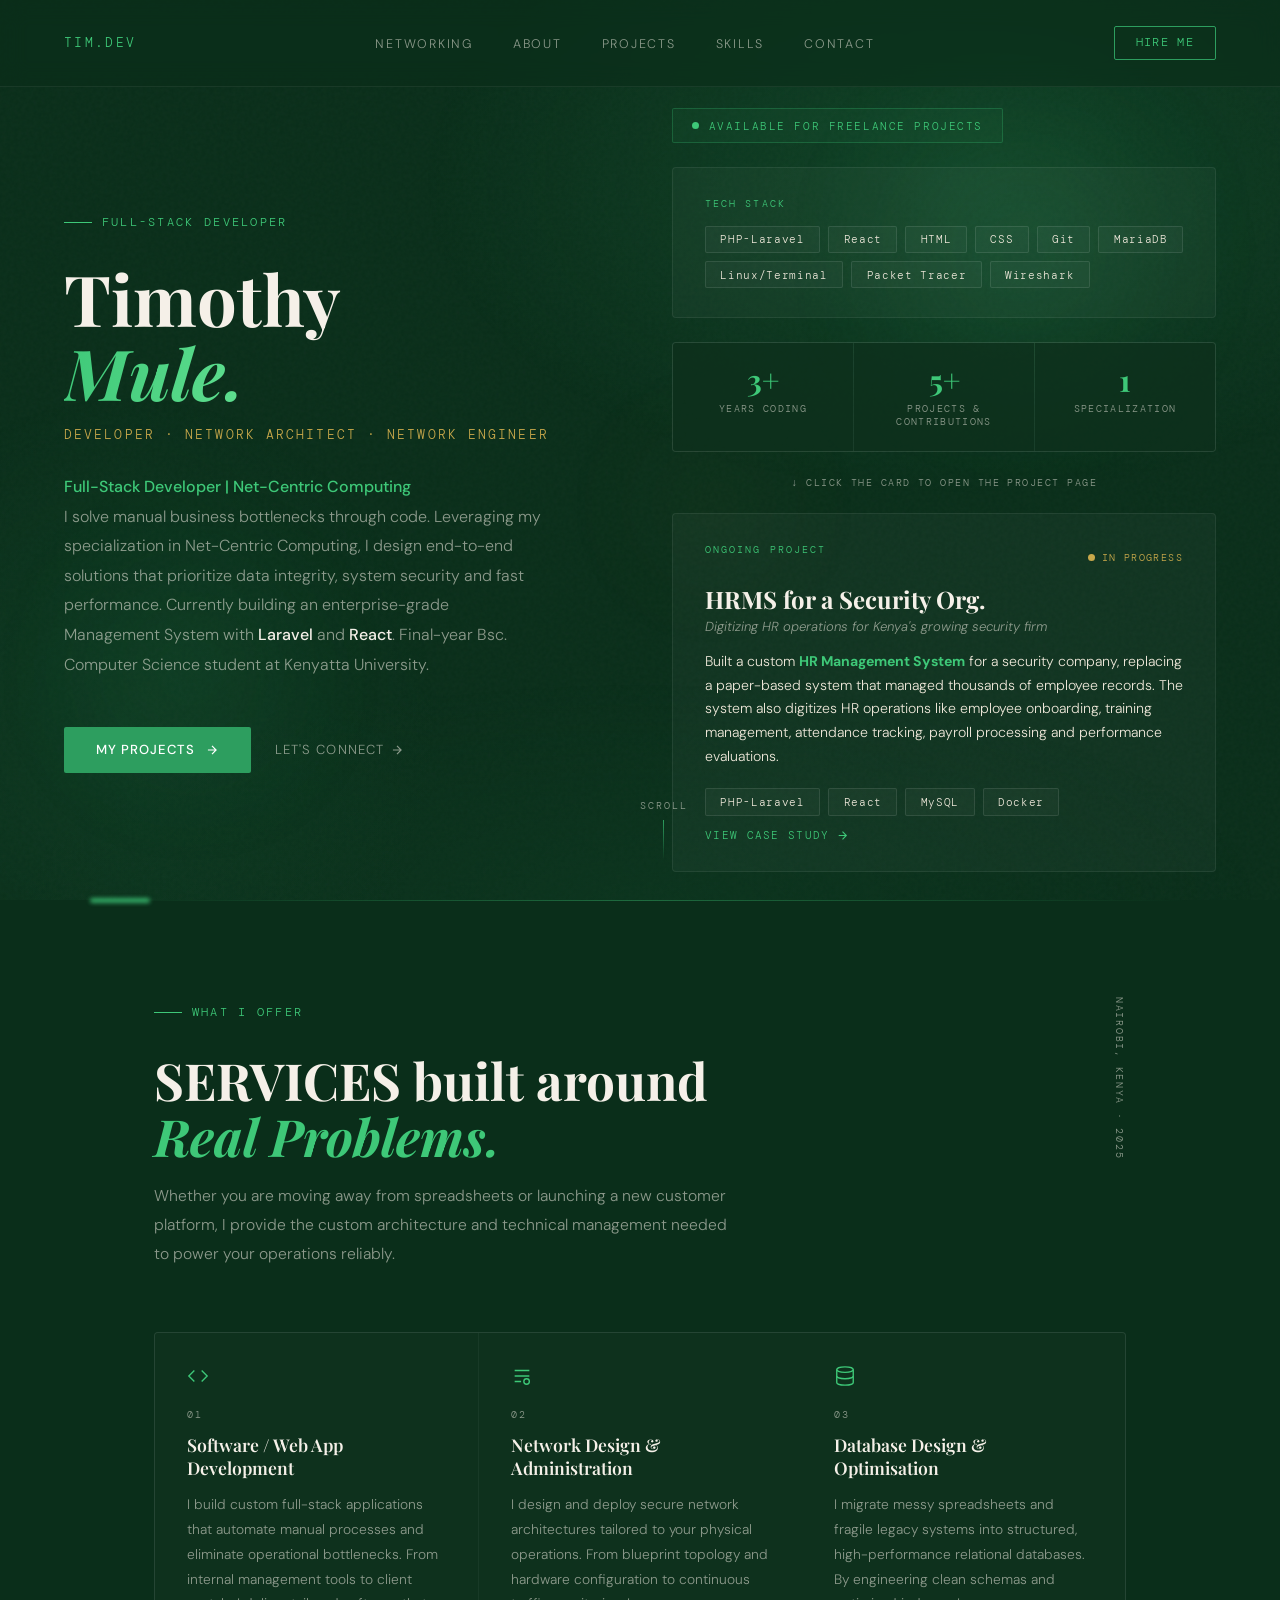
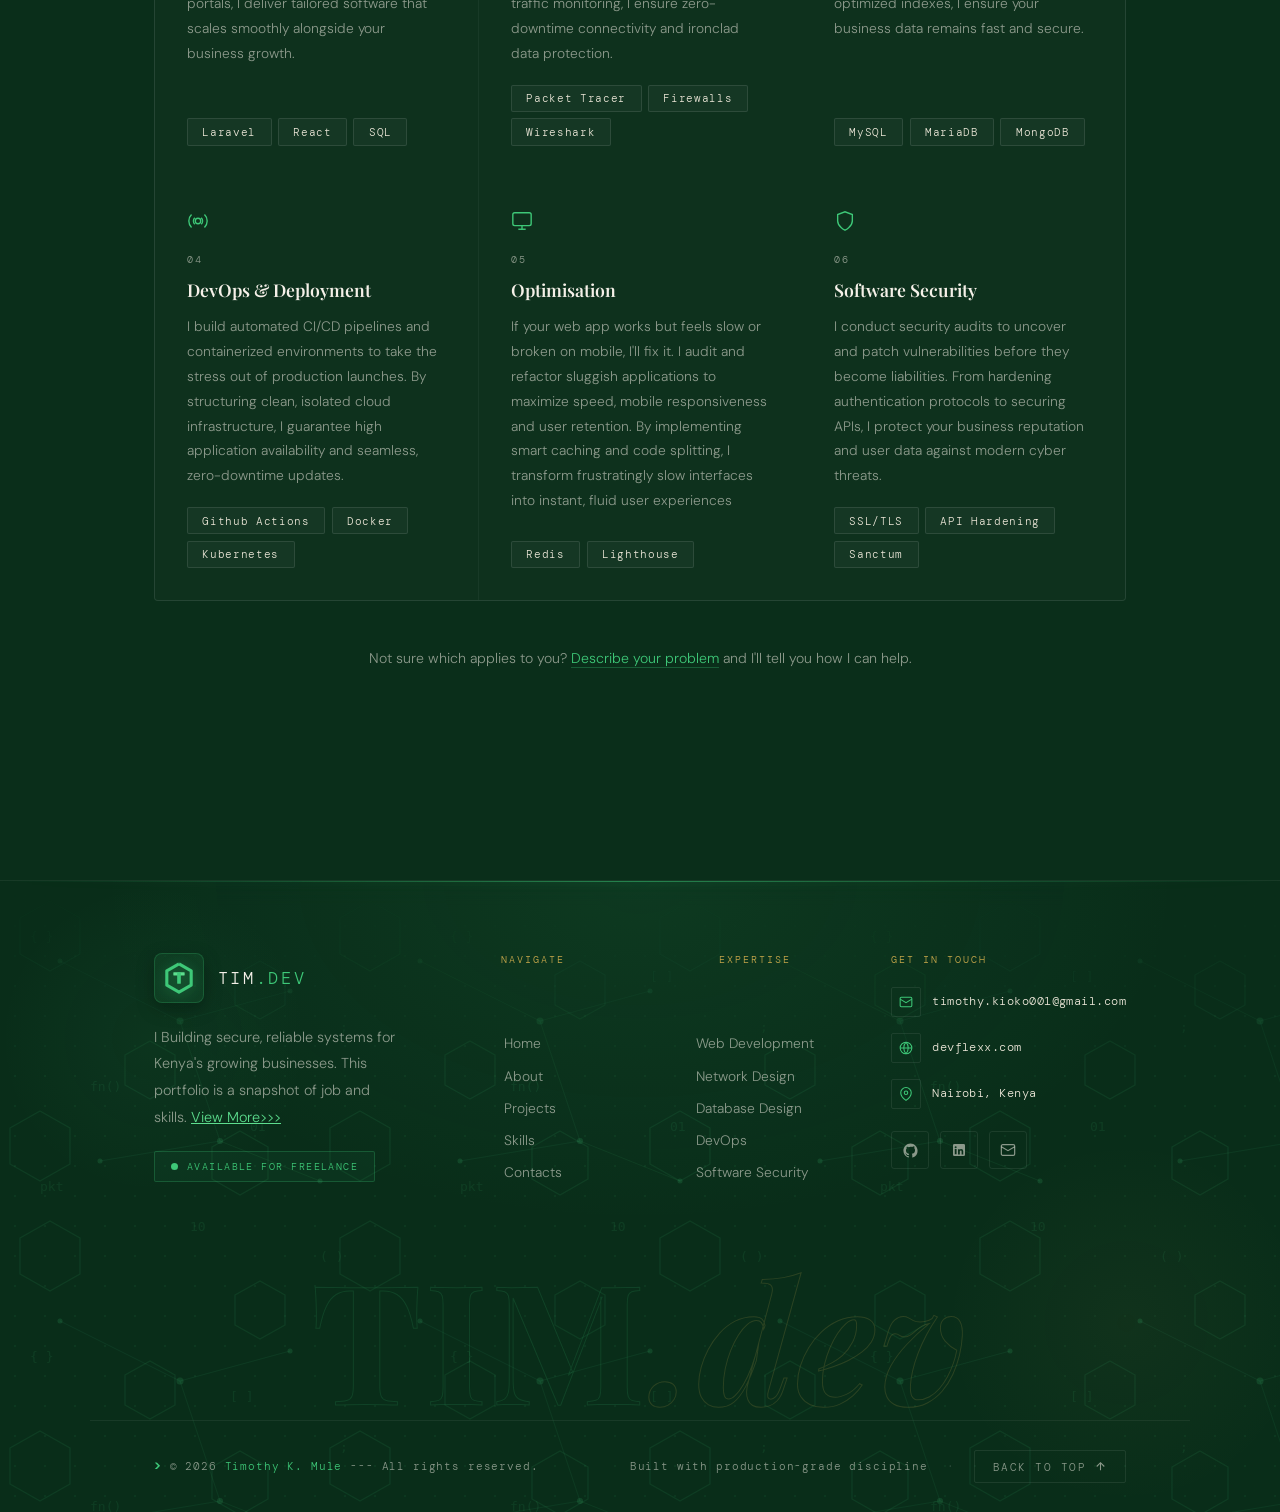
<file: index.html>
<!DOCTYPE html>
<html lang="en">
<head>
  <meta charset="UTF-8" />
  <meta name="viewport" content="width=device-width, initial-scale=1.0"/>
  <title>Full-Stack Developer - TIM</title>
  <link href="https://fonts.googleapis.com/css2?family=Playfair+Display:wght@400;600;700&family=DM+Sans:wght@300;400;500&family=DM+Mono:wght@400;500&display=swap" rel="stylesheet"/>
  <link rel="stylesheet" href="style.css"/>
  <link rel="stylesheet" href="index.css"/>
  <link rel="stylesheet" href="footer.css"/>
</head>
<body id="top">

  <div class="bg-glow"></div>

  <!-- NAV -->
  <nav>
    <div class="nav-logo">TIM.dev</div>
    <ul class="nav-links">
      <li><a href="network.html">Networking</a></li>
      <li><a href="about.html">About</a></li>
      <li><a href="projects.html">Projects</a></li>
      <li><a href="skills.html">Skills</a></li>
      <li><a href="contacts.html">Contact</a></li>
    </ul>
    <a href="mailto:timothy.kioko001@gmail.com" class="nav-cta">Hire Me</a>

    <button class="nav-hamburger" id="navToggle" aria-label="Toggle menu">
      <span></span>
      <span></span>
      <span></span>
    </button>

    <!-- MOBILE MENU -->
    <div class="nav-mobile" id="navMobile">
      <ul class="nav-mobile-links">
        <li><a href="index.html#services" onclick="closeMobileNav()">Services</a></li>
        <li><a href="about.html" onclick="closeMobileNav()">About</a></li>
        <li><a href="projects.html" onclick="closeMobileNav()">Projects</a></li>
        <li><a href="skills.html" onclick="closeMobileNav()">Skills</a></li>
        <li><a href="contacts.html" onclick="closeMobileNav()">Contact</a></li>
      </ul>
      <a href="mailto:timothy.kioko001@gmail.com" class="nav-cta" style="display:inline-flex;">Hire Me</a>
    </div>
  </nav>

  <!-- HERO -->
  <section class="hero">

    <!-- floating ambient orbs -->
    <div class="hero-orbs" aria-hidden="true">
      <div class="hero-orb orb-1"></div>
      <div class="hero-orb orb-2"></div>
      <div class="hero-orb orb-3"></div>
    </div>

    <!-- LEFT COLUMN -->
    <div class="hero-left">
      <div class="hero-tag reveal d-1">Full-stack Developer</div>

      <h1 class="hero-name reveal d-3">
        Timothy<br><span>Mule.</span>
      </h1>

      <div class="hero-title reveal d-3">Developer · Network Architect · Network Engineer</div>

      <p class="hero-desc reveal d-4">
        <strong style="color: #3ec878;">Full-Stack Developer | Net-Centric Computing</strong></br>
        I solve manual business bottlenecks through code. Leveraging my specialization in Net-Centric Computing,
        I design end-to-end solutions that prioritize data integrity, system security and fast performance.
        Currently building an enterprise-grade Management System with <strong>Laravel</strong> and <strong>React</strong>.
        Final-year Bsc. Computer Science student at Kenyatta University.
      </p>

      <div class="hero-actions reveal d-5">
        <a href="projects.html" class="btn-primary">
          My Projects
          <svg width="14" height="14" viewBox="0 0 24 24" fill="none" stroke="currentColor" stroke-width="2">
            <path d="M5 12h14M12 5l7 7-7 7"/>
          </svg>
        </a>
        <a href="mailto:timothy.kioko001@gmail.com" class="btn-ghost">
          Let's Connect
          <svg width="14" height="14" viewBox="0 0 24 24" fill="none" stroke="currentColor" stroke-width="2">
            <path d="M5 12h14M12 5l7 7-7 7"/>
          </svg>
        </a>
      </div>
    </div>

    <!-- RIGHT COLUMN -->
    <div class="hero-right">

      <div class="availability reveal from-right d-2">
        <span class="dot"></span>
        Available for freelance projects
      </div>

      <div class="stack-card reveal from-right d-3">
        <div class="stack-label">Tech Stack</div>
        <div class="stack-pills">
          <span class="pill">PHP-Laravel</span>
          <span class="pill">React</span>
          <span class="pill">HTML</span>
          <span class="pill">CSS</span>
          <span class="pill">Git</span>
          <span class="pill">MariaDB</span>
          <span class="pill">Linux/Terminal</span>
          <span class="pill">Packet Tracer</span>
          <span class="pill">Wireshark</span>
        </div>
      </div>

      <div class="stat-row reveal from-right d-4">
        <div class="stat">
          <div class="stat-number">3+</div>
          <div class="stat-label">Years Coding</div>
        </div>
        <div class="stat">
          <div class="stat-number">5+</div>
          <div class="stat-label">Projects &amp; Contributions</div>
        </div>
        <div class="stat">
          <div class="stat-number">1</div>
          <div class="stat-label">Specialization</div>
        </div>
      </div>

      <p class="hint reveal from-right d-5">↓ Click the card to open the project page</p>

      <a href="hrms-project.html" class="project-card reveal from-right d-5">
        <div class="project-card-top">
          <div class="stack-label">Ongoing Project</div>
          <span class="project-status">
            <span class="dot-gold"></span> In Progress
          </span>
        </div>
        <h3 class="project-headline">HRMS for a Security Org.</h3>
        <p class="project-subline">Digitizing HR operations for Kenya's growing security firm</p>
        <p class="building-text">
          Built a custom <strong>HR Management System</strong> for a security company, replacing a paper-based system that managed thousands of employee records. The system also digitizes HR operations like employee onboarding, training management, attendance tracking, payroll processing and performance evaluations.
        </p>
        <div class="project-card-footer">
          <div class="stack-pills" style="margin-top: 0;">
            <span class="pill">PHP-Laravel</span>
            <span class="pill">React</span>
            <span class="pill">MySQL</span>
            <span class="pill">Docker</span>
          </div>
          <span class="project-arrow">
            View Case Study
            <svg width="13" height="13" viewBox="0 0 24 24" fill="none" stroke="currentColor" stroke-width="2">
              <path d="M5 12h14M12 5l7 7-7 7"/>
            </svg>
          </span>
        </div>
      </a>

    </div>

    <div class="scroll-hint">
      <span>Scroll</span>
      <div class="scroll-line"></div>
    </div>

  </section>

  <!-- ANIMATED SECTION DIVIDER -->
  <div class="section-divider" aria-hidden="true"></div>

  <!-- SERVICES -->
  <section class="services-section" id="services">

    <div class="services-header">
      <div class="hero-tag reveal">What I Offer</div>
      <h2 class="services-title reveal d-1">SERVICES built around<br><span>Real Problems.</span></h2>
      <p class="services-intro reveal d-2">
        Whether you are moving away from spreadsheets or launching a new customer platform,
        I provide the custom architecture and technical management needed to power your operations reliably.
      </p>
    </div>

    <div class="services-grid">

      <div class="service-card reveal from-scale d-1">
        <div class="service-icon">
          <svg width="22" height="22" viewBox="0 0 24 24" fill="none" stroke="currentColor" stroke-width="1.5">
            <polyline points="16 18 22 12 16 6"/>
            <polyline points="8 6 2 12 8 18"/>
          </svg>
        </div>
        <div class="service-number">01</div>
        <h3 class="service-title">Software / Web App Development</h3>
        <p class="service-desc">I build custom full-stack applications that automate manual processes and eliminate operational
           bottlenecks. From internal management tools to client portals, I deliver tailored software that scales smoothly alongside your business growth.</p>
        <div class="service-pills">
          <span class="pill">Laravel</span>
          <span class="pill">React</span>
          <span class="pill">SQL</span>
        </div>
      </div>

      <div class="service-card reveal from-scale d-2">
        <div class="service-icon">
          <svg width="22" height="22" viewBox="0 0 24 24" fill="none" stroke="currentColor" stroke-width="1.5">
            <path d="M4 6h16M4 12h16M4 18h7"/>
            <circle cx="17" cy="18" r="3"/>
          </svg>
        </div>
        <div class="service-number">02</div>
        <h3 class="service-title">Network Design &amp; Administration</h3>
        <p class="service-desc">I design and deploy secure network architectures tailored to your physical 
          operations. From blueprint topology and hardware configuration to continuous traffic monitoring, I ensure zero-downtime connectivity and ironclad data protection.</p>
        <div class="service-pills">
          <span class="pill">Packet Tracer</span>
          <span class="pill">Firewalls</span>
          <span class="pill">Wireshark</span>
        </div>
      </div>

      <div class="service-card reveal from-scale d-3">
        <div class="service-icon">
          <svg width="22" height="22" viewBox="0 0 24 24" fill="none" stroke="currentColor" stroke-width="1.5">
            <ellipse cx="12" cy="5" rx="9" ry="3"/>
            <path d="M21 12c0 1.66-4 3-9 3s-9-1.34-9-3"/>
            <path d="M3 5v14c0 1.66 4 3 9 3s9-1.34 9-3V5"/>
          </svg>
        </div>
        <div class="service-number">03</div>
        <h3 class="service-title">Database Design &amp; Optimisation</h3>
        <p class="service-desc">I migrate messy spreadsheets and fragile legacy systems into structured, 
          high-performance relational databases. By engineering clean schemas and optimized indexes, I ensure your business data remains fast and secure.</p>
        <div class="service-pills">
          <span class="pill">MySQL</span>
          <span class="pill">MariaDB</span>
          <span class="pill">MongoDB</span>
        </div>
      </div>

      <div class="service-card reveal from-scale d-1">
        <div class="service-icon">
          <svg width="22" height="22" viewBox="0 0 24 24" fill="none" stroke="currentColor" stroke-width="1.5">
            <circle cx="12" cy="12" r="3"/>
            <path d="M19.07 4.93a10 10 0 010 14.14M4.93 4.93a10 10 0 000 14.14"/>
            <path d="M15.54 8.46a5 5 0 010 7.07M8.46 8.46a5 5 0 000 7.07"/>
          </svg>
        </div>
        <div class="service-number">04</div>
        <h3 class="service-title">DevOps &amp; Deployment</h3>
        <p class="service-desc">I build automated CI/CD pipelines and containerized environments to take the stress 
          out of production launches. By structuring clean, isolated cloud infrastructure, I guarantee high application availability and seamless, zero-downtime updates.</p>
        <div class="service-pills">
          <span class="pill">Github Actions</span>
          <span class="pill">Docker</span>
          <span class="pill">Kubernetes</span>
        </div>
      </div>

      <div class="service-card reveal from-scale d-2">
        <div class="service-icon">
          <svg width="22" height="22" viewBox="0 0 24 24" fill="none" stroke="currentColor" stroke-width="1.5">
            <rect x="2" y="3" width="20" height="14" rx="2" ry="2"/>
            <line x1="8" y1="21" x2="16" y2="21"/>
            <line x1="12" y1="17" x2="12" y2="21"/>
          </svg>
        </div>
        <div class="service-number">05</div>
        <h3 class="service-title">Optimisation</h3>
        <p class="service-desc">If your web app works but feels slow or broken on mobile, I'll fix it. I audit and refactor sluggish applications 
          to maximize speed, mobile responsiveness and user retention. By implementing smart caching and code splitting, I transform frustratingly slow interfaces into instant, fluid user experiences</p>
        <div class="service-pills">
          <span class="pill">Redis</span>
          <span class="pill">Lighthouse</span>
        </div>
      </div>

      <div class="service-card reveal from-scale d-3">
        <div class="service-icon">
          <svg width="22" height="22" viewBox="0 0 24 24" fill="none" stroke="currentColor" stroke-width="1.5">
            <path d="M12 22s8-4 8-10V5l-8-3-8 3v7c0 6 8 10 8 10z"/>
          </svg>
        </div>
        <div class="service-number">06</div>
        <h3 class="service-title">Software Security</h3>
        <p class="service-desc">I conduct security audits to uncover and patch vulnerabilities before 
          they become liabilities. From hardening authentication protocols to securing APIs, I protect your business reputation and user data against modern cyber threats.</p>
        <div class="service-pills">
          <span class="pill">SSL/TLS</span>
          <span class="pill">API Hardening</span>
          <span class="pill">Sanctum</span>
        </div>
      </div>

    </div>

    <p class="services-cta-note reveal">
      Not sure which applies to you?
      <a href="contacts.html">Describe your problem</a> and I'll tell you how I can help.
    </p>
    <br>
    <div class="corner-mark">Nairobi, Kenya · 2025</div>

  </section>

  <footer class="site-footer">
    <div class="footer-inner">

      <div class="footer-top">

        <!-- BRAND -->
        <div class="footer-brand reveal">
          <a href="index.html#top" class="footer-logo" aria-label="TIM.dev home">
            <span class="footer-logo-tile">
              <svg class="footer-logo-mark" viewBox="0 0 120 120" fill="none" xmlns="http://www.w3.org/2000/svg" aria-hidden="true">
                <path class="logo-hex"
                  d="M60 10 L103 34.5 L103 85.5 L60 110 L17 85.5 L17 34.5 Z"
                  stroke="#3ec878" stroke-width="11" stroke-linejoin="round"/>
                <g class="logo-core">
                  <rect x="40" y="40" width="40" height="11" rx="1.5" fill="#5dde8e"/>
                  <rect x="53.5" y="40" width="13" height="40" rx="1.5" fill="#3ec878"/>
                </g>
              </svg>
            </span>
            <span class="footer-logo-word">TIM<span>.dev</span></span>
          </a>

          <p class="footer-tagline">
            I Building
            secure, reliable systems for Kenya's growing businesses. This portfolio is a snapshot of job and skills.  <a style="color: #5dde8e;" href="github.html">View More>>></a> 
          </p>

          <div class="footer-status">
            <span class="footer-dot"></span>
            Available for freelance
          </div>
        </div>

        <!-- NAVIGATE -->
        <nav class="footer-col reveal d-1" aria-label="Footer navigation">
          <div class="footer-col-title">Navigate</div>
          <ul class="footer-links">
            <li><a href="index.html">Home</a></li>
            <li><a href="about.html">About</a></li>
            <li><a href="projects.html">Projects</a></li>
            <li><a href="skills.html">Skills</a></li>
            <li><a href="contacts.html">Contacts</a></li>
          </ul>
        </nav>

        <!-- SERVICES -->
        <nav class="footer-col reveal d-2" aria-label="Services">
          <div class="footer-col-title">Expertise</div>
          <ul class="footer-links">
            <li><a href="index.html#services">Web Development</a></li>
            <li><a href="index.html#services">Network Design</a></li>
            <li><a href="index.html#services">Database Design</a></li>
            <li><a href="index.html#services">DevOps</a></li>
            <li><a href="index.html#services">Software Security</a></li>
          </ul>
        </nav>

        <!-- CONTACT -->
        <div class="footer-col reveal d-3">
          <div class="footer-col-title">Get in Touch</div>

          <a href="mailto:timothy.kioko001@gmail.com" class="footer-contact-row">
            <span class="footer-contact-icon">
              <svg width="14" height="14" viewBox="0 0 24 24" fill="none" stroke="currentColor" stroke-width="1.8">
                <rect x="2" y="4" width="20" height="16" rx="2"/>
                <path d="M22 7l-10 6L2 7"/>
              </svg>
            </span>
            <span class="footer-contact-text">timothy.kioko001@gmail.com</span>
          </a>

          <a href="index.html" target="_blank" rel="noopener" class="footer-contact-row">
            <span class="footer-contact-icon">
              <svg width="14" height="14" viewBox="0 0 24 24" fill="none" stroke="currentColor" stroke-width="1.8">
                <circle cx="12" cy="12" r="10"/>
                <path d="M2 12h20M12 2a15 15 0 010 20M12 2a15 15 0 000 20"/>
              </svg>
            </span>
            <span class="footer-contact-text">devflexx.com</span>
          </a>

          <div class="footer-contact-row" style="cursor:default;">
            <span class="footer-contact-icon">
              <svg width="14" height="14" viewBox="0 0 24 24" fill="none" stroke="currentColor" stroke-width="1.8">
                <path d="M21 10c0 7-9 13-9 13s-9-6-9-13a9 9 0 0118 0z"/>
                <circle cx="12" cy="10" r="3"/>
              </svg>
            </span>
            <span class="footer-contact-text">Nairobi, Kenya</span>
          </div>

          <!-- SOCIALS -->
          <div class="footer-socials">
            <a href="github.html" class="footer-social" aria-label="GitHub">
              <svg width="17" height="17" viewBox="0 0 24 24" fill="currentColor">
                <path d="M12 2C6.48 2 2 6.58 2 12.25c0 4.53 2.87 8.37 6.84 9.73.5.1.68-.22.68-.49 0-.24-.01-.88-.01-1.73-2.78.62-3.37-1.37-3.37-1.37-.45-1.18-1.11-1.49-1.11-1.49-.91-.64.07-.62.07-.62 1 .07 1.53 1.06 1.53 1.06.89 1.56 2.34 1.11 2.91.85.09-.66.35-1.11.63-1.37-2.22-.26-4.55-1.14-4.55-5.07 0-1.12.39-2.03 1.03-2.75-.1-.26-.45-1.3.1-2.71 0 0 .84-.27 2.75 1.05A9.4 9.4 0 0112 6.84c.85 0 1.71.12 2.51.34 1.91-1.32 2.75-1.05 2.75-1.05.55 1.41.2 2.45.1 2.71.64.72 1.03 1.63 1.03 2.75 0 3.94-2.34 4.81-4.57 5.06.36.32.68.94.68 1.9 0 1.37-.01 2.47-.01 2.81 0 .27.18.6.69.49A10.02 10.02 0 0022 12.25C22 6.58 17.52 2 12 2z"/>
              </svg>
            </a>
            <a href="https://www.linkedin.com/in/timothy-kioko-11363718b" target="_blank" rel="noopener" class="footer-social" aria-label="LinkedIn">
              <svg width="16" height="16" viewBox="0 0 24 24" fill="currentColor">
                <path d="M19 3a2 2 0 012 2v14a2 2 0 01-2 2H5a2 2 0 01-2-2V5a2 2 0 012-2h14zM8.34 18.34V10.5H5.67v7.84h2.67zM7 9.34a1.55 1.55 0 100-3.1 1.55 1.55 0 000 3.1zm11.34 9V14c0-2.3-1.23-3.37-2.87-3.37-1.32 0-1.91.73-2.24 1.24v-1.06h-2.67v7.84h2.67v-4.38c0-.23.02-.46.09-.63.18-.46.6-.94 1.31-.94.92 0 1.29.7 1.29 1.73v4.22h2.67z"/>
              </svg>
            </a>
            <a href="mailto:timothy.kioko001@gmail.com" class="footer-social" aria-label="Email">
              <svg width="16" height="16" viewBox="0 0 24 24" fill="none" stroke="currentColor" stroke-width="1.8">
                <rect x="2" y="4" width="20" height="16" rx="2"/>
                <path d="M22 7l-10 6L2 7"/>
              </svg>
            </a>
          </div>
        </div>

      </div>

      <!-- BIG WORDMARK -->
      <div class="footer-wordmark" aria-hidden="true">
        <div class="footer-wordmark-text">TIM<span>.dev</span></div>
      </div>

    </div>

    <!-- BOTTOM BAR -->
    <div class="footer-bottom">
      <div class="footer-copy">© 2026 <span>Timothy K. Mule</span> --- All rights reserved.</div>
      <div class="footer-meta">
        <span>Built with production-grade discipline</span>
        <span class="footer-meta-sep">·</span>
        <a href="#top" class="footer-totop">
          Back to top
          <svg width="13" height="13" viewBox="0 0 24 24" fill="none" stroke="currentColor" stroke-width="2">
            <path d="M12 19V5M5 12l7-7 7 7"/>
          </svg>
        </a>
      </div>
    </div>
  </footer>

  <script src="scripts.js"></script>

  <!-- MOTION: scroll-reveal observer + mobile-nav fallbacks -->
  <script>
    (function () {
      // ── Scroll-reveal via IntersectionObserver ──
      var reveals = document.querySelectorAll('.reveal');
      if ('IntersectionObserver' in window && reveals.length) {
        var io = new IntersectionObserver(function (entries) {
          entries.forEach(function (entry) {
            if (entry.isIntersecting) {
              entry.target.classList.add('is-visible');
              io.unobserve(entry.target);
            }
          });
        }, { threshold: 0.08 });
        reveals.forEach(function (el) {
          // anything already on-screen at load reveals immediately
          var r = el.getBoundingClientRect();
          if (r.top < window.innerHeight && r.bottom > 0) {
            el.classList.add('is-visible');
          } else {
            io.observe(el);
          }
        });
      } else {
        reveals.forEach(function (el) { el.classList.add('is-visible'); });
      }

      // Safety net: any .reveal scrolled near/past the viewport still shows.
      window.addEventListener('scroll', function () {
        document.querySelectorAll('.reveal:not(.is-visible)').forEach(function (el) {
          var r = el.getBoundingClientRect();
          if (r.top < window.innerHeight * 0.95) el.classList.add('is-visible');
        });
      }, { passive: true });

      // ── Mobile nav toggle (fallback if scripts.js doesn't bind it) ──
      
    })();
  </script>

</body>
</html>
</file>
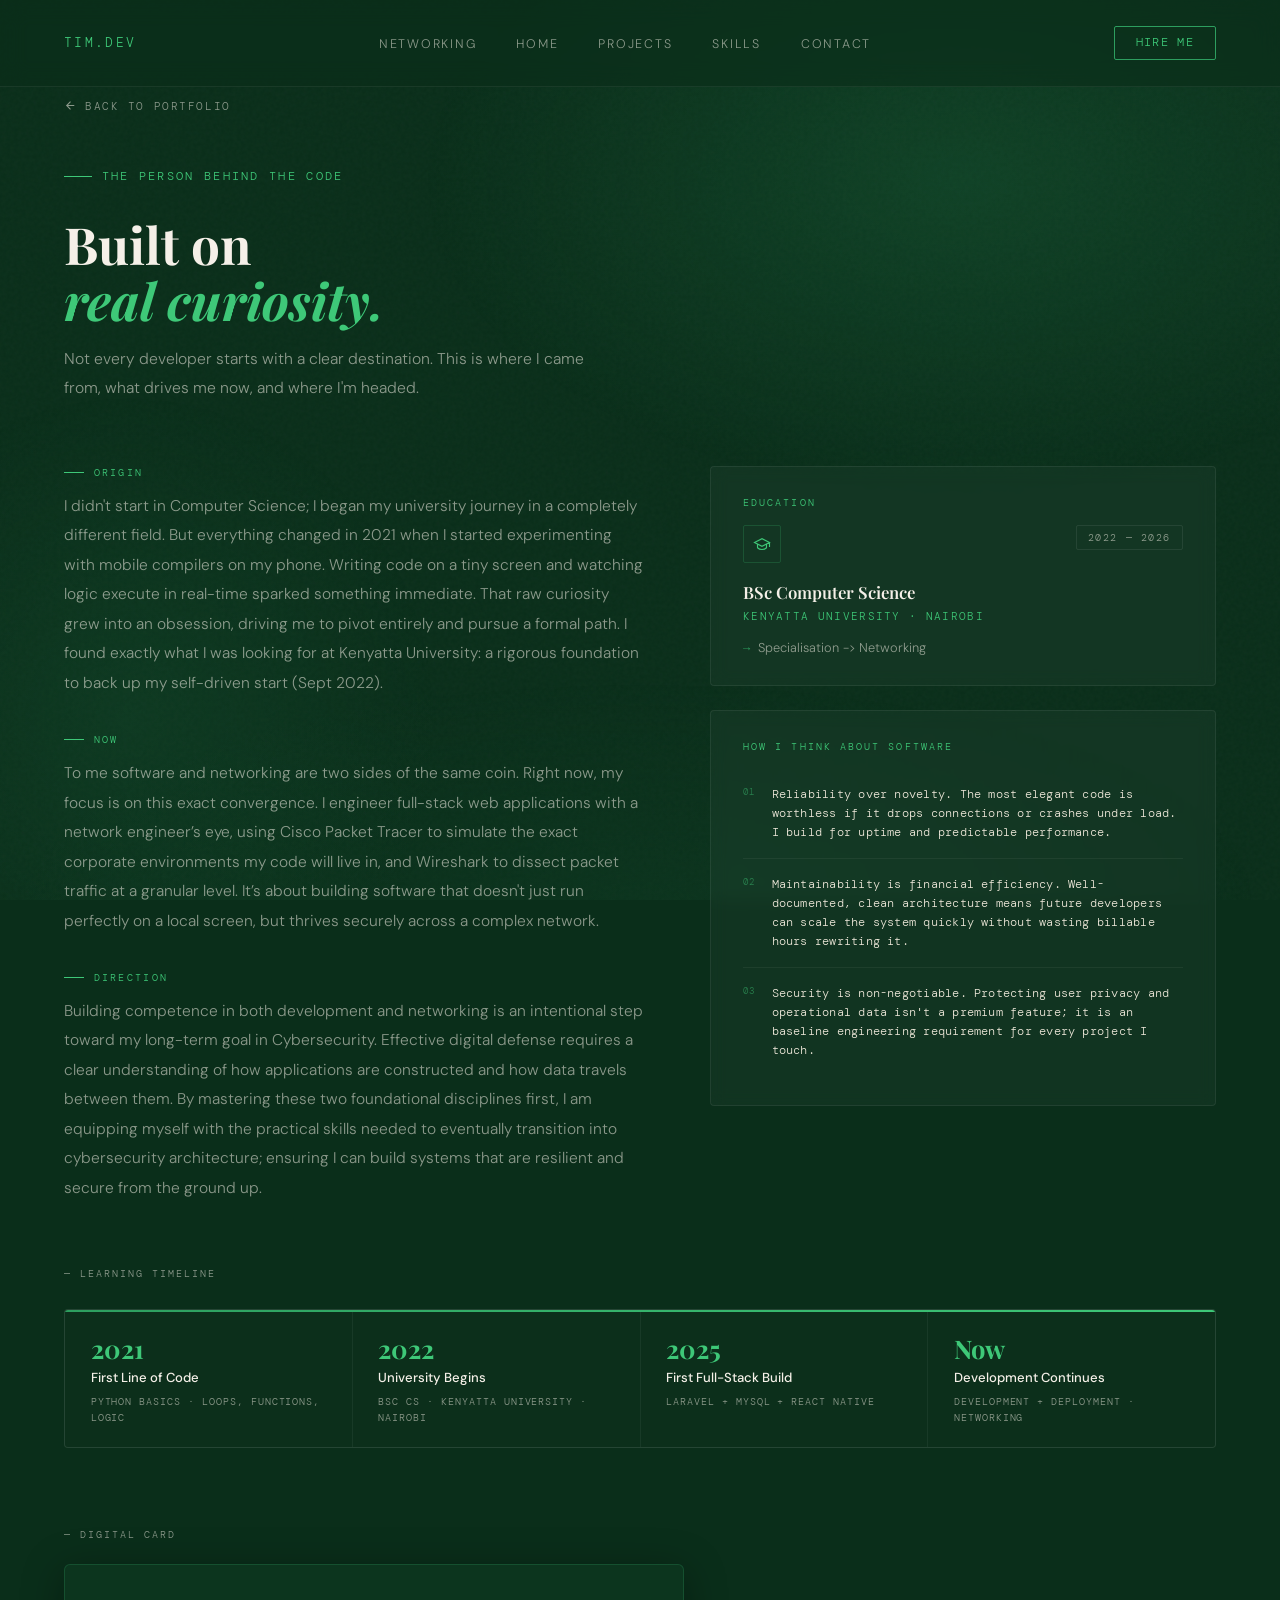
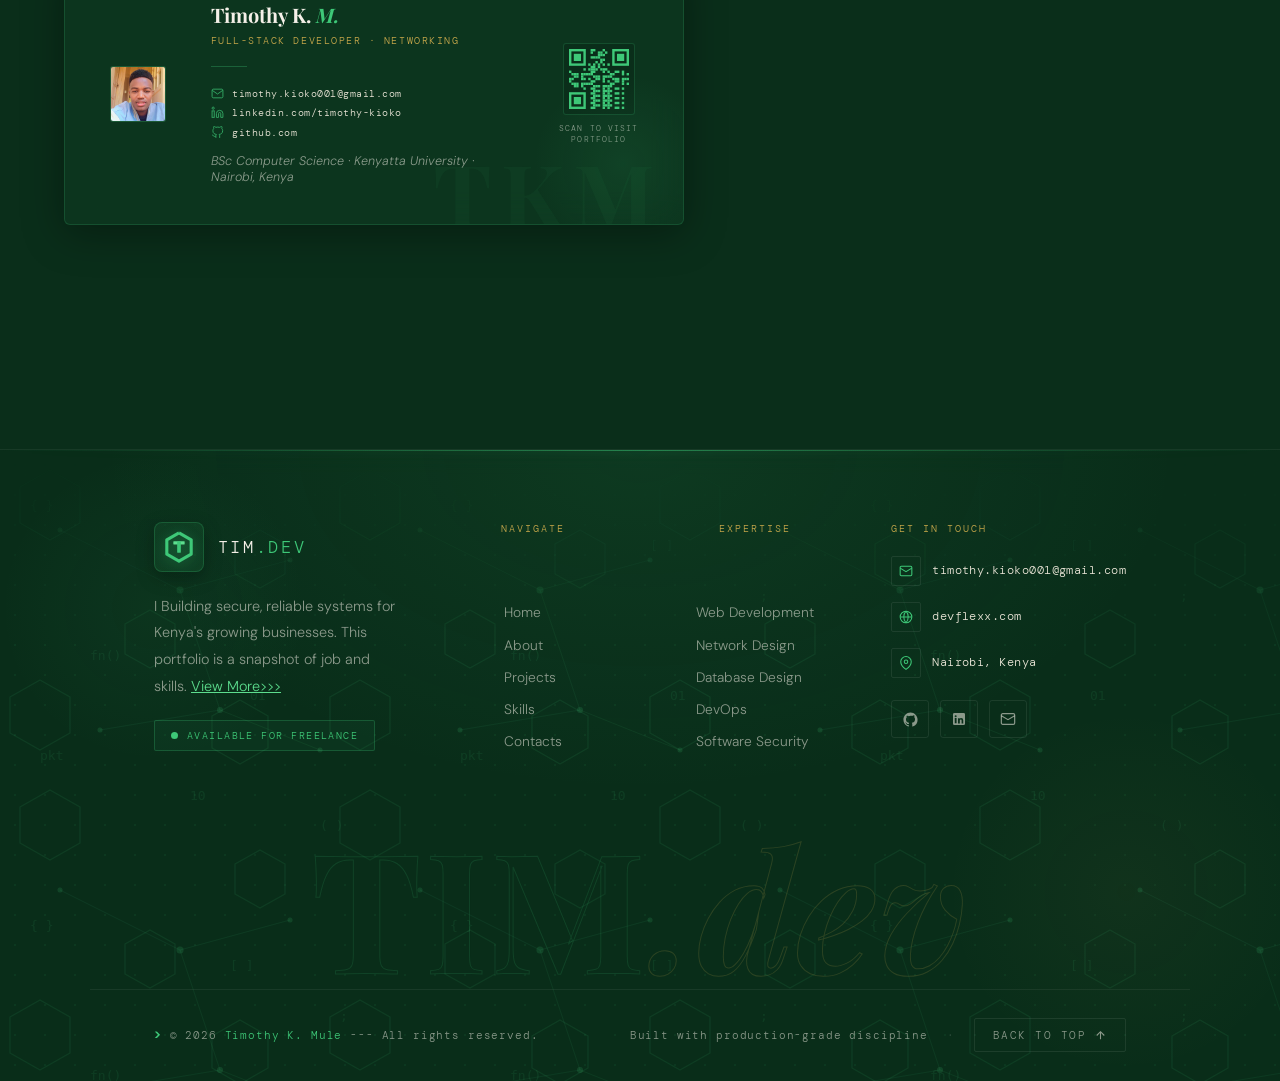
<file: about.html>
<!DOCTYPE html>
<html lang="en">
<head>
  <meta charset="UTF-8" />
  <meta name="viewport" content="width=device-width, initial-scale=1.0"/>
  <title>TIM.DEV</title>
  <link href="https://fonts.googleapis.com/css2?family=Playfair+Display:wght@400;600;700&family=DM+Sans:wght@300;400;500&family=DM+Mono:wght@400;500&display=swap" rel="stylesheet"/>
  <link rel="stylesheet" href="style.css"/>
  <link rel="stylesheet" href="footer.css"/>

</head>
<body>

  <div class="bg-glow"></div>

   <!-- NAV -->
  <nav>
    <div class="nav-logo">TIM.dev</div>
    <ul class="nav-links">
      <li><a href="network.html">Networking</a></li>
      <li><a href="index.html">Home</a></li>
      <li><a href="projects.html">Projects</a></li>
      <li><a href="skills.html">Skills</a></li>
      <li><a href="contacts.html">Contact</a></li>
    </ul>
    <a href="mailto:timothy.kioko001@gmail.com" class="nav-cta">Hire Me</a>

    <button class="nav-hamburger" id="navToggle" aria-label="Toggle menu">
  <span></span>
  <span></span>
  <span></span>
</button>

<!-- MOBILE MENU -->
 <div class="nav-mobile" id="navMobile">
  <ul class="nav-mobile-links">
    <li ><a href="network.html" onclick="closeMobileNav()">Networking</a></li>
    <li><a href="index.html" onclick="closeMobileNav()">Home</a></li>
    <li><a href="projects.html" onclick="closeMobileNav()">Projects</a></li>
    <li><a href="skills.html" onclick="closeMobileNav()">Skills</a></li>
    <li><a href="contacts.html" onclick="closeMobileNav()">Contact</a></li>
  </ul>
  <a href="mailto:timothy.kioko001@gmail.com" class="nav-cta" style="display:inline-flex;">Hire Me</a>
  </div>
  </nav>
   
  <section class="about-section" id="about">

    <a href="index.html" class="back-link">
      <svg width="13" height="13" viewBox="0 0 24 24" fill="none" stroke="currentColor" stroke-width="2">
        <path d="M19 12H5M12 19l-7-7 7-7"/>
      </svg>
      Back to Portfolio
    </a>

    <!-- HEADER -->
    <div class="about-header fade-up">
      <div class="hero-tag">The Person Behind the Code</div>
      <h2 class="about-title">Built on<br><span>real curiosity.</span></h2>
      <p class="about-intro">
        Not every developer starts with a clear destination.
        This is where I came from, what drives me now, and where I'm headed.
      </p>
    </div>

    <!-- TWO COLUMN GRID -->
    <div class="about-grid">

      <!-- LEFT — THE STORY -->
      <div class="about-story">

        <div class="story-block fade-up delay-1">
          <div class="story-marker">Origin</div>
          <p class="story-text">
              I didn't start in Computer Science; I began my university journey in a completely different field. 
              But everything changed in 2021 when I started experimenting with mobile compilers on my phone. 
              Writing code on a tiny screen and watching logic execute in real-time sparked something immediate. 
              That raw curiosity grew into an obsession, driving me to pivot entirely and pursue a formal path. 
              I found exactly what I was looking for at Kenyatta University: a rigorous foundation to back up my self-driven start (Sept 2022).
          </p>
        </div>

        <div class="story-block fade-up delay-2">
          <div class="story-marker">Now</div>
          <p class="story-text">
              To me software and networking are two sides of the same coin. Right now, my focus is on this exact 
              convergence. I engineer full-stack web applications with a network engineer’s eye, 
              using Cisco Packet Tracer to simulate the exact corporate environments my code will 
              live in, and Wireshark to dissect packet traffic at a granular level. It’s about 
              building software that doesn't just run perfectly on a local screen, but thrives 
              securely across a complex network.
          </p>
        </div>

        <div class="story-block fade-up delay-3">
          <div class="story-marker">Direction</div>
          <p class="story-text">
              Building competence in both development and networking is an intentional step 
              toward my long-term goal in Cybersecurity. Effective digital defense requires a clear 
              understanding of how applications are constructed and how data travels between 
              them. By mastering these two foundational disciplines first, I am equipping myself with 
              the practical skills needed to eventually transition into cybersecurity architecture; ensuring 
              I can build systems that are resilient and secure from the ground up.
          </p>
        </div>

      </div>

      <!-- RIGHT — CARDS -->
      <div class="about-cards">

        <!-- EDUCATION CARD -->
        <div class="edu-card fade-up delay-1">
          <div class="stack-label">Education</div>
          <div class="edu-card-top">
            <div class="edu-icon">
              <svg width="18" height="18" viewBox="0 0 24 24" fill="none" stroke="currentColor" stroke-width="1.5">
                <path d="M22 10v6M2 10l10-5 10 5-10 5z"/>
                <path d="M6 12v5c3 3 9 3 12 0v-5"/>
              </svg>
            </div>
            <div class="edu-year">2022 — 2026</div>
          </div>
          <div class="edu-degree">BSc Computer Science</div>
          <div class="edu-school">Kenyatta University · Nairobi</div>
          <div class="edu-spec">Specialisation -> Networking</div>
        </div>

        <!-- VALUES CARD -->
        <div class="values-card fade-up delay-2">
          <div class="stack-label">How I Think About Software</div>
          <ul class="values-list">
            <li class="value-item">
              <span class="value-number">01</span>
              <span class="value-text">Reliability over novelty. The most elegant code is worthless if it drops connections or crashes under load. I build for uptime and predictable performance.</span>
            </li>
            <li class="value-item">
              <span class="value-number">02</span>
              <span class="value-text">Maintainability is financial efficiency. Well-documented, clean architecture means future developers can scale the system quickly without wasting billable hours rewriting it.</span>
            </li>
            <li class="value-item">
              <span class="value-number">03</span>
              <span class="value-text">Security is non-negotiable. Protecting user privacy and operational data isn't a premium feature; it is an baseline engineering requirement for every project I touch.</span>
            </li>
          </ul>
        </div>

      </div>

    </div><!-- /about-grid -->

    <!-- ─── LEARNING TIMELINE ─── -->
    <div class="about-timeline fade-up">
      <div class="timeline-label">— Learning Timeline</div>
      <div class="timeline-track" id="timelineTrack">

        <div class="timeline-node">
          <div class="timeline-year">2021</div>
          <div class="timeline-event">First Line of Code</div>
          <div class="timeline-desc">Python basics · Loops, functions, logic</div>
        </div>

        <div class="timeline-node">
          <div class="timeline-year">2022</div>
          <div class="timeline-event">University Begins</div>
          <div class="timeline-desc">BSc CS · Kenyatta University · Nairobi</div>
        </div>

        <div class="timeline-node">
          <div class="timeline-year">2025</div>
          <div class="timeline-event">First Full-Stack Build</div>
          <div class="timeline-desc">Laravel + MySQL + React Native</div>
        </div>

        <div class="timeline-node">
          <div class="timeline-year">Now</div>
          <div class="timeline-event">Development Continues</div>
          <div class="timeline-desc">Development + Deployment · Networking</div>
        </div>

      </div>
    </div><!-- /timeline -->

    <!-- ─── BUSINESS CARD ─── -->
    <div class="biz-card-wrapper fade-up">
      <div class="biz-card-label">— Digital Card</div>

      <div class="biz-card">

        <!-- PHOTO -->
        <div class="biz-photo-col">
          <div class="biz-photo-frame">
            <img 
                src="Elements/profile1.jpeg" 
                alt="Timothy K. Mule"
                onerror="this.style.display='none'; this.nextElementSibling.style.display='flex';"
            />
            <div class="biz-photo-placeholder" style="display:none;">
                <svg width="32" height="32" viewBox="0 0 24 24" fill="none" stroke="currentColor" stroke-width="1">
                <circle cx="12" cy="8" r="4"/>
                <path d="M4 20c0-4 3.6-7 8-7s8 3 8 7"/>
                </svg>
                <div class="biz-photo-hint">Add<br>Photo</div>
            </div>
            </div>

        </div>

        <!-- INFO -->
        <div class="biz-info-col">
          <div class="biz-name">Timothy K. <span>M.</span></div>
          <div class="biz-role">Full-Stack Developer · Networking</div>
          <div class="biz-divider"></div>
          <div class="biz-contacts">
            <a href="mailto:timothy.kioko001@gmail.com" class="biz-contact-line">
              <svg class="biz-contact-icon" width="13" height="13" viewBox="0 0 24 24" fill="none" stroke="currentColor" stroke-width="1.8">
                <path d="M4 4h16c1.1 0 2 .9 2 2v12c0 1.1-.9 2-2 2H4c-1.1 0-2-.9-2-2V6c0-1.1.9-2 2-2z"/>
                <polyline points="22,6 12,13 2,6"/>
              </svg>
              <span class="biz-contact-text">timothy.kioko001@gmail.com</span>
            </a>
            <a href="https://www.linkedin.com/in/timothy-kioko-11363718b?utm_source=share&utm_campaign=share_via&utm_content=profile&utm_medium=android_app" target="_blank" class="biz-contact-line">
              <svg class="biz-contact-icon" width="13" height="13" viewBox="0 0 24 24" fill="none" stroke="currentColor" stroke-width="1.8">
                <path d="M16 8a6 6 0 016 6v7h-4v-7a2 2 0 00-2-2 2 2 0 00-2 2v7h-4v-7a6 6 0 016-6z"/>
                <rect x="2" y="9" width="4" height="12"/>
                <circle cx="4" cy="4" r="2"/>
              </svg>
              <span class="biz-contact-text">linkedin.com/timothy-kioko</span>
            </a>
            <a href="github.html" target="_blank" class="biz-contact-line">
              <svg class="biz-contact-icon" width="13" height="13" viewBox="0 0 24 24" fill="none" stroke="currentColor" stroke-width="1.8">
                <path d="M9 19c-5 1.5-5-2.5-7-3m14 6v-3.87a3.37 3.37 0 00-.94-2.61c3.14-.35 6.44-1.54 6.44-7A5.44 5.44 0 0020 4.77 5.07 5.07 0 0019.91 1S18.73.65 16 2.48a13.38 13.38 0 00-7 0C6.27.65 5.09 1 5.09 1A5.07 5.07 0 005 4.77a5.44 5.44 0 00-1.5 3.78c0 5.42 3.3 6.61 6.44 7A3.37 3.37 0 009 18.13V22"/>
              </svg>
              <span class="biz-contact-text">github.com</span>
            </a>
          </div>
          <div class="biz-uni-line">
            <span class="biz-uni-text">BSc Computer Science · Kenyatta University · Nairobi, Kenya</span>
          </div>
        </div>

        <!-- QR CODE -->
        <div class="biz-qr-col">
          <!-- QR encodes: https://timothymule.github.io — replace URL to match your live domain -->
          <div class="biz-qr-frame">
            <svg xmlns="http://www.w3.org/2000/svg" width="200" height="200" viewBox="0 0 200 200">
              <rect width="200" height="200" fill="#0a2e1a"/>
              <!-- Finder: top-left -->
              <rect x="0" y="0" width="56" height="56" fill="#3ec878"/>
              <rect x="8" y="8" width="40" height="40" fill="#0a2e1a"/>
              <rect x="16" y="16" width="24" height="24" fill="#3ec878"/>
              <!-- Finder: top-right -->
              <rect x="144" y="0" width="56" height="56" fill="#3ec878"/>
              <rect x="152" y="8" width="40" height="40" fill="#0a2e1a"/>
              <rect x="160" y="16" width="24" height="24" fill="#3ec878"/>
              <!-- Finder: bottom-left -->
              <rect x="0" y="144" width="56" height="56" fill="#3ec878"/>
              <rect x="8" y="152" width="40" height="40" fill="#0a2e1a"/>
              <rect x="16" y="160" width="24" height="24" fill="#3ec878"/>
              <!-- Timing patterns -->
              <rect x="48" y="64" width="8" height="8" fill="#3ec878"/>
              <rect x="64" y="48" width="8" height="8" fill="#3ec878"/>
              <rect x="48" y="80" width="8" height="8" fill="#3ec878"/>
              <rect x="80" y="48" width="8" height="8" fill="#3ec878"/>
              <rect x="48" y="96" width="8" height="8" fill="#3ec878"/>
              <rect x="96" y="48" width="8" height="8" fill="#3ec878"/>
              <rect x="48" y="112" width="8" height="8" fill="#3ec878"/>
              <rect x="112" y="48" width="8" height="8" fill="#3ec878"/>
              <rect x="48" y="128" width="8" height="8" fill="#3ec878"/>
              <rect x="128" y="48" width="8" height="8" fill="#3ec878"/>
              <!-- Format / alignment modules -->
              <rect x="64" y="64" width="8" height="8" fill="#3ec878"/>
              <rect x="72" y="0" width="8" height="8" fill="#3ec878"/>
              <rect x="80" y="0" width="8" height="8" fill="#3ec878"/>
              <rect x="112" y="0" width="8" height="8" fill="#3ec878"/>
              <rect x="72" y="8" width="8" height="8" fill="#3ec878"/>
              <rect x="96" y="8" width="8" height="8" fill="#3ec878"/>
              <rect x="104" y="8" width="8" height="8" fill="#3ec878"/>
              <rect x="120" y="8" width="8" height="8" fill="#3ec878"/>
              <rect x="96" y="16" width="8" height="8" fill="#3ec878"/>
              <rect x="104" y="16" width="8" height="8" fill="#3ec878"/>
              <rect x="112" y="16" width="8" height="8" fill="#3ec878"/>
              <rect x="72" y="24" width="8" height="8" fill="#3ec878"/>
              <rect x="80" y="24" width="8" height="8" fill="#3ec878"/>
              <rect x="88" y="24" width="8" height="8" fill="#3ec878"/>
              <rect x="96" y="24" width="8" height="8" fill="#3ec878"/>
              <rect x="104" y="32" width="8" height="8" fill="#3ec878"/>
              <rect x="112" y="32" width="8" height="8" fill="#3ec878"/>
              <rect x="88" y="40" width="8" height="8" fill="#3ec878"/>
              <rect x="104" y="40" width="8" height="8" fill="#3ec878"/>
              <rect x="72" y="56" width="8" height="8" fill="#3ec878"/>
              <rect x="80" y="56" width="8" height="8" fill="#3ec878"/>
              <rect x="96" y="56" width="8" height="8" fill="#3ec878"/>
              <!-- Data region rows -->
              <rect x="72" y="64" width="8" height="8" fill="#3ec878"/>
              <rect x="80" y="64" width="8" height="8" fill="#3ec878"/>
              <rect x="88" y="64" width="8" height="8" fill="#3ec878"/>
              <rect x="104" y="64" width="8" height="8" fill="#3ec878"/>
              <rect x="112" y="64" width="8" height="8" fill="#3ec878"/>
              <rect x="120" y="64" width="8" height="8" fill="#3ec878"/>
              <rect x="0" y="72" width="8" height="8" fill="#3ec878"/>
              <rect x="72" y="72" width="8" height="8" fill="#3ec878"/>
              <rect x="80" y="72" width="8" height="8" fill="#3ec878"/>
              <rect x="112" y="72" width="8" height="8" fill="#3ec878"/>
              <rect x="128" y="72" width="8" height="8" fill="#3ec878"/>
              <rect x="152" y="72" width="8" height="8" fill="#3ec878"/>
              <rect x="160" y="72" width="8" height="8" fill="#3ec878"/>
              <rect x="176" y="72" width="8" height="8" fill="#3ec878"/>
              <rect x="8" y="80" width="8" height="8" fill="#3ec878"/>
              <rect x="16" y="80" width="8" height="8" fill="#3ec878"/>
              <rect x="24" y="80" width="8" height="8" fill="#3ec878"/>
              <rect x="40" y="80" width="8" height="8" fill="#3ec878"/>
              <rect x="56" y="80" width="8" height="8" fill="#3ec878"/>
              <rect x="64" y="80" width="8" height="8" fill="#3ec878"/>
              <rect x="72" y="80" width="8" height="8" fill="#3ec878"/>
              <rect x="136" y="80" width="8" height="8" fill="#3ec878"/>
              <rect x="144" y="80" width="8" height="8" fill="#3ec878"/>
              <rect x="176" y="80" width="8" height="8" fill="#3ec878"/>
              <rect x="192" y="80" width="8" height="8" fill="#3ec878"/>
              <rect x="16" y="88" width="8" height="8" fill="#3ec878"/>
              <rect x="24" y="88" width="8" height="8" fill="#3ec878"/>
              <rect x="40" y="88" width="8" height="8" fill="#3ec878"/>
              <rect x="80" y="88" width="8" height="8" fill="#3ec878"/>
              <rect x="88" y="88" width="8" height="8" fill="#3ec878"/>
              <rect x="96" y="88" width="8" height="8" fill="#3ec878"/>
              <rect x="112" y="88" width="8" height="8" fill="#3ec878"/>
              <rect x="120" y="88" width="8" height="8" fill="#3ec878"/>
              <rect x="128" y="88" width="8" height="8" fill="#3ec878"/>
              <rect x="136" y="88" width="8" height="8" fill="#3ec878"/>
              <rect x="0" y="96" width="8" height="8" fill="#3ec878"/>
              <rect x="8" y="96" width="8" height="8" fill="#3ec878"/>
              <rect x="40" y="96" width="8" height="8" fill="#3ec878"/>
              <rect x="64" y="96" width="8" height="8" fill="#3ec878"/>
              <rect x="88" y="96" width="8" height="8" fill="#3ec878"/>
              <rect x="96" y="96" width="8" height="8" fill="#3ec878"/>
              <rect x="112" y="96" width="8" height="8" fill="#3ec878"/>
              <rect x="144" y="96" width="8" height="8" fill="#3ec878"/>
              <rect x="152" y="96" width="8" height="8" fill="#3ec878"/>
              <rect x="160" y="96" width="8" height="8" fill="#3ec878"/>
              <rect x="176" y="96" width="8" height="8" fill="#3ec878"/>
              <rect x="184" y="96" width="8" height="8" fill="#3ec878"/>
              <rect x="192" y="96" width="8" height="8" fill="#3ec878"/>
              <rect x="0" y="104" width="8" height="8" fill="#3ec878"/>
              <rect x="72" y="104" width="8" height="8" fill="#3ec878"/>
              <rect x="80" y="104" width="8" height="8" fill="#3ec878"/>
              <rect x="112" y="104" width="8" height="8" fill="#3ec878"/>
              <rect x="128" y="104" width="8" height="8" fill="#3ec878"/>
              <rect x="152" y="104" width="8" height="8" fill="#3ec878"/>
              <rect x="160" y="104" width="8" height="8" fill="#3ec878"/>
              <rect x="176" y="104" width="8" height="8" fill="#3ec878"/>
              <rect x="8" y="112" width="8" height="8" fill="#3ec878"/>
              <rect x="16" y="112" width="8" height="8" fill="#3ec878"/>
              <rect x="24" y="112" width="8" height="8" fill="#3ec878"/>
              <rect x="40" y="112" width="8" height="8" fill="#3ec878"/>
              <rect x="56" y="112" width="8" height="8" fill="#3ec878"/>
              <rect x="64" y="112" width="8" height="8" fill="#3ec878"/>
              <rect x="72" y="112" width="8" height="8" fill="#3ec878"/>
              <rect x="136" y="112" width="8" height="8" fill="#3ec878"/>
              <rect x="144" y="112" width="8" height="8" fill="#3ec878"/>
              <rect x="176" y="112" width="8" height="8" fill="#3ec878"/>
              <rect x="192" y="112" width="8" height="8" fill="#3ec878"/>
              <rect x="16" y="120" width="8" height="8" fill="#3ec878"/>
              <rect x="24" y="120" width="8" height="8" fill="#3ec878"/>
              <rect x="40" y="120" width="8" height="8" fill="#3ec878"/>
              <rect x="80" y="120" width="8" height="8" fill="#3ec878"/>
              <rect x="88" y="120" width="8" height="8" fill="#3ec878"/>
              <rect x="96" y="120" width="8" height="8" fill="#3ec878"/>
              <rect x="112" y="120" width="8" height="8" fill="#3ec878"/>
              <rect x="120" y="120" width="8" height="8" fill="#3ec878"/>
              <rect x="128" y="120" width="8" height="8" fill="#3ec878"/>
              <rect x="136" y="120" width="8" height="8" fill="#3ec878"/>
              <rect x="72" y="128" width="8" height="8" fill="#3ec878"/>
              <rect x="80" y="128" width="8" height="8" fill="#3ec878"/>
              <rect x="112" y="128" width="8" height="8" fill="#3ec878"/>
              <rect x="128" y="128" width="8" height="8" fill="#3ec878"/>
              <rect x="152" y="128" width="8" height="8" fill="#3ec878"/>
              <rect x="160" y="128" width="8" height="8" fill="#3ec878"/>
              <rect x="176" y="128" width="8" height="8" fill="#3ec878"/>
              <rect x="80" y="136" width="8" height="8" fill="#3ec878"/>
              <rect x="88" y="136" width="8" height="8" fill="#3ec878"/>
              <rect x="96" y="136" width="8" height="8" fill="#3ec878"/>
              <rect x="112" y="136" width="8" height="8" fill="#3ec878"/>
              <rect x="120" y="136" width="8" height="8" fill="#3ec878"/>
              <rect x="128" y="136" width="8" height="8" fill="#3ec878"/>
              <rect x="136" y="136" width="8" height="8" fill="#3ec878"/>
              <rect x="72" y="144" width="8" height="8" fill="#3ec878"/>
              <rect x="80" y="144" width="8" height="8" fill="#3ec878"/>
              <rect x="112" y="144" width="8" height="8" fill="#3ec878"/>
              <rect x="128" y="144" width="8" height="8" fill="#3ec878"/>
              <rect x="152" y="144" width="8" height="8" fill="#3ec878"/>
              <rect x="160" y="144" width="8" height="8" fill="#3ec878"/>
              <rect x="176" y="144" width="8" height="8" fill="#3ec878"/>
              <rect x="80" y="152" width="8" height="8" fill="#3ec878"/>
              <rect x="88" y="152" width="8" height="8" fill="#3ec878"/>
              <rect x="96" y="152" width="8" height="8" fill="#3ec878"/>
              <rect x="112" y="152" width="8" height="8" fill="#3ec878"/>
              <rect x="120" y="152" width="8" height="8" fill="#3ec878"/>
              <rect x="128" y="152" width="8" height="8" fill="#3ec878"/>
              <rect x="136" y="152" width="8" height="8" fill="#3ec878"/>
              <rect x="72" y="160" width="8" height="8" fill="#3ec878"/>
              <rect x="80" y="160" width="8" height="8" fill="#3ec878"/>
              <rect x="112" y="160" width="8" height="8" fill="#3ec878"/>
              <rect x="128" y="160" width="8" height="8" fill="#3ec878"/>
              <rect x="152" y="160" width="8" height="8" fill="#3ec878"/>
              <rect x="160" y="160" width="8" height="8" fill="#3ec878"/>
              <rect x="176" y="160" width="8" height="8" fill="#3ec878"/>
              <rect x="80" y="168" width="8" height="8" fill="#3ec878"/>
              <rect x="88" y="168" width="8" height="8" fill="#3ec878"/>
              <rect x="96" y="168" width="8" height="8" fill="#3ec878"/>
              <rect x="112" y="168" width="8" height="8" fill="#3ec878"/>
              <rect x="120" y="168" width="8" height="8" fill="#3ec878"/>
              <rect x="128" y="168" width="8" height="8" fill="#3ec878"/>
              <rect x="136" y="168" width="8" height="8" fill="#3ec878"/>
              <rect x="72" y="176" width="8" height="8" fill="#3ec878"/>
              <rect x="80" y="176" width="8" height="8" fill="#3ec878"/>
              <rect x="112" y="176" width="8" height="8" fill="#3ec878"/>
              <rect x="128" y="176" width="8" height="8" fill="#3ec878"/>
              <rect x="152" y="176" width="8" height="8" fill="#3ec878"/>
              <rect x="160" y="176" width="8" height="8" fill="#3ec878"/>
              <rect x="176" y="176" width="8" height="8" fill="#3ec878"/>
              <rect x="80" y="184" width="8" height="8" fill="#3ec878"/>
              <rect x="88" y="184" width="8" height="8" fill="#3ec878"/>
              <rect x="96" y="184" width="8" height="8" fill="#3ec878"/>
              <rect x="112" y="184" width="8" height="8" fill="#3ec878"/>
              <rect x="120" y="184" width="8" height="8" fill="#3ec878"/>
              <rect x="128" y="184" width="8" height="8" fill="#3ec878"/>
              <rect x="136" y="184" width="8" height="8" fill="#3ec878"/>
              <rect x="72" y="192" width="8" height="8" fill="#3ec878"/>
              <rect x="80" y="192" width="8" height="8" fill="#3ec878"/>
              <rect x="112" y="192" width="8" height="8" fill="#3ec878"/>
              <rect x="128" y="192" width="8" height="8" fill="#3ec878"/>
              <rect x="152" y="192" width="8" height="8" fill="#3ec878"/>
              <rect x="160" y="192" width="8" height="8" fill="#3ec878"/>
              <rect x="176" y="192" width="8" height="8" fill="#3ec878"/>
            </svg>
          </div>
          <div class="biz-qr-label">Scan to visit<br>portfolio</div>
        </div>

      </div><!-- /biz-card -->
    </div><!-- /biz-card-wrapper -->

  </section><!-- /about-section -->

  <footer class="site-footer">
    <div class="footer-inner">

      <div class="footer-top">

        <!-- BRAND -->
        <div class="footer-brand reveal">
          <a href="index.html#top" class="footer-logo" aria-label="TIM.dev home">
            <span class="footer-logo-tile">
              <svg class="footer-logo-mark" viewBox="0 0 120 120" fill="none" xmlns="http://www.w3.org/2000/svg" aria-hidden="true">
                <path class="logo-hex"
                  d="M60 10 L103 34.5 L103 85.5 L60 110 L17 85.5 L17 34.5 Z"
                  stroke="#3ec878" stroke-width="11" stroke-linejoin="round"/>
                <g class="logo-core">
                  <rect x="40" y="40" width="40" height="11" rx="1.5" fill="#5dde8e"/>
                  <rect x="53.5" y="40" width="13" height="40" rx="1.5" fill="#3ec878"/>
                </g>
              </svg>
            </span>
            <span class="footer-logo-word">TIM<span>.dev</span></span>
          </a>

          <p class="footer-tagline">
            I Building
            secure, reliable systems for Kenya's growing businesses. This portfolio is a snapshot of job and skills.  <a style="color: #5dde8e;" href="github.html">View More>>></a> 
          </p>

          <div class="footer-status">
            <span class="footer-dot"></span>
            Available for freelance
          </div>
        </div>

        <!-- NAVIGATE -->
        <nav class="footer-col reveal d-1" aria-label="Footer navigation">
          <div class="footer-col-title">Navigate</div>
          <ul class="footer-links">
            <li><a href="index.html">Home</a></li>
            <li><a href="about.html">About</a></li>
            <li><a href="projects.html">Projects</a></li>
            <li><a href="skills.html">Skills</a></li>
            <li><a href="contacts.html">Contacts</a></li>
          </ul>
        </nav>

        <!-- SERVICES -->
        <nav class="footer-col reveal d-2" aria-label="Services">
          <div class="footer-col-title">Expertise</div>
          <ul class="footer-links">
            <li><a href="index.html#services">Web Development</a></li>
            <li><a href="index.html#services">Network Design</a></li>
            <li><a href="index.html#services">Database Design</a></li>
            <li><a href="index.html#services">DevOps</a></li>
            <li><a href="index.html#services">Software Security</a></li>
          </ul>
        </nav>

        <!-- CONTACT -->
        <div class="footer-col reveal d-3">
          <div class="footer-col-title">Get in Touch</div>

          <a href="mailto:timothy.kioko001@gmail.com" class="footer-contact-row">
            <span class="footer-contact-icon">
              <svg width="14" height="14" viewBox="0 0 24 24" fill="none" stroke="currentColor" stroke-width="1.8">
                <rect x="2" y="4" width="20" height="16" rx="2"/>
                <path d="M22 7l-10 6L2 7"/>
              </svg>
            </span>
            <span class="footer-contact-text">timothy.kioko001@gmail.com</span>
          </a>

          <a href="index.html" target="_blank" rel="noopener" class="footer-contact-row">
            <span class="footer-contact-icon">
              <svg width="14" height="14" viewBox="0 0 24 24" fill="none" stroke="currentColor" stroke-width="1.8">
                <circle cx="12" cy="12" r="10"/>
                <path d="M2 12h20M12 2a15 15 0 010 20M12 2a15 15 0 000 20"/>
              </svg>
            </span>
            <span class="footer-contact-text">devflexx.com</span>
          </a>

          <div class="footer-contact-row" style="cursor:default;">
            <span class="footer-contact-icon">
              <svg width="14" height="14" viewBox="0 0 24 24" fill="none" stroke="currentColor" stroke-width="1.8">
                <path d="M21 10c0 7-9 13-9 13s-9-6-9-13a9 9 0 0118 0z"/>
                <circle cx="12" cy="10" r="3"/>
              </svg>
            </span>
            <span class="footer-contact-text">Nairobi, Kenya</span>
          </div>

          <!-- SOCIALS -->
          <div class="footer-socials">
            <a href="github.html" class="footer-social" aria-label="GitHub">
              <svg width="17" height="17" viewBox="0 0 24 24" fill="currentColor">
                <path d="M12 2C6.48 2 2 6.58 2 12.25c0 4.53 2.87 8.37 6.84 9.73.5.1.68-.22.68-.49 0-.24-.01-.88-.01-1.73-2.78.62-3.37-1.37-3.37-1.37-.45-1.18-1.11-1.49-1.11-1.49-.91-.64.07-.62.07-.62 1 .07 1.53 1.06 1.53 1.06.89 1.56 2.34 1.11 2.91.85.09-.66.35-1.11.63-1.37-2.22-.26-4.55-1.14-4.55-5.07 0-1.12.39-2.03 1.03-2.75-.1-.26-.45-1.3.1-2.71 0 0 .84-.27 2.75 1.05A9.4 9.4 0 0112 6.84c.85 0 1.71.12 2.51.34 1.91-1.32 2.75-1.05 2.75-1.05.55 1.41.2 2.45.1 2.71.64.72 1.03 1.63 1.03 2.75 0 3.94-2.34 4.81-4.57 5.06.36.32.68.94.68 1.9 0 1.37-.01 2.47-.01 2.81 0 .27.18.6.69.49A10.02 10.02 0 0022 12.25C22 6.58 17.52 2 12 2z"/>
              </svg>
            </a>
            <a href="https://www.linkedin.com/in/timothy-kioko-11363718b" target="_blank" rel="noopener" class="footer-social" aria-label="LinkedIn">
              <svg width="16" height="16" viewBox="0 0 24 24" fill="currentColor">
                <path d="M19 3a2 2 0 012 2v14a2 2 0 01-2 2H5a2 2 0 01-2-2V5a2 2 0 012-2h14zM8.34 18.34V10.5H5.67v7.84h2.67zM7 9.34a1.55 1.55 0 100-3.1 1.55 1.55 0 000 3.1zm11.34 9V14c0-2.3-1.23-3.37-2.87-3.37-1.32 0-1.91.73-2.24 1.24v-1.06h-2.67v7.84h2.67v-4.38c0-.23.02-.46.09-.63.18-.46.6-.94 1.31-.94.92 0 1.29.7 1.29 1.73v4.22h2.67z"/>
              </svg>
            </a>
            <a href="mailto:timothy.kioko001@gmail.com" class="footer-social" aria-label="Email">
              <svg width="16" height="16" viewBox="0 0 24 24" fill="none" stroke="currentColor" stroke-width="1.8">
                <rect x="2" y="4" width="20" height="16" rx="2"/>
                <path d="M22 7l-10 6L2 7"/>
              </svg>
            </a>
          </div>
        </div>

      </div>

      <!-- BIG WORDMARK -->
      <div class="footer-wordmark" aria-hidden="true">
        <div class="footer-wordmark-text">TIM<span>.dev</span></div>
      </div>

    </div>

    <!-- BOTTOM BAR -->
    <div class="footer-bottom">
      <div class="footer-copy">© 2026 <span>Timothy K. Mule</span> --- All rights reserved.</div>
      <div class="footer-meta">
        <span>Built with production-grade discipline</span>
        <span class="footer-meta-sep">·</span>
        <a href="#top" class="footer-totop">
          Back to top
          <svg width="13" height="13" viewBox="0 0 24 24" fill="none" stroke="currentColor" stroke-width="2">
            <path d="M12 19V5M5 12l7-7 7 7"/>
          </svg>
        </a>
      </div>
    </div>
  </footer>
  <script src="scripts.js"></script>
  <script>
    // ── INTERSECTION OBSERVER — scroll-triggered fade-up ──
    const observer = new IntersectionObserver((entries) => {
      entries.forEach(entry => {
        if (entry.isIntersecting) {
          entry.target.classList.add('visible');
          // Animate timeline progress bar separately
          if (entry.target.id === 'timelineTrack') {
            entry.target.classList.add('visible');
          }
          observer.unobserve(entry.target);
        }
      });
    }, { threshold: 0.12 });

    document.querySelectorAll('.fade-up').forEach(el => observer.observe(el));
    const track = document.getElementById('timelineTrack');
    if (track) observer.observe(track);
  </script>

</body>
</html>
</file>
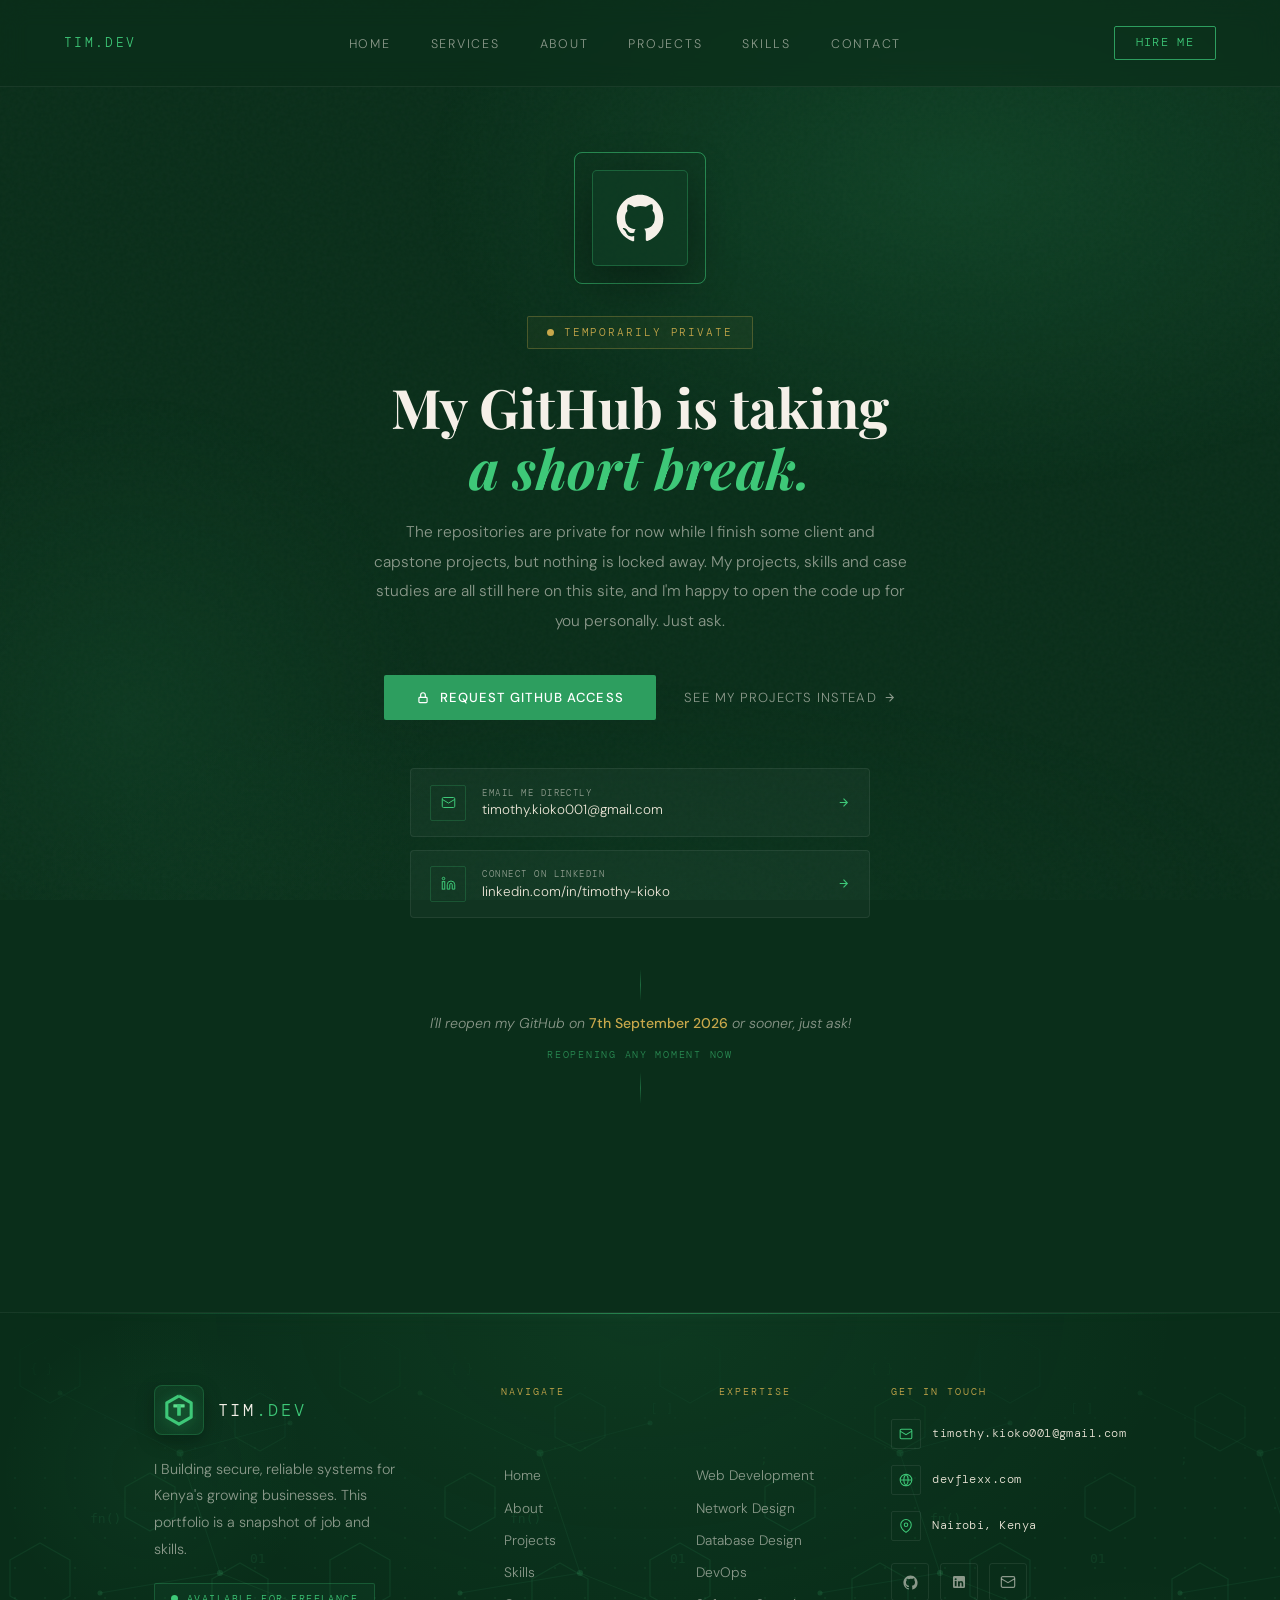
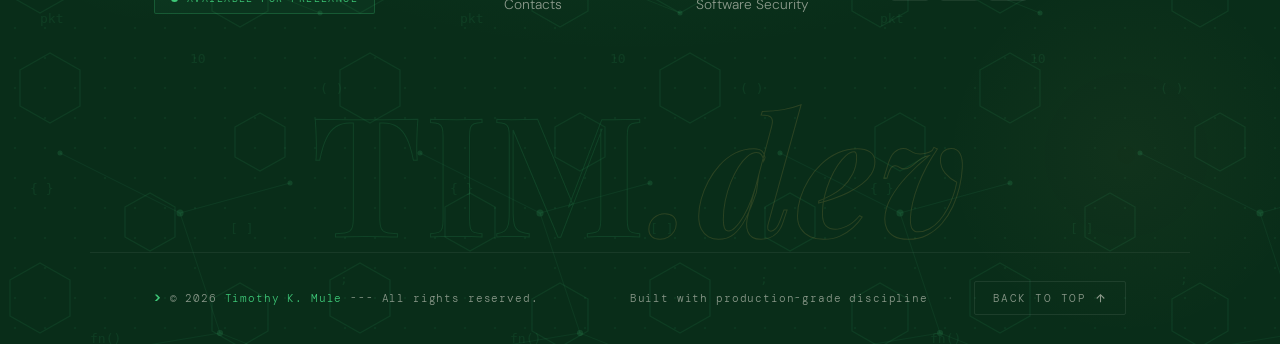
<file: github.html>
<!DOCTYPE html>
<html lang="en">
<head>
  <meta charset="UTF-8" />
  <meta name="viewport" content="width=device-width, initial-scale=1.0"/>
  <title>GitHub — TIM.DEV</title>
  <link href="https://fonts.googleapis.com/css2?family=Playfair+Display:wght@400;600;700&family=DM+Sans:wght@300;400;500&family=DM+Mono:wght@400;500&display=swap" rel="stylesheet"/>
  <link rel="stylesheet" href="style.css"/>
  <link rel="stylesheet" href="footer.css"/>
  <link rel="stylesheet" href="github.css"/>
</head>
<body>

  <div class="bg-glow"></div>

  <!-- NAV -->
  <nav>
    <div class="nav-logo">TIM.dev</div>
    <ul class="nav-links">
      <li><a href="index.html">Home</a></li>
      <li><a href="index.html#services">Services</a></li>
      <li><a href="about.html">About</a></li>
      <li><a href="projects.html">Projects</a></li>
      <li><a href="skills.html">Skills</a></li>
      <li><a href="contacts.html">Contact</a></li>
    </ul>
    <a href="mailto:timothy.kioko001@gmail.com" class="nav-cta">Hire Me</a>

    <button class="nav-hamburger" id="navToggle" aria-label="Toggle menu">
      <span></span>
      <span></span>
      <span></span>
    </button>

    <!-- MOBILE MENU -->
    <div class="nav-mobile" id="navMobile">
      <ul class="nav-mobile-links">
        <li><a href="index.html" onclick="closeMobileNav()">Home</a></li>
        <li><a href="index.html#services" onclick="closeMobileNav()">Services</a></li>
        <li><a href="about.html" onclick="closeMobileNav()">About</a></li>
        <li><a href="projects.html" onclick="closeMobileNav()">Projects</a></li>
        <li><a href="skills.html" onclick="closeMobileNav()">Skills</a></li>
        <li><a href="contacts.html" onclick="closeMobileNav()">Contact</a></li>
      </ul>
      <a href="mailto:timothy.kioko001@gmail.com" class="nav-cta" style="display:inline-flex;">Hire Me</a>
    </div>
  </nav>

  <!-- ════════ RECEPTION DESK ════════ -->
  <main class="gh-page">

    <!-- CENTERED MARK -->
    <div class="gh-mark-wrap gh-enter" style="--enter-i: 0;">
      <div class="gh-ring gh-ring-outer" aria-hidden="true"></div>
      <div class="gh-ring gh-ring-inner" aria-hidden="true"></div>
      <div class="gh-mark-tile">
        <svg class="gh-mark" width="56" height="56" viewBox="0 0 24 24" fill="currentColor" aria-hidden="true">
          <path d="M12 2C6.48 2 2 6.58 2 12.25c0 4.53 2.87 8.37 6.84 9.73.5.1.68-.22.68-.49 0-.24-.01-.88-.01-1.73-2.78.62-3.37-1.37-3.37-1.37-.45-1.18-1.11-1.49-1.11-1.49-.91-.64.07-.62.07-.62 1 .07 1.53 1.06 1.53 1.06.89 1.56 2.34 1.11 2.91.85.09-.66.35-1.11.63-1.37-2.22-.26-4.55-1.14-4.55-5.07 0-1.12.39-2.03 1.03-2.75-.1-.26-.45-1.3.1-2.71 0 0 .84-.27 2.75 1.05A9.4 9.4 0 0112 6.84c.85 0 1.71.12 2.51.34 1.91-1.32 2.75-1.05 2.75-1.05.55 1.41.2 2.45.1 2.71.64.72 1.03 1.63 1.03 2.75 0 3.94-2.34 4.81-4.57 5.06.36.32.68.94.68 1.9 0 1.37-.01 2.47-.01 2.81 0 .27.18.6.69.49A10.02 10.02 0 0022 12.25C22 6.58 17.52 2 12 2z"/>
        </svg>
      </div>
    </div>

    <!-- STATUS BADGE -->
    <div class="gh-status gh-enter" style="--enter-i: 1;">
      <span class="dot-gold"></span>
      Temporarily private
    </div>

    <!-- MESSAGE -->
    <h1 class="gh-title gh-enter" style="--enter-i: 2;">
      My GitHub is taking<br><span>a short break.</span>
    </h1>

    <p class="gh-lede gh-enter" style="--enter-i: 3;">
      The repositories are private for now while I finish some client and capstone projects,      but nothing is locked away. My projects, skills and case studies are all still here
      on this site, and I'm happy to open the code up for you personally. Just ask.
    </p>

    <!-- ACTIONS -->
    <div class="gh-actions gh-enter" style="--enter-i: 4;">
      <button type="button" class="btn-primary" id="ghRequestBtn">
        <svg width="14" height="14" viewBox="0 0 24 24" fill="none" stroke="currentColor" stroke-width="2">
          <rect x="5" y="11" width="14" height="9" rx="1.5"/>
          <path d="M8 11V7a4 4 0 0 1 8 0v4"/>
        </svg>
        Request GitHub Access
      </button>
      <a href="projects.html" class="btn-ghost">
        See my projects instead
        <svg width="13" height="13" viewBox="0 0 24 24" fill="none" stroke="currentColor" stroke-width="2">
          <path d="M5 12h14M12 5l7 7-7 7"/>
        </svg>
      </a>
    </div>

    <!-- ALTERNATIVE ROUTES -->
    <div class="gh-routes gh-enter" style="--enter-i: 5;">
      <a href="mailto:timothy.kioko001@gmail.com" class="gh-route">
        <span class="gh-route-icon">
          <svg width="15" height="15" viewBox="0 0 24 24" fill="none" stroke="currentColor" stroke-width="1.6">
            <rect x="2" y="4" width="20" height="16" rx="2"/>
            <path d="M22 7l-10 6L2 7"/>
          </svg>
        </span>
        <span class="gh-route-text">
          <span class="gh-route-label">Email me directly</span>
          <span class="gh-route-value">timothy.kioko001@gmail.com</span>
        </span>
        <svg class="gh-route-arrow" width="13" height="13" viewBox="0 0 24 24" fill="none" stroke="currentColor" stroke-width="2">
          <path d="M5 12h14M12 5l7 7-7 7"/>
        </svg>
      </a>

      <a href="https://www.linkedin.com/in/timothy-kioko-11363718b" target="_blank" rel="noopener" class="gh-route">
        <span class="gh-route-icon">
          <svg width="15" height="15" viewBox="0 0 24 24" fill="none" stroke="currentColor" stroke-width="1.6">
            <path d="M16 8a6 6 0 016 6v7h-4v-7a2 2 0 00-2-2 2 2 0 00-2 2v7h-4v-7a6 6 0 016-6z"/>
            <rect x="2" y="9" width="4" height="12"/>
            <circle cx="4" cy="4" r="2"/>
          </svg>
        </span>
        <span class="gh-route-text">
          <span class="gh-route-label">Connect on LinkedIn</span>
          <span class="gh-route-value">linkedin.com/in/timothy-kioko</span>
        </span>
        <svg class="gh-route-arrow" width="13" height="13" viewBox="0 0 24 24" fill="none" stroke="currentColor" stroke-width="2">
          <path d="M5 12h14M12 5l7 7-7 7"/>
        </svg>
      </a>
    </div>

    <!-- REOPEN NOTICE -->
    <div class="gh-notice gh-enter" style="--enter-i: 6;">
      <span class="gh-notice-line" aria-hidden="true"></span>
      <p class="gh-notice-text">
        I'll reopen my GitHub on <strong>7th September 2026</strong>  or sooner, just ask!
      </p>
      <span class="gh-notice-count" id="ghCountdown"></span>
      <span class="gh-notice-line" aria-hidden="true"></span>
    </div>

  </main>

  <!-- ════════ REQUEST ACCESS MODAL ════════ -->
  <div class="gh-overlay" id="ghOverlay" role="dialog" aria-modal="true" aria-labelledby="ghModalTitle" hidden>
    <div class="gh-modal" id="ghModal">
      <button class="gh-close" id="ghClose" aria-label="Close">
        <svg width="14" height="14" viewBox="0 0 24 24" fill="none" stroke="currentColor" stroke-width="2">
          <path d="M18 6L6 18M6 6l12 12"/>
        </svg>
      </button>

      <!-- VIEW 1 — FORM -->
      <div class="gh-view gh-view-form" id="ghViewForm">
        <span class="gh-modal-eyebrow">Access request</span>
        <h2 class="gh-modal-title" id="ghModalTitle">Where should I send the invite?</h2>
        <p class="gh-modal-sub">Leave your email and I'll grant you access personally, usually within a day.</p>

        <div class="form-group">
          <label class="form-label" for="ghEmail">Your Email</label>
          <input class="form-input" type="email" id="ghEmail" placeholder="you@company.com" autocomplete="email" />
          <span class="gh-field-error" id="ghEmailError"></span>
        </div>

        <div class="form-group">
          <span class="form-label" id="ghUrgencyLabel">How soon do you need it?</span>
          <div class="gh-urgency" role="radiogroup" aria-labelledby="ghUrgencyLabel" id="ghUrgency">
            <button type="button" class="gh-urgency-opt selected" role="radio" aria-checked="true" data-value="Just curious">Just curious</button>
            <button type="button" class="gh-urgency-opt" role="radio" aria-checked="false" data-value="This week">This week</button>
            <button type="button" class="gh-urgency-opt" role="radio" aria-checked="false" data-value="Urgent">Urgent</button>
          </div>
        </div>

        <div class="form-group">
          <label class="form-label" for="ghReason">Reason <em class="gh-label-hint">(optional)</em></label>
          <textarea class="form-input gh-reason" id="ghReason" maxlength="400"
            placeholder="e.g. Reviewing your work for a role, checking for specific codebase..."></textarea>
        </div>

        <!-- honeypot — invisible to humans, catches bots -->
        <input type="text" id="ghCompany" class="gh-hp" tabindex="-1" autocomplete="off" aria-hidden="true" />

        <button type="button" class="btn-primary gh-send" id="ghSend">
          <span class="gh-send-spinner" aria-hidden="true"></span>
          <span id="ghSendLabel">Send Request</span>
          <svg id="ghSendArrow" width="14" height="14" viewBox="0 0 24 24" fill="none" stroke="currentColor" stroke-width="2">
            <path d="M5 12h14M12 5l7 7-7 7"/>
          </svg>
        </button>
      </div>

      <!-- VIEW 2 — RESULT -->
      <div class="gh-view gh-view-result" id="ghViewResult" hidden>
        <div class="gh-result-icon">
          <svg class="gh-result-svg gh-result-success" viewBox="0 0 52 52" aria-hidden="true">
            <circle class="gh-ring-draw" cx="26" cy="26" r="24" fill="none"/>
            <path class="gh-check-draw" fill="none" d="M14 27l8 8 16-17"/>
          </svg>
          <svg class="gh-result-svg gh-result-issue" viewBox="0 0 52 52" aria-hidden="true">
            <circle class="gh-ring-draw" cx="26" cy="26" r="24" fill="none"/>
            <path class="gh-mark-draw" fill="none" d="M26 14v16"/>
            <circle class="gh-dot-draw" cx="26" cy="37" r="1.8"/>
          </svg>
        </div>

        <h2 class="gh-modal-title" id="ghResultTitle">Request sent</h2>
        <p class="gh-modal-sub" id="ghResultBody">You'll hear from me shortly with your invite.</p>

        <ul class="gh-result-steps" id="ghResultSteps" hidden>
          <li style="--step-i: 0;">Check that you're connected to the internet</li>
          <li style="--step-i: 1;">Give it a moment, then try once again</li>
          <li style="--step-i: 2;">Or email me directly</li>
        </ul>

        <div class="gh-result-actions">
          <button class="btn-primary" id="ghResultPrimary">Done</button>
          <a class="gh-result-email" id="ghResultEmail" href="mailto:timothy.kioko001@gmail.com?subject=GitHub%20Access%20Request" hidden>Email me directly</a>
        </div>
      </div>

    </div>
  </div>

  <!-- ════════════════════ FOOTER ════════════════════ -->
  <footer class="site-footer">
    <div class="footer-inner">

      <div class="footer-top">

        <!-- BRAND -->
        <div class="footer-brand reveal">
          <a href="index.html#top" class="footer-logo" aria-label="TIM.dev home">
            <span class="footer-logo-tile">
              <svg class="footer-logo-mark" viewBox="0 0 120 120" fill="none" xmlns="http://www.w3.org/2000/svg" aria-hidden="true">
                <path class="logo-hex"
                  d="M60 10 L103 34.5 L103 85.5 L60 110 L17 85.5 L17 34.5 Z"
                  stroke="#3ec878" stroke-width="11" stroke-linejoin="round"/>
                <g class="logo-core">
                  <rect x="40" y="40" width="40" height="11" rx="1.5" fill="#5dde8e"/>
                  <rect x="53.5" y="40" width="13" height="40" rx="1.5" fill="#3ec878"/>
                </g>
              </svg>
            </span>
            <span class="footer-logo-word">TIM<span>.dev</span></span>
          </a>

          <p class="footer-tagline">
            I Building
            secure, reliable systems for Kenya's growing businesses. This portfolio is a snapshot of job and skills.
          </p>

          <div class="footer-status">
            <span class="footer-dot"></span>
            Available for freelance
          </div>
        </div>

        <!-- NAVIGATE -->
        <nav class="footer-col reveal d-1" aria-label="Footer navigation">
          <div class="footer-col-title">Navigate</div>
          <ul class="footer-links">
            <li><a href="index.html">Home</a></li>
            <li><a href="about.html">About</a></li>
            <li><a href="projects.html">Projects</a></li>
            <li><a href="skills.html">Skills</a></li>
            <li><a href="contacts.html">Contacts</a></li>
          </ul>
        </nav>

        <!-- SERVICES -->
        <nav class="footer-col reveal d-2" aria-label="Services">
          <div class="footer-col-title">Expertise</div>
          <ul class="footer-links">
            <li><a href="index.html#services">Web Development</a></li>
            <li><a href="index.html#services">Network Design</a></li>
            <li><a href="index.html#services">Database Design</a></li>
            <li><a href="index.html#services">DevOps</a></li>
            <li><a href="index.html#services">Software Security</a></li>
          </ul>
        </nav>

        <!-- CONTACT -->
        <div class="footer-col reveal d-3">
          <div class="footer-col-title">Get in Touch</div>

          <a href="mailto:timothy.kioko001@gmail.com" class="footer-contact-row">
            <span class="footer-contact-icon">
              <svg width="14" height="14" viewBox="0 0 24 24" fill="none" stroke="currentColor" stroke-width="1.8">
                <rect x="2" y="4" width="20" height="16" rx="2"/>
                <path d="M22 7l-10 6L2 7"/>
              </svg>
            </span>
            <span class="footer-contact-text">timothy.kioko001@gmail.com</span>
          </a>

          <a href="index.html" target="_blank" rel="noopener" class="footer-contact-row">
            <span class="footer-contact-icon">
              <svg width="14" height="14" viewBox="0 0 24 24" fill="none" stroke="currentColor" stroke-width="1.8">
                <circle cx="12" cy="12" r="10"/>
                <path d="M2 12h20M12 2a15 15 0 010 20M12 2a15 15 0 000 20"/>
              </svg>
            </span>
            <span class="footer-contact-text">devflexx.com</span>
          </a>

          <div class="footer-contact-row" style="cursor:default;">
            <span class="footer-contact-icon">
              <svg width="14" height="14" viewBox="0 0 24 24" fill="none" stroke="currentColor" stroke-width="1.8">
                <path d="M21 10c0 7-9 13-9 13s-9-6-9-13a9 9 0 0118 0z"/>
                <circle cx="12" cy="10" r="3"/>
              </svg>
            </span>
            <span class="footer-contact-text">Nairobi, Kenya</span>
          </div>

          <!-- SOCIALS -->
          <div class="footer-socials">
            <a href="github.html" class="footer-social" aria-label="GitHub">
              <svg width="17" height="17" viewBox="0 0 24 24" fill="currentColor">
                <path d="M12 2C6.48 2 2 6.58 2 12.25c0 4.53 2.87 8.37 6.84 9.73.5.1.68-.22.68-.49 0-.24-.01-.88-.01-1.73-2.78.62-3.37-1.37-3.37-1.37-.45-1.18-1.11-1.49-1.11-1.49-.91-.64.07-.62.07-.62 1 .07 1.53 1.06 1.53 1.06.89 1.56 2.34 1.11 2.91.85.09-.66.35-1.11.63-1.37-2.22-.26-4.55-1.14-4.55-5.07 0-1.12.39-2.03 1.03-2.75-.1-.26-.45-1.3.1-2.71 0 0 .84-.27 2.75 1.05A9.4 9.4 0 0112 6.84c.85 0 1.71.12 2.51.34 1.91-1.32 2.75-1.05 2.75-1.05.55 1.41.2 2.45.1 2.71.64.72 1.03 1.63 1.03 2.75 0 3.94-2.34 4.81-4.57 5.06.36.32.68.94.68 1.9 0 1.37-.01 2.47-.01 2.81 0 .27.18.6.69.49A10.02 10.02 0 0022 12.25C22 6.58 17.52 2 12 2z"/>
              </svg>
            </a>
            <a href="https://www.linkedin.com/in/timothy-kioko-11363718b" target="_blank" rel="noopener" class="footer-social" aria-label="LinkedIn">
              <svg width="16" height="16" viewBox="0 0 24 24" fill="currentColor">
                <path d="M19 3a2 2 0 012 2v14a2 2 0 01-2 2H5a2 2 0 01-2-2V5a2 2 0 012-2h14zM8.34 18.34V10.5H5.67v7.84h2.67zM7 9.34a1.55 1.55 0 100-3.1 1.55 1.55 0 000 3.1zm11.34 9V14c0-2.3-1.23-3.37-2.87-3.37-1.32 0-1.91.73-2.24 1.24v-1.06h-2.67v7.84h2.67v-4.38c0-.23.02-.46.09-.63.18-.46.6-.94 1.31-.94.92 0 1.29.7 1.29 1.73v4.22h2.67z"/>
              </svg>
            </a>
            <a href="mailto:timothy.kioko001@gmail.com" class="footer-social" aria-label="Email">
              <svg width="16" height="16" viewBox="0 0 24 24" fill="none" stroke="currentColor" stroke-width="1.8">
                <rect x="2" y="4" width="20" height="16" rx="2"/>
                <path d="M22 7l-10 6L2 7"/>
              </svg>
            </a>
          </div>
        </div>

      </div>

      <!-- BIG WORDMARK -->
      <div class="footer-wordmark" aria-hidden="true">
        <div class="footer-wordmark-text">TIM<span>.dev</span></div>
      </div>

    </div>

    <!-- BOTTOM BAR -->
    <div class="footer-bottom">
      <div class="footer-copy">© 2026 <span>Timothy K. Mule</span> --- All rights reserved.</div>
      <div class="footer-meta">
        <span>Built with production-grade discipline</span>
        <span class="footer-meta-sep">·</span>
        <a href="#top" class="footer-totop">
          Back to top
          <svg width="13" height="13" viewBox="0 0 24 24" fill="none" stroke="currentColor" stroke-width="2">
            <path d="M12 19V5M5 12l7-7 7 7"/>
          </svg>
        </a>
      </div>
    </div>
  </footer>

<script src="scripts.js"></script>
<script src="github+email.js"></script>

</body>
</html>
</file>
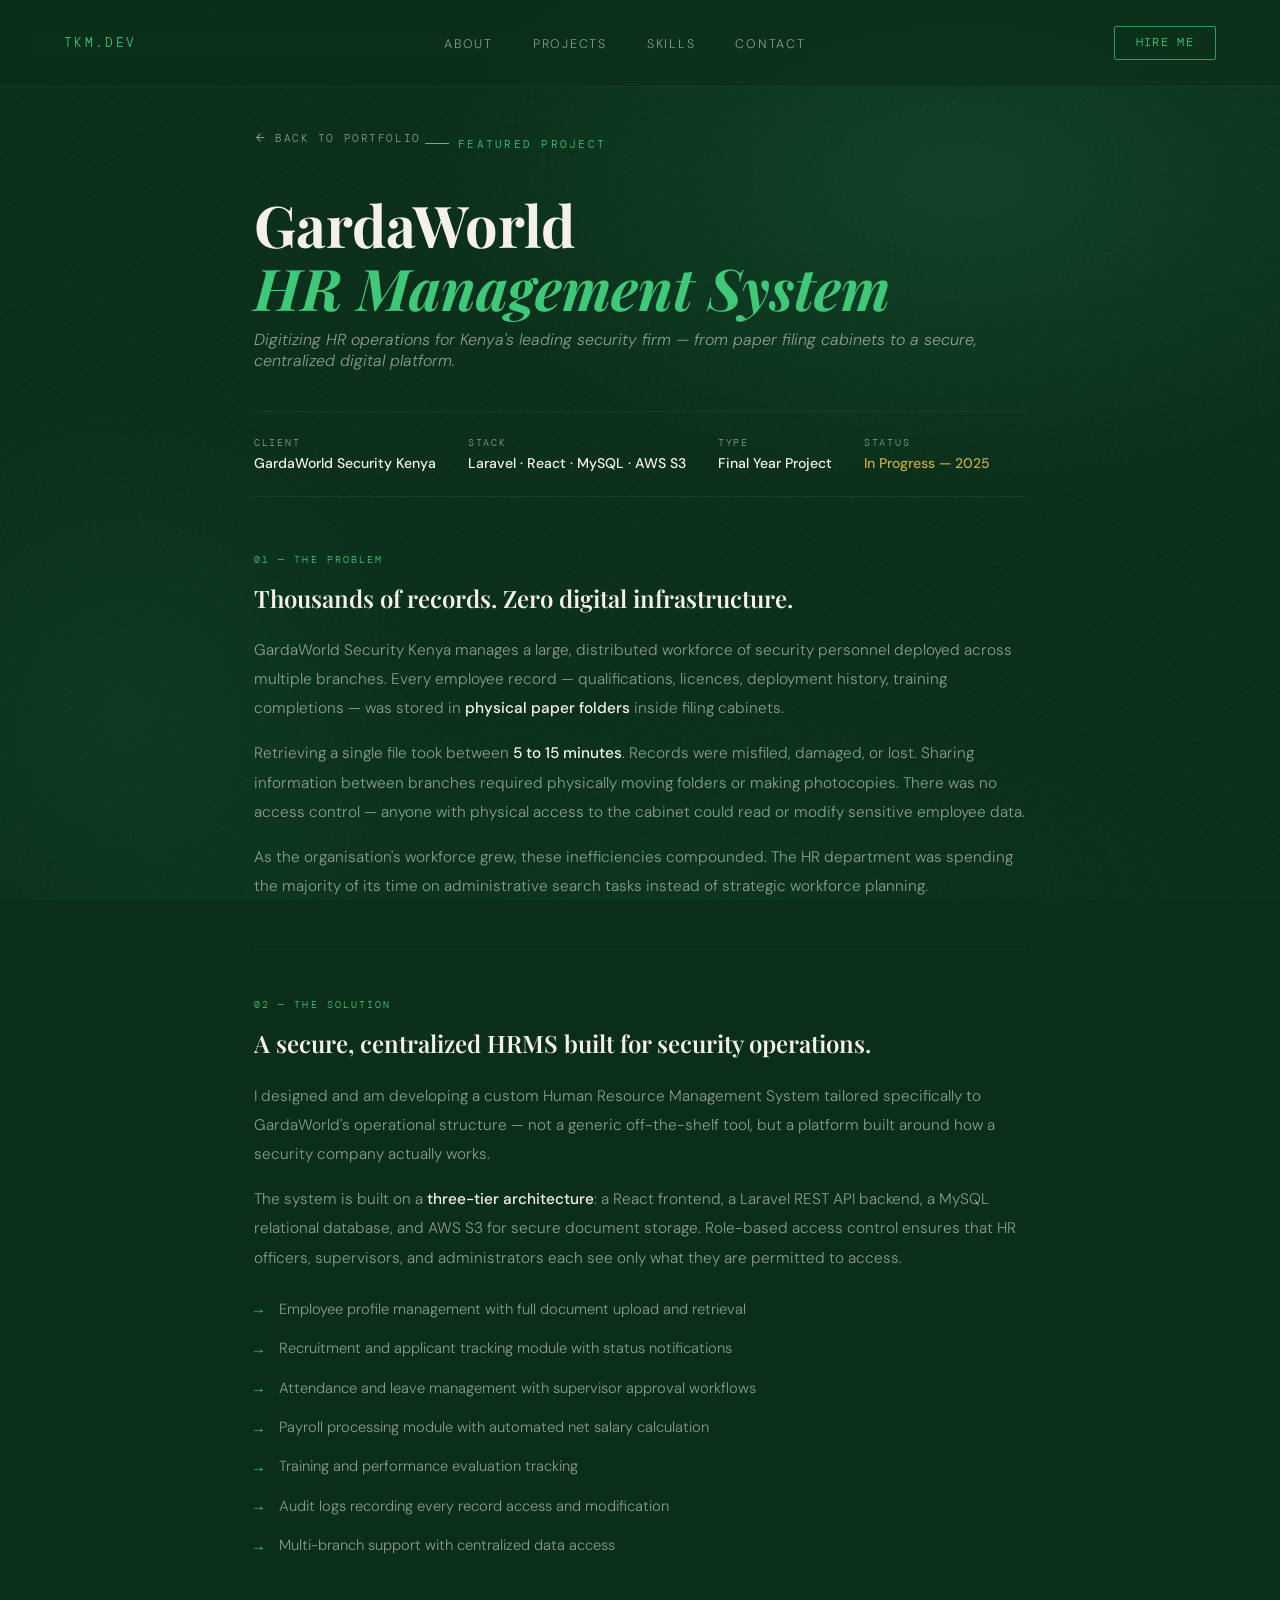
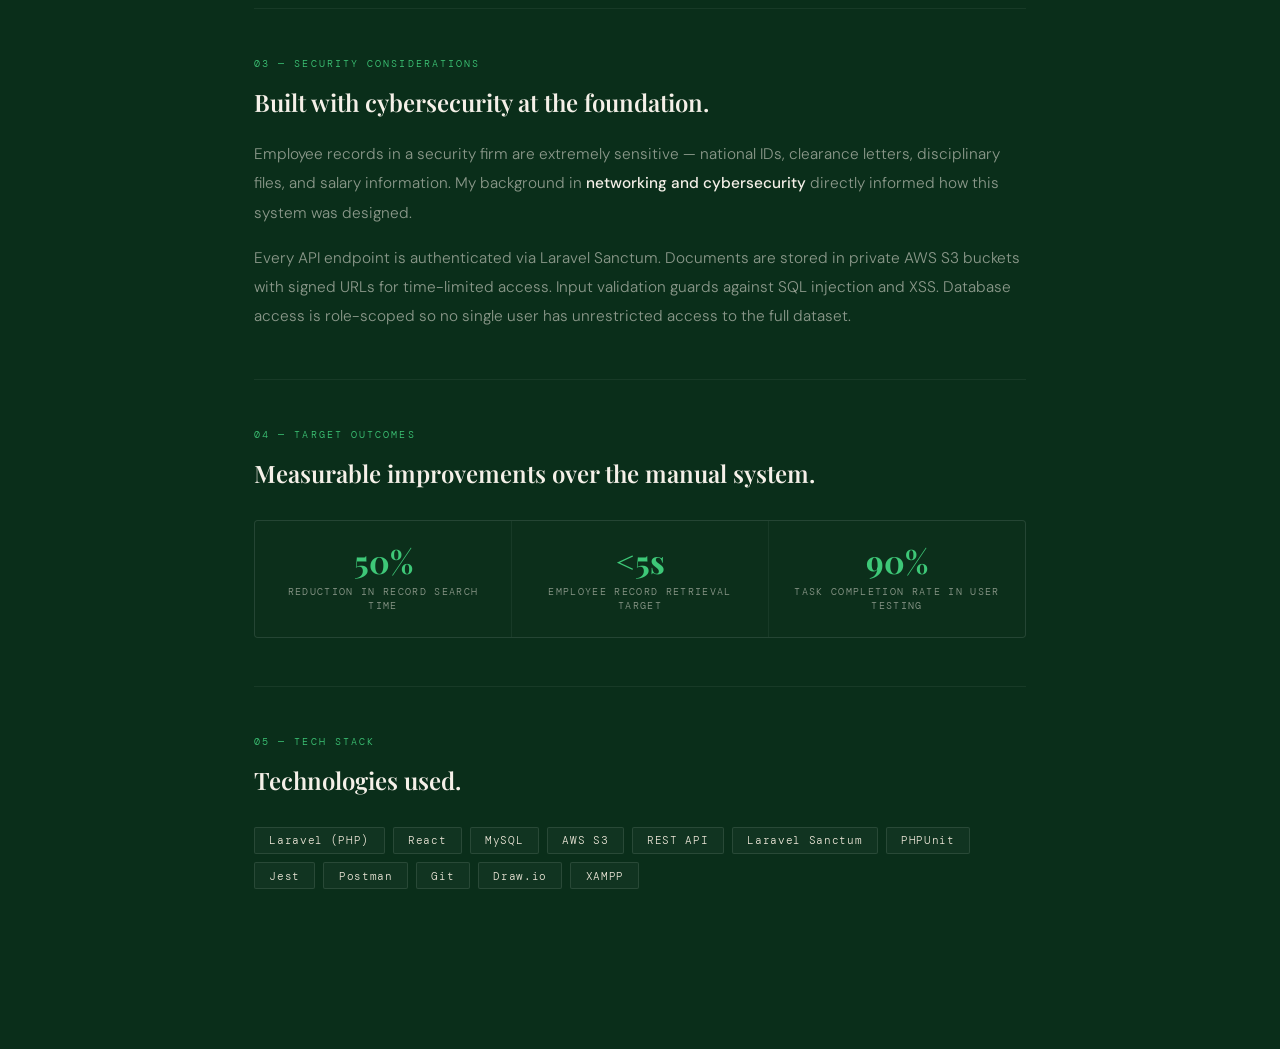
<file: hrmr-project.html>
<!DOCTYPE html>
<html lang="en">
<head>
  <meta charset="UTF-8" />
  <meta name="viewport" content="width=device-width, initial-scale=1.0"/>
  <title>GardaWorld HRMS — Timothy K. Mule</title>
  <link href="https://fonts.googleapis.com/css2?family=Playfair+Display:wght@400;600;700&family=DM+Sans:wght@300;400;500&family=DM+Mono:wght@400;500&display=swap" rel="stylesheet"/>
  <link rel="stylesheet" href="style.css"/>
</head>
<body>

  <div class="bg-glow"></div>

  <!-- NAV -->
  <nav>
    <div class="nav-logo">TKM.dev</div>
    <ul class="nav-links">
      <li><a href="index.html#about">About</a></li>
      <li><a href="index.html#projects">Projects</a></li>
      <li><a href="index.html#skills">Skills</a></li>
      <li><a href="index.html#contact">Contact</a></li>
    </ul>
    <a href="mailto:timothy@example.com" class="nav-cta">Hire Me</a>
  </nav>

  <!-- PROJECT DETAIL -->
  <div class="project-hero">

    <!-- BACK -->
    <a href="index.html" class="back-link">
      <svg width="13" height="13" viewBox="0 0 24 24" fill="none" stroke="currentColor" stroke-width="2">
        <path d="M19 12H5M12 19l-7-7 7-7"/>
      </svg>
      Back to Portfolio
    </a>

    <!-- HEADER -->
    <div class="project-page-tag">Featured Project</div>

    <h1 class="project-page-title">
      GardaWorld<br><span>HR Management System</span>
    </h1>

    <p class="project-page-subtitle">
      Digitizing HR operations for Kenya's leading security firm — from paper filing cabinets to a secure, centralized digital platform.
    </p>

    <!-- META -->
    <div class="project-meta-row">
      <div class="project-meta-item">
        <span class="meta-label">Client</span>
        <span class="meta-value">GardaWorld Security Kenya</span>
      </div>
      <div class="project-meta-item">
        <span class="meta-label">Stack</span>
        <span class="meta-value">Laravel · React · MySQL · AWS S3</span>
      </div>
      <div class="project-meta-item">
        <span class="meta-label">Type</span>
        <span class="meta-value">Final Year Project</span>
      </div>
      <div class="project-meta-item">
        <span class="meta-label">Status</span>
        <span class="meta-value" style="color: var(--gold);">In Progress — 2025</span>
      </div>
    </div>

    <!-- BODY -->
    <div class="project-body">

      <!-- PROBLEM -->
      <div class="section-block">
        <span class="section-number">01 — The Problem</span>
        <h2 class="section-title">Thousands of records. Zero digital infrastructure.</h2>
        <p class="section-text">
          GardaWorld Security Kenya manages a large, distributed workforce of security personnel
          deployed across multiple branches. Every employee record — qualifications, licences,
          deployment history, training completions — was stored in <strong>physical paper folders</strong>
          inside filing cabinets.
        </p>
        <p class="section-text">
          Retrieving a single file took between <strong>5 to 15 minutes</strong>. Records were misfiled,
          damaged, or lost. Sharing information between branches required physically moving folders
          or making photocopies. There was no access control — anyone with physical access to
          the cabinet could read or modify sensitive employee data.
        </p>
        <p class="section-text">
          As the organisation's workforce grew, these inefficiencies compounded. The HR department
          was spending the majority of its time on administrative search tasks instead of
          strategic workforce planning.
        </p>
      </div>

      <div class="divider"></div>

      <!-- SOLUTION -->
      <div class="section-block">
        <span class="section-number">02 — The Solution</span>
        <h2 class="section-title">A secure, centralized HRMS built for security operations.</h2>
        <p class="section-text">
          I designed and am developing a custom Human Resource Management System tailored
          specifically to GardaWorld's operational structure — not a generic off-the-shelf tool,
          but a platform built around how a security company actually works.
        </p>
        <p class="section-text">
          The system is built on a <strong>three-tier architecture</strong>: a React frontend,
          a Laravel REST API backend, a MySQL relational database, and AWS S3 for secure
          document storage. Role-based access control ensures that HR officers, supervisors,
          and administrators each see only what they are permitted to access.
        </p>

        <ul class="objective-list">
          <li>Employee profile management with full document upload and retrieval</li>
          <li>Recruitment and applicant tracking module with status notifications</li>
          <li>Attendance and leave management with supervisor approval workflows</li>
          <li>Payroll processing module with automated net salary calculation</li>
          <li>Training and performance evaluation tracking</li>
          <li>Audit logs recording every record access and modification</li>
          <li>Multi-branch support with centralized data access</li>
        </ul>
      </div>

      <div class="divider"></div>

      <!-- SECURITY ANGLE -->
      <div class="section-block">
        <span class="section-number">03 — Security Considerations</span>
        <h2 class="section-title">Built with cybersecurity at the foundation.</h2>
        <p class="section-text">
          Employee records in a security firm are extremely sensitive — national IDs, clearance
          letters, disciplinary files, and salary information. My background in
          <strong>networking and cybersecurity</strong> directly informed how this system was designed.
        </p>
        <p class="section-text">
          Every API endpoint is authenticated via Laravel Sanctum. Documents are stored in
          private AWS S3 buckets with signed URLs for time-limited access. Input validation
          guards against SQL injection and XSS. Database access is role-scoped so no single
          user has unrestricted access to the full dataset.
        </p>
      </div>

      <div class="divider"></div>

      <!-- OUTCOMES -->
      <div class="section-block">
        <span class="section-number">04 — Target Outcomes</span>
        <h2 class="section-title">Measurable improvements over the manual system.</h2>

        <div class="outcome-grid">
          <div class="outcome-item">
            <div class="outcome-value">50%</div>
            <div class="outcome-label">Reduction in record search time</div>
          </div>
          <div class="outcome-item">
            <div class="outcome-value">&lt;5s</div>
            <div class="outcome-label">Employee record retrieval target</div>
          </div>
          <div class="outcome-item">
            <div class="outcome-value">90%</div>
            <div class="outcome-label">Task completion rate in user testing</div>
          </div>
        </div>
      </div>

      <div class="divider"></div>

      <!-- STACK -->
      <div class="section-block">
        <span class="section-number">05 — Tech Stack</span>
        <h2 class="section-title">Technologies used.</h2>
        <div class="stack-pills" style="margin-top: 0.5rem;">
          <span class="pill">Laravel (PHP)</span>
          <span class="pill">React</span>
          <span class="pill">MySQL</span>
          <span class="pill">AWS S3</span>
          <span class="pill">REST API</span>
          <span class="pill">Laravel Sanctum</span>
          <span class="pill">PHPUnit</span>
          <span class="pill">Jest</span>
          <span class="pill">Postman</span>
          <span class="pill">Git</span>
          <span class="pill">Draw.io</span>
          <span class="pill">XAMPP</span>
        </div>
      </div>

    </div>
  </div>

</body>
</html>
</file>
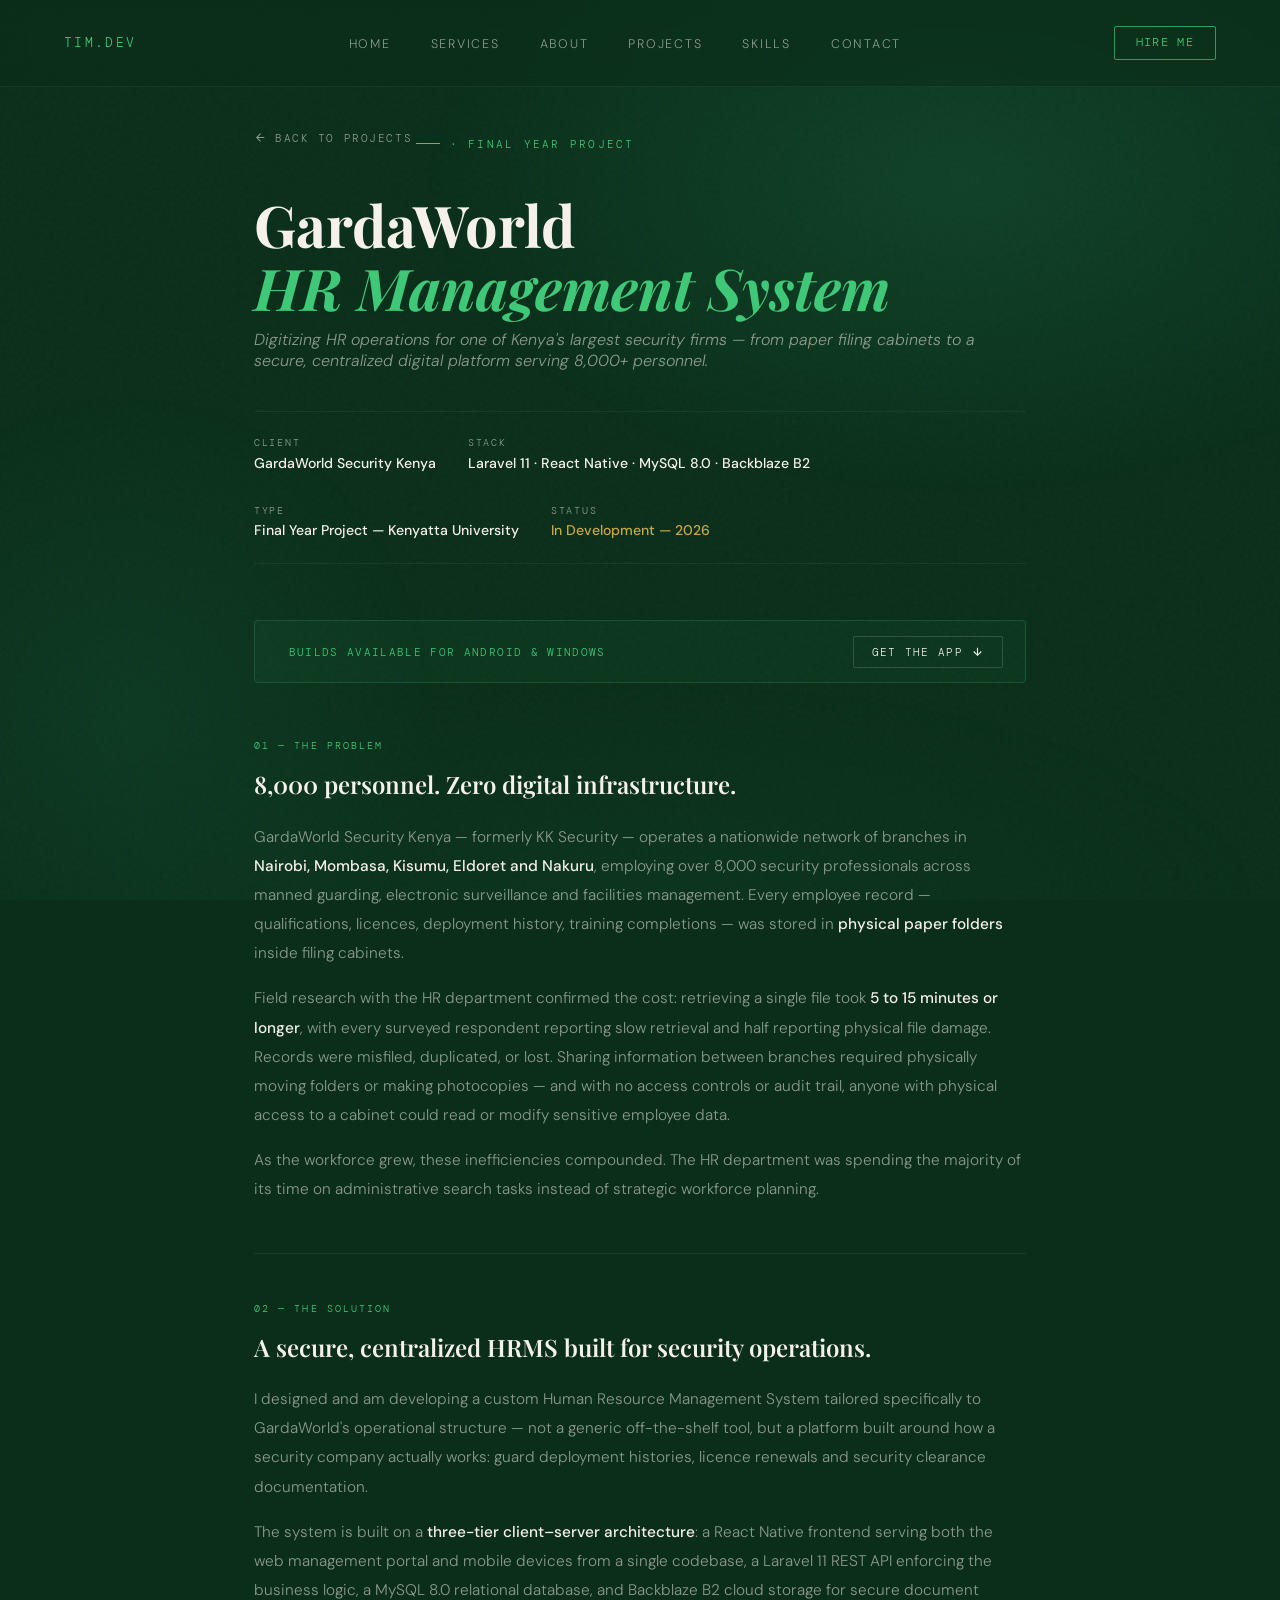
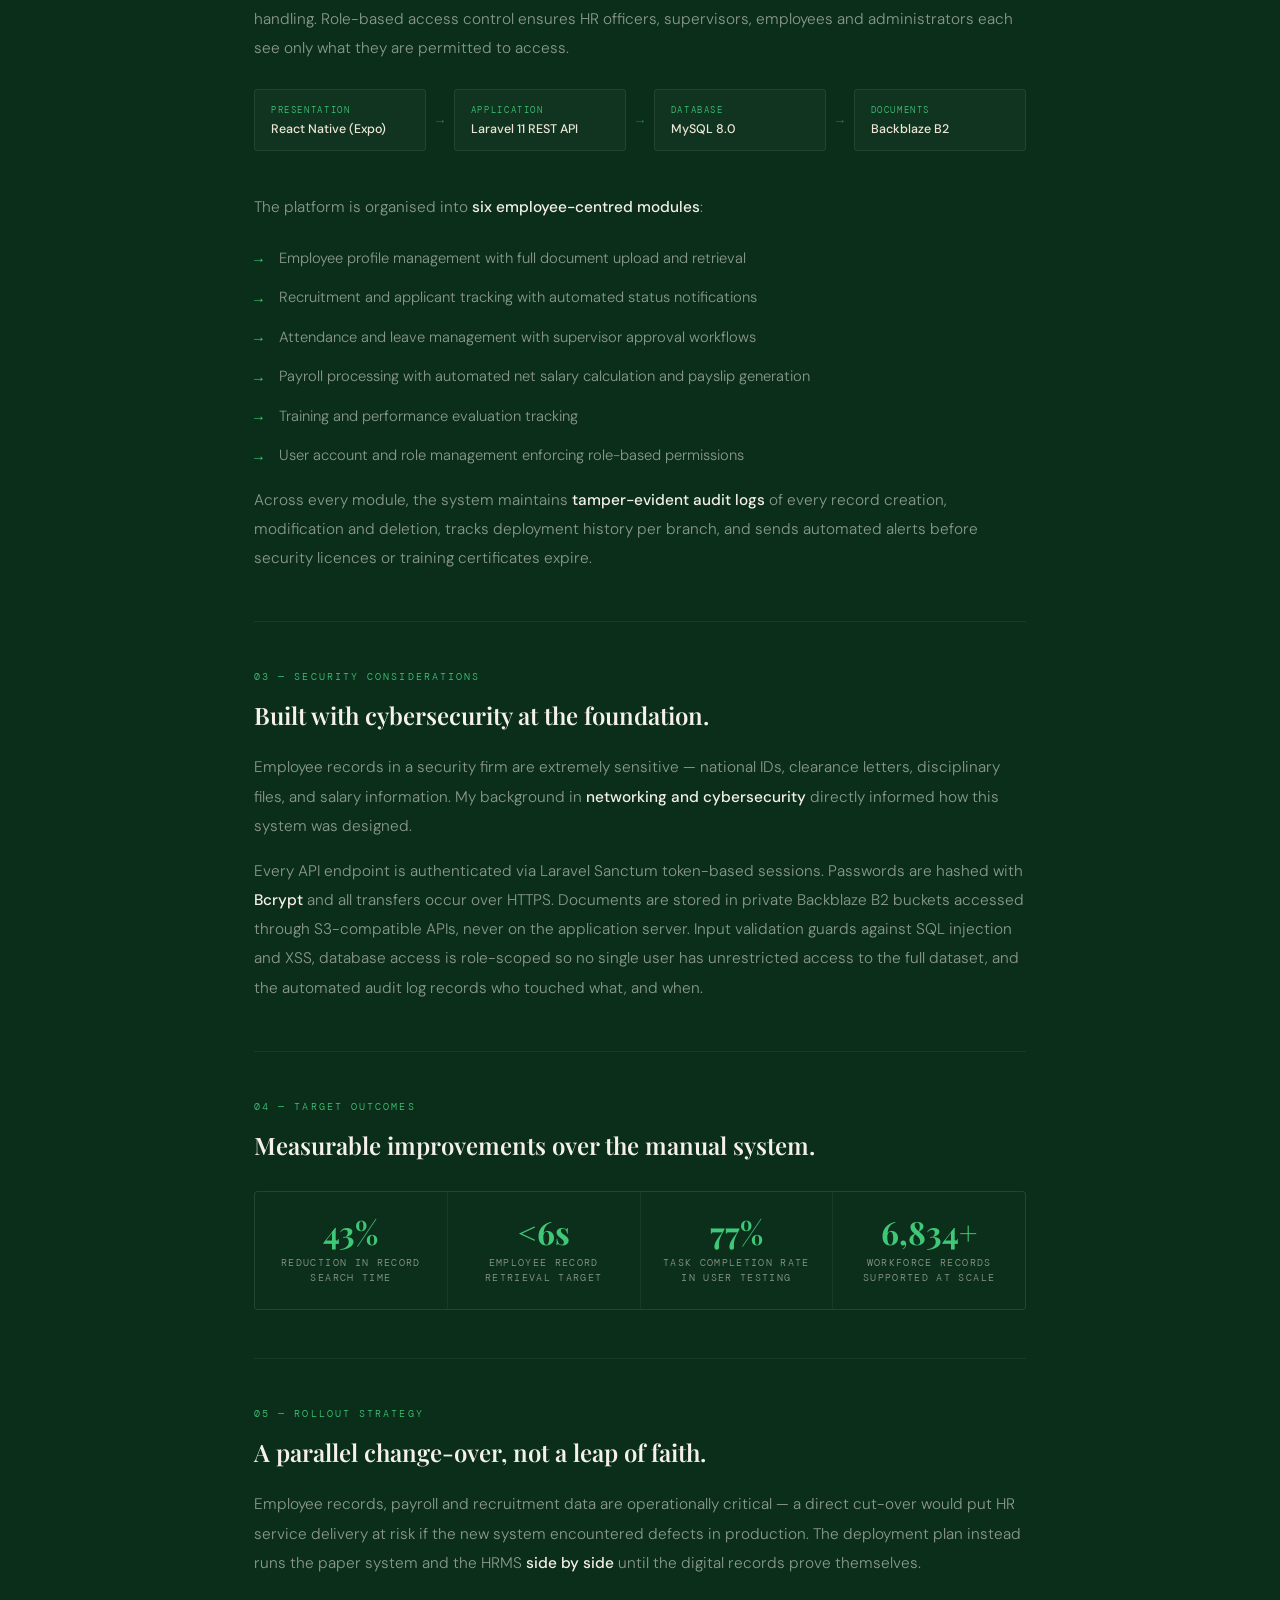
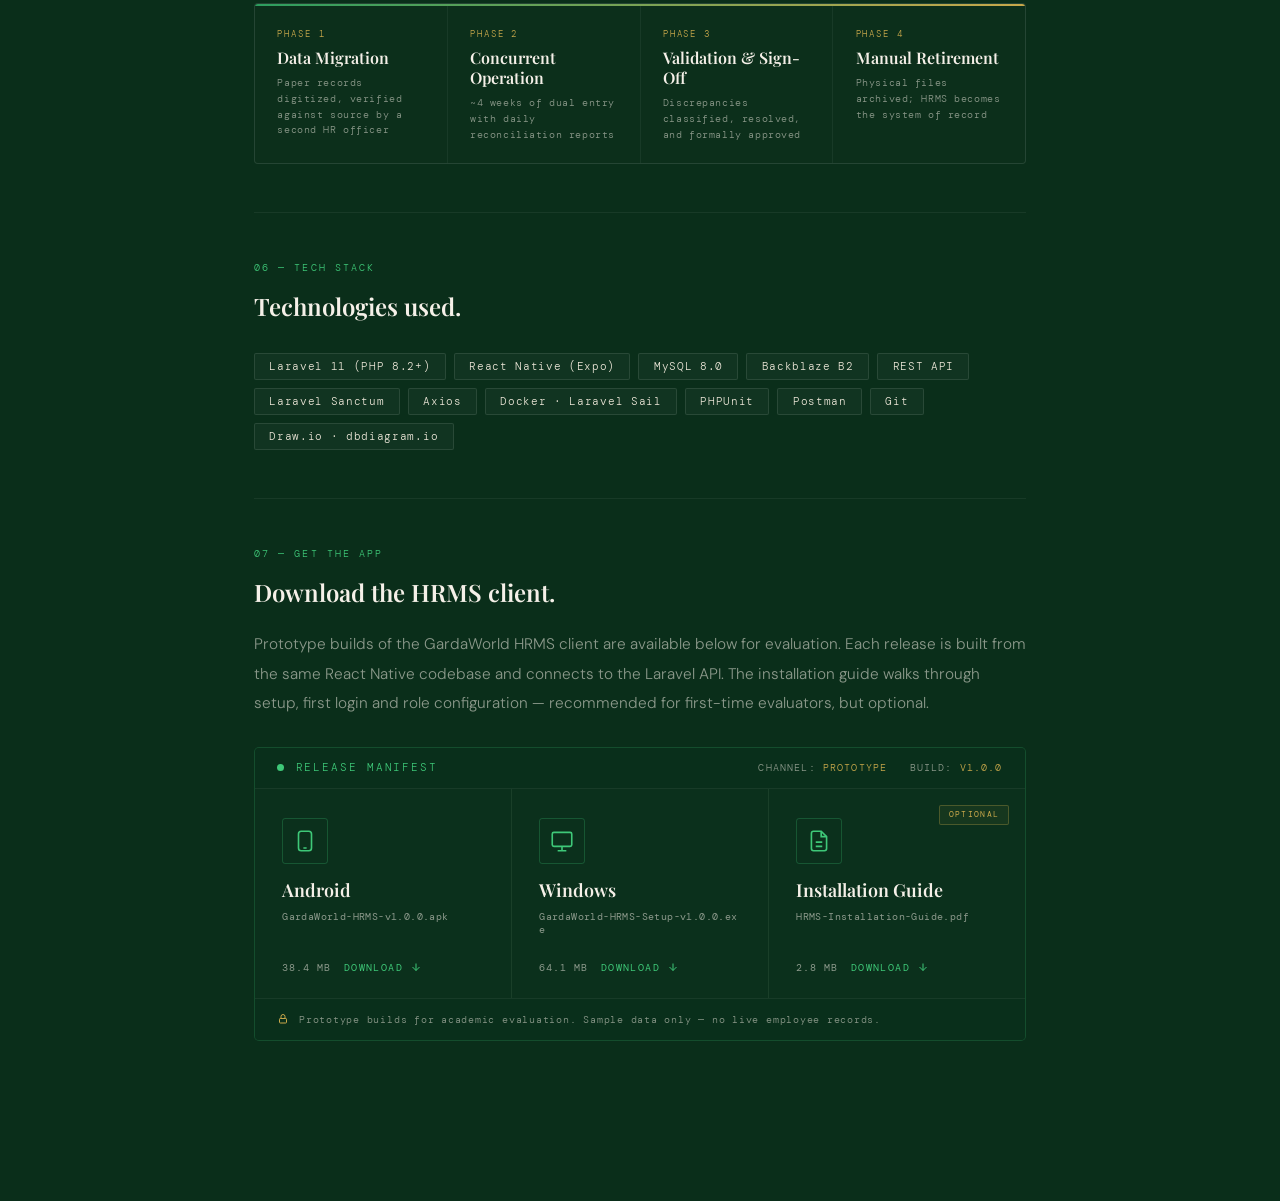
<file: hrms-project.html>
<!DOCTYPE html>
<html lang="en">
<head>
  <meta charset="UTF-8" />
  <meta name="viewport" content="width=device-width, initial-scale=1.0"/>
  <title>GardaWorld HRMS — TIM.DEV</title>
  <link href="https://fonts.googleapis.com/css2?family=Playfair+Display:wght@400;600;700&family=DM+Sans:wght@300;400;500&family=DM+Mono:wght@400;500&display=swap" rel="stylesheet"/>
  <link rel="stylesheet" href="style.css"/>
  <link rel="stylesheet" href="hrms.css"/>
</head>
<body>

  <div class="bg-glow"></div>

  <!-- READING PROGRESS -->
  <div class="read-progress" id="readProgress" aria-hidden="true"></div>

  <!-- NAV -->
  <nav>
    <div class="nav-logo">TIM.dev</div>
    <ul class="nav-links">
      <li><a href="index.html">Home</a></li>
      <li><a href="index.html#services">Services</a></li>
      <li><a href="about.html">About</a></li>
      <li><a href="projects.html">Projects</a></li>
      <li><a href="skills.html">Skills</a></li>
      <li><a href="contacts.html">Contact</a></li>
    </ul>
      <a href="mailto:timothy.kioko001@gmail.com" class="nav-cta" style="display:inline-flex;">Hire Me</a>

    <button class="nav-hamburger" id="navToggle" aria-label="Toggle menu">
      <span></span>
      <span></span>
      <span></span>
    </button>

    <!-- MOBILE MENU -->
    <div class="nav-mobile" id="navMobile">
      <ul class="nav-mobile-links">
        <li><a href="index.html" onclick="closeMobileNav()">Home</a></li>
        <li><a href="index.html#services" onclick="closeMobileNav()">Services</a></li>
        <li><a href="about.html" onclick="closeMobileNav()">About</a></li>
        <li><a href="projects.html" onclick="closeMobileNav()">Projects</a></li>
        <li><a href="skills.html" onclick="closeMobileNav()">Skills</a></li>
        <li><a href="contacts.html" onclick="closeMobileNav()">Contact</a></li>
      </ul>
      <a href="mailto:timothy.kioko001@gmail.com" class="nav-cta" style="display:inline-flex;">Hire Me</a>
    </div>
  </nav>

  <!-- SECTION RAIL (desktop only) -->

  <!-- PROJECT DETAIL -->
  <div class="project-hero">

    <!-- BACK -->
    <a href="projects.html" class="back-link">
      <svg width="13" height="13" viewBox="0 0 24 24" fill="none" stroke="currentColor" stroke-width="2">
        <path d="M19 12H5M12 19l-7-7 7-7"/>
      </svg>
      Back to Projects
    </a>

    <!-- HEADER -->
    <div class="project-page-tag">·  Final Year Project</div>

    <h1 class="project-page-title">
      GardaWorld<br><span>HR Management System</span>
    </h1>

    <p class="project-page-subtitle">
      Digitizing HR operations for one of Kenya's largest security firms — from paper filing cabinets to a secure, centralized digital platform serving 8,000+ personnel.
    </p>

    <!-- META -->
    <div class="project-meta-row">
      <div class="project-meta-item">
        <span class="meta-label">Client</span>
        <span class="meta-value">GardaWorld Security Kenya</span>
      </div>
      <div class="project-meta-item">
        <span class="meta-label">Stack</span>
        <span class="meta-value">Laravel 11 · React Native · MySQL 8.0 · Backblaze B2</span>
      </div>
      <div class="project-meta-item">
        <span class="meta-label">Type</span>
        <span class="meta-value">Final Year Project — Kenyatta University</span>
      </div>
      <div class="project-meta-item">
        <span class="meta-label">Status</span>
        <span class="meta-value" style="color: var(--gold);">In Development — 2026</span>
      </div>
    </div>

    <!-- QUICK JUMP TO DOWNLOADS -->
    <div class="hero-dl-strip fade-up">
      <div class="hero-dl-text">
        <span class="hero-dl-pulse"><span class="dot"></span></span>
        Builds available for Android &amp; Windows
      </div>
      <a href="#downloads" class="hero-dl-jump">
        Get the app
        <svg width="13" height="13" viewBox="0 0 24 24" fill="none" stroke="currentColor" stroke-width="2">
          <path d="M12 5v14M5 12l7 7 7-7"/>
        </svg>
      </a>
    </div>

    <!-- BODY -->
    <div class="project-body">

      <!-- PROBLEM -->
      <div class="section-block fade-up" id="problem">
        <span class="section-number">01 — The Problem</span>
        <h2 class="section-title">8,000 personnel. Zero digital infrastructure.</h2>
        <p class="section-text">
          GardaWorld Security Kenya — formerly KK Security — operates a nationwide network of
          branches in <strong>Nairobi, Mombasa, Kisumu, Eldoret and Nakuru</strong>, employing over
          8,000 security professionals across manned guarding, electronic surveillance and
          facilities management. Every employee record — qualifications, licences, deployment
          history, training completions — was stored in <strong>physical paper folders</strong>
          inside filing cabinets.
        </p>
        <p class="section-text">
          Field research with the HR department confirmed the cost: retrieving a single file took
          <strong>5 to 15 minutes or longer</strong>, with every surveyed respondent reporting slow
          retrieval and half reporting physical file damage. Records were misfiled, duplicated, or
          lost. Sharing information between branches required physically moving folders or making
          photocopies — and with no access controls or audit trail, anyone with physical access to
          a cabinet could read or modify sensitive employee data.
        </p>
        <p class="section-text">
          As the workforce grew, these inefficiencies compounded. The HR department was spending
          the majority of its time on administrative search tasks instead of strategic workforce
          planning.
        </p>
      </div>

      <div class="divider"></div>

      <!-- SOLUTION -->
      <div class="section-block fade-up" id="solution">
        <span class="section-number">02 — The Solution</span>
        <h2 class="section-title">A secure, centralized HRMS built for security operations.</h2>
        <p class="section-text">
          I designed and am developing a custom Human Resource Management System tailored
          specifically to GardaWorld's operational structure — not a generic off-the-shelf tool,
          but a platform built around how a security company actually works: guard deployment
          histories, licence renewals and security clearance documentation.
        </p>
        <p class="section-text">
          The system is built on a <strong>three-tier client–server architecture</strong>: a React
          Native frontend serving both the web management portal and mobile devices from a single
          codebase, a Laravel 11 REST API enforcing the business logic, a MySQL 8.0 relational
          database, and Backblaze B2 cloud storage for secure document handling. Role-based access
          control ensures HR officers, supervisors, employees and administrators each see only what
          they are permitted to access.
        </p>

        <!-- ARCHITECTURE STRIP -->
        <div class="arch-strip">
          <div class="arch-layer">
            <span class="arch-step">Presentation</span>
            <span class="arch-tech">React Native (Expo)</span>
          </div>
          <span class="arch-flow">→</span>
          <div class="arch-layer">
            <span class="arch-step">Application</span>
            <span class="arch-tech">Laravel 11 REST API</span>
          </div>
          <span class="arch-flow">→</span>
          <div class="arch-layer">
            <span class="arch-step">Database</span>
            <span class="arch-tech">MySQL 8.0</span>
          </div>
          <span class="arch-flow">→</span>
          <div class="arch-layer">
            <span class="arch-step">Documents</span>
            <span class="arch-tech">Backblaze B2</span>
          </div>
        </div>

        <p class="section-text" style="margin-top: 0.4rem;">
          The platform is organised into <strong>six employee-centred modules</strong>:
        </p>

        <ul class="objective-list">
          <li>Employee profile management with full document upload and retrieval</li>
          <li>Recruitment and applicant tracking with automated status notifications</li>
          <li>Attendance and leave management with supervisor approval workflows</li>
          <li>Payroll processing with automated net salary calculation and payslip generation</li>
          <li>Training and performance evaluation tracking</li>
          <li>User account and role management enforcing role-based permissions</li>
        </ul>
        <p class="section-text">
          Across every module, the system maintains <strong>tamper-evident audit logs</strong> of
          every record creation, modification and deletion, tracks deployment history per branch,
          and sends automated alerts before security licences or training certificates expire.
        </p>
      </div>

      <div class="divider"></div>

      <!-- SECURITY ANGLE -->
      <div class="section-block fade-up" id="security">
        <span class="section-number">03 — Security Considerations</span>
        <h2 class="section-title">Built with cybersecurity at the foundation.</h2>
        <p class="section-text">
          Employee records in a security firm are extremely sensitive — national IDs, clearance
          letters, disciplinary files, and salary information. My background in
          <strong>networking and cybersecurity</strong> directly informed how this system was designed.
        </p>
        <p class="section-text">
          Every API endpoint is authenticated via Laravel Sanctum token-based sessions. Passwords
          are hashed with <strong>Bcrypt</strong> and all transfers occur over HTTPS. Documents are
          stored in private Backblaze B2 buckets accessed through S3-compatible APIs, never on the
          application server. Input validation guards against SQL injection and XSS, database
          access is role-scoped so no single user has unrestricted access to the full dataset, and
          the automated audit log records who touched what, and when.
        </p>
      </div>

      <div class="divider"></div>

      <!-- OUTCOMES -->
      <div class="section-block fade-up" id="outcomes">
        <span class="section-number">04 — Target Outcomes</span>
        <h2 class="section-title">Measurable improvements over the manual system.</h2>

        <div class="outcome-grid outcome-grid-4">
          <div class="outcome-item">
            <div class="outcome-value"><span class="count-up" data-target="50" data-suffix="%">0%</span></div>
            <div class="outcome-label">Reduction in record search time</div>
          </div>
          <div class="outcome-item">
            <div class="outcome-value">&lt;<span class="count-up" data-target="5" data-suffix="s" data-from="15">15s</span></div>
            <div class="outcome-label">Employee record retrieval target</div>
          </div>
          <div class="outcome-item">
            <div class="outcome-value"><span class="count-up" data-target="90" data-suffix="%">0%</span></div>
            <div class="outcome-label">Task completion rate in user testing</div>
          </div>
          <div class="outcome-item">
            <div class="outcome-value"><span class="count-up" data-target="8000" data-suffix="+">0+</span></div>
            <div class="outcome-label">Workforce records supported at scale</div>
          </div>
        </div>
      </div>

      <div class="divider"></div>

      <!-- ROLLOUT -->
      <div class="section-block fade-up" id="rollout">
        <span class="section-number">05 — Rollout Strategy</span>
        <h2 class="section-title">A parallel change-over, not a leap of faith.</h2>
        <p class="section-text">
          Employee records, payroll and recruitment data are operationally critical — a direct
          cut-over would put HR service delivery at risk if the new system encountered defects in
          production. The deployment plan instead runs the paper system and the HRMS
          <strong>side by side</strong> until the digital records prove themselves.
        </p>

        <div class="phase-track" id="phaseTrack">
          <div class="phase-node">
            <span class="phase-step">Phase 1</span>
            <span class="phase-name">Data Migration</span>
            <span class="phase-desc">Paper records digitized, verified against source by a second HR officer</span>
          </div>
          <div class="phase-node">
            <span class="phase-step">Phase 2</span>
            <span class="phase-name">Concurrent Operation</span>
            <span class="phase-desc">~4 weeks of dual entry with daily reconciliation reports</span>
          </div>
          <div class="phase-node">
            <span class="phase-step">Phase 3</span>
            <span class="phase-name">Validation &amp; Sign-Off</span>
            <span class="phase-desc">Discrepancies classified, resolved, and formally approved</span>
          </div>
          <div class="phase-node">
            <span class="phase-step">Phase 4</span>
            <span class="phase-name">Manual Retirement</span>
            <span class="phase-desc">Physical files archived; HRMS becomes the system of record</span>
          </div>
        </div>
      </div>

      <div class="divider"></div>

      <!-- STACK -->
      <div class="section-block fade-up" id="stack">
        <span class="section-number">06 — Tech Stack</span>
        <h2 class="section-title">Technologies used.</h2>
        <div class="stack-pills" style="margin-top: 0.5rem;">
          <span class="pill">Laravel 11 (PHP 8.2+)</span>
          <span class="pill">React Native (Expo)</span>
          <span class="pill">MySQL 8.0</span>
          <span class="pill">Backblaze B2</span>
          <span class="pill">REST API</span>
          <span class="pill">Laravel Sanctum</span>
          <span class="pill">Axios</span>
          <span class="pill">Docker · Laravel Sail</span>
          <span class="pill">PHPUnit</span>
          <span class="pill">Postman</span>
          <span class="pill">Git</span>
          <span class="pill">Draw.io · dbdiagram.io</span>
        </div>
      </div>

      <div class="divider"></div>

      <!-- ════════ DOWNLOADS — RELEASE VAULT ════════ -->
      <div class="section-block fade-up" id="downloads">
        <span class="section-number">07 — Get the App</span>
        <h2 class="section-title">Download the HRMS client.</h2>
        <p class="section-text">
          Prototype builds of the GardaWorld HRMS client are available below for evaluation.
          Each release is built from the same React Native codebase and connects to the
          Laravel API. The installation guide walks through setup, first login and
          role configuration — recommended for first-time evaluators, but optional.
        </p>

        <!-- VAULT MANIFEST HEADER -->
        <div class="vault">
          <div class="vault-head">
            <div class="vault-head-left">
              <span class="vault-dot dot"></span>
              <span class="vault-title">release manifest</span>
            </div>
            <div class="vault-head-right">
              <span class="vault-meta">channel: <em>prototype</em></span>
              <span class="vault-meta">build: <em>v1.0.0</em></span>
            </div>
          </div>

          <div class="vault-grid">

            <!-- ANDROID -->
            <button class="dl-card" type="button"
              data-platform="Android"
              data-filename="GardaWorld-HRMS-v1.0.0.apk"
              data-href="downloads/GardaWorld-HRMS-v1.0.0.apk"
              data-size="38.4 MB"
              data-format="APK · ARM64"
              data-req="Android 9.0+ · 2 GB RAM"
              data-note="Built with Expo · React Native">
              <span class="dl-card-glow" aria-hidden="true"></span>
              <span class="dl-icon" aria-hidden="true">
                <svg width="26" height="26" viewBox="0 0 24 24" fill="none" stroke="currentColor" stroke-width="1.5">
                  <rect x="6" y="3" width="12" height="18" rx="2.5"/>
                  <path d="M10.5 18.5h3"/>
                </svg>
              </span>
              <span class="dl-card-platform">Android</span>
              <span class="dl-card-file">GardaWorld-HRMS-v1.0.0.apk</span>
              <span class="dl-card-foot">
                <span class="dl-card-size">38.4 MB</span>
                <span class="dl-card-action">
                  Download
                  <svg width="12" height="12" viewBox="0 0 24 24" fill="none" stroke="currentColor" stroke-width="2">
                    <path d="M12 5v14M5 12l7 7 7-7"/>
                  </svg>
                </span>
              </span>
            </button>

            <!-- WINDOWS -->
            <button class="dl-card" type="button"
              data-platform="Windows"
              data-filename="GardaWorld-HRMS-Setup-v1.0.0.exe"
              data-href="downloads/GardaWorld-HRMS-Setup-v1.0.0.exe"
              data-size="64.1 MB"
              data-format="EXE · x64 installer"
              data-req="Windows 10/11 64-bit · 4 GB RAM"
              data-note="Web portal wrapper · auto-updates">
              <span class="dl-card-glow" aria-hidden="true"></span>
              <span class="dl-icon" aria-hidden="true">
                <svg width="26" height="26" viewBox="0 0 24 24" fill="none" stroke="currentColor" stroke-width="1.5">
                  <rect x="3" y="4" width="18" height="13" rx="1.5"/>
                  <path d="M8 21h8M12 17v4"/>
                </svg>
              </span>
              <span class="dl-card-platform">Windows</span>
              <span class="dl-card-file">GardaWorld-HRMS-Setup-v1.0.0.exe</span>
              <span class="dl-card-foot">
                <span class="dl-card-size">64.1 MB</span>
                <span class="dl-card-action">
                  Download
                  <svg width="12" height="12" viewBox="0 0 24 24" fill="none" stroke="currentColor" stroke-width="2">
                    <path d="M12 5v14M5 12l7 7 7-7"/>
                  </svg>
                </span>
              </span>
            </button>

            <!-- GUIDE -->
            <button class="dl-card dl-card-optional" type="button"
              data-platform="Installation Guide"
              data-filename="HRMS-Installation-Guide.pdf"
              data-href="downloads/HRMS-Installation-Guide.pdf"
              data-size="2.8 MB"
              data-format="PDF · 14 pages"
              data-req="Any PDF reader"
              data-note="Setup, first login &amp; role configuration">
              <span class="dl-card-glow" aria-hidden="true"></span>
              <span class="dl-optional-tag">Optional</span>
              <span class="dl-icon" aria-hidden="true">
                <svg width="26" height="26" viewBox="0 0 24 24" fill="none" stroke="currentColor" stroke-width="1.5">
                  <path d="M14 3H7a2 2 0 0 0-2 2v14a2 2 0 0 0 2 2h10a2 2 0 0 0 2-2V8z"/>
                  <path d="M14 3v5h5M9 13h6M9 17h6"/>
                </svg>
              </span>
              <span class="dl-card-platform">Installation Guide</span>
              <span class="dl-card-file">HRMS-Installation-Guide.pdf</span>
              <span class="dl-card-foot">
                <span class="dl-card-size">2.8 MB</span>
                <span class="dl-card-action">
                  Download
                  <svg width="12" height="12" viewBox="0 0 24 24" fill="none" stroke="currentColor" stroke-width="2">
                    <path d="M12 5v14M5 12l7 7 7-7"/>
                  </svg>
                </span>
              </span>
            </button>

          </div>

          <div class="vault-foot">
            <svg width="12" height="12" viewBox="0 0 24 24" fill="none" stroke="currentColor" stroke-width="2">
              <rect x="5" y="11" width="14" height="9" rx="1.5"/>
              <path d="M8 11V7a4 4 0 0 1 8 0v4"/>
            </svg>
            Prototype builds for academic evaluation. Sample data only — no live employee records.
          </div>
        </div>
      </div>

    </div>
  </div>

  <!-- ════════ DOWNLOAD MODAL ════════ -->
  <div class="dl-overlay" id="dlOverlay" role="dialog" aria-modal="true" aria-labelledby="dlModalFile" hidden>
    <div class="dl-modal" id="dlModal">
      <button class="dl-modal-close" id="dlModalClose" aria-label="Close">
        <svg width="14" height="14" viewBox="0 0 24 24" fill="none" stroke="currentColor" stroke-width="2">
          <path d="M18 6L6 18M6 6l12 12"/>
        </svg>
      </button>

      <div class="dl-modal-head">
        <span class="dl-modal-icon" id="dlModalIcon" aria-hidden="true"></span>
        <div class="dl-modal-id">
          <span class="dl-modal-platform" id="dlModalPlatform">Android</span>
          <span class="dl-modal-file" id="dlModalFile">GardaWorld-HRMS-v1.0.0.apk</span>
        </div>
      </div>

      <div class="dl-modal-rows">
        <div class="dl-row" style="--row-i: 0;">
          <span class="dl-row-label">Size</span>
          <span class="dl-row-value" id="dlModalSize">—</span>
        </div>
        <div class="dl-row" style="--row-i: 1;">
          <span class="dl-row-label">Format</span>
          <span class="dl-row-value" id="dlModalFormat">—</span>
        </div>
        <div class="dl-row" style="--row-i: 2;">
          <span class="dl-row-label">Requires</span>
          <span class="dl-row-value" id="dlModalReq">—</span>
        </div>
        <div class="dl-row" style="--row-i: 3;">
          <span class="dl-row-label">Notes</span>
          <span class="dl-row-value" id="dlModalNote">—</span>
        </div>
      </div>

      <!-- VERIFY / PROGRESS -->
      <div class="dl-verify" id="dlVerify">
        <div class="dl-verify-track">
          <div class="dl-verify-fill" id="dlVerifyFill"></div>
        </div>
        <span class="dl-verify-text" id="dlVerifyText">Ready to download</span>
      </div>

      <div class="dl-modal-actions">
        <button class="btn-primary dl-start" id="dlStart">
          <svg width="14" height="14" viewBox="0 0 24 24" fill="none" stroke="currentColor" stroke-width="2">
            <path d="M12 5v14M5 12l7 7 7-7"/>
          </svg>
          <span id="dlStartLabel">Coming Soon</span>
        </button>
        <button class="dl-cancel" id="dlCancel">Cancel</button>
      </div>
    </div>
  </div>

  <!-- TOAST -->
  <div class="dl-toast" id="dlToast" role="status" aria-live="polite">
    <svg width="14" height="14" viewBox="0 0 24 24" fill="none" stroke="currentColor" stroke-width="2.2">
      <path d="M20 6L9 17l-5-5"/>
    </svg>
    <span id="dlToastText">Download started</span>
  </div>

  <!-- hidden anchor used to trigger the actual file download -->
  <a id="dlAnchor" href="#" download hidden></a>


  
<script src="scripts.js"></script>
<script src="hrms.js"></script>

</body>
</html>
</file>
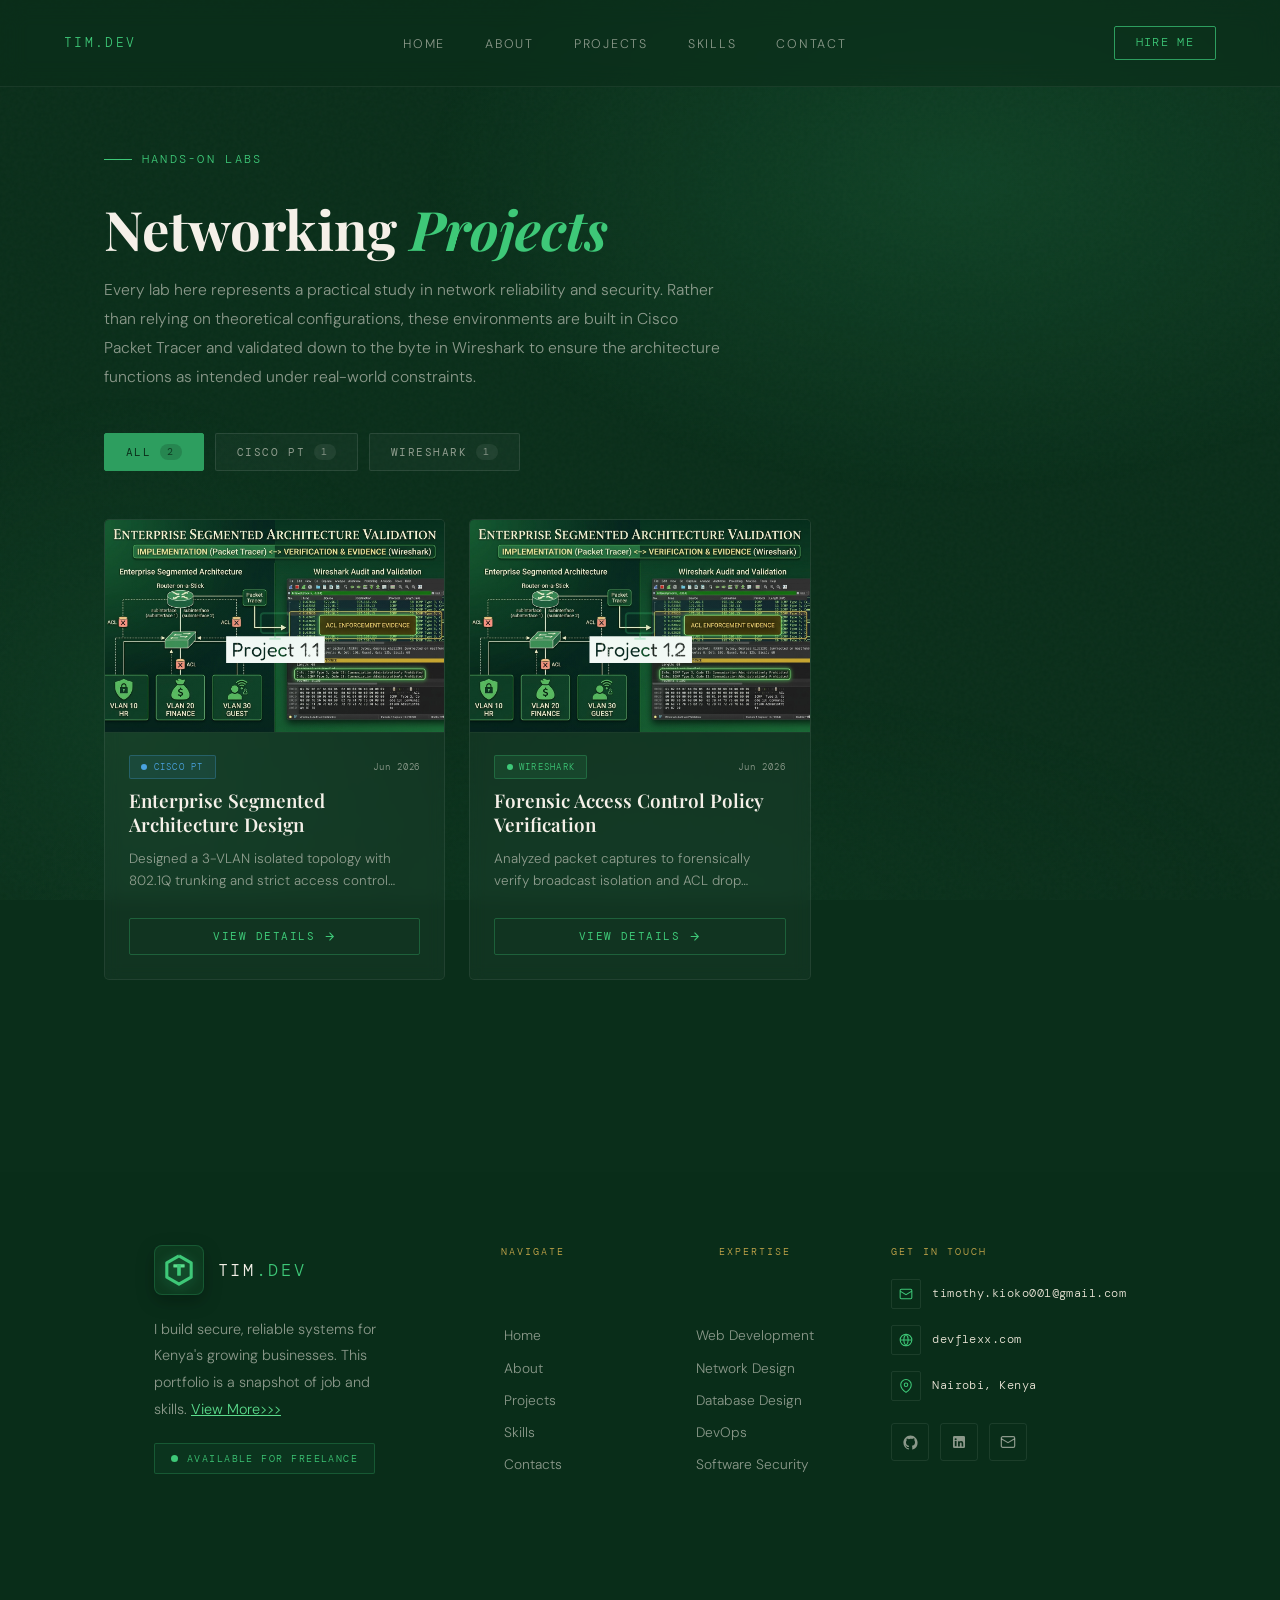
<file: network.html>
<!DOCTYPE html>
<html lang="en">
<head>
    <meta charset="UTF-8" />
    <meta name="viewport" content="width=device-width, initial-scale=1.0"/>
    <title>Networking Projects — TIM.DEV</title>
    <link href="https://fonts.googleapis.com/css2?family=Playfair+Display:wght@400;600;700&family=DM+Sans:wght@300;400;500&family=DM+Mono:wght@400;500&display=swap" rel="stylesheet"/>
    <link rel="stylesheet" href="style.css"/>
    <link rel="stylesheet" href="footer.css"/>
    <link rel="stylesheet" href="network.css"/>
    <style>
        /* ─── STATE MANAGEMENT OVERRIDES ───
           These ensure the hidden attribute works reliably
           and states don't overlap.                  */
        .net-state,
        .projects-grid {
            transition: opacity 0.25s ease, transform 0.25s ease;
        }

        /* When hidden, completely remove from layout + hide */
        .net-state[hidden],
        .projects-grid[hidden] {
            display: none !important;
            opacity: 0;
            pointer-events: none;
        }

        /* When visible, use the intended display value */
        .net-state:not([hidden]) {
            display: flex !important;
            opacity: 1;
            pointer-events: auto;
        }

        .projects-grid:not([hidden]) {
            display: grid !important;
            opacity: 1;
            pointer-events: auto;
        }

        /* Ensure the grid uses the correct layout */
        .projects-grid {
            display: none;
            /* hidden by default */;
        }

        /* ─── FILTER TRANSITION ─── */
        .net-card.filtering {
            opacity: 0;
            transform: scale(0.96) translateY(10px);
        }
        .net-card {
            transition: opacity 0.2s ease, transform 0.2s ease;
        }
    </style>
</head>
<body>

    <div class="bg-glow"></div>

    <!-- NAV -->
    <nav>
        <div class="nav-logo">TIM.dev</div>
        <ul class="nav-links">
            <li><a href="index.html">Home</a></li>
            <li><a href="about.html">About</a></li>
            <li><a href="projects.html">Projects</a></li>
            <li><a href="skills.html">Skills</a></li>
            <li><a href="contacts.html">Contact</a></li>
        </ul>
        <a href="mailto:timothy.kioko001@gmail.com" class="nav-cta">Hire Me</a>

        <button class="nav-hamburger" id="navToggle" aria-label="Toggle menu">
            <span></span>
            <span></span>
            <span></span>
        </button>

        <!-- MOBILE MENU -->
        <div class="nav-mobile" id="navMobile">
            <ul class="nav-mobile-links">
                <li><a href="index.html" onclick="closeMobileNav()">Home</a></li>
                <li><a href="about.html" onclick="closeMobileNav()">About</a></li>
                <li><a href="projects.html" onclick="closeMobileNav()">Projects</a></li>
                <li><a href="skills.html" onclick="closeMobileNav()">Skills</a></li>
                <li><a href="contacts.html" onclick="closeMobileNav()">Contact</a></li>
            </ul>
            <a href="mailto:timothy.kioko001@gmail.com" class="nav-cta" style="display:inline-flex;">Hire Me</a>
        </div>
    </nav>

    <!-- ════════ NETWORKING SECTION ════════ -->
    <main>
        <section class="networking-section">

            <!-- HEADER -->
            <div class="net-header fade-up">
                <div class="hero-tag">Hands-On Labs</div>
                <h1 class="net-title">Networking <span>Projects</span></h1>
                <p class="net-intro">
Every lab here represents a practical study in network reliability and security. 
Rather than relying on theoretical configurations, these environments are built in Cisco Packet Tracer 
and validated down to the byte in Wireshark to ensure the architecture functions as intended under real-world constraints.
                </p>
            </div>

            <!-- FILTER BAR -->
            <div class="filter-bar fade-up delay-1" role="tablist" aria-label="Filter projects by tool">
                <button class="filter-btn active" data-filter="all" role="tab" aria-selected="true">
                    All <span class="filter-count" data-count="all">0</span>
                </button>
                <button class="filter-btn" data-filter="cisco" role="tab" aria-selected="false">
                    Cisco PT <span class="filter-count" data-count="cisco">0</span>
                </button>
                <button class="filter-btn" data-filter="wireshark" role="tab" aria-selected="false">
                    Wireshark <span class="filter-count" data-count="wireshark">0</span>
                </button>
            </div>

            <!-- ─── STATE CONTAINER ─── -->
            <div class="states-container">

                <!-- LOADING STATE -->
                <div class="net-state" id="loadingState" aria-live="polite">
                    <div class="net-spinner" aria-hidden="true"></div>
                    <p class="net-state-text">Loading projects…</p>
                </div>

                <!-- ERROR STATE -->
                <div class="net-state" id="errorState" hidden aria-live="polite">
                    <div class="net-state-icon">
                        <svg width="30" height="30" viewBox="0 0 24 24" fill="none" stroke="currentColor" stroke-width="1.5">
                            <circle cx="12" cy="12" r="10"/>
                            <path d="M12 8v4M12 16h.01"/>
                        </svg>
                    </div>
                    <p class="net-state-text">Unable to load projects. Please refresh.</p>
                    <button class="btn-primary" id="retryBtn">
                        <svg width="14" height="14" viewBox="0 0 24 24" fill="none" stroke="currentColor" stroke-width="2">
                            <path d="M23 4v6h-6M1 20v-6h6"/>
                            <path d="M3.51 9a9 9 0 0114.85-3.36L23 10M1 14l4.64 4.36A9 9 0 0020.49 15"/>
                        </svg>
                        Retry
                    </button>
                </div>

                <!-- EMPTY STATE -->
                <div class="net-state" id="emptyState" hidden aria-live="polite">
                    <div class="net-state-icon">
                        <svg width="30" height="30" viewBox="0 0 24 24" fill="none" stroke="currentColor" stroke-width="1.5">
                            <rect x="2" y="7" width="20" height="14" rx="2"/>
                            <path d="M16 3v4M8 3v4M2 11h20"/>
                        </svg>
                    </div>
                    <p class="net-state-text" id="emptyText">No projects yet — check back soon!</p>
                </div>

                <!-- PROJECTS GRID -->
                <div class="projects-grid" id="projectsGrid" hidden aria-live="polite">
                    <!-- cards injected here -->
                </div>

            </div>

            <!-- NO-JS FALLBACK -->
            <noscript>
                <p class="net-noscript">Please enable JavaScript to view the networking projects.</p>
            </noscript>

        </section>
    </main>

    <!-- ════════ PROJECT MODAL ════════ -->
    <div id="projectModal" class="modal" role="dialog" aria-modal="true" aria-labelledby="modalTitle" hidden>
        <div class="modal-content" id="modalContent">
            <button class="close-modal" id="closeModal" aria-label="Close details">
                <svg width="15" height="15" viewBox="0 0 24 24" fill="none" stroke="currentColor" stroke-width="2">
                    <path d="M18 6L6 18M6 6l12 12"/>
                </svg>
            </button>
            <div class="modal-body" id="modalBody">
                <!-- dynamic content injected here -->
            </div>
        </div>
    </div>

    <!-- ════════════════════ FOOTER ════════════════════ -->
    <footer class="site-footer">
        <div class="footer-inner">

            <div class="footer-top">

                <!-- BRAND -->
                <div class="footer-brand reveal">
                    <a href="index.html#top" class="footer-logo" aria-label="TIM.dev home">
                        <span class="footer-logo-tile">
                            <svg class="footer-logo-mark" viewBox="0 0 120 120" fill="none" xmlns="http://www.w3.org/2000/svg" aria-hidden="true">
                                <path class="logo-hex"
                                d="M60 10 L103 34.5 L103 85.5 L60 110 L17 85.5 L17 34.5 Z"
                                stroke="#3ec878" stroke-width="11" stroke-linejoin="round"/>
                                <g class="logo-core">
                                    <rect x="40" y="40" width="40" height="11" rx="1.5" fill="#5dde8e"/>
                                    <rect x="53.5" y="40" width="13" height="40" rx="1.5" fill="#3ec878"/>
                                </g>
                            </svg>
                        </span>
                        <span class="footer-logo-word">TIM<span>.dev</span></span>
                    </a>

                    <p class="footer-tagline">
                        I build
                        secure, reliable systems for Kenya's growing businesses. This portfolio is a snapshot of job and skills.  <a style="color: #5dde8e;" href="github.html">View More>>></a>
                    </p>

                    <div class="footer-status">
                        <span class="footer-dot"></span>
                        Available for freelance
                    </div>
                </div>

                <!-- NAVIGATE -->
                <nav class="footer-col reveal d-1" aria-label="Footer navigation">
                    <div class="footer-col-title">Navigate</div>
                    <ul class="footer-links">
                        <li><a href="index.html">Home</a></li>
                        <li><a href="about.html">About</a></li>
                        <li><a href="projects.html">Projects</a></li>
                        <li><a href="skills.html">Skills</a></li>
                        <li><a href="contacts.html">Contacts</a></li>
                    </ul>
                </nav>

                <!-- SERVICES -->
                <nav class="footer-col reveal d-2" aria-label="Services">
                    <div class="footer-col-title">Expertise</div>
                    <ul class="footer-links">
                        <li><a href="index.html#services">Web Development</a></li>
                        <li><a href="index.html#services">Network Design</a></li>
                        <li><a href="index.html#services">Database Design</a></li>
                        <li><a href="index.html#services">DevOps</a></li>
                        <li><a href="index.html#services">Software Security</a></li>
                    </ul>
                </nav>

                <!-- CONTACT -->
                <div class="footer-col reveal d-3">
                    <div class="footer-col-title">Get in Touch</div>

                    <a href="mailto:timothy.kioko001@gmail.com" class="footer-contact-row">
                        <span class="footer-contact-icon">
                            <svg width="14" height="14" viewBox="0 0 24 24" fill="none" stroke="currentColor" stroke-width="1.8">
                                <rect x="2" y="4" width="20" height="16" rx="2"/>
                                <path d="M22 7l-10 6L2 7"/>
                            </svg>
                        </span>
                        <span class="footer-contact-text">timothy.kioko001@gmail.com</span>
                    </a>

                    <a href="index.html" target="_blank" rel="noopener" class="footer-contact-row">
                        <span class="footer-contact-icon">
                            <svg width="14" height="14" viewBox="0 0 24 24" fill="none" stroke="currentColor" stroke-width="1.8">
                                <circle cx="12" cy="12" r="10"/>
                                <path d="M2 12h20M12 2a15 15 0 010 20M12 2a15 15 0 000 20"/>
                            </svg>
                        </span>
                        <span class="footer-contact-text">devflexx.com</span>
                    </a>

                    <div class="footer-contact-row" style="cursor:default;">
                        <span class="footer-contact-icon">
                            <svg width="14" height="14" viewBox="0 0 24 24" fill="none" stroke="currentColor" stroke-width="1.8">
                                <path d="M21 10c0 7-9 13-9 13s-9-6-9-13a9 9 0 0118 0z"/>
                                <circle cx="12" cy="10" r="3"/>
                            </svg>
                        </span>
                        <span class="footer-contact-text">Nairobi, Kenya</span>
                    </div>

                    <!-- SOCIALS -->
                    <div class="footer-socials">
                        <a href="github.html" class="footer-social" aria-label="GitHub">
                            <svg width="17" height="17" viewBox="0 0 24 24" fill="currentColor">
                                <path d="M12 2C6.48 2 2 6.58 2 12.25c0 4.53 2.87 8.37 6.84 9.73.5.1.68-.22.68-.49 0-.24-.01-.88-.01-1.73-2.78.62-3.37-1.37-3.37-1.37-.45-1.18-1.11-1.49-1.11-1.49-.91-.64.07-.62.07-.62 1 .07 1.53 1.06 1.53 1.06.89 1.56 2.34 1.11 2.91.85.09-.66.35-1.11.63-1.37-2.22-.26-4.55-1.14-4.55-5.07 0-1.12.39-2.03 1.03-2.75-.1-.26-.45-1.3.1-2.71 0 0 .84-.27 2.75 1.05A9.4 9.4 0 0112 6.84c.85 0 1.71.12 2.51.34 1.91-1.32 2.75-1.05 2.75-1.05.55 1.41.2 2.45.1 2.71.64.72 1.03 1.63 1.03 2.75 0 3.94-2.34 4.81-4.57 5.06.36.32.68.94.68 1.9 0 1.37-.01 2.47-.01 2.81 0 .27.18.6.69.49A10.02 10.02 0 0022 12.25C22 6.58 17.52 2 12 2z"/>
                            </svg>
                        </a>
                        <a href="https://www.linkedin.com/in/timothy-kioko-11363718b" target="_blank" rel="noopener" class="footer-social" aria-label="LinkedIn">
                            <svg width="16" height="16" viewBox="0 0 24 24" fill="currentColor">
                                <path d="M19 3a2 2 0 012 2v14a2 2 0 01-2 2H5a2 2 0 01-2-2V5a2 2 0 012-2h14zM8.34 18.34V10.5H5.67v7.84h2.67zM7 9.34a1.55 1.55 0 100-3.1 1.55 1.55 0 000 3.1zm11.34 9V14c0-2.3-1.23-3.37-2.87-3.37-1.32 0-1.91.73-2.24 1.24v-1.06h-2.67v7.84h2.67v-4.38c0-.23.02-.46.09-.63.18-.46.6-.94 1.31-.94.92 0 1.29.7 1.29 1.73v4.22h2.67z"/>
                            </svg>
                        </a>
                        <a href="mailto:timothy.kioko001@gmail.com" class="footer-social" aria-label="Email">
                            <svg width="16" height="16" viewBox="0 0 24 24" fill="none" stroke="currentColor" stroke-width="1.8">
                                <rect x="2" y="4" width="20" height="16" rx="2"/>
                                <path d="M22 7l-10 6L2 7"/>
                            </svg>
                        </a>
                    </div>
                </div>

            </div>

            <!-- BIG WORDMARK -->
            <div class="footer-wordmark" aria-hidden="true">
                <div class="footer-wordmark-text">TIM<span>.dev</span></div>
            </div>

        </div>

        <!-- BOTTOM BAR -->
        <div class="footer-bottom">
            <div class="footer-copy">© 2026 <span>Timothy K. Mule</span> --- All rights reserved.</div>
            <div class="footer-meta">
                <span>Built with production-grade discipline</span>
                <span class="footer-meta-sep">·</span>
                <a href="#top" class="footer-totop">
                    Back to top
                    <svg width="13" height="13" viewBox="0 0 24 24" fill="none" stroke="currentColor" stroke-width="2">
                        <path d="M12 19V5M5 12l7-7 7 7"/>
                    </svg>
                </a>
            </div>
        </div>
    </footer>

    <script src="scripts.js"></script>
    <script>
        /* ═══════════════════════════════════════════════════
           NETWORKING PROJECTS — REFACTORED STATE MANAGEMENT
           ═══════════════════════════════════════════════════ */

        (function() {
            'use strict';

            const DATA_URL = 'network.json';
            const reduceMotion = window.matchMedia('(prefers-reduced-motion: reduce)').matches;

            let projects = [];
            let currentFilter = 'all';
            let activeState = 'loading'; // 'loading' | 'error' | 'empty' | 'grid'

            /* ── DOM refs ── */
            const grid = document.getElementById('projectsGrid');
            const loadingState = document.getElementById('loadingState');
            const errorState = document.getElementById('errorState');
            const emptyState = document.getElementById('emptyState');
            const emptyText = document.getElementById('emptyText');
            const retryBtn = document.getElementById('retryBtn');
            const filterBtns = Array.from(document.querySelectorAll('.filter-btn'));

            const modal = document.getElementById('projectModal');
            const modalContent = document.getElementById('modalContent');
            const modalBody = document.getElementById('modalBody');
            const closeBtn = document.getElementById('closeModal');
            let lastFocused = null;

            const TOOL_LABELS = { cisco: 'Cisco PT', wireshark: 'Wireshark' };

            /* ── small HTML-escape ── */
            function esc(str) {
                return String(str == null ? '' : str)
                    .replace(/&/g, '&amp;')
                    .replace(/</g, '&lt;')
                    .replace(/>/g, '&gt;')
                    .replace(/"/g, '&quot;')
                    .replace(/'/g, '&#39;');
            }

            /* ═══ 1. PAGE REVEAL ═══ */
            const revealEls = document.querySelectorAll('.fade-up');
            if ('IntersectionObserver' in window && !reduceMotion) {
                const obs = new IntersectionObserver((entries) => {
                    entries.forEach((e) => {
                        if (e.isIntersecting) { e.target.classList.add('visible');
                            obs.unobserve(e.target); }
                    });
                }, { threshold: 0.1 });
                revealEls.forEach((el) => obs.observe(el));
            } else {
                revealEls.forEach((el) => el.classList.add('visible'));
            }

            /* ═══ 2. STATE MANAGEMENT — the core fix ═══
               We explicitly set the `hidden` attribute on all state
               elements, then remove it from the active one.
               The CSS ensures `display: none !important` when hidden.   */
            function showState(which) {
                // Guard against invalid states
                const valid = ['loading', 'error', 'empty', 'grid'];
                if (!valid.includes(which)) which = 'loading';

                // Hide ALL states
                loadingState.setAttribute('hidden', '');
                errorState.setAttribute('hidden', '');
                emptyState.setAttribute('hidden', '');
                grid.setAttribute('hidden', '');

                // Show the active one
                if (which === 'loading') loadingState.removeAttribute('hidden');
                else if (which === 'error') errorState.removeAttribute('hidden');
                else if (which === 'empty') emptyState.removeAttribute('hidden');
                else if (which === 'grid') grid.removeAttribute('hidden');

                activeState = which;
            }

            /* ── Convenience helpers ── */
            function showLoading() { showState('loading'); }

            function showError() { showState('error'); }

            function showEmpty(msg) {
                if (msg) emptyText.textContent = msg;
                showState('empty');
            }

            function showGrid() { showState('grid'); }

            /* ═══ 3. FETCH ═══ */
            function loadProjects() {
                showLoading();
                fetch(DATA_URL, { cache: 'no-store' })
                    .then((res) => {
                        if (!res.ok) throw new Error('fetch_failed');
                        return res.json();
                    })
                    .then((data) => {
                        projects = Array.isArray(data) ? data : [];
                        updateCounts();
                        renderProjects(currentFilter);
                    })
                    .catch(() => showError());
            }

            retryBtn.addEventListener('click', loadProjects);

            /* ═══ 4. FILTER COUNTS ═══ */
            function updateCounts() {
                const counts = {
                    all: projects.length,
                    cisco: projects.filter((p) => p.tool === 'cisco').length,
                    wireshark: projects.filter((p) => p.tool === 'wireshark').length
                };
                document.querySelectorAll('.filter-count').forEach((el) => {
                    el.textContent = counts[el.dataset.count] ?? 0;
                });
            }

            /* ═══ 5. RENDER CARDS ═══ */
            function renderProjects(filter) {
                const list = filter === 'all' ? projects : projects.filter((p) => p.tool === filter);

                if (list.length === 0) {
                    const label = filter === 'all' ? '' : (TOOL_LABELS[filter] + ' ');
                    showEmpty('No ' + label + 'projects yet — check back soon!');
                    grid.innerHTML = '';
                    return;
                }

                showGrid();
                grid.innerHTML = list.map(buildCard).join('');

                // wire up the cards
                grid.querySelectorAll('.net-view-btn').forEach((btn) => {
                    btn.addEventListener('click', () => openModal(btn.dataset.id));
                });
                grid.querySelectorAll('.net-card-dl').forEach((btn) => {
                    btn.addEventListener('click', (e) => e.stopPropagation());
                });
                grid.querySelectorAll('.net-card-thumb img').forEach((img) => {
                    img.addEventListener('error', () => { img.style.display = 'none'; });
                });

                // staggered fade-in
                const cards = Array.from(grid.querySelectorAll('.net-card'));
                if (reduceMotion) {
                    cards.forEach((c) => c.classList.add('in'));
                } else {
                    cards.forEach((c, i) => setTimeout(() => c.classList.add('in'), 60 + i * 70));
                }
            }

            function buildCard(p) {
                const badge = p.tool === 'cisco' ? 'cisco' : 'wireshark';
                const mainFile = (p.files && (p.files.pkt || p.files.pcap)) || null;

                const dlIcon = mainFile ?
                    `<a class="net-card-dl" href="${esc(mainFile)}" download
                          aria-label="Download file for ${esc(p.title)}" title="Download file">
                         <svg width="14" height="14" viewBox="0 0 24 24" fill="none" stroke="currentColor" stroke-width="1.6">
                           <path d="M19 21H5a2 2 0 0 1-2-2V5a2 2 0 0 1 2-2h11l5 5v11a2 2 0 0 1-2 2z"/>
                           <path d="M17 21v-8H7v8M7 3v5h8"/>
                         </svg>
                       </a>` :
                    '';

                const dateLabel = p.date ?
                    new Date(p.date).toLocaleDateString('en-GB', { month: 'short', year: 'numeric' }) :
                    '';

                return `
                    <article class="net-card" data-tool="${esc(p.tool)}">
                      <div class="net-card-thumb">
                        <div class="net-card-thumb-fallback" aria-hidden="true">
                          <svg width="34" height="34" viewBox="0 0 24 24" fill="none" stroke="currentColor" stroke-width="1.3">
                            <rect x="2" y="3" width="20" height="14" rx="2"/><path d="M8 21h8M12 17v4"/>
                          </svg>
                        </div>
                        <img src="${esc(p.thumbnail)}" alt="${esc(p.title)} preview" loading="lazy" />
                        ${dlIcon}
                      </div>
                      <div class="net-card-body">
                        <div class="net-card-top">
                          <span class="tool-badge ${badge}">${esc(TOOL_LABELS[p.tool] || p.tool)}</span>
                          <span class="net-card-date">${esc(dateLabel)}</span>
                        </div>
                        <h3 class="net-card-title">${esc(p.title)}</h3>
                        <p class="net-card-desc">${esc(p.shortDescription)}</p>
                        <div class="net-card-foot">
                          <button class="net-view-btn" data-id="${esc(p.id)}" aria-label="View details for ${esc(p.title)}">
                            View details
                            <svg width="13" height="13" viewBox="0 0 24 24" fill="none" stroke="currentColor" stroke-width="2">
                              <path d="M5 12h14M12 5l7 7-7 7"/>
                            </svg>
                          </button>
                        </div>
                      </div>
                    </article>`;
            }

            /* ═══ 6. FILTER BUTTONS ═══ */
            filterBtns.forEach((btn) => {
                btn.addEventListener('click', () => {
                    if (btn.classList.contains('active')) return;
                    filterBtns.forEach((b) => {
                        b.classList.remove('active');
                        b.setAttribute('aria-selected', 'false');
                    });
                    btn.classList.add('active');
                    btn.setAttribute('aria-selected', 'true');
                    currentFilter = btn.dataset.filter;

                    // crossfade out, then re-render
                    const cards = Array.from(grid.querySelectorAll('.net-card'));
                    if (reduceMotion || cards.length === 0) {
                        renderProjects(currentFilter);
                    } else {
                        cards.forEach((c) => c.classList.add('filtering'));
                        setTimeout(() => renderProjects(currentFilter), 180);
                    }
                });
            });

            /* ═══ 7. MODAL ═══ */
            function openModal(id) {
                const p = projects.find((x) => x.id === id);
                if (!p) return;

                lastFocused = document.activeElement;
                modalBody.innerHTML = buildModal(p);
                modal.hidden = false;
                void modal.offsetWidth;
                modal.classList.add('open');
                document.body.classList.add('modal-open');
                modalContent.scrollTop = 0;
                closeBtn.focus();
            }

            function closeModal() {
                modal.classList.remove('open');
                document.body.classList.remove('modal-open');
                setTimeout(() => { modal.hidden = true;
                    modalBody.innerHTML = ''; }, reduceMotion ? 0 : 320);
                if (lastFocused) lastFocused.focus();
            }

            function buildModal(p) {
                const badge = p.tool === 'cisco' ? 'cisco' : 'wireshark';
                const toolLabel = TOOL_LABELS[p.tool] || p.tool;

                const topo = p.topologyImage ?
                    `<img class="modal-topo" src="${esc(p.topologyImage)}" alt="${esc(p.title)} topology"
                            onerror="this.style.display='none'; this.nextElementSibling.style.display='flex';" />
                         <div class="modal-topo-fallback" style="display:none;" aria-hidden="true">
                           <svg width="40" height="40" viewBox="0 0 24 24" fill="none" stroke="currentColor" stroke-width="1.2">
                             <circle cx="6" cy="6" r="2"/><circle cx="18" cy="6" r="2"/><circle cx="12" cy="18" r="2"/>
                             <path d="M7.5 7.5l3 9M16.5 7.5l-3 9M8 6h8"/>
                           </svg>
                         </div>` :
                    `<div class="modal-topo-fallback" aria-hidden="true">
                           <svg width="40" height="40" viewBox="0 0 24 24" fill="none" stroke="currentColor" stroke-width="1.2">
                             <circle cx="6" cy="6" r="2"/><circle cx="18" cy="6" r="2"/><circle cx="12" cy="18" r="2"/>
                             <path d="M7.5 7.5l3 9M16.5 7.5l-3 9M8 6h8"/>
                           </svg>
                         </div>`;

                const caption = p.tool === 'wireshark' ? 'Wireshark analysis graph' : 'Packet Tracer topology';

                const dl = [];
                if (p.files && p.files.pkt) {
                    dl.push(`<a class="modal-dl-btn" href="${esc(p.files.pkt)}" download>
                        <svg width="15" height="15" viewBox="0 0 24 24" fill="none" stroke="currentColor" stroke-width="1.6">
                          <path d="M21 15v4a2 2 0 0 1-2 2H5a2 2 0 0 1-2-2v-4M7 10l5 5 5-5M12 15V3"/>
                        </svg>
                        Download Cisco Packet Tracer lab (.pkt)</a>`);
                }
                if (p.files && p.files.pcap) {
                    dl.push(`<a class="modal-dl-btn" href="${esc(p.files.pcap)}" download>
                        <svg width="15" height="15" viewBox="0 0 24 24" fill="none" stroke="currentColor" stroke-width="1.6">
                          <path d="M21 15v4a2 2 0 0 1-2 2H5a2 2 0 0 1-2-2v-4M7 10l5 5 5-5M12 15V3"/>
                        </svg>
                        Download PCAP file (.pcapng)</a>`);
                }
                const downloadsBlock = dl.length ?
                    dl.join('') :
                    `<p class="modal-dl-none">No file available for download</p>`;

                return `
                    <div class="modal-left">
                      <div class="modal-eyebrow">
                        <span class="tool-badge ${badge}">${esc(toolLabel)}</span>
                      </div>
                      <h2 class="modal-title" id="modalTitle">${esc(p.title)}</h2>
                      <div class="modal-doc">${p.documentationHtml || ''}</div>
                    </div>
                    <div class="modal-right">
                      <figure class="modal-topo-figure">
                        ${topo}
                        <figcaption class="modal-topo-caption">${esc(caption)}</figcaption>
                      </figure>
                      <div class="modal-downloads">
                        <span class="modal-dl-label">Files</span>
                        ${downloadsBlock}
                      </div>
                    </div>`;
            }

            closeBtn.addEventListener('click', closeModal);
            modal.addEventListener('click', (e) => { if (e.target === modal) closeModal(); });

            document.addEventListener('keydown', (e) => {
                if (!modal.classList.contains('open')) return;

                if (e.key === 'Escape') closeModal();

                if (e.key === 'Tab') {
                    const focusable = Array.from(
                        modalContent.querySelectorAll('button, a[href]')
                    ).filter((el) => el.offsetParent !== null);
                    if (!focusable.length) return;
                    const first = focusable[0];
                    const last = focusable[focusable.length - 1];
                    if (e.shiftKey && document.activeElement === first) { e.preventDefault();
                        last.focus(); } else if (!e.shiftKey && document.activeElement === last) { e
                            .preventDefault();
                        first.focus(); }
                }
            });

            /* ═══ 8. GO ═══ */
            loadProjects();

        })();
    </script>

</body>
</html>
</file>
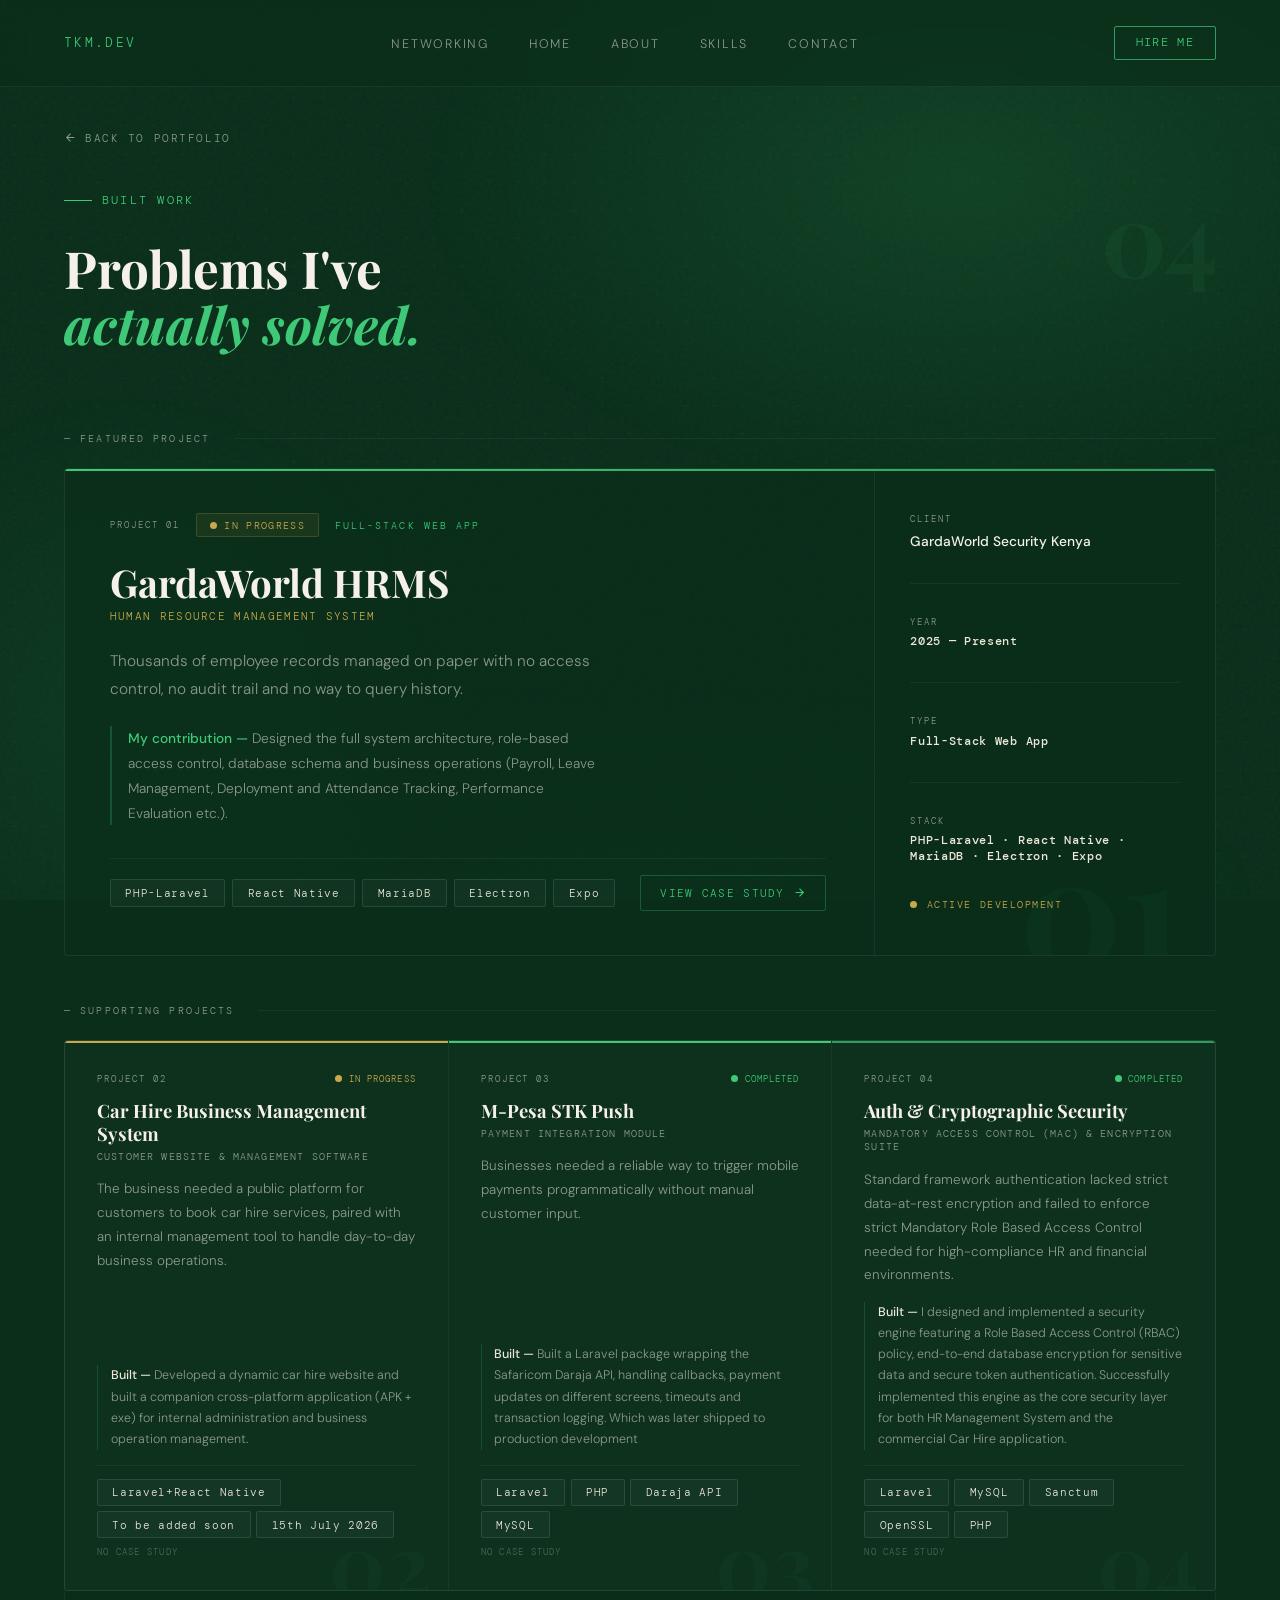
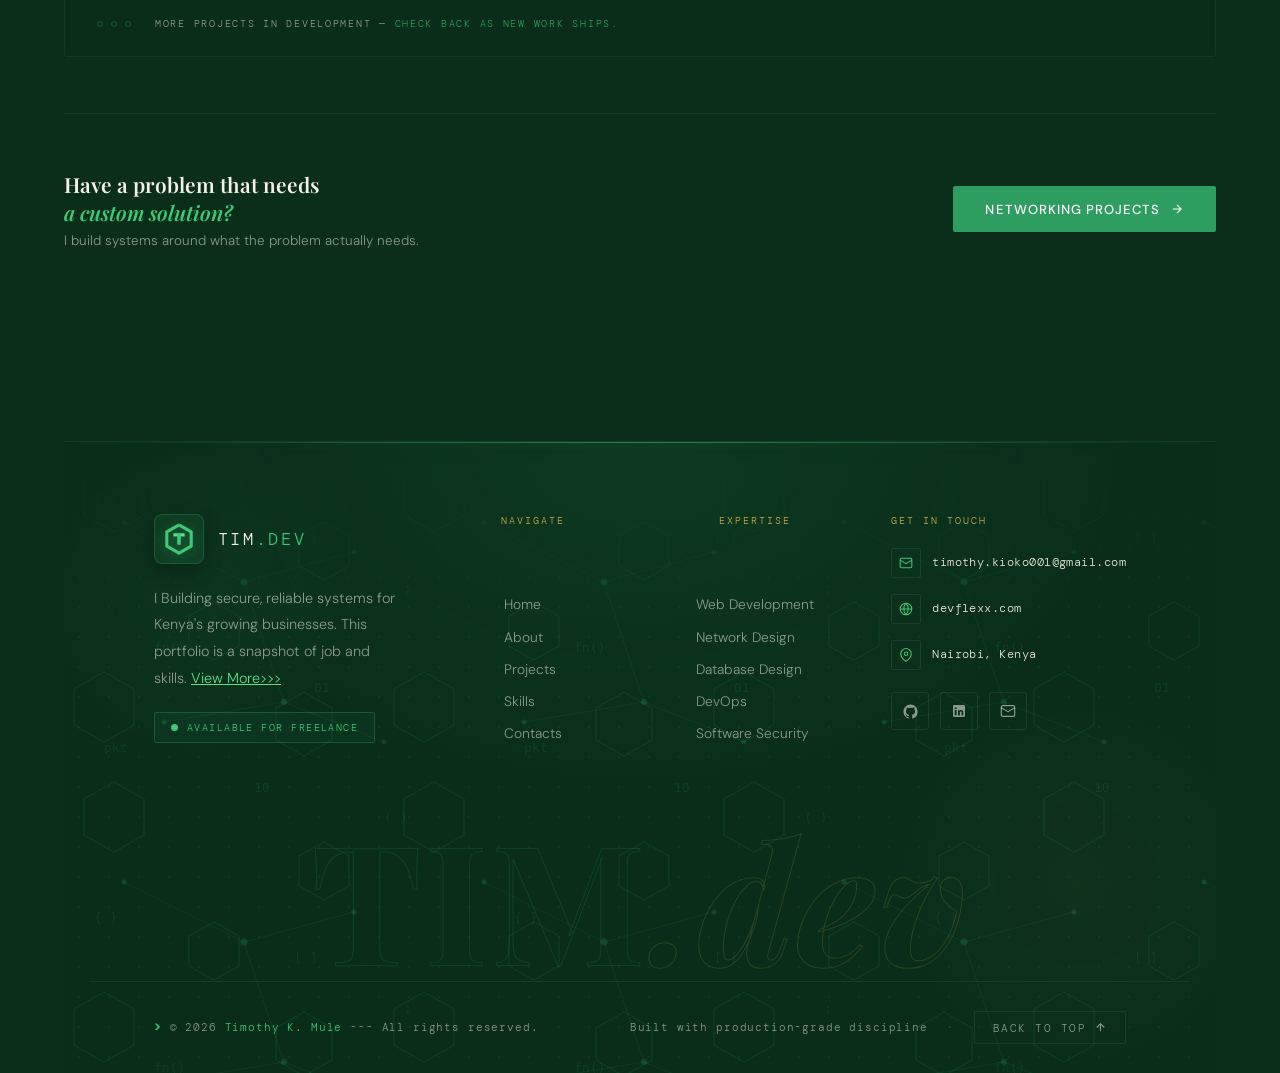
<file: projects.html>
<!DOCTYPE html>
<html lang="en">
<head>
  <meta charset="UTF-8" />
  <meta name="viewport" content="width=device-width, initial-scale=1.0"/>
  <title>TIM.DEV</title>
  <link href="https://fonts.googleapis.com/css2?family=Playfair+Display:wght@400;600;700&family=DM+Sans:wght@300;400;500&family=DM+Mono:wght@400;500&display=swap" rel="stylesheet"/>
  <!-- Main design system — tokens, nav, body, fonts, .pill, .btn-primary, .back-link, .dot, .dot-gold, .stack-label, animations -->
  <link rel="stylesheet" href="style.css"/>
  <!-- Page-specific additional styles only -->
  <link rel="stylesheet" href="projects.css"/>
  <link rel="stylesheet" href="footer.css"/>
</head>
<body>

  <div class="bg-glow"></div>

  <!-- NAV -->
  <nav>
    <div class="nav-logo">TKM.dev</div>
    <ul class="nav-links">
      <li><a href="network.html">Networking</a></li>
      <li><a href="index.html">Home</a></li>
      <li><a href="about.html">About</a></li>
      <li><a href="skills.html">Skills</a></li>
      <li><a href="contacts.html">Contact</a></li>
    </ul>
    <a href="mailto:timothy.kioko001@gmail.com" class="nav-cta">Hire Me</a>
    <button class="nav-hamburger" id="navToggle" aria-label="Toggle menu">
      <span></span><span></span><span></span>
    </button>
  </nav>

  <!-- MOBILE MENU -->
  <div class="nav-mobile" id="navMobile">
    <ul class="nav-mobile-links">
    <li><a href="network.html" onclick="closeMobileNav()">Networking</a></li>
    <li><a href="index.html" onclick="closeMobileNav()">Home</a></li>
    <li ><a href="about.html" onclick="closeMobileNav()">About</a></li>
    <li><a href="skills.html" onclick="closeMobileNav()">Skills</a></li>
    <li><a href="contacts.html" onclick="closeMobileNav()">Contact</a></li>
  </ul>
    <a href="mailto:timothy.kioko001@gmail.com" class="nav-cta" style="display:inline-flex;">Hire Me</a>
  </div>

  <!-- PROJECTS PAGE -->
  <main class="projects-page" id="projects">

    <!-- BACK LINK — .back-link inherited from style.css -->
    <a href="index.html" class="back-link projects-back">
      <svg width="13" height="13" viewBox="0 0 24 24" fill="none" stroke="currentColor" stroke-width="2">
        <path d="M19 12H5M12 19l-7-7 7-7"/>
      </svg>
      Back to Portfolio
    </a>

    <!-- PAGE HEADER -->
    <div class="projects-header fade-up">
      <div class="projects-header-left">
        <div class="hero-tag">Built Work</div>
        <h1 class="projects-title">Problems I've<br><span>actually solved.</span></h1>
        <p class="projects-intro">
        </p>
      </div>
      <div class="projects-counter" aria-hidden="true" id="projectCounter">—</div>
    </div>

    <!-- LOADING STATE -->
    <div class="projects-loading" id="projectsLoading">
      <div class="loading-bar-track">
        <div class="loading-bar-fill"></div>
      </div>
      <span class="loading-text">Loading projects</span>
    </div>

    <!-- ERROR STATE -->
    <div class="projects-error" id="projectsError" style="display:none;">
      <p>Could not load projects. Please check your internet connection.</p>
    </div>

    <!-- FEATURED PROJECT — populated by renderFeatured() -->
    <div class="featured-wrapper fade-up delay-1" id="featuredWrapper" style="display:none;">
      <div class="featured-label-row">
        <span class="featured-label">— Featured Project</span>
        <div class="featured-rule"></div>
      </div>
      <div id="featuredCard"></div>
    </div>

    <!-- SUPPORTING PROJECTS — populated by renderSupporting() -->
    <div class="supporting-wrapper fade-up delay-2" id="supportingWrapper" style="display:none;">
      <div class="supporting-label-row">
        <span class="supporting-label">— Supporting Projects</span>
        <div class="supporting-rule"></div>
      </div>
      <div class="supporting-grid" id="supportingGrid"></div>
      <div class="coming-strip">
        <div class="coming-dot-row">
          <div class="coming-dot"></div>
          <div class="coming-dot"></div>
          <div class="coming-dot"></div>
        </div>
        <span class="coming-text">
          More projects in development —
          <span>check back as new work ships.</span>
        </span>
      </div>
    </div>

    <!-- CTA STRIP -->
    <div class="projects-cta fade-up delay-3" id="projectsCta" style="display:none;">
      <div class="projects-cta-text">
        <div class="projects-cta-heading">Have a problem that needs<br><span>a custom solution?</span></div>
        <div class="projects-cta-sub">I build systems around what the problem actually needs.</div>
      </div>
      <a href="network.html" class="btn-primary">
        Networking Projects
        <svg width="14" height="14" viewBox="0 0 24 24" fill="none" stroke="currentColor" stroke-width="2">
          <path d="M5 12h14M12 5l7 7-7 7"/>
        </svg>
      </a>
    </div>

  <footer class="site-footer">
    <div class="footer-inner">

      <div class="footer-top">

        <!-- BRAND -->
        <div class="footer-brand reveal">
          <a href="index.html#top" class="footer-logo" aria-label="TIM.dev home">
            <span class="footer-logo-tile">
              <svg class="footer-logo-mark" viewBox="0 0 120 120" fill="none" xmlns="http://www.w3.org/2000/svg" aria-hidden="true">
                <path class="logo-hex"
                  d="M60 10 L103 34.5 L103 85.5 L60 110 L17 85.5 L17 34.5 Z"
                  stroke="#3ec878" stroke-width="11" stroke-linejoin="round"/>
                <g class="logo-core">
                  <rect x="40" y="40" width="40" height="11" rx="1.5" fill="#5dde8e"/>
                  <rect x="53.5" y="40" width="13" height="40" rx="1.5" fill="#3ec878"/>
                </g>
              </svg>
            </span>
            <span class="footer-logo-word">TIM<span>.dev</span></span>
          </a>

          <p class="footer-tagline">
            I Building
            secure, reliable systems for Kenya's growing businesses. This portfolio is a snapshot of job and skills.  <a style="color: #5dde8e;" href="github.html">View More>>></a> 
          </p>

          <div class="footer-status">
            <span class="footer-dot"></span>
            Available for freelance
          </div>
        </div>

        <!-- NAVIGATE -->
        <nav class="footer-col reveal d-1" aria-label="Footer navigation">
          <div class="footer-col-title">Navigate</div>
          <ul class="footer-links">
            <li><a href="index.html">Home</a></li>
            <li><a href="about.html">About</a></li>
            <li><a href="projects.html">Projects</a></li>
            <li><a href="skills.html">Skills</a></li>
            <li><a href="contacts.html">Contacts</a></li>
          </ul>
        </nav>

        <!-- SERVICES -->
        <nav class="footer-col reveal d-2" aria-label="Services">
          <div class="footer-col-title">Expertise</div>
          <ul class="footer-links">
            <li><a href="index.html#services">Web Development</a></li>
            <li><a href="index.html#services">Network Design</a></li>
            <li><a href="index.html#services">Database Design</a></li>
            <li><a href="index.html#services">DevOps</a></li>
            <li><a href="index.html#services">Software Security</a></li>
          </ul>
        </nav>

        <!-- CONTACT -->
        <div class="footer-col reveal d-3">
          <div class="footer-col-title">Get in Touch</div>

          <a href="mailto:timothy.kioko001@gmail.com" class="footer-contact-row">
            <span class="footer-contact-icon">
              <svg width="14" height="14" viewBox="0 0 24 24" fill="none" stroke="currentColor" stroke-width="1.8">
                <rect x="2" y="4" width="20" height="16" rx="2"/>
                <path d="M22 7l-10 6L2 7"/>
              </svg>
            </span>
            <span class="footer-contact-text">timothy.kioko001@gmail.com</span>
          </a>

          <a href="index.html" target="_blank" rel="noopener" class="footer-contact-row">
            <span class="footer-contact-icon">
              <svg width="14" height="14" viewBox="0 0 24 24" fill="none" stroke="currentColor" stroke-width="1.8">
                <circle cx="12" cy="12" r="10"/>
                <path d="M2 12h20M12 2a15 15 0 010 20M12 2a15 15 0 000 20"/>
              </svg>
            </span>
            <span class="footer-contact-text">devflexx.com</span>
          </a>

          <div class="footer-contact-row" style="cursor:default;">
            <span class="footer-contact-icon">
              <svg width="14" height="14" viewBox="0 0 24 24" fill="none" stroke="currentColor" stroke-width="1.8">
                <path d="M21 10c0 7-9 13-9 13s-9-6-9-13a9 9 0 0118 0z"/>
                <circle cx="12" cy="10" r="3"/>
              </svg>
            </span>
            <span class="footer-contact-text">Nairobi, Kenya</span>
          </div>

          <!-- SOCIALS -->
          <div class="footer-socials">
            <a href="github.html" class="footer-social" aria-label="GitHub">
              <svg width="17" height="17" viewBox="0 0 24 24" fill="currentColor">
                <path d="M12 2C6.48 2 2 6.58 2 12.25c0 4.53 2.87 8.37 6.84 9.73.5.1.68-.22.68-.49 0-.24-.01-.88-.01-1.73-2.78.62-3.37-1.37-3.37-1.37-.45-1.18-1.11-1.49-1.11-1.49-.91-.64.07-.62.07-.62 1 .07 1.53 1.06 1.53 1.06.89 1.56 2.34 1.11 2.91.85.09-.66.35-1.11.63-1.37-2.22-.26-4.55-1.14-4.55-5.07 0-1.12.39-2.03 1.03-2.75-.1-.26-.45-1.3.1-2.71 0 0 .84-.27 2.75 1.05A9.4 9.4 0 0112 6.84c.85 0 1.71.12 2.51.34 1.91-1.32 2.75-1.05 2.75-1.05.55 1.41.2 2.45.1 2.71.64.72 1.03 1.63 1.03 2.75 0 3.94-2.34 4.81-4.57 5.06.36.32.68.94.68 1.9 0 1.37-.01 2.47-.01 2.81 0 .27.18.6.69.49A10.02 10.02 0 0022 12.25C22 6.58 17.52 2 12 2z"/>
              </svg>
            </a>
            <a href="https://www.linkedin.com/in/timothy-kioko-11363718b" target="_blank" rel="noopener" class="footer-social" aria-label="LinkedIn">
              <svg width="16" height="16" viewBox="0 0 24 24" fill="currentColor">
                <path d="M19 3a2 2 0 012 2v14a2 2 0 01-2 2H5a2 2 0 01-2-2V5a2 2 0 012-2h14zM8.34 18.34V10.5H5.67v7.84h2.67zM7 9.34a1.55 1.55 0 100-3.1 1.55 1.55 0 000 3.1zm11.34 9V14c0-2.3-1.23-3.37-2.87-3.37-1.32 0-1.91.73-2.24 1.24v-1.06h-2.67v7.84h2.67v-4.38c0-.23.02-.46.09-.63.18-.46.6-.94 1.31-.94.92 0 1.29.7 1.29 1.73v4.22h2.67z"/>
              </svg>
            </a>
            <a href="mailto:timothy.kioko001@gmail.com" class="footer-social" aria-label="Email">
              <svg width="16" height="16" viewBox="0 0 24 24" fill="none" stroke="currentColor" stroke-width="1.8">
                <rect x="2" y="4" width="20" height="16" rx="2"/>
                <path d="M22 7l-10 6L2 7"/>
              </svg>
            </a>
          </div>
        </div>

      </div>

      <!-- BIG WORDMARK -->
      <div class="footer-wordmark" aria-hidden="true">
        <div class="footer-wordmark-text">TIM<span>.dev</span></div>
      </div>

    </div>

    <!-- BOTTOM BAR -->
    <div class="footer-bottom">
      <div class="footer-copy">© 2026 <span>Timothy K. Mule</span> --- All rights reserved.</div>
      <div class="footer-meta">
        <span>Built with production-grade discipline</span>
        <span class="footer-meta-sep">·</span>
        <a href="#top" class="footer-totop">
          Back to top
          <svg width="13" height="13" viewBox="0 0 24 24" fill="none" stroke="currentColor" stroke-width="2">
            <path d="M12 19V5M5 12l7-7 7 7"/>
          </svg>
        </a>
      </div>
    </div>
  </footer>

  </main>

  <script src="scripts.js"></script>
  <script>

    /* INTERSECTION OBSERVER — fade-up on scroll */
    const fadeObserver = new IntersectionObserver((entries) => {
      entries.forEach(entry => {
        if (entry.isIntersecting) {
          entry.target.classList.add('visible');
          fadeObserver.unobserve(entry.target);
        }
      });
    }, { threshold: 0.08 });

    function observeFadeElements() {
      document.querySelectorAll('.fade-up').forEach(el => fadeObserver.observe(el));
    }

    /* BADGE HELPERS */
    function statusBadge(status) {
      const label    = status === 'in-progress' ? 'In Progress' : 'Completed';
      const dotClass = status === 'in-progress' ? 'dot-gold' : 'dot';
      return `<span class="featured-status ${status}"><span class="${dotClass}"></span>${label}</span>`;
    }

    function supStatusBadge(status) {
      const label    = status === 'in-progress' ? 'In Progress' : 'Completed';
      const dotClass = status === 'in-progress' ? 'dot-gold' : 'dot';
      return `<span class="sup-status ${status}"><span class="${dotClass}"></span>${label}</span>`;
    }

    /* PILLS — link to skills.html */
    function pillsHTML(stack) {
      return stack.map(s => `<a href="skills.html" class="pill">${s}</a>`).join('');
    }

    /* RENDER FEATURED PROJECT */
    function renderFeatured(p) {
      const ctaHTML = p.link
        ? `<a href="${p.link}" class="featured-cta">
            View Case Study
            <svg width="13" height="13" viewBox="0 0 24 24" fill="none" stroke="currentColor" stroke-width="2">
              <path d="M5 12h14M12 5l7 7-7 7"/>
            </svg>
           </a>`
        : '';

      document.getElementById('featuredCard').innerHTML = `
        <div class="featured-card" data-num="${p.number}">

          <div class="featured-main">
            <div class="featured-top-row">
              <span class="featured-number">Project ${p.number}</span>
              ${statusBadge(p.status)}
              <span class="stack-label" style="margin-bottom:0;">${p.type_label}</span>
            </div>

            <div class="featured-title-block">
              <h2 class="featured-title">${p.title}</h2>
              <div class="featured-subtitle">${p.subtitle}</div>
            </div>

            <p class="featured-problem">${p.problem}</p>

            <p class="featured-contribution">
              <strong>My contribution —</strong> ${p.contribution}
            </p>

            <div class="featured-footer">
              <div class="featured-stack">${pillsHTML(p.stack)}</div>
              ${ctaHTML}
            </div>
          </div>

          <div class="featured-meta">
            <div class="meta-block">
              <div class="meta-block-label">Client</div>
              <div class="meta-block-value">${p.client}</div>
            </div>
            <div class="meta-divider"></div>
            <div class="meta-block">
              <div class="meta-block-label">Year</div>
              <div class="meta-block-value mono">${p.year}</div>
            </div>
            <div class="meta-divider"></div>
            <div class="meta-block">
              <div class="meta-block-label">Type</div>
              <div class="meta-block-value mono">${p.type_label}</div>
            </div>
            <div class="meta-divider"></div>
            <div class="meta-block">
              <div class="meta-block-label">Stack</div>
              <div class="meta-block-value mono">${p.stack.join(' · ')}</div>
            </div>
            ${p.status === 'in-progress' ? `
            <div class="meta-live">
              <span class="dot-gold"></span>
              Active Development
            </div>` : ''}
          </div>

        </div>
      `;
    }

    /* RENDER SUPPORTING GRID */
    function renderSupporting(projects) {
      document.getElementById('supportingGrid').innerHTML = projects.map(p => {
        const ctaHTML = p.link
          ? `<a href="${p.link}" class="project-arrow" style="font-size:0.62rem;">
               View
               <svg width="11" height="11" viewBox="0 0 24 24" fill="none" stroke="currentColor" stroke-width="2">
                 <path d="M5 12h14M12 5l7 7-7 7"/>
               </svg>
             </a>`
          : `<span class="sup-no-link">No case study</span>`;

        return `
          <div class="sup-card" data-accent="${p.accent}" data-num="${p.number}">
            <div class="sup-card-top">
              <span class="sup-number">Project ${p.number}</span>
              ${supStatusBadge(p.status)}
            </div>
            <div class="sup-title-block">
              <div class="sup-title">${p.title}</div>
              <div class="sup-subtitle">${p.subtitle}</div>
            </div>
            <p class="sup-problem">${p.problem}</p>
            <p class="sup-contribution">
              <strong>Built —</strong> ${p.contribution}
            </p>
            <div class="sup-footer">
              <div class="sup-stack">${pillsHTML(p.stack)}</div>
              ${ctaHTML}
            </div>
          </div>
        `;
      }).join('');
    }

    /* FETCH projects.json AND ORCHESTRATE */
    fetch('projects.json')
      .then(res => {
        if (!res.ok) throw new Error('fetch failed');
        return res.json();
      })
      .then(data => {
        const featured   = data.projects.find(p => p.type === 'featured');
        const supporting = data.projects.filter(p => p.type === 'supporting');

        document.getElementById('projectCounter').textContent =
          String(data.projects.length).padStart(2, '0');

        document.getElementById('projectsLoading').style.display = 'none';

        if (featured) {
          renderFeatured(featured);
          document.getElementById('featuredWrapper').style.display = 'block';
        }

        if (supporting.length > 0) {
          renderSupporting(supporting);
          document.getElementById('supportingWrapper').style.display = 'block';
        }

        document.getElementById('projectsCta').style.display = 'flex';
        observeFadeElements();
      })
      .catch(() => {
        document.getElementById('projectsLoading').style.display = 'none';
        document.getElementById('projectsError').style.display   = 'block';
      });

    observeFadeElements();

  </script>

</body>
</html>
</file>
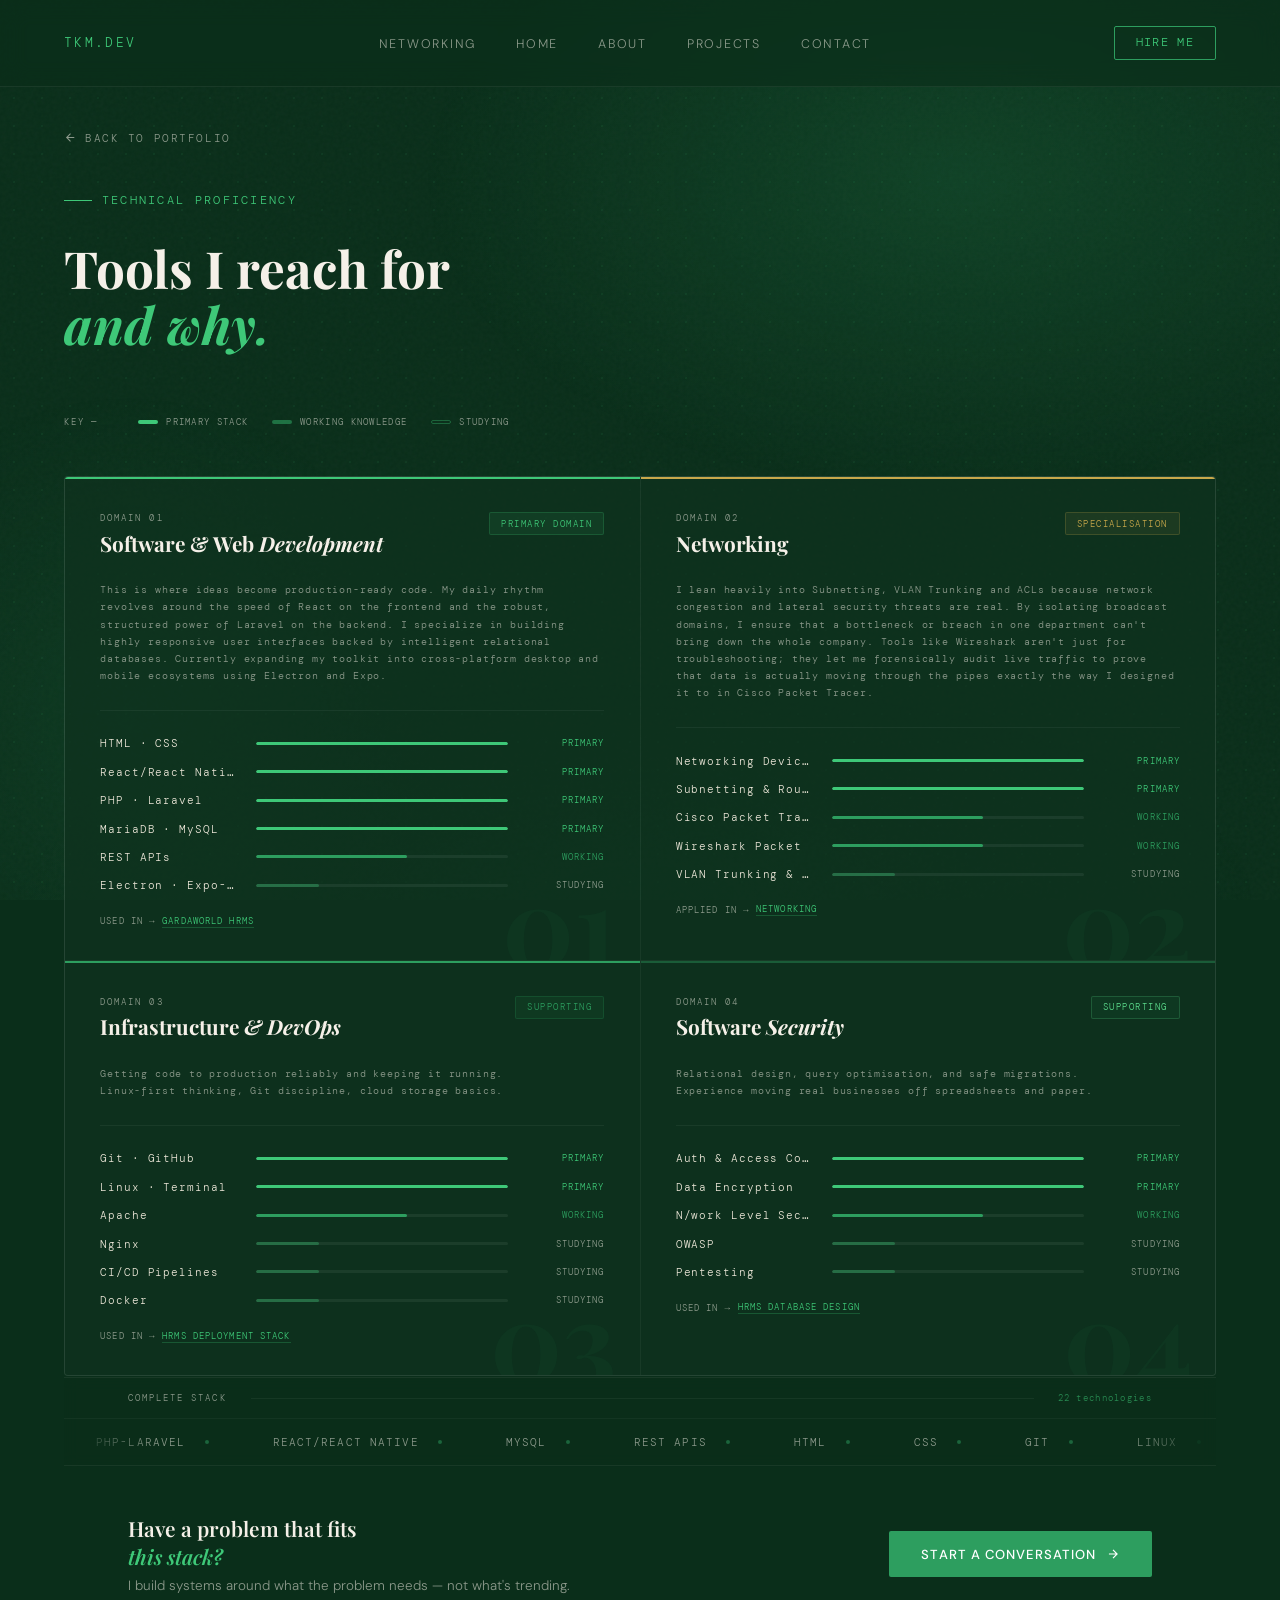
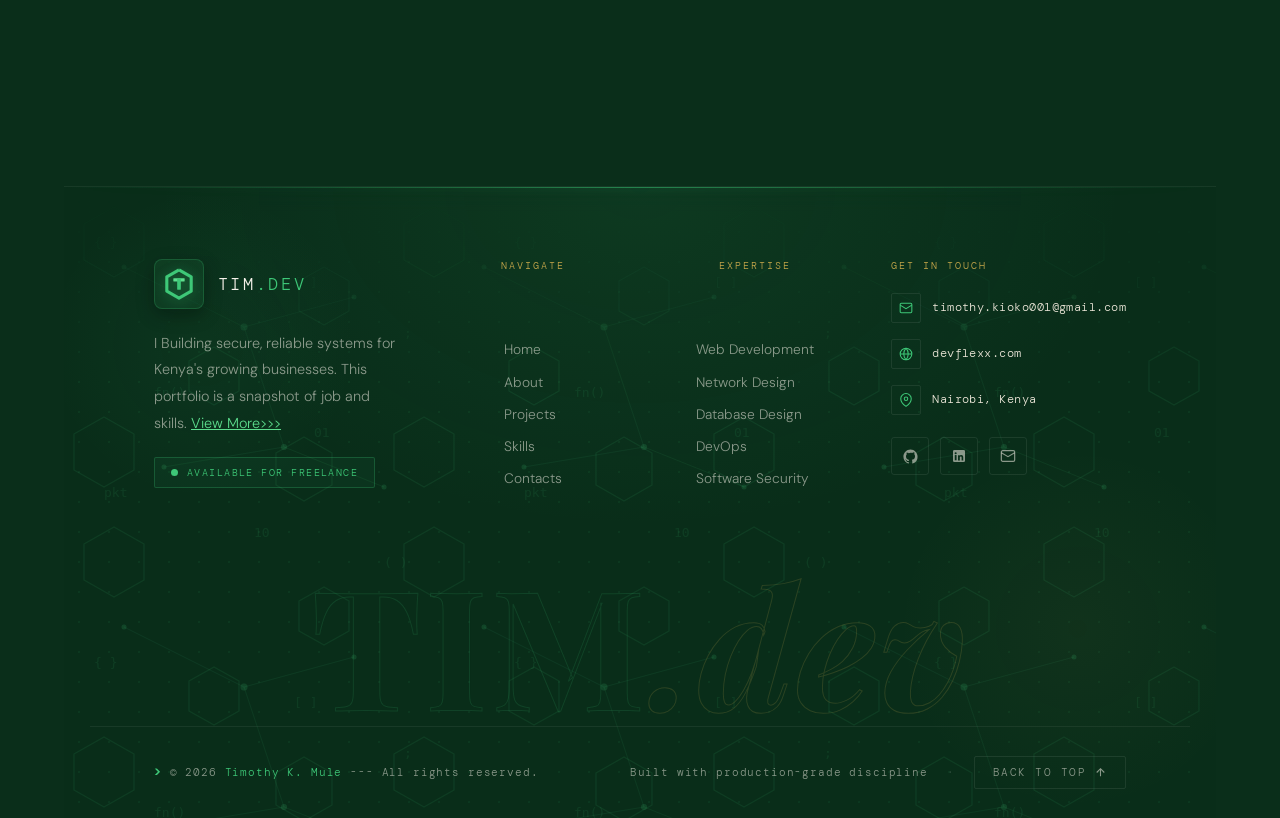
<file: skills.html>
<!DOCTYPE html>
<html lang="en">
<head>
  <meta charset="UTF-8" />
  <meta name="viewport" content="width=device-width, initial-scale=1.0"/>
  <title>TIM.DEV</title>
  <link href="https://fonts.googleapis.com/css2?family=Playfair+Display:wght@400;600;700&family=DM+Sans:wght@300;400;500&family=DM+Mono:wght@400;500&display=swap" rel="stylesheet"/>
  <link rel="stylesheet" href="style.css"/>
  <link rel="stylesheet" href="footer.css"/>
</head>
<body>

  <div class="bg-glow"></div>

  <!-- ── NAV ── -->
  <nav>
    <div class="nav-logo">TKM.dev</div>
    <ul class="nav-links">
      <li><a href="network.html">Networking</a></li>
      <li><a href="index.html">Home</a></li>
      <li><a href="about.html">About</a></li>
      <li><a href="projects.html">Projects</a></li>
      <li><a href="contacts.html">Contact</a></li>
    </ul>
    <a href="mailto:timothy.kioko001@gmail.com" class="nav-cta">Hire Me</a>
    <button class="nav-hamburger" id="navToggle" aria-label="Toggle menu">
      <span></span><span></span><span></span>
    </button>
  </nav>

  <!-- ── MOBILE MENU ── -->
  <div class="nav-mobile" id="navMobile">
    <ul class="nav-mobile-links">
    <li><a href="network.html" onclick="closeMobileNav()">Networking</a></li>
    <li><a href="index.html" onclick="closeMobileNav()">Home</a></li>
    <li ><a href="about.html" onclick="closeMobileNav()">About</a></li>
    <li><a href="projects.html" onclick="closeMobileNav()">Projects</a></li>
    <li><a href="contacts.html" onclick="closeMobileNav()">Contact</a></li>
  </ul>
    <a href="mailto:timothy.kioko001@gmail.com" class="nav-cta" style="display:inline-flex;">Hire Me</a>
  </div>

  <!-- ══════════════════════════════════════════
       SKILLS PAGE
  ══════════════════════════════════════════ -->
  <main class="skills-page" id="skills">

    <!-- BACK LINK -->
    <a href="index.html" class="back-link" style="margin-bottom:2.5rem; display:inline-flex;">
      <svg width="13" height="13" viewBox="0 0 24 24" fill="none" stroke="currentColor" stroke-width="2">
        <path d="M19 12H5M12 19l-7-7 7-7"/>
      </svg>
      Back to Portfolio
    </a>

    <!-- HEADER -->
    <div class="skills-header fade-up">
      <div class="hero-tag">Technical Proficiency</div>
      <h1 class="skills-title">Tools I reach for<br><span>and why.</span></h1>
      <p class="skills-intro">
       
      </p>
    </div>

    <!-- LEGEND -->
    <div class="skills-legend fade-up delay-1">
      <span class="legend-label">Key —</span>
      <div class="legend-items">
        <div class="legend-item">
          <div class="legend-pip primary"></div>
          Primary Stack
        </div>
        <div class="legend-item">
          <div class="legend-pip working"></div>
          Working Knowledge
        </div>
        <div class="legend-item">
          <div class="legend-pip studying"></div>
          Studying
        </div>
      </div>
    </div>

    <!-- ── DOMAIN GRID ── -->
    <div class="skills-grid">

      <!-- ── CARD 01: WEB DEVELOPMENT ── -->
      <div class="domain-card web fade-up delay-1" data-num="01">
        <div class="domain-top">
          <div class="domain-meta">
            <div class="domain-number">Domain 01</div>
            <div class="domain-name">Software & Web <span>Development</span></div>
          </div>
          <div class="domain-tag web">Primary Domain</div>
        </div>
        <p class="domain-desc">
         This is where ideas become production-ready code. My daily rhythm revolves around 
         the speed of React on the frontend and the robust, structured power of Laravel on the backend. 
         I specialize in building highly responsive user interfaces backed by intelligent relational databases. 
         Currently expanding my toolkit into cross-platform desktop and mobile ecosystems using Electron and Expo.
        </p>
        <div class="domain-divider"></div>
        <div class="skill-rows">
          <div class="skill-row">
            <span class="skill-name">HTML · CSS</span>
            <div class="skill-bar-track"><div class="skill-bar-fill primary"></div></div>
            <span class="skill-level primary">Primary</span>
          </div>
          <div class="skill-row">
            <span class="skill-name">React/React Native</span>
            <div class="skill-bar-track"><div class="skill-bar-fill primary"></div></div>
            <span class="skill-level primary">Primary</span>
          </div>
          <div class="skill-row">
            <span class="skill-name">PHP · Laravel</span>
            <div class="skill-bar-track"><div class="skill-bar-fill primary"></div></div>
            <span class="skill-level primary">Primary</span>
          </div>
          <div class="skill-row">
            <span class="skill-name">MariaDB · MySQL</span>
            <div class="skill-bar-track"><div class="skill-bar-fill primary"></div></div>
            <span class="skill-level primary">Primary</span>
          </div>
          <div class="skill-row">
            <span class="skill-name">REST APIs</span>
            <div class="skill-bar-track"><div class="skill-bar-fill working"></div></div>
            <span class="skill-level working">Working</span>
          </div>
          <div class="skill-row">
            <span class="skill-name">Electron · Expo-eas</span>
            <div class="skill-bar-track"><div class="skill-bar-fill studying"></div></div>
            <span class="skill-level studying">Studying</span>
          </div>
        </div>
        <div class="domain-anchor">
          Used in →
          <a href="hrms-project.html">GardaWorld HRMS</a>
        </div>
      </div>

      <!-- ── CARD 02: SECURITY ── -->
      <div class="domain-card security fade-up delay-2" data-num="02">
        <div class="domain-top">
          <div class="domain-meta">
            <div class="domain-number">Domain 02</div>
            <div class="domain-name">Networking</div>
          </div>
          <div class="domain-tag security">Specialisation</div>
        </div>
        <p class="domain-desc">
          I lean heavily into Subnetting, VLAN Trunking and ACLs because network congestion and lateral security threats are real. By isolating broadcast domains, I ensure that a bottleneck or breach in one department can't bring down the whole company. Tools like Wireshark aren't just for troubleshooting; they let me forensically audit live traffic to prove that data is actually moving through the pipes exactly the way I designed it to in Cisco Packet Tracer.
        </p>
        <div class="domain-divider"></div>
        <div class="skill-rows">
          <div class="skill-row">
            <span class="skill-name">Networking Devices</span>
            <div class="skill-bar-track"><div class="skill-bar-fill primary"></div></div>
            <span class="skill-level primary">Primary</span>
          </div>
          <div class="skill-row">
            <span class="skill-name">Subnetting & Routing</span>
            <div class="skill-bar-track"><div class="skill-bar-fill primary"></div></div>
            <span class="skill-level primary">Primary</span>
          </div>
          
          <div class="skill-row">
            <span class="skill-name">Cisco Packet Tracer</span>
            <div class="skill-bar-track"><div class="skill-bar-fill working"></div></div>
            <span class="skill-level working">working</span>
          </div>
          <div class="skill-row">
            <span class="skill-name">Wireshark Packet</span>
            <div class="skill-bar-track"><div class="skill-bar-fill working"></div></div>
            <span class="skill-level working">Working</span>
          </div>
          <div class="skill-row">
            <span class="skill-name">VLAN Trunking & ACLs</span>
            <div class="skill-bar-track"><div class="skill-bar-fill studying"></div></div>
            <span class="skill-level studying">studying</span>
          </div>
          
        </div>
        <div class="domain-anchor">
          Applied in →
          <a href="network.html">Networking</a>
        </div>
      </div>

      <!-- ── CARD 03: INFRASTRUCTURE ── -->
      <div class="domain-card infra fade-up delay-3" data-num="03">
        <div class="domain-top">
          <div class="domain-meta">
            <div class="domain-number">Domain 03</div>
            <div class="domain-name">Infrastructure <span>& DevOps</span></div>
          </div>
          <div class="domain-tag infra">Supporting</div>
        </div>
        <p class="domain-desc">
          Getting code to production reliably and keeping it running.<br>
          Linux-first thinking, Git discipline, cloud storage basics.
        </p>
        <div class="domain-divider"></div>
        <div class="skill-rows">
          <div class="skill-row">
            <span class="skill-name">Git · GitHub</span>
            <div class="skill-bar-track"><div class="skill-bar-fill primary"></div></div>
            <span class="skill-level primary">Primary</span>
          </div>
          <div class="skill-row">
            <span class="skill-name">Linux · Terminal</span>
            <div class="skill-bar-track"><div class="skill-bar-fill primary"></div></div>
            <span class="skill-level primary">Primary</span>
          </div>
          <div class="skill-row">
            <span class="skill-name">Apache</span>
            <div class="skill-bar-track"><div class="skill-bar-fill working"></div></div>
            <span class="skill-level working">Working</span>
          </div>
          <div class="skill-row">
            <span class="skill-name">Nginx</span>
            <div class="skill-bar-track"><div class="skill-bar-fill studying"></div></div>
            <span class="skill-level studying">studying</span>
          </div>
          <div class="skill-row">
            <span class="skill-name">CI/CD Pipelines</span>
            <div class="skill-bar-track"><div class="skill-bar-fill studying"></div></div>
            <span class="skill-level studying">Studying</span>
          </div>
          <div class="skill-row">
            <span class="skill-name">Docker</span>
            <div class="skill-bar-track"><div class="skill-bar-fill studying"></div></div>
            <span class="skill-level studying">Studying</span>
          </div>
        </div>
        <div class="domain-anchor">
          Used in →
          <a href="hrms-project.html">HRMS deployment stack</a>
        </div>
      </div>

      <!-- ── CARD 04: DATABASES ── -->
      <div class="domain-card data fade-up delay-4" data-num="04">
        <div class="domain-top">
          <div class="domain-meta">
            <div class="domain-number">Domain 04</div>
            <div class="domain-name">Software <span>Security</span></div>
          </div>
          <div class="domain-tag data">Supporting</div>
        </div>
        <p class="domain-desc">
          Relational design, query optimisation, and safe migrations.<br>
          Experience moving real businesses off spreadsheets and paper.
        </p>
        <div class="domain-divider"></div>
        <div class="skill-rows">
          <div class="skill-row">
            <span class="skill-name">Auth & Access Control</span>
            <div class="skill-bar-track"><div class="skill-bar-fill primary"></div></div>
            <span class="skill-level primary">Primary</span>
          </div>
          <div class="skill-row">
            <span class="skill-name">Data Encryption</span>
            <div class="skill-bar-track"><div class="skill-bar-fill primary"></div></div>
            <span class="skill-level primary">Primary</span>
          </div>
          <div class="skill-row">
            <span class="skill-name">N/work Level Security</span>
            <div class="skill-bar-track"><div class="skill-bar-fill working"></div></div>
            <span class="skill-level working">Working</span>
          </div>
          
          <div class="skill-row">
            <span class="skill-name">OWASP</span>
            <div class="skill-bar-track"><div class="skill-bar-fill studying"></div></div>
            <span class="skill-level studying">Studying</span>
          </div>
          <div class="skill-row">
            <span class="skill-name">Pentesting</span>
            <div class="skill-bar-track"><div class="skill-bar-fill studying"></div></div>
            <span class="skill-level studying">Studying</span>
          </div>
        </div>
        <div class="domain-anchor">
          Used in →
          <a href="hrms-project.html">HRMS database design</a>
        </div>
      </div>

    </div><!-- /skills-grid -->

    <!-- ── TICKER STRIP ── -->
    <div class="ticker-section">
      <div class="ticker-label-row">
        <span class="ticker-heading">Complete Stack</span>
        <div class="ticker-divider-line"></div>
        <span class="ticker-count">22 technologies</span>
      </div>
      <div class="ticker-track-outer">
        <div class="ticker-track" id="tickerTrack">
          <!-- Set 1 -->
          <span class="ticker-item">PHP-Laravel <span class="ticker-dot"></span></span>
          <span class="ticker-item">React/React Native <span class="ticker-dot"></span></span>
          <span class="ticker-item">MySQL <span class="ticker-dot"></span></span>
          <span class="ticker-item">REST APIs <span class="ticker-dot"></span></span>
          <span class="ticker-item">HTML <span class="ticker-dot"></span></span>
          <span class="ticker-item">CSS <span class="ticker-dot"></span></span>
          <span class="ticker-item">Git <span class="ticker-dot"></span></span>
          <span class="ticker-item">Linux <span class="ticker-dot"></span></span>
          <span class="ticker-item">Nginx <span class="ticker-dot"></span></span>
          <span class="ticker-item">Firewalls <span class="ticker-dot"></span></span>
          <span class="ticker-item">Wireshark <span class="ticker-dot"></span></span>
          <span class="ticker-item">Laravel Sanctum <span class="ticker-dot"></span></span>
          <span class="ticker-item">XAMPP-Apache <span class="ticker-dot"></span></span>
          <span class="ticker-item">OWASP<span class="ticker-dot"></span></span>
          <span class="ticker-item">Packet Tracer <span class="ticker-dot"></span></span>
          <span class="ticker-item">MariaDB <span class="ticker-dot"></span></span>
          <span class="ticker-item">Eloquent ORM <span class="ticker-dot"></span></span>
          <span class="ticker-item">Auth & RBAC <span class="ticker-dot"></span></span>
          <span class="ticker-item">MongoDB <span class="ticker-dot"></span></span>
          <span class="ticker-item">Docker <span class="ticker-dot"></span></span>
          <span class="ticker-item">Postman <span class="ticker-dot"></span></span>
          <span class="ticker-item">Electron <span class="ticker-dot"></span></span>
          <span class="ticker-item">Expo <span class="ticker-dot"></span></span>
          <span class="ticker-item">Javascript <span class="ticker-dot"></span></span>
          <!-- Set 2 — duplicate for seamless loop -->
          <span class="ticker-item">PHP-Laravel <span class="ticker-dot"></span></span>
          <span class="ticker-item">React/React Native <span class="ticker-dot"></span></span>
          <span class="ticker-item">MySQL <span class="ticker-dot"></span></span>
          <span class="ticker-item">REST APIs <span class="ticker-dot"></span></span>
          <span class="ticker-item">HTML <span class="ticker-dot"></span></span>
          <span class="ticker-item">CSS <span class="ticker-dot"></span></span>
          <span class="ticker-item">Git <span class="ticker-dot"></span></span>
          <span class="ticker-item">Linux <span class="ticker-dot"></span></span>
          <span class="ticker-item">Nginx <span class="ticker-dot"></span></span>
          <span class="ticker-item">Firewalls <span class="ticker-dot"></span></span>
          <span class="ticker-item">Wireshark <span class="ticker-dot"></span></span>
          <span class="ticker-item">Laravel Sanctum <span class="ticker-dot"></span></span>
          <span class="ticker-item">XAMPP-Apache <span class="ticker-dot"></span></span>
          <span class="ticker-item">OWASP<span class="ticker-dot"></span></span>
          <span class="ticker-item">Packet Tracer <span class="ticker-dot"></span></span>
          <span class="ticker-item">MariaDB <span class="ticker-dot"></span></span>
          <span class="ticker-item">Eloquent ORM <span class="ticker-dot"></span></span>
          <span class="ticker-item">Auth & RBAC <span class="ticker-dot"></span></span>
          <span class="ticker-item">MongoDB <span class="ticker-dot"></span></span>
          <span class="ticker-item">Docker <span class="ticker-dot"></span></span>
          <span class="ticker-item">Postman <span class="ticker-dot"></span></span>
          <span class="ticker-item">Electron <span class="ticker-dot"></span></span>
          <span class="ticker-item">Expo <span class="ticker-dot"></span></span>
          <span class="ticker-item">Javascript <span class="ticker-dot"></span></span>
        </div>
      </div>
    </div><!-- /ticker -->

    <!-- ── CTA STRIP ── -->
    <div class="skills-cta">
      <div class="skills-cta-text">
        <div class="skills-cta-heading">Have a problem that fits<br><span>this stack?</span></div>
        <div class="skills-cta-sub">I build systems around what the problem needs — not what's trending.</div>
      </div>
      <a href="contacts.html" class="btn-primary">
        Start a Conversation
        <svg width="14" height="14" viewBox="0 0 24 24" fill="none" stroke="currentColor" stroke-width="2">
          <path d="M5 12h14M12 5l7 7-7 7"/>
        </svg>
      </a>
    </div>
  
    <footer class="site-footer">
    <div class="footer-inner">

      <div class="footer-top">

        <!-- BRAND -->
        <div class="footer-brand reveal">
          <a href="index.html#top" class="footer-logo" aria-label="TIM.dev home">
            <span class="footer-logo-tile">
              <svg class="footer-logo-mark" viewBox="0 0 120 120" fill="none" xmlns="http://www.w3.org/2000/svg" aria-hidden="true">
                <path class="logo-hex"
                  d="M60 10 L103 34.5 L103 85.5 L60 110 L17 85.5 L17 34.5 Z"
                  stroke="#3ec878" stroke-width="11" stroke-linejoin="round"/>
                <g class="logo-core">
                  <rect x="40" y="40" width="40" height="11" rx="1.5" fill="#5dde8e"/>
                  <rect x="53.5" y="40" width="13" height="40" rx="1.5" fill="#3ec878"/>
                </g>
              </svg>
            </span>
            <span class="footer-logo-word">TIM<span>.dev</span></span>
          </a>

          <p class="footer-tagline">
            I Building
            secure, reliable systems for Kenya's growing businesses. This portfolio is a snapshot of job and skills.  <a style="color: #5dde8e;" href="github.html">View More>>></a> 
          </p>

          <div class="footer-status">
            <span class="footer-dot"></span>
            Available for freelance
          </div>
        </div>

        <!-- NAVIGATE -->
        <nav class="footer-col reveal d-1" aria-label="Footer navigation">
          <div class="footer-col-title">Navigate</div>
          <ul class="footer-links">
            <li><a href="index.html">Home</a></li>
            <li><a href="about.html">About</a></li>
            <li><a href="projects.html">Projects</a></li>
            <li><a href="skills.html">Skills</a></li>
            <li><a href="contacts.html">Contacts</a></li>
          </ul>
        </nav>

        <!-- SERVICES -->
        <nav class="footer-col reveal d-2" aria-label="Services">
          <div class="footer-col-title">Expertise</div>
          <ul class="footer-links">
            <li><a href="index.html#services">Web Development</a></li>
            <li><a href="index.html#services">Network Design</a></li>
            <li><a href="index.html#services">Database Design</a></li>
            <li><a href="index.html#services">DevOps</a></li>
            <li><a href="index.html#services">Software Security</a></li>
          </ul>
        </nav>

        <!-- CONTACT -->
        <div class="footer-col reveal d-3">
          <div class="footer-col-title">Get in Touch</div>

          <a href="mailto:timothy.kioko001@gmail.com" class="footer-contact-row">
            <span class="footer-contact-icon">
              <svg width="14" height="14" viewBox="0 0 24 24" fill="none" stroke="currentColor" stroke-width="1.8">
                <rect x="2" y="4" width="20" height="16" rx="2"/>
                <path d="M22 7l-10 6L2 7"/>
              </svg>
            </span>
            <span class="footer-contact-text">timothy.kioko001@gmail.com</span>
          </a>

          <a href="index.html" target="_blank" rel="noopener" class="footer-contact-row">
            <span class="footer-contact-icon">
              <svg width="14" height="14" viewBox="0 0 24 24" fill="none" stroke="currentColor" stroke-width="1.8">
                <circle cx="12" cy="12" r="10"/>
                <path d="M2 12h20M12 2a15 15 0 010 20M12 2a15 15 0 000 20"/>
              </svg>
            </span>
            <span class="footer-contact-text">devflexx.com</span>
          </a>

          <div class="footer-contact-row" style="cursor:default;">
            <span class="footer-contact-icon">
              <svg width="14" height="14" viewBox="0 0 24 24" fill="none" stroke="currentColor" stroke-width="1.8">
                <path d="M21 10c0 7-9 13-9 13s-9-6-9-13a9 9 0 0118 0z"/>
                <circle cx="12" cy="10" r="3"/>
              </svg>
            </span>
            <span class="footer-contact-text">Nairobi, Kenya</span>
          </div>

          <!-- SOCIALS -->
          <div class="footer-socials">
            <a href="github.html" class="footer-social" aria-label="GitHub">
              <svg width="17" height="17" viewBox="0 0 24 24" fill="currentColor">
                <path d="M12 2C6.48 2 2 6.58 2 12.25c0 4.53 2.87 8.37 6.84 9.73.5.1.68-.22.68-.49 0-.24-.01-.88-.01-1.73-2.78.62-3.37-1.37-3.37-1.37-.45-1.18-1.11-1.49-1.11-1.49-.91-.64.07-.62.07-.62 1 .07 1.53 1.06 1.53 1.06.89 1.56 2.34 1.11 2.91.85.09-.66.35-1.11.63-1.37-2.22-.26-4.55-1.14-4.55-5.07 0-1.12.39-2.03 1.03-2.75-.1-.26-.45-1.3.1-2.71 0 0 .84-.27 2.75 1.05A9.4 9.4 0 0112 6.84c.85 0 1.71.12 2.51.34 1.91-1.32 2.75-1.05 2.75-1.05.55 1.41.2 2.45.1 2.71.64.72 1.03 1.63 1.03 2.75 0 3.94-2.34 4.81-4.57 5.06.36.32.68.94.68 1.9 0 1.37-.01 2.47-.01 2.81 0 .27.18.6.69.49A10.02 10.02 0 0022 12.25C22 6.58 17.52 2 12 2z"/>
              </svg>
            </a>
            <a href="https://www.linkedin.com/in/timothy-kioko-11363718b" target="_blank" rel="noopener" class="footer-social" aria-label="LinkedIn">
              <svg width="16" height="16" viewBox="0 0 24 24" fill="currentColor">
                <path d="M19 3a2 2 0 012 2v14a2 2 0 01-2 2H5a2 2 0 01-2-2V5a2 2 0 012-2h14zM8.34 18.34V10.5H5.67v7.84h2.67zM7 9.34a1.55 1.55 0 100-3.1 1.55 1.55 0 000 3.1zm11.34 9V14c0-2.3-1.23-3.37-2.87-3.37-1.32 0-1.91.73-2.24 1.24v-1.06h-2.67v7.84h2.67v-4.38c0-.23.02-.46.09-.63.18-.46.6-.94 1.31-.94.92 0 1.29.7 1.29 1.73v4.22h2.67z"/>
              </svg>
            </a>
            <a href="mailto:timothy.kioko001@gmail.com" class="footer-social" aria-label="Email">
              <svg width="16" height="16" viewBox="0 0 24 24" fill="none" stroke="currentColor" stroke-width="1.8">
                <rect x="2" y="4" width="20" height="16" rx="2"/>
                <path d="M22 7l-10 6L2 7"/>
              </svg>
            </a>
          </div>
        </div>

      </div>

      <!-- BIG WORDMARK -->
      <div class="footer-wordmark" aria-hidden="true">
        <div class="footer-wordmark-text">TIM<span>.dev</span></div>
      </div>

    </div>

    <!-- BOTTOM BAR -->
    <div class="footer-bottom">
      <div class="footer-copy">© 2026 <span>Timothy K. Mule</span> --- All rights reserved.</div>
      <div class="footer-meta">
        <span>Built with production-grade discipline</span>
        <span class="footer-meta-sep">·</span>
        <a href="#top" class="footer-totop">
          Back to top
          <svg width="13" height="13" viewBox="0 0 24 24" fill="none" stroke="currentColor" stroke-width="2">
            <path d="M12 19V5M5 12l7-7 7 7"/>
          </svg>
        </a>
      </div>
    </div>
  </footer>

  </main><!-- /skills-page -->

  <script src="scripts.js"></script>
  <script>
    // ── INTERSECTION OBSERVER — fade-up + bar animation ──
    const observer = new IntersectionObserver((entries) => {
      entries.forEach(entry => {
        if (entry.isIntersecting) {
          entry.target.classList.add('visible');
          observer.unobserve(entry.target);
        }
      });
    }, { threshold: 0.1 });

    document.querySelectorAll('.fade-up').forEach(el => observer.observe(el));

    // ── BAR ANIMATION — triggers per card when it enters viewport ──
    const barObserver = new IntersectionObserver((entries) => {
      entries.forEach(entry => {
        if (entry.isIntersecting) {
          entry.target.classList.add('animated');
          barObserver.unobserve(entry.target);
        }
      });
    }, { threshold: 0.2 });

    document.querySelectorAll('.domain-card').forEach(card => barObserver.observe(card));
  </script>

</body>
</html>
</file>
<file: style.css>
*, *::before, *::after { margin: 0; padding: 0; box-sizing: border-box; }

:root {
  --green-deep:    #0a2e1a;
  --green-dark:    #0f3d24;
  --green-mid:     #1a5c38;
  --green-accent:  #2d9e5f;
  --green-bright:  #3ec878;
  --green-glow:    #5dde8e;
  --cream:         #f5f0e8;
  --cream-dark:    #ede7d9;
  --gold:          #c8a84b;
  --white:         #ffffff;
  --text-muted:    rgba(245,240,232,0.55);
}

html { scroll-behavior: smooth; }

body {
  background-color: var(--green-deep);
  color: var(--cream);
  font-family: 'DM Sans', sans-serif;
  font-weight: 300;
  min-height: 100vh;
  overflow-x: hidden;
}

/* ── NOISE OVERLAY ── */
body::before {
  content: '';
  position: fixed;
  inset: 0;
  background-image: url("data:image/svg+xml,%3Csvg viewBox='0 0 256 256' xmlns='http://www.w3.org/2000/svg'%3E%3Cfilter id='noise'%3E%3CfeTurbulence type='fractalNoise' baseFrequency='0.9' numOctaves='4' stitchTiles='stitch'/%3E%3C/filter%3E%3Crect width='100%25' height='100%25' filter='url(%23noise)' opacity='1'/%3E%3C/svg%3E");
  opacity: 0.03;
  pointer-events: none;
  z-index: 0;
}

/* ── RADIAL GLOW BACKGROUND ── */
.bg-glow {
  position: fixed;
  inset: 0;
  pointer-events: none;
  z-index: 0;
  background:
    radial-gradient(ellipse 60% 50% at 75% 20%, rgba(45,158,95,0.18) 0%, transparent 70%),
    radial-gradient(ellipse 40% 60% at 10% 80%, rgba(26,92,56,0.25) 0%, transparent 60%),
    radial-gradient(ellipse 80% 40% at 50% 100%, rgba(15,61,36,0.4) 0%, transparent 60%);
}

/* ── NAV ── */
nav {
  position: fixed;
  top: 0; left: 0; right: 0;
  z-index: 100;
  display: flex;
  justify-content: space-between;
  align-items: center;
  padding: 1.6rem 4rem;
  border-bottom: 1px solid rgba(255,255,255,0.06);
  backdrop-filter: blur(12px);
  background: rgba(10,46,26,0.6);
  animation: fadeDown 0.8s ease both;
}

.nav-logo {
  font-family: 'DM Mono', monospace;
  font-size: 0.8rem;
  letter-spacing: 0.18em;
  color: var(--green-bright);
  text-transform: uppercase;
}

.nav-links {
  display: flex;
  gap: 2.5rem;
  list-style: none;
}

.nav-links a {
  font-size: 0.78rem;
  letter-spacing: 0.14em;
  text-transform: uppercase;
  color: var(--text-muted);
  text-decoration: none;
  transition: color 0.25s;
}

.nav-links a:hover { color: var(--cream); }

.nav-cta {
  font-family: 'DM Mono', monospace;
  font-size: 0.72rem;
  letter-spacing: 0.12em;
  text-transform: uppercase;
  color: var(--green-bright);
  border: 1px solid var(--green-accent);
  padding: 0.55rem 1.3rem;
  text-decoration: none;
  border-radius: 2px;
  transition: background 0.25s, color 0.25s;
}

.nav-cta:hover {
  background: var(--green-accent);
  color: var(--white);
}

/* ── HERO ── */
.hero {
  position: relative;
  z-index: 1;
  min-height: 100vh;
  display: grid;
  grid-template-columns: 1fr 1fr;
  align-items: center;
  padding: 0 4rem;
  gap: 4rem;
}

.hero-left {
  padding-top: 5rem;
  animation: fadeUp 1s ease 0.3s both;
}

.hero-tag {
  display: inline-flex;
  align-items: center;
  gap: 0.6rem;
  font-family: 'DM Mono', monospace;
  font-size: 0.72rem;
  letter-spacing: 0.2em;
  text-transform: uppercase;
  color: var(--green-bright);
  margin-bottom: 2rem;
}

.hero-tag::before {
  content: '';
  display: block;
  width: 28px;
  height: 1px;
  background: var(--green-bright);
}

.hero-name {
  font-family: 'Playfair Display', serif;
  font-size: clamp(3rem, 5.5vw, 5.2rem);
  font-weight: 700;
  line-height: 1.05;
  color: var(--cream);
  margin-bottom: 1rem;
}

.hero-name span {
  color: var(--green-bright);
  font-style: italic;
}

.hero-title {
  font-family: 'DM Mono', monospace;
  font-size: 0.82rem;
  letter-spacing: 0.16em;
  color: var(--gold);
  text-transform: uppercase;
  margin-bottom: 1.8rem;
}

.hero-desc {
  font-size: 1rem;
  line-height: 1.85;
  color: var(--text-muted);
  max-width: 480px;
  margin-bottom: 3rem;
}

.hero-desc strong {
  color: var(--cream);
  font-weight: 500;
}

.hero-actions {
  display: flex;
  align-items: center;
  gap: 1.5rem;
}

.btn-primary {
  display: inline-flex;
  align-items: center;
  gap: 0.6rem;
  background: var(--green-accent);
  color: var(--white);
  font-family: 'DM Sans', sans-serif;
  font-size: 0.82rem;
  font-weight: 500;
  letter-spacing: 0.08em;
  text-transform: uppercase;
  padding: 0.9rem 2rem;
  border-radius: 2px;
  text-decoration: none;
  border: none;
  cursor: pointer;
  transition: background 0.25s, transform 0.2s;
}

.btn-primary:hover {
  background: var(--green-bright);
  color: var(--green-deep);
  transform: translateY(-2px);
}

/* ── FOCUS OUTLINES — replace browser purple with green ── */
.btn-primary:focus-visible {
  outline: 2px solid var(--green-accent);
  outline-offset: 3px;
}

.back-link:focus-visible {
  outline: 2px solid var(--green-accent);
  outline-offset: 3px;
}

.btn-primary:focus:not(:focus-visible),
.back-link:focus:not(:focus-visible) {
  outline: none;
}

.btn-ghost {
  font-size: 0.82rem;
  letter-spacing: 0.08em;
  text-transform: uppercase;
  color: var(--text-muted);
  text-decoration: none;
  display: flex;
  align-items: center;
  gap: 0.4rem;
  transition: color 0.25s;
}

.btn-ghost:hover { color: var(--cream); }

.btn-ghost svg { transition: transform 0.25s; }
.btn-ghost:hover svg { transform: translateX(4px); }

/* ── HERO RIGHT ── */
.hero-right {
  padding-top: 5rem;
  animation: fadeUp 1s ease 0.5s both;
  display: flex;
  flex-direction: column;
  gap: 1.5rem;
}

/* ── STACK CARD ── */
.stack-card {
  background: rgba(255,255,255,0.03);
  border: 1px solid rgba(255,255,255,0.07);
  border-radius: 4px;
  padding: 1.8rem 2rem;
  backdrop-filter: blur(8px);
  transition: border-color 0.3s, background 0.3s;
}

.stack-card:hover {
  border-color: rgba(61,200,120,0.3);
  background: rgba(45,158,95,0.06);
}

.stack-label {
  font-family: 'DM Mono', monospace;
  font-size: 0.65rem;
  letter-spacing: 0.2em;
  text-transform: uppercase;
  color: var(--green-bright);
  margin-bottom: 1rem;
}

.stack-pills {
  display: flex;
  flex-wrap: wrap;
  gap: 0.5rem;
}

.pill {
  font-family: 'DM Mono', monospace;
  font-size: 0.7rem;
  padding: 0.35rem 0.9rem;
  border-radius: 2px;
  border: 1px solid rgba(255,255,255,0.1);
  color: var(--cream-dark);
  letter-spacing: 0.06em;
  background: rgba(255,255,255,0.03);
  transition: border-color 0.2s, color 0.2s;
}

.pill:hover {
  border-color: var(--green-accent);
  color: var(--green-bright);
}

/* ── AVAILABILITY BADGE ── */
.availability {
  display: inline-flex;
  align-items: center;
  gap: 0.6rem;
  font-family: 'DM Mono', monospace;
  font-size: 0.7rem;
  letter-spacing: 0.14em;
  text-transform: uppercase;
  color: var(--green-bright);
  border: 1px solid rgba(61,200,120,0.25);
  padding: 0.6rem 1.2rem;
  border-radius: 2px;
  background: rgba(61,200,120,0.05);
  width: fit-content;
}

/* ── DOTS ── */
.dot {
  width: 7px;
  height: 7px;
  background: var(--green-bright);
  border-radius: 50%;
  animation: pulse 2s ease infinite;
}

.dot-gold {
  width: 7px;
  height: 7px;
  background: var(--gold);
  border-radius: 50%;
  animation: pulse 2s ease infinite;
}

/* ── STAT ROW ── */
.stat-row {
  display: grid;
  grid-template-columns: repeat(3, 1fr);
  gap: 1px;
  background: rgba(255,255,255,0.06);
  border: 1px solid rgba(255,255,255,0.06);
  border-radius: 4px;
  overflow: hidden;
}

.stat {
  background: rgba(10,46,26,0.8);
  padding: 1.4rem 1.2rem;
  text-align: center;
}

.stat-number {
  font-family: 'Playfair Display', serif;
  font-size: 1.9rem;
  font-weight: 700;
  color: var(--green-bright);
  line-height: 1;
  margin-bottom: 0.4rem;
}

.stat-label {
  font-family: 'DM Mono', monospace;
  font-size: 0.6rem;
  letter-spacing: 0.14em;
  text-transform: uppercase;
  color: var(--text-muted);
}

/* ── SCROLL INDICATOR ── */
.scroll-hint {
  position: absolute;
  bottom: 2.5rem;
  left: 50%;
  transform: translateX(-50%);
  display: flex;
  flex-direction: column;
  align-items: center;
  gap: 0.5rem;
  font-family: 'DM Mono', monospace;
  font-size: 0.6rem;
  letter-spacing: 0.2em;
  text-transform: uppercase;
  color: var(--text-muted);
  animation: fadeUp 1s ease 1.2s both;
}

.scroll-line {
  width: 1px;
  height: 40px;
  background: linear-gradient(to bottom, var(--green-accent), transparent);
  animation: scrollLine 2s ease infinite;
}

/* ── DECORATIVE CORNER ── */
.corner-mark {
  position: absolute;
  top: 6rem;
  right: 4rem;
  font-family: 'DM Mono', monospace;
  font-size: 0.6rem;
  letter-spacing: 0.18em;
  color: var(--text-muted);
  writing-mode: vertical-rl;
  text-transform: uppercase;
  animation: fadeUp 1s ease 0.8s both;
}

/* ── CURRENTLY BUILDING TEXT ── */
.building-text {
  font-size: 0.88rem;
  line-height: 1.7;
  color: var(--cream-dark);
}

.building-text strong {
  color: var(--green-bright);
}

/* ── HINT TEXT (test card) ── */
.hint {
  font-family: 'DM Mono', monospace;
  font-size: 0.65rem;
  letter-spacing: 0.14em;
  text-transform: uppercase;
  color: var(--text-muted);
  text-align: center;
}

/* ── ANIMATIONS ── */
@keyframes fadeUp {
  from { opacity: 0; transform: translateY(24px); }
  to   { opacity: 1; transform: translateY(0); }
}

@keyframes fadeDown {
  from { opacity: 0; transform: translateY(-12px); }
  to   { opacity: 1; transform: translateY(0); }
}

@keyframes pulse {
  0%, 100% { opacity: 1; transform: scale(1); }
  50%       { opacity: 0.5; transform: scale(0.85); }
}

@keyframes scrollLine {
  0%   { transform: scaleY(0); transform-origin: top; }
  50%  { transform: scaleY(1); transform-origin: top; }
  51%  { transform: scaleY(1); transform-origin: bottom; }
  100% { transform: scaleY(0); transform-origin: bottom; }
}

/* ── PROJECT CARD ── */
.project-card {
  display: block;
  text-decoration: none;
  background: rgba(255,255,255,0.03);
  border: 1px solid rgba(255,255,255,0.07);
  border-radius: 4px;
  padding: 1.8rem 2rem;
  backdrop-filter: blur(8px);
  transition: border-color 0.3s, background 0.3s, transform 0.25s;
  cursor: pointer;
}

.project-card:hover {
  border-color: rgba(61,200,120,0.4);
  background: rgba(45,158,95,0.07);
  transform: translateY(-3px);
}

.project-card-top {
  display: flex;
  justify-content: space-between;
  align-items: center;
  margin-bottom: 0.8rem;
}

.project-status {
  display: inline-flex;
  align-items: center;
  gap: 0.4rem;
  font-family: 'DM Mono', monospace;
  font-size: 0.62rem;
  letter-spacing: 0.14em;
  text-transform: uppercase;
  color: var(--gold);
}

.project-headline {
  font-family: 'Playfair Display', serif;
  font-size: 1.5rem;
  font-weight: 700;
  color: var(--cream);
  margin-bottom: 0.3rem;
  line-height: 1.2;
}

.project-subline {
  font-size: 0.82rem;
  color: var(--text-muted);
  margin-bottom: 0.9rem;
  font-style: italic;
}

.project-card-footer {
  display: flex;
  justify-content: space-between;
  align-items: center;
  margin-top: 1.2rem;
  flex-wrap: wrap;
  gap: 0.8rem;
}

.project-arrow {
  display: inline-flex;
  align-items: center;
  gap: 0.4rem;
  font-family: 'DM Mono', monospace;
  font-size: 0.68rem;
  letter-spacing: 0.12em;
  text-transform: uppercase;
  color: var(--green-bright);
  white-space: nowrap;
  transition: gap 0.2s;
}

.project-card:hover .project-arrow { gap: 0.7rem; }

/* ── PROJECT DETAIL PAGE ── */
.project-hero {
  position: relative;
  z-index: 1;
  padding: 8rem 4rem 4rem;
  max-width: 900px;
  margin: 0 auto;
  animation: fadeUp 1s ease 0.2s both;
}

.back-link {
  display: inline-flex;
  align-items: center;
  gap: 0.5rem;
  font-family: 'DM Mono', monospace;
  font-size: 0.7rem;
  letter-spacing: 0.14em;
  text-transform: uppercase;
  color: var(--text-muted);
  text-decoration: none;
  margin-bottom: 3rem;
  transition: color 0.25s;
}

.back-link:hover { color: var(--green-bright); }
.back-link svg { transition: transform 0.25s; }
.back-link:hover svg { transform: translateX(-4px); }

.project-page-tag {
  display: inline-flex;
  align-items: center;
  gap: 0.6rem;
  font-family: 'DM Mono', monospace;
  font-size: 0.7rem;
  letter-spacing: 0.2em;
  text-transform: uppercase;
  color: var(--green-bright);
  margin-bottom: 1.2rem;
}

.project-page-tag::before {
  content: '';
  display: block;
  width: 24px;
  height: 1px;
  background: var(--green-bright);
}

.project-page-title {
  font-family: 'Playfair Display', serif;
  font-size: clamp(2.2rem, 4.5vw, 3.8rem);
  font-weight: 700;
  line-height: 1.1;
  color: var(--cream);
  margin-bottom: 0.6rem;
}

.project-page-title span {
  color: var(--green-bright);
  font-style: italic;
}

.project-page-subtitle {
  font-size: 1rem;
  color: var(--text-muted);
  margin-bottom: 2.5rem;
  font-style: italic;
}

.project-meta-row {
  display: flex;
  flex-wrap: wrap;
  gap: 2rem;
  padding: 1.5rem 0;
  border-top: 1px solid rgba(255,255,255,0.06);
  border-bottom: 1px solid rgba(255,255,255,0.06);
  margin-bottom: 3.5rem;
}

.project-meta-item {
  display: flex;
  flex-direction: column;
  gap: 0.3rem;
}

.meta-label {
  font-family: 'DM Mono', monospace;
  font-size: 0.6rem;
  letter-spacing: 0.18em;
  text-transform: uppercase;
  color: var(--text-muted);
}

.meta-value {
  font-size: 0.88rem;
  color: var(--cream);
  font-weight: 500;
}

.project-body {
  display: flex;
  flex-direction: column;
  gap: 3rem;
  padding-bottom: 6rem;
}

.section-block {
  display: flex;
  flex-direction: column;
  gap: 1rem;
}

.section-number {
  font-family: 'DM Mono', monospace;
  font-size: 0.65rem;
  letter-spacing: 0.2em;
  text-transform: uppercase;
  color: var(--green-bright);
}

.section-title {
  font-family: 'Playfair Display', serif;
  font-size: 1.5rem;
  font-weight: 600;
  color: var(--cream);
  margin-bottom: 0.4rem;
}

.section-text {
  font-size: 0.96rem;
  line-height: 1.9;
  color: var(--text-muted);
}

.section-text strong {
  color: var(--cream);
  font-weight: 500;
}

.objective-list {
  list-style: none;
  display: flex;
  flex-direction: column;
  gap: 0.8rem;
  margin-top: 0.5rem;
}

.objective-list li {
  display: flex;
  gap: 1rem;
  font-size: 0.92rem;
  line-height: 1.7;
  color: var(--text-muted);
}

.objective-list li::before {
  content: '→';
  color: var(--green-bright);
  font-family: 'DM Mono', monospace;
  flex-shrink: 0;
  margin-top: 0.1rem;
}

.divider {
  height: 1px;
  background: rgba(255,255,255,0.06);
}

.outcome-grid {
  display: grid;
  grid-template-columns: repeat(3, 1fr);
  gap: 1px;
  background: rgba(255,255,255,0.06);
  border: 1px solid rgba(255,255,255,0.06);
  border-radius: 4px;
  overflow: hidden;
  margin-top: 0.5rem;
}

.outcome-item {
  background: rgba(10,46,26,0.8);
  padding: 1.5rem 1.2rem;
  text-align: center;
}

.outcome-value {
  font-family: 'Playfair Display', serif;
  font-size: 2rem;
  font-weight: 700;
  color: var(--green-bright);
  line-height: 1;
  margin-bottom: 0.5rem;
}

.outcome-label {
  font-family: 'DM Mono', monospace;
  font-size: 0.6rem;
  letter-spacing: 0.14em;
  text-transform: uppercase;
  color: var(--text-muted);
  line-height: 1.5;
}

/* ── CONTACT PAGE ── */
.contact-page {
  position: relative;
  z-index: 1;
  max-width: 1100px;
  margin: 0 auto;
  padding: 8rem 4rem 6rem;
  animation: fadeUp 1s ease 0.2s both;
}

.contact-header {
  max-width: 600px;
  margin-bottom: 4rem;
}

.contact-title {
  font-family: 'Playfair Display', serif;
  font-size: clamp(2.2rem, 4.5vw, 3.8rem);
  font-weight: 700;
  line-height: 1.1;
  color: var(--cream);
  margin-bottom: 1rem;
}

.contact-title span {
  color: var(--green-bright);
  font-style: italic;
}

.contact-intro {
  font-size: 0.98rem;
  line-height: 1.85;
  color: var(--text-muted);
}

.contact-grid {
  display: grid;
  grid-template-columns: 1.2fr 1fr;
  gap: 4rem;
  align-items: start;
}

/* ── FORM ── */
.contact-form-col { display: flex; flex-direction: column; gap: 1.5rem; }

.contact-form { display: flex; flex-direction: column; gap: 1.2rem; }

.form-row {
  display: grid;
  grid-template-columns: 1fr 1fr;
  gap: 1rem;
}

.form-group { display: flex; flex-direction: column; gap: 0.5rem; }

.form-label {
  font-family: 'DM Mono', monospace;
  font-size: 0.62rem;
  letter-spacing: 0.16em;
  text-transform: uppercase;
  color: var(--text-muted);
}

.form-input {
  background: rgba(255,255,255,0.03);
  border: 1px solid rgba(255,255,255,0.08);
  border-radius: 2px;
  padding: 0.85rem 1rem;
  color: var(--cream);
  font-family: 'DM Sans', sans-serif;
  font-size: 0.88rem;
  font-weight: 300;
  outline: none;
  transition: border-color 0.25s, background 0.25s;
  width: 100%;
}

.form-input::placeholder { color: rgba(245,240,232,0.25); }

.form-input:focus {
  border-color: var(--green-accent);
  background: rgba(45,158,95,0.05);
}

.form-select {
  cursor: pointer;
  appearance: none;
  background-image: url("data:image/svg+xml,%3Csvg xmlns='http://www.w3.org/2000/svg' width='12' height='12' viewBox='0 0 24 24' fill='none' stroke='rgba(245,240,232,0.4)' stroke-width='2'%3E%3Cpath d='M6 9l6 6 6-6'/%3E%3C/svg%3E");
  background-repeat: no-repeat;
  background-position: right 1rem center;
}

.form-select option { background: var(--green-dark); color: var(--cream); }

.form-textarea {
  resize: vertical;
  min-height: 140px;
  line-height: 1.7;
}

.form-submit { margin-top: 0.5rem; align-self: flex-start; }

/* ── INFO COLUMN ── */
.contact-info-col { display: flex; flex-direction: column; gap: 1.5rem; }

.contact-info-card {
  background: rgba(255,255,255,0.03);
  border: 1px solid rgba(255,255,255,0.07);
  border-radius: 4px;
  padding: 1.6rem 1.8rem;
  display: flex;
  flex-direction: column;
  gap: 1rem;
}

.contact-info-item {
  display: flex;
  align-items: center;
  gap: 1rem;
  text-decoration: none;
  padding: 0.6rem 0;
  border-bottom: 1px solid rgba(255,255,255,0.04);
  transition: opacity 0.2s;
}

.contact-info-item:last-child { border-bottom: none; }
.contact-info-item:hover { opacity: 0.75; }

.contact-info-icon {
  width: 36px;
  height: 36px;
  border: 1px solid rgba(255,255,255,0.08);
  border-radius: 2px;
  display: flex;
  align-items: center;
  justify-content: center;
  color: var(--green-bright);
  flex-shrink: 0;
}

.contact-info-text { display: flex; flex-direction: column; gap: 0.15rem; }

.contact-info-label {
  font-family: 'DM Mono', monospace;
  font-size: 0.58rem;
  letter-spacing: 0.16em;
  text-transform: uppercase;
  color: var(--text-muted);
}

.contact-info-value {
  font-size: 0.82rem;
  color: var(--cream-dark);
}

/* ── EXPECT LIST ── */
.expect-list {
  list-style: none;
  display: flex;
  flex-direction: column;
  gap: 0.75rem;
}

.expect-list li {
  display: flex;
  align-items: flex-start;
  gap: 0.75rem;
  font-size: 0.84rem;
  line-height: 1.6;
  color: var(--text-muted);
}

.expect-dot {
  width: 5px;
  height: 5px;
  background: var(--green-accent);
  border-radius: 50%;
  flex-shrink: 0;
  margin-top: 0.45rem;
}

/* ── LOCATION ── */
.contact-location {
  display: flex;
  flex-direction: column;
  gap: 0.4rem;
}

.location-value {
  font-size: 0.84rem;
  color: var(--cream-dark);
}

/* ── RESPONSIVE ── */
@media (max-width: 900px) {
  nav { padding: 1.4rem 2rem; }
  .nav-links { display: none; }

  .hero {
    grid-template-columns: 1fr;
    padding: 0 2rem;
    padding-top: 5rem;
    gap: 2.5rem;
    min-height: unset;
    padding-bottom: 4rem;
  }

  .hero-right { padding-top: 0; }

  .corner-mark {
    position: static;
    writing-mode: horizontal-tb;
    font-size: 0.65rem;
    text-align: center;
    margin-top: 0.5rem;
    opacity: 0.5;
  }

  .scroll-hint { display: none; }

  .project-hero { padding: 7rem 2rem 3rem; }
  .outcome-grid { grid-template-columns: 1fr 1fr; }
  .project-meta-row { gap: 1.2rem; }

  .contact-page { padding: 7rem 2rem 4rem; }
  .contact-grid { grid-template-columns: 1fr; gap: 2.5rem; }
  .form-row { grid-template-columns: 1fr; }
}
/* ── HAMBURGER MENU ── */
.nav-hamburger {
  display: none;
  flex-direction: column;
  justify-content: center;
  gap: 5px;
  background: none;
  border: none;
  cursor: pointer;
  padding: 0.3rem;
  z-index: 200;
}

.nav-hamburger span {
  display: block;
  width: 22px;
  height: 1.5px;
  background: var(--cream);
  border-radius: 2px;
  transition: transform 0.3s ease, opacity 0.3s ease;
  transform-origin: center;
}

.nav-hamburger.open span:nth-child(1) {
  transform: translateY(6.5px) rotate(45deg);
}

.nav-hamburger.open span:nth-child(2) {
  opacity: 0;
}

.nav-hamburger.open span:nth-child(3) {
  transform: translateY(-6.5px) rotate(-45deg);
}

/* ── MOBILE MENU PANEL ── */
.nav-mobile {
  display: none;
  position: fixed;
  top: 0; left: 0; right: 0;
  z-index: 99;
  background: rgba(10,46,26,0.97);
  backdrop-filter: blur(16px);
  padding: 6rem 2rem 3rem;
  flex-direction: column;
  gap: 2rem;
  border-bottom: 1px solid rgba(255,255,255,0.06);
  transform: translateY(-100%);
  transition: transform 0.35s ease;
}

.nav-mobile.open {
  transform: translateY(0);
}

.nav-mobile-links {
  list-style: none;
  display: flex;
  flex-direction: column;
  gap: 0;
}

.nav-mobile-links li a {
  display: block;
  font-family: 'DM Mono', monospace;
  font-size: 0.78rem;
  letter-spacing: 0.16em;
  text-transform: uppercase;
  color: var(--text-muted);
  text-decoration: none;
  padding: 1rem 0;
  border-bottom: 1px solid rgba(255,255,255,0.05);
  transition: color 0.2s;
}

.nav-mobile-links li a:hover { color: var(--green-bright); }

@media (max-width: 900px) {
  .nav-hamburger { display: flex; }
  .nav-mobile { display: flex; }
  .nav-cta { display: none; }
}


/* ── =========================================================================== ── */

/* ── SERVICES SECTION ── */
.services-section {
  position: relative;
  z-index: 1;
  max-width: 1100px;
  margin: 0 auto;
  padding: 6rem 4rem;
}

.services-header {
  max-width: 580px;
  margin-bottom: 4rem;
}

.services-title {
  font-family: 'Playfair Display', serif;
  font-size: clamp(2rem, 4vw, 3.2rem);
  font-weight: 700;
  line-height: 1.1;
  color: var(--cream);
  margin-bottom: 1rem;
}

.services-title span {
  color: var(--green-bright);
  font-style: italic;
}

.services-intro {
  font-size: 0.98rem;
  line-height: 1.85;
  color: var(--text-muted);
}

.services-grid {
  display: grid;
  grid-template-columns: repeat(3, 1fr);
  gap: 1px;
  background: rgba(255,255,255,0.06);
  border: 1px solid rgba(255,255,255,0.06);
  border-radius: 4px;
  overflow: hidden;
  margin-bottom: 3rem;
}

.service-card {
  background: rgba(10,46,26,0.7);
  padding: 2rem;
  display: flex;
  flex-direction: column;
  gap: 0.8rem;
  transition: background 0.3s;
}

.service-card:hover {
  background: rgba(45,158,95,0.08);
}

.service-icon {
  color: var(--green-bright);
  margin-bottom: 0.2rem;
}

.service-number {
  font-family: 'DM Mono', monospace;
  font-size: 0.6rem;
  letter-spacing: 0.2em;
  color: var(--text-muted);
  text-transform: uppercase;
}

.service-title {
  font-family: 'Playfair Display', serif;
  font-size: 1.1rem;
  font-weight: 600;
  color: var(--cream);
  line-height: 1.3;
}

.service-desc {
  font-size: 0.86rem;
  line-height: 1.8;
  color: var(--text-muted);
  flex: 1;
}

.service-pills {
  display: flex;
  flex-wrap: wrap;
  gap: 0.4rem;
  margin-top: 0.4rem;
}

.services-cta-note {
  text-align: center;
  font-size: 0.88rem;
  color: var(--text-muted);
}

.services-cta-note a {
  color: var(--green-bright);
  text-decoration: none;
  border-bottom: 1px solid rgba(61,200,120,0.3);
  transition: border-color 0.2s;
}

.services-cta-note a:hover {
  border-color: var(--green-bright);
}

/* ── PILL LINK RESET ── */
a.pill {
  text-decoration: none;
  cursor: pointer;
}

@media (max-width: 900px) {
  .services-section { padding: 4rem 2rem; }
  .services-grid { grid-template-columns: 1fr; }
}

/* ═══════════════════════════════════════════
       ABOUT SECTION — Additional CSS only
       Borrows all tokens from style.css
    ═══════════════════════════════════════════ */

    /* ── SCROLL-TRIGGERED FADE-UP ── */
    .fade-up {
      opacity: 0;
      transform: translateY(28px);
      transition: opacity 0.75s ease, transform 0.75s ease;
    }
    .fade-up.visible {
      opacity: 1;
      transform: translateY(0);
    }
    .fade-up.delay-1 { transition-delay: 0.1s; }
    .fade-up.delay-2 { transition-delay: 0.2s; }
    .fade-up.delay-3 { transition-delay: 0.32s; }
    .fade-up.delay-4 { transition-delay: 0.44s; }

    /* ── SECTION WRAPPER ── */
    .about-section {
      position: relative;
      z-index: 1;
      padding: 6rem 4rem 2rem;
    }

    /* ── SECTION HEADER ── */
    .about-header {
      max-width: 560px;
      margin-bottom: 4rem;
    }

    .about-title {
      font-family: 'Playfair Display', serif;
      font-size: clamp(2rem, 4vw, 3.2rem);
      font-weight: 700;
      line-height: 1.1;
      color: var(--cream);
      margin-bottom: 1rem;
    }

    .about-title span {
      color: var(--green-bright);
      font-style: italic;
    }

    .about-intro {
      font-size: 0.98rem;
      line-height: 1.85;
      color: var(--text-muted);
    }

    /* ── TWO-COLUMN GRID ── */
    .about-grid {
      display: grid;
      grid-template-columns: 1.15fr 1fr;
      gap: 4rem;
      align-items: start;
      margin-bottom: 4rem;
    }

    /* ── LEFT: STORY ── */
    .about-story {
      display: flex;
      flex-direction: column;
      gap: 2.2rem;
    }

    .story-block {
      display: flex;
      flex-direction: column;
      gap: 0.6rem;
    }

    .story-marker {
      display: inline-flex;
      align-items: center;
      gap: 0.6rem;
      font-family: 'DM Mono', monospace;
      font-size: 0.65rem;
      letter-spacing: 0.22em;
      text-transform: uppercase;
      color: var(--green-bright);
      margin-bottom: 0.2rem;
    }

    .story-marker::before {
      content: '';
      display: block;
      width: 20px;
      height: 1px;
      background: var(--green-bright);
    }

    .story-text {
      font-size: 0.97rem;
      line-height: 1.9;
      color: var(--text-muted);
    }

    .story-text strong {
      color: var(--cream);
      font-weight: 500;
    }

    /* ── RIGHT: CARDS COLUMN ── */
    .about-cards {
      display: flex;
      flex-direction: column;
      gap: 1.5rem;
    }

    /* ── EDUCATION CARD ── */
    .edu-card {
      background: rgba(255,255,255,0.03);
      border: 1px solid rgba(255,255,255,0.07);
      border-radius: 4px;
      padding: 1.8rem 2rem;
      backdrop-filter: blur(8px);
      transition: border-color 0.3s, background 0.3s;
    }

    .edu-card:hover {
      border-color: rgba(61,200,120,0.3);
      background: rgba(45,158,95,0.05);
    }

    .edu-card-top {
      display: flex;
      align-items: flex-start;
      justify-content: space-between;
      gap: 1rem;
      margin-bottom: 1.2rem;
    }

    .edu-icon {
      width: 38px;
      height: 38px;
      border: 1px solid rgba(61,200,120,0.2);
      border-radius: 2px;
      display: flex;
      align-items: center;
      justify-content: center;
      color: var(--green-bright);
      flex-shrink: 0;
    }

    .edu-year {
      font-family: 'DM Mono', monospace;
      font-size: 0.6rem;
      letter-spacing: 0.16em;
      text-transform: uppercase;
      color: var(--text-muted);
      border: 1px solid rgba(255,255,255,0.08);
      padding: 0.3rem 0.7rem;
      border-radius: 2px;
    }

    .edu-degree {
      font-family: 'Playfair Display', serif;
      font-size: 1.05rem;
      font-weight: 600;
      color: var(--cream);
      line-height: 1.3;
      margin-bottom: 0.3rem;
    }

    .edu-school {
      font-family: 'DM Mono', monospace;
      font-size: 0.68rem;
      letter-spacing: 0.12em;
      text-transform: uppercase;
      color: var(--green-bright);
      margin-bottom: 0.8rem;
    }

    .edu-spec {
      display: inline-flex;
      align-items: center;
      gap: 0.5rem;
      font-size: 0.8rem;
      color: var(--text-muted);
    }

    .edu-spec::before {
      content: '→';
      font-family: 'DM Mono', monospace;
      color: var(--green-accent);
      font-size: 0.75rem;
    }

    /* ── VALUES CARD ── */
    .values-card {
      background: rgba(255,255,255,0.03);
      border: 1px solid rgba(255,255,255,0.07);
      border-radius: 4px;
      padding: 1.8rem 2rem;
      backdrop-filter: blur(8px);
      transition: border-color 0.3s, background 0.3s;
    }

    .values-card:hover {
      border-color: rgba(61,200,120,0.3);
      background: rgba(45,158,95,0.05);
    }

    .values-list {
      list-style: none;
      display: flex;
      flex-direction: column;
      gap: 0;
    }

    .value-item {
      display: flex;
      align-items: flex-start;
      gap: 1rem;
      padding: 1rem 0;
      border-bottom: 1px solid rgba(255,255,255,0.05);
    }

    .value-item:last-child { border-bottom: none; }

    .value-number {
      font-family: 'DM Mono', monospace;
      font-size: 0.58rem;
      letter-spacing: 0.14em;
      color: var(--green-bright);
      opacity: 0.5;
      flex-shrink: 0;
      margin-top: 0.05rem;
    }

    .value-text {
      font-family: 'DM Mono', monospace;
      font-size: 0.72rem;
      line-height: 1.65;
      color: var(--cream-dark);
      letter-spacing: 0.02em;
    }

    /* ── TIMELINE STRIP ── */
    .about-timeline {
      position: relative;
      margin-bottom: 5rem;
    }

    .timeline-label {
      font-family: 'DM Mono', monospace;
      font-size: 0.62rem;
      letter-spacing: 0.2em;
      text-transform: uppercase;
      color: var(--text-muted);
      margin-bottom: 1.8rem;
    }

    .timeline-track {
      position: relative;
      display: grid;
      grid-template-columns: repeat(4, 1fr);
      gap: 1px;
      background: rgba(255,255,255,0.06);
      border: 1px solid rgba(255,255,255,0.06);
      border-radius: 4px;
      overflow: hidden;
    }

    /* Animated progress line above the track */
    .timeline-track::before {
      content: '';
      position: absolute;
      top: 0; left: 0;
      height: 2px;
      width: 0%;
      background: linear-gradient(to right, var(--green-accent), var(--green-bright));
      transition: width 1.4s ease 0.3s;
      z-index: 2;
    }

    .timeline-track.visible::before {
      width: 100%;
    }

    .timeline-node {
      background: rgba(10,46,26,0.8);
      padding: 1.6rem 1.6rem 1.4rem;
      display: flex;
      flex-direction: column;
      gap: 0.5rem;
      position: relative;
      transition: background 0.3s;
    }

    .timeline-node:hover {
      background: rgba(45,158,95,0.07);
    }

    .timeline-year {
      font-family: 'Playfair Display', serif;
      font-size: 1.6rem;
      font-weight: 700;
      color: var(--green-bright);
      line-height: 1;
    }

    .timeline-event {
      font-family: 'DM Sans', sans-serif;
      font-size: 0.82rem;
      font-weight: 500;
      color: var(--cream);
      line-height: 1.3;
    }

    .timeline-desc {
      font-family: 'DM Mono', monospace;
      font-size: 0.6rem;
      letter-spacing: 0.1em;
      color: var(--text-muted);
      line-height: 1.6;
      text-transform: uppercase;
    }

    /* ── BUSINESS CARD ── */
    .biz-card-wrapper {
      margin-bottom: 6rem;
    }

    .biz-card-label {
      font-family: 'DM Mono', monospace;
      font-size: 0.62rem;
      letter-spacing: 0.2em;
      text-transform: uppercase;
      color: var(--text-muted);
      margin-bottom: 1.8rem;
    }

    .biz-card {
      position: relative;
      background: rgba(15,61,36,0.6);
      border: 1px solid rgba(61,200,120,0.15);
      border-radius: 6px;
      padding: 2.4rem 2.8rem;
      backdrop-filter: blur(16px);
      overflow: hidden;
      display: grid;
      grid-template-columns: auto 1fr auto;
      gap: 2.8rem;
      align-items: center;
      transition: border-color 0.4s, box-shadow 0.4s;
      max-width: 860px;
    }

    .biz-card:hover {
      border-color: rgba(61,200,120,0.35);
      box-shadow: 0 12px 48px rgba(0,0,0,0.3), 0 0 0 1px rgba(61,200,120,0.08);
    }

    /* Decorative diagonal stripe — bottom right */
    .biz-card::before {
      content: '';
      position: absolute;
      bottom: -30px; right: -30px;
      width: 180px; height: 180px;
      background: radial-gradient(circle, rgba(45,158,95,0.12) 0%, transparent 70%);
      pointer-events: none;
    }

    /* TKM watermark — large faint letters */
    .biz-card::after {
      content: 'TKM';
      position: absolute;
      bottom: -0.6rem; right: 1.8rem;
      font-family: 'Playfair Display', serif;
      font-size: 6rem;
      font-weight: 700;
      color: rgba(61,200,120,0.04);
      letter-spacing: 0.1em;
      pointer-events: none;
      user-select: none;
      line-height: 1;
    }

    /* ── PHOTO COLUMN ── */
    .biz-photo-col {
      display: flex;
      flex-direction: column;
      align-items: center;
      gap: 0.6rem;
    }

    .biz-photo-frame {
      width: 84px;
      height: 84px;
      border-radius: 3px;
      border: 1px solid rgba(61,200,120,0.25);
      overflow: hidden;
      background: rgba(255,255,255,0.03);
      display: flex;
      align-items: center;
      justify-content: center;
      position: relative;
    }

    /* Photo placeholder — replace src with real image */
    .biz-photo-frame img {
      width: 100%;
      height: 100%;
      object-fit: cover;
      display: block;
    }

    /* Placeholder silhouette shown when no image */
    .biz-photo-placeholder {
      display: flex;
      flex-direction: column;
      align-items: center;
      gap: 0.3rem;
      color: rgba(61,200,120,0.3);
    }

    .biz-photo-hint {
      font-family: 'DM Mono', monospace;
      font-size: 0.48rem;
      letter-spacing: 0.14em;
      text-transform: uppercase;
      color: rgba(245,240,232,0.2);
      text-align: center;
      line-height: 1.5;
    }

    /* ── INFO COLUMN ── */
    .biz-info-col {
      display: flex;
      flex-direction: column;
      gap: 0.3rem;
    }

    .biz-name {
      font-family: 'Playfair Display', serif;
      font-size: 1.55rem;
      font-weight: 700;
      color: var(--cream);
      line-height: 1.15;
      margin-bottom: 0.2rem;
    }

    .biz-name span {
      color: var(--green-bright);
      font-style: italic;
    }

    .biz-role {
      font-family: 'DM Mono', monospace;
      font-size: 0.68rem;
      letter-spacing: 0.18em;
      text-transform: uppercase;
      color: var(--gold);
      margin-bottom: 0.9rem;
    }

    .biz-divider {
      width: 36px;
      height: 1px;
      background: rgba(61,200,120,0.3);
      margin-bottom: 0.9rem;
    }

    .biz-contacts {
      display: flex;
      flex-direction: column;
      gap: 0.45rem;
    }

    .biz-contact-line {
      display: flex;
      align-items: center;
      gap: 0.6rem;
      text-decoration: none;
      transition: opacity 0.2s;
    }

    .biz-contact-line:hover { opacity: 0.7; }

    .biz-contact-icon {
      color: var(--green-bright);
      flex-shrink: 0;
      opacity: 0.8;
    }

    .biz-contact-text {
      font-family: 'DM Mono', monospace;
      font-size: 0.68rem;
      letter-spacing: 0.06em;
      color: var(--cream-dark);
    }

    .biz-uni-line {
      margin-top: 0.6rem;
      display: flex;
      align-items: center;
      gap: 0.5rem;
    }

    .biz-uni-text {
      font-size: 0.78rem;
      color: var(--text-muted);
      font-style: italic;
    }

    /* ── QR COLUMN ── */
    .biz-qr-col {
      display: flex;
      flex-direction: column;
      align-items: center;
      gap: 0.7rem;
    }

    .biz-qr-frame {
      width: 90px;
      height: 90px;
      border: 1px solid rgba(61,200,120,0.2);
      border-radius: 3px;
      padding: 6px;
      background: var(--green-deep);
      display: flex;
      align-items: center;
      justify-content: center;
    }

    .biz-qr-frame svg {
      width: 100%;
      height: 100%;
    }

    .biz-qr-label {
      font-family: 'DM Mono', monospace;
      font-size: 0.52rem;
      letter-spacing: 0.16em;
      text-transform: uppercase;
      color: var(--text-muted);
      text-align: center;
      line-height: 1.5;
    }

    /* ── RESPONSIVE ── */
    @media (max-width: 900px) {
      .about-section { padding: 4rem 2rem 2rem; }

      .about-grid {
        grid-template-columns: 1fr;
        gap: 2.5rem;
      }

      .timeline-track {
        grid-template-columns: 1fr 1fr;
      }

      .biz-card {
        grid-template-columns: 1fr;
        gap: 2rem;
        padding: 2rem;
      }

      .biz-photo-col,
      .biz-qr-col {
        flex-direction: row;
        align-items: center;
        gap: 1.2rem;
      }

      .biz-photo-hint,
      .biz-qr-label {
        text-align: left;
      }

      .biz-card::after { font-size: 4rem; }
    }

    @media (max-width: 560px) {
      .timeline-track { grid-template-columns: 1fr; }
    }
    @media (max-width: 900px) {
  .about-section { padding: 6rem 2rem 2rem; }
}

 /* ── =============================================================================================================================================================================== ── */
 /* ── BUSINESS CARD — redesigned ── */
.biz-card-wrapper { margin-bottom: 6rem; }

.biz-card-label {
  font-family: 'DM Mono', monospace;
  font-size: 0.62rem;
  letter-spacing: 0.2em;
  text-transform: uppercase;
  color: var(--text-muted);
  margin-bottom: 1.4rem;
}

.biz-card {
  position: relative;
  display: flex;
  max-width: 620px;
  background: rgba(15,61,36,0.55);
  border: 1px solid rgba(61,200,120,0.18);
  border-radius: 6px;
  overflow: hidden;
  backdrop-filter: blur(16px);
  box-shadow: 0 8px 40px rgba(0,0,0,0.35);
  transition: border-color 0.4s, box-shadow 0.4s;
}

.biz-card:hover {
  border-color: rgba(61,200,120,0.38);
  box-shadow: 0 16px 56px rgba(0,0,0,0.4), 0 0 0 1px rgba(61,200,120,0.08);
}

/* faint TKM watermark */
.biz-card::after {
  content: 'TKM';
  position: absolute;
  bottom: -0.8rem; right: 1.2rem;
  font-family: 'Playfair Display', serif;
  font-size: 5.5rem;
  font-weight: 700;
  color: rgba(61,200,120,0.045);
  letter-spacing: 0.1em;
  pointer-events: none;
  user-select: none;
  line-height: 1;
}

/* Green left accent band */
.biz-card-band {
  width: 4px;
  background: linear-gradient(to bottom, var(--green-bright), var(--green-accent));
  flex-shrink: 0;
}

.biz-card-body {
  padding: 1.8rem 2rem;
  display: flex;
  flex-direction: column;
  gap: 1.2rem;
  flex: 1;
}

/* ── IDENTITY ROW ── */
.biz-card-identity {
  display: flex;
  align-items: center;
  gap: 1.2rem;
}

.biz-photo-frame {
  width: 56px;
  height: 56px;
  border-radius: 3px;
  border: 1px solid rgba(61,200,120,0.22);
  overflow: hidden;
  background: rgba(255,255,255,0.03);
  display: flex;
  align-items: center;
  justify-content: center;
  flex-shrink: 0;
  color: rgba(61,200,120,0.35);
}

.biz-photo-frame img {
  width: 100%;
  height: 100%;
  object-fit: cover;
}

.biz-identity-text { display: flex; flex-direction: column; gap: 0.25rem; }

.biz-name {
  font-family: 'Playfair Display', serif;
  font-size: 1.25rem;
  font-weight: 700;
  color: var(--cream);
  line-height: 1.15;
}

.biz-name span {
  color: var(--green-bright);
  font-style: italic;
}

.biz-role {
  font-family: 'DM Mono', monospace;
  font-size: 0.6rem;
  letter-spacing: 0.16em;
  text-transform: uppercase;
  color: var(--gold);
}

/* ── DIVIDER ── */
.biz-card-divider {
  height: 1px;
  background: rgba(255,255,255,0.06);
}

/* ── FOOTER ROW ── */
.biz-card-footer-row {
  display: flex;
  justify-content: space-between;
  align-items: flex-end;
  gap: 2rem;
}

.biz-contacts {
  display: flex;
  flex-direction: column;
  gap: 0.42rem;
}

.biz-contact-line,
.biz-location-line {
  display: flex;
  align-items: center;
  gap: 0.55rem;
  text-decoration: none;
  transition: opacity 0.2s;
}

.biz-contact-line:hover { opacity: 0.65; }

.biz-contact-icon {
  color: var(--green-bright);
  flex-shrink: 0;
  opacity: 0.75;
}

.biz-contact-text {
  font-family: 'DM Mono', monospace;
  font-size: 0.64rem;
  letter-spacing: 0.05em;
  color: var(--cream-dark);
}

.biz-location-line .biz-contact-text { color: var(--text-muted); }

/* ── QR ── */
.biz-qr-col {
  display: flex;
  flex-direction: column;
  align-items: center;
  gap: 0.5rem;
  flex-shrink: 0;
}

.biz-qr-frame {
  width: 72px;
  height: 72px;
  border: 1px solid rgba(61,200,120,0.2);
  border-radius: 3px;
  padding: 5px;
  background: var(--green-deep);
}

.biz-qr-frame svg { width: 100%; height: 100%; display: block; }

.biz-qr-label {
  font-family: 'DM Mono', monospace;
  font-size: 0.48rem;
  letter-spacing: 0.14em;
  text-transform: uppercase;
  color: var(--text-muted);
  text-align: center;
  line-height: 1.5;
}

/* ── MOBILE ── */
@media (max-width: 900px) {
  .biz-card { max-width: 100%; }
  .biz-card-footer-row { flex-direction: column; align-items: flex-start; gap: 1.4rem; }
  .biz-qr-col { flex-direction: row; align-items: center; gap: 1rem; }
}


    /* ═══════════════════════════════════════════════════
       SKILLS PAGE — Additional CSS only.
       All design tokens, nav, fonts, animations, .pill,
       .hero-tag, .back-link, .btn-primary are from
       style.css — nothing redeclared here.
    ═══════════════════════════════════════════════════ */

    /* ── SCROLL-TRIGGERED FADE ── */
    .fade-up {
      opacity: 0;
      transform: translateY(26px);
      transition: opacity 0.7s ease, transform 0.7s ease;
    }
    .fade-up.visible        { opacity: 1; transform: translateY(0); }
    .fade-up.delay-1        { transition-delay: 0.08s; }
    .fade-up.delay-2        { transition-delay: 0.18s; }
    .fade-up.delay-3        { transition-delay: 0.28s; }
    .fade-up.delay-4        { transition-delay: 0.38s; }

    /* ── PAGE WRAPPER ── */
    .skills-page {
      position: relative;
      z-index: 1;
      padding: 8rem 4rem 0;
    }

    /* ── DOT-GRID BACKGROUND TEXTURE ── */
    .skills-page::before {
      content: '';
      position: fixed;
      inset: 0;
      background-image: radial-gradient(circle, rgba(61,200,120,0.07) 1px, transparent 1px);
      background-size: 28px 28px;
      pointer-events: none;
      z-index: 0;
    }

    /* ── PAGE HEADER ── */
    .skills-header {
      max-width: 600px;
      margin-bottom: 4rem;
      position: relative;
      z-index: 1;
    }

    .skills-title {
      font-family: 'Playfair Display', serif;
      font-size: clamp(2rem, 4vw, 3.2rem);
      font-weight: 700;
      line-height: 1.1;
      color: var(--cream);
      margin-bottom: 1rem;
    }

    .skills-title span {
      color: var(--green-bright);
      font-style: italic;
    }

    .skills-intro {
      font-size: 0.97rem;
      line-height: 1.88;
      color: var(--text-muted);
    }

    /* ── LEGEND ── */
    .skills-legend {
      display: flex;
      align-items: center;
      gap: 2rem;
      margin-bottom: 3rem;
      position: relative;
      z-index: 1;
    }

    .legend-label {
      font-family: 'DM Mono', monospace;
      font-size: 0.58rem;
      letter-spacing: 0.2em;
      text-transform: uppercase;
      color: var(--text-muted);
      margin-right: 0.5rem;
    }

    .legend-items {
      display: flex;
      align-items: center;
      gap: 1.5rem;
      flex-wrap: wrap;
    }

    .legend-item {
      display: flex;
      align-items: center;
      gap: 0.5rem;
      font-family: 'DM Mono', monospace;
      font-size: 0.58rem;
      letter-spacing: 0.14em;
      text-transform: uppercase;
      color: var(--text-muted);
    }

    .legend-pip {
      width: 20px;
      height: 4px;
      border-radius: 2px;
    }

    .legend-pip.primary   { background: var(--green-bright); }
    .legend-pip.working   { background: var(--green-accent); opacity: 0.6; }
    .legend-pip.studying  {
      background: transparent;
      border: 1px solid rgba(61,200,120,0.35);
    }

    /* ── 2x2 DOMAIN GRID ── */
    .skills-grid {
      display: grid;
      grid-template-columns: repeat(2, 1fr);
      gap: 1px;
      background: rgba(255,255,255,0.06);
      border: 1px solid rgba(255,255,255,0.06);
      border-radius: 4px;
      overflow: hidden;
      margin-bottom: 1px;
      position: relative;
      z-index: 1;
    }

    /* ── DOMAIN CARD ── */
    .domain-card {
      background: rgba(10,46,26,0.75);
      padding: 2.2rem 2.2rem 2rem;
      display: flex;
      flex-direction: column;
      gap: 0;
      transition: background 0.3s;
      position: relative;
      overflow: hidden;
    }

    .domain-card:hover { background: rgba(45,158,95,0.07); }

    /* coloured top border per domain */
    .domain-card::before {
      content: '';
      position: absolute;
      top: 0; left: 0; right: 0;
      height: 2px;
    }

    .domain-card.web::before        { background: var(--green-bright); }
    .domain-card.security::before   { background: var(--gold); }
    .domain-card.infra::before      { background: var(--green-accent); }
    .domain-card.data::before       { background: var(--green-mid); }

    /* large faint domain number watermark */
    .domain-card::after {
      content: attr(data-num);
      position: absolute;
      bottom: -1.2rem; right: 1.4rem;
      font-family: 'Playfair Display', serif;
      font-size: 7rem;
      font-weight: 700;
      color: rgba(61,200,120,0.04);
      line-height: 1;
      pointer-events: none;
      user-select: none;
      transition: color 0.3s, transform 0.3s;
    }

    .domain-card:hover::after {
      color: rgba(61,200,120,0.07);
      transform: scale(1.05);
    }

    /* ── CARD TOP ZONE ── */
    .domain-top {
      display: flex;
      align-items: flex-start;
      justify-content: space-between;
      margin-bottom: 1.6rem;
      gap: 1rem;
    }

    .domain-meta { display: flex; flex-direction: column; gap: 0.4rem; }

    .domain-number {
      font-family: 'DM Mono', monospace;
      font-size: 0.58rem;
      letter-spacing: 0.22em;
      text-transform: uppercase;
      color: var(--text-muted);
    }

    .domain-name {
      font-family: 'Playfair Display', serif;
      font-size: 1.3rem;
      font-weight: 700;
      color: var(--cream);
      line-height: 1.2;
    }

    .domain-name span {
      font-style: italic;
    }

    .domain-tag {
      display: inline-flex;
      align-items: center;
      gap: 0.4rem;
      font-family: 'DM Mono', monospace;
      font-size: 0.58rem;
      letter-spacing: 0.16em;
      text-transform: uppercase;
      padding: 0.28rem 0.7rem;
      border-radius: 2px;
      white-space: nowrap;
      flex-shrink: 0;
    }

    .domain-tag.web      { color: var(--green-bright); background: rgba(62,200,120,0.08); border: 1px solid rgba(62,200,120,0.2); }
    .domain-tag.security { color: var(--gold);         background: rgba(200,168,75,0.08);  border: 1px solid rgba(200,168,75,0.2); }
    .domain-tag.infra    { color: var(--green-accent);  background: rgba(45,158,95,0.08);  border: 1px solid rgba(45,158,95,0.2); }
    .domain-tag.data     { color: var(--green-glow);    background: rgba(26,92,56,0.2);    border: 1px solid rgba(93,222,142,0.2); }

    .domain-desc {
      font-family: 'DM Mono', monospace;
      font-size: 0.65rem;
      letter-spacing: 0.08em;
      color: var(--text-muted);
      line-height: 1.65;
      margin-bottom: 1.6rem;
    }

    /* ── DIVIDER INSIDE CARD ── */
    .domain-divider {
      height: 1px;
      background: rgba(255,255,255,0.05);
      margin-bottom: 1.6rem;
    }

    /* ── SKILL ROWS ── */
    .skill-rows {
      display: flex;
      flex-direction: column;
      gap: 0.9rem;
    }

    .skill-row {
      display: grid;
      grid-template-columns: 140px 1fr 80px;
      align-items: center;
      gap: 1rem;
    }

    .skill-name {
      font-family: 'DM Mono', monospace;
      font-size: 0.7rem;
      letter-spacing: 0.08em;
      color: var(--cream-dark);
      white-space: nowrap;
      overflow: hidden;
      text-overflow: ellipsis;
    }

    /* categorical bar track */
    .skill-bar-track {
      height: 3px;
      background: rgba(255,255,255,0.06);
      border-radius: 2px;
      overflow: hidden;
      position: relative;
    }

    .skill-bar-fill {
      height: 100%;
      border-radius: 2px;
      width: 0%;
      transition: width 1s ease 0.4s;
    }

    /* three states */
    .skill-bar-fill.primary  { background: var(--green-bright); width: 100%; }
    .skill-bar-fill.working  { background: var(--green-accent); width: 60%; }
    .skill-bar-fill.studying {
      width: 25%;
      background: rgba(61,200,120,0.35);
    }

    /* bar animation — starts at 0 until .animate is added */
    .skill-bar-fill.primary.animate   { width: 100%; }
    .skill-bar-fill.working.animate   { width: 60%; }
    .skill-bar-fill.studying.animate  { width: 25%; }

    /* reset to 0 before animation */
    .domain-card:not(.animated) .skill-bar-fill { width: 0% !important; }
    .domain-card.animated .skill-bar-fill.primary  { width: 100%; }
    .domain-card.animated .skill-bar-fill.working  { width: 60%; }
    .domain-card.animated .skill-bar-fill.studying { width: 25%; }

    .skill-level {
      font-family: 'DM Mono', monospace;
      font-size: 0.55rem;
      letter-spacing: 0.12em;
      text-transform: uppercase;
      text-align: right;
      white-space: nowrap;
    }

    .skill-level.primary  { color: var(--green-bright); }
    .skill-level.working  { color: var(--green-accent); }
    .skill-level.studying { color: var(--text-muted); }

    /* ── CARD ANCHOR NOTE ── */
    .domain-anchor {
      margin-top: 1.4rem;
      font-family: 'DM Mono', monospace;
      font-size: 0.58rem;
      letter-spacing: 0.12em;
      text-transform: uppercase;
      color: var(--text-muted);
      display: flex;
      align-items: center;
      gap: 0.4rem;
    }

    .domain-anchor a {
      color: var(--green-bright);
      text-decoration: none;
      border-bottom: 1px solid rgba(61,200,120,0.25);
      transition: border-color 0.2s;
    }

    .domain-anchor a:hover { border-color: var(--green-bright); }

    /* ── TICKER STRIP ── */
    .ticker-section {
      position: relative;
      z-index: 1;
      overflow: hidden;
      border-top: 1px solid rgba(255,255,255,0.06);
      border-bottom: 1px solid rgba(255,255,255,0.06);
      background: rgba(10,46,26,0.6);
      backdrop-filter: blur(8px);
      padding: 0;
      margin-bottom: 0;
    }

    .ticker-label-row {
      display: flex;
      align-items: center;
      gap: 1.5rem;
      padding: 0.9rem 4rem;
      border-bottom: 1px solid rgba(255,255,255,0.04);
    }

    .ticker-heading {
      font-family: 'DM Mono', monospace;
      font-size: 0.58rem;
      letter-spacing: 0.22em;
      text-transform: uppercase;
      color: var(--text-muted);
      white-space: nowrap;
    }

    .ticker-divider-line {
      flex: 1;
      height: 1px;
      background: rgba(255,255,255,0.05);
    }

    .ticker-count {
      font-family: 'DM Mono', monospace;
      font-size: 0.58rem;
      letter-spacing: 0.14em;
      color: var(--green-bright);
      opacity: 0.6;
      white-space: nowrap;
    }

    /* scrolling ticker */
    .ticker-track-outer {
      overflow: hidden;
      padding: 1rem 0;
      -webkit-mask-image: linear-gradient(to right, transparent 0%, black 8%, black 92%, transparent 100%);
      mask-image: linear-gradient(to right, transparent 0%, black 8%, black 92%, transparent 100%);
    }

    .ticker-track {
      display: flex;
      width: max-content;
      animation: tickerScroll 38s linear infinite;
    }

    .ticker-track:hover { animation-play-state: paused; }

    @keyframes tickerScroll {
      from { transform: translateX(0); }
      to   { transform: translateX(-50%); }
    }

    .ticker-item {
      display: inline-flex;
      align-items: center;
      gap: 1.2rem;
      padding: 0 2rem;
      font-family: 'DM Mono', monospace;
      font-size: 0.7rem;
      letter-spacing: 0.1em;
      text-transform: uppercase;
      color: var(--text-muted);
      white-space: nowrap;
      transition: color 0.2s;
    }

    .ticker-item:hover { color: var(--cream); }

    .ticker-dot {
      width: 4px;
      height: 4px;
      background: var(--green-accent);
      border-radius: 50%;
      opacity: 0.5;
      flex-shrink: 0;
    }

    /* ── CTA STRIP ── */
    .skills-cta {
      position: relative;
      z-index: 1;
      display: flex;
      align-items: center;
      justify-content: space-between;
      gap: 2rem;
      padding: 3rem 4rem 6rem;
      flex-wrap: wrap;
    }

    .skills-cta-text {
      display: flex;
      flex-direction: column;
      gap: 0.4rem;
    }

    .skills-cta-heading {
      font-family: 'Playfair Display', serif;
      font-size: 1.3rem;
      font-weight: 600;
      color: var(--cream);
    }

    .skills-cta-heading span {
      color: var(--green-bright);
      font-style: italic;
    }

    .skills-cta-sub {
      font-size: 0.84rem;
      color: var(--text-muted);
    }

    /* ── RESPONSIVE ── */
    @media (max-width: 900px) {
      .skills-page    { padding: 6rem 2rem 0; }
      .skills-grid    { grid-template-columns: 1fr; }
      .skill-row      { grid-template-columns: 110px 1fr 70px; gap: 0.7rem; }
      .skills-legend  { flex-wrap: wrap; gap: 1rem; }
      .ticker-label-row { padding: 0.9rem 2rem; }
      .skills-cta     { padding: 2.5rem 2rem 5rem; flex-direction: column; align-items: flex-start; }
      .domain-card::after { font-size: 5rem; }
    }

    @media (max-width: 480px) {
      .skill-row { grid-template-columns: 90px 1fr 60px; }
      .skill-name { font-size: 0.62rem; }
    }
</file>
<file: index.css>
/* ═══════════════════════════════════════════════════════════════
   LANDING.CSS — Motion + micro-interactions for the landing page.
   Borrows all design tokens, fonts, nav, .pill, .hero-tag, .btn-*
   from style.css. Nothing redeclared. Additive only.
   ═══════════════════════════════════════════════════════════════ */

/* ── REDUCED MOTION SAFETY ──
   Respect users who prefer less movement: kill transforms/animations. */
@media (prefers-reduced-motion: reduce) {
  *,
  *::before,
  *::after {
    animation-duration: 0.001ms !important;
    animation-iteration-count: 1 !important;
    transition-duration: 0.001ms !important;
    scroll-behavior: auto !important;
  }
  .reveal { opacity: 1 !important; transform: none !important; }
}

/* ── SCROLL-REVEAL PRIMITIVE ──
   Elements tagged .reveal start hidden + shifted, then animate in
   when IntersectionObserver adds .is-visible. Direction + delay are
   modifier classes so any section can opt into a flavour. */
.reveal {
  opacity: 0;
  transform: translateY(34px);
  transition:
    opacity 0.8s cubic-bezier(0.22, 1, 0.36, 1),
    transform 0.8s cubic-bezier(0.22, 1, 0.36, 1);
  will-change: opacity, transform;
}
.reveal.is-visible {
  opacity: 1;
  transform: translateY(0) translateX(0);
}

/* directional variants */
.reveal.from-left  { transform: translateX(-44px); }
.reveal.from-right { transform: translateX(44px); }
.reveal.from-scale { transform: scale(0.94); }
.reveal.from-left.is-visible,
.reveal.from-right.is-visible { transform: translateX(0); }
.reveal.from-scale.is-visible { transform: scale(1); }

/* stagger delays */
.reveal.d-1 { transition-delay: 0.08s; }
.reveal.d-2 { transition-delay: 0.16s; }
.reveal.d-3 { transition-delay: 0.24s; }
.reveal.d-4 { transition-delay: 0.32s; }
.reveal.d-5 { transition-delay: 0.40s; }
.reveal.d-6 { transition-delay: 0.48s; }

/* ── HERO: LAYERED FLOATING ORBS ──
   Soft drifting glows behind the hero to add depth + atmosphere.
   Pure CSS, GPU-cheap, sits beneath content (z-index 0). */
.hero { position: relative; }

.hero-orbs {
  position: absolute;
  inset: 0;
  overflow: hidden;
  pointer-events: none;
  z-index: 0;
}
.hero-orb {
  position: absolute;
  border-radius: 50%;
  filter: blur(60px);
  opacity: 0.5;
}
.hero-orb.orb-1 {
  width: 360px; height: 360px;
  top: 8%; right: 6%;
  background: radial-gradient(circle, rgba(62,200,120,0.28), transparent 70%);
  animation: orbFloat1 16s ease-in-out infinite;
}
.hero-orb.orb-2 {
  width: 280px; height: 280px;
  bottom: 10%; left: 4%;
  background: radial-gradient(circle, rgba(45,158,95,0.22), transparent 70%);
  animation: orbFloat2 20s ease-in-out infinite;
}
.hero-orb.orb-3 {
  width: 200px; height: 200px;
  top: 45%; left: 48%;
  background: radial-gradient(circle, rgba(200,168,75,0.12), transparent 70%);
  animation: orbFloat3 24s ease-in-out infinite;
}

@keyframes orbFloat1 {
  0%, 100% { transform: translate(0, 0) scale(1); }
  50%      { transform: translate(-30px, 40px) scale(1.08); }
}
@keyframes orbFloat2 {
  0%, 100% { transform: translate(0, 0) scale(1); }
  50%      { transform: translate(40px, -30px) scale(1.12); }
}
@keyframes orbFloat3 {
  0%, 100% { transform: translate(0, 0) scale(1); }
  33%      { transform: translate(30px, 20px) scale(0.9); }
  66%      { transform: translate(-20px, -25px) scale(1.05); }
}

/* keep hero content above the orbs */
.hero-left, .hero-right { position: relative; z-index: 1; }

/* ── HERO NAME: shimmer sweep on the italic span ── */
.hero-name span {
  background: linear-gradient(
    100deg,
    var(--green-bright) 0%,
    var(--green-glow) 45%,
    var(--cream) 50%,
    var(--green-glow) 55%,
    var(--green-bright) 100%
  );
  background-size: 220% auto;
  -webkit-background-clip: text;
  background-clip: text;
  -webkit-text-fill-color: transparent;
  animation: nameShimmer 6s linear infinite;
}
@keyframes nameShimmer {
  to { background-position: -220% center; }
}

/* ── AVAILABILITY: subtle breathing glow around the badge ── */
.availability {
  animation: availPulse 3.2s ease-in-out infinite;
}
@keyframes availPulse {
  0%, 100% { box-shadow: 0 0 0 0 rgba(61,200,120,0.0); }
  50%      { box-shadow: 0 0 0 4px rgba(61,200,120,0.06); }
}

/* ── STACK PILLS: gentle lift + glow on hover (enhances base) ── */
.stack-card .pill,
.service-pills .pill {
  transition: border-color 0.2s, color 0.2s, transform 0.2s, box-shadow 0.2s;
}
.stack-card .pill:hover,
.service-pills .pill:hover {
  transform: translateY(-2px);
  box-shadow: 0 4px 14px rgba(0,0,0,0.25);
}

/* ── STAT NUMBERS: count-in pop when revealed ── */
.stat-number {
  display: inline-block;
  transition: transform 0.5s cubic-bezier(0.34, 1.56, 0.64, 1);
}
.reveal.is-visible .stat-number {
  animation: statPop 0.6s cubic-bezier(0.34, 1.56, 0.64, 1) both;
}
@keyframes statPop {
  0%   { transform: scale(0.6); opacity: 0; }
  60%  { transform: scale(1.12); }
  100% { transform: scale(1); opacity: 1; }
}

/* ── PROJECT CARD: sheen sweep across on hover ── */
.project-card {
  position: relative;
  overflow: hidden;
}
.project-card::after {
  content: '';
  position: absolute;
  top: 0;
  left: -120%;
  width: 70%;
  height: 100%;
  background: linear-gradient(
    100deg,
    transparent 0%,
    rgba(255,255,255,0.05) 50%,
    transparent 100%
  );
  transform: skewX(-18deg);
  transition: left 0.7s ease;
  pointer-events: none;
}
.project-card:hover::after { left: 130%; }

/* ── SERVICE CARDS: icon lift + accent line grow on hover ── */
.service-card {
  position: relative;
}
.service-card .service-icon {
  transition: transform 0.35s cubic-bezier(0.34, 1.56, 0.64, 1), color 0.3s;
}
.service-card:hover .service-icon {
  transform: translateY(-4px) scale(1.08);
  color: var(--green-glow);
}
/* animated underline that grows from the icon side on hover */
.service-card::after {
  content: '';
  position: absolute;
  left: 2rem;
  bottom: 1.4rem;
  height: 2px;
  width: 0;
  background: linear-gradient(to right, var(--green-bright), transparent);
  transition: width 0.4s ease;
}
.service-card:hover::after { width: 40px; }

/* ── SCROLL HINT: smooth fade so it doesn't pop ── */
.scroll-hint { z-index: 2; }

/* ── SECTION DIVIDER: animated gradient line above Services ── */
.section-divider {
  position: relative;
  z-index: 1;
  height: 1px;
  max-width: 1100px;
  margin: 0 auto;
  background: linear-gradient(
    to right,
    transparent,
    rgba(61,200,120,0.4),
    transparent
  );
  overflow: visible;
}
.section-divider::before {
  content: '';
  position: absolute;
  top: -2px;
  left: 0;
  width: 60px;
  height: 5px;
  border-radius: 3px;
  background: var(--green-bright);
  filter: blur(2px);
  opacity: 0.8;
  animation: dividerSweep 5s ease-in-out infinite;
}
@keyframes dividerSweep {
  0%, 100% { left: 0%; }
  50%      { left: calc(100% - 60px); }
}

/* ── BUTTON PRIMARY: arrow nudge already exists; add ripple-glow ── */
.btn-primary {
  position: relative;
  overflow: hidden;
}
.btn-primary::before {
  content: '';
  position: absolute;
  inset: 0;
  background: radial-gradient(circle at center, rgba(255,255,255,0.25), transparent 60%);
  opacity: 0;
  transform: scale(0.4);
  transition: opacity 0.4s, transform 0.5s;
}
.btn-primary:hover::before {
  opacity: 1;
  transform: scale(1.4);
}
.btn-primary svg {
  position: relative;
  z-index: 1;
  transition: transform 0.25s;
}
.btn-primary:hover svg { transform: translateX(4px); }

/* ── RESPONSIVE: tone down heavy effects on small screens ── */
@media (max-width: 900px) {
  .hero-orb.orb-1 { width: 220px; height: 220px; }
  .hero-orb.orb-2 { width: 180px; height: 180px; }
  .hero-orb.orb-3 { display: none; }
  .reveal { transform: translateY(24px); }
  .reveal.from-left,
  .reveal.from-right { transform: translateY(24px); }
}
</file>
<file: footer.css>
/* ═══════════════════════════════════════════════════════════════
   FOOTER.CSS — Shared footer styles for all portfolio pages.
   Uses tokens from style.css (--green-*, --cream*, --gold,
   --text-muted, fonts). Link this AFTER style.css on every page.
   ═══════════════════════════════════════════════════════════════ */

/* ── WRAPPER ── */
.site-footer {
  position: relative;
  z-index: 1;
  margin-top: 6rem;
  border-top: 1px solid rgba(255,255,255,0.06);
  background:
    radial-gradient(ellipse 70% 90% at 50% 0%, rgba(45,158,95,0.10) 0%, transparent 60%),
    radial-gradient(circle 220px at 12% 25%, rgba(62,200,120,0.05) 0%, transparent 70%),
    radial-gradient(circle 260px at 88% 70%, rgba(200,168,75,0.04) 0%, transparent 70%),
    rgba(10,46,26,0.55);
  backdrop-filter: blur(12px);
  overflow: hidden;
}

/* ═══════════════════════════════════════════════════════════
   ANIMATED BACKDROP — Four faded patterns drift independently
   behind the content: scattered hexagons (echoing the logo),
   code glyphs, a network-node constellation (Net-Centric theme),
   and a fine dot grid. All masked to fade in from the top edge,
   all pure CSS — no DOM nodes added.
   ═══════════════════════════════════════════════════════════ */
.site-footer::before {
  content: '';
  position: absolute;
  inset: 0;
  pointer-events: none;
  z-index: 0;
  background-image:
    /* Layer 1: scattered hexagon outlines (320px tile) — echoes the brand mark */
    url("data:image/svg+xml,%3Csvg xmlns='http://www.w3.org/2000/svg' viewBox='0 0 320 320' width='320' height='320'%3E%3Cg stroke='%233ec878' stroke-opacity='0.10' stroke-width='1.2' fill='none' stroke-linejoin='round'%3E%3Cpolygon points='50,20 80,37 80,73 50,90 20,73 20,37'/%3E%3Cpolygon points='260,80 285,94 285,124 260,138 235,124 235,94'/%3E%3Cpolygon points='150,160 175,174 175,204 150,218 125,204 125,174'/%3E%3Cpolygon points='40,230 70,247 70,283 40,300 10,283 10,247'/%3E%3Cpolygon points='240,250 268,266 268,298 240,314 212,298 212,266'/%3E%3C/g%3E%3C/svg%3E"),
    /* Layer 2: floating code glyphs (420px tile) — developer texture */
    url("data:image/svg+xml,%3Csvg xmlns='http://www.w3.org/2000/svg' viewBox='0 0 420 420' width='420' height='420'%3E%3Cg font-family='ui-monospace,SFMono-Regular,Menlo,monospace' fill='%233ec878' fill-opacity='0.10' font-size='13'%3E%3Ctext x='30' y='60'%3E%7B %7D%3C/text%3E%3Ctext x='230' y='100'%3E%5B %5D%3C/text%3E%3Ctext x='340' y='150'%3E%3B%3C/text%3E%3Ctext x='90' y='210'%3Efn%28%29%3C/text%3E%3Ctext x='250' y='250'%3E01%3C/text%3E%3Ctext x='40' y='310'%3Epkt%3C/text%3E%3Ctext x='190' y='350'%3E10%3C/text%3E%3Ctext x='320' y='380'%3E%28 %29%3C/text%3E%3C/g%3E%3C/svg%3E"),
    /* Layer 3: network constellation (360px tile) — nodes connected by faint lines */
    url("data:image/svg+xml,%3Csvg xmlns='http://www.w3.org/2000/svg' viewBox='0 0 360 360' width='360' height='360'%3E%3Cg stroke='%233ec878' stroke-opacity='0.08' stroke-width='1' fill='none'%3E%3Cline x1='60' y1='80' x2='180' y2='140'/%3E%3Cline x1='180' y1='140' x2='290' y2='110'/%3E%3Cline x1='180' y1='140' x2='220' y2='260'/%3E%3Cline x1='220' y1='260' x2='100' y2='280'/%3E%3Cline x1='220' y1='260' x2='320' y2='300'/%3E%3C/g%3E%3Cg fill='%233ec878' fill-opacity='0.16'%3E%3Ccircle cx='60' cy='80' r='2.5'/%3E%3Ccircle cx='180' cy='140' r='3.5'/%3E%3Ccircle cx='290' cy='110' r='2.5'/%3E%3Ccircle cx='220' cy='260' r='3'/%3E%3Ccircle cx='100' cy='280' r='2.5'/%3E%3Ccircle cx='320' cy='300' r='2.5'/%3E%3C/g%3E%3C/svg%3E"),
    /* Layer 4: fine dot grid (static base — keeps things grounded) */
    radial-gradient(circle, rgba(61,200,120,0.07) 1px, transparent 1px);
  background-size:
    320px 320px,
    420px 420px,
    360px 360px,
    30px 30px;
  background-repeat: repeat;
  mask-image: linear-gradient(to bottom, transparent, black 32%, black);
  -webkit-mask-image: linear-gradient(to bottom, transparent, black 32%, black);
  animation: footerDrift 30s linear infinite;
}

/* Each layer drifts a full tile in a unique direction, so the parallax
   keeps rearranging itself and never tiles obviously. Dot grid stays put. */
@keyframes footerDrift {
  from {
    background-position: 0 0, 0 0, 0 0, 0 0;
  }
  to {
    background-position:
      -320px -320px,
       420px  420px,
      -360px  360px,
       0      0;
  }
}

/* ═══════════════════════════════════════════════════════════
   TOP EDGE — gradient accent line with a "packet" pip that
   sweeps across, like data traveling along a wire.
   ═══════════════════════════════════════════════════════════ */
.site-footer::after {
  content: '';
  position: absolute;
  top: 0; left: 0; right: 0;
  height: 1px;
  background:
    linear-gradient(to right, transparent 0%, rgba(94,222,142,0.95) 50%, transparent 100%) no-repeat,
    linear-gradient(to right, transparent, rgba(61,200,120,0.5), transparent) no-repeat;
  background-size: 140px 100%, 100% 100%;
  background-position: -140px 0, 0 0;
  animation: footerPip 7s linear infinite;
  filter: drop-shadow(0 0 4px rgba(94,222,142,0.7));
}

@keyframes footerPip {
  from { background-position: -140px 0, 0 0; }
  to   { background-position: calc(100% + 140px) 0, 0 0; }
}

/* ── INNER WRAPPER ── */
.footer-inner {
  position: relative;
  z-index: 1;
  max-width: 1100px;
  margin: 0 auto;
  padding: 4.5rem 4rem 0;
}

/* ── TOP GRID: brand block + link columns ── */
.footer-top {
  display: grid;
  grid-template-columns: 1.4fr 1fr 1fr 1.2fr;
  gap: 3rem;
  padding-bottom: 3.5rem;
}

/* ── BRAND BLOCK ── */
.footer-brand {
  display: flex;
  flex-direction: column;
  gap: 1.3rem;
  max-width: 320px;
}

/* logo lockup: animated SVG mark + wordmark */
.footer-logo {
  display: inline-flex;
  align-items: center;
  gap: 0.85rem;
  text-decoration: none;
  width: fit-content;
}

/* backing tile keeps the green mark readable on the dark footer */
.footer-logo-tile {
  width: 50px;
  height: 50px;
  flex-shrink: 0;
  border-radius: 8px;
  display: flex;
  align-items: center;
  justify-content: center;
  background: rgba(61,200,120,0.08);
  border: 1px solid rgba(61,200,120,0.22);
  box-shadow: 0 6px 18px rgba(0,0,0,0.3);
  transition: transform 0.5s cubic-bezier(0.34, 1.56, 0.64, 1),
              border-color 0.4s, background 0.4s;
}
.footer-logo:hover .footer-logo-tile {
  transform: rotate(-6deg) scale(1.06);
  border-color: rgba(61,200,120,0.5);
  background: rgba(61,200,120,0.14);
}

.footer-logo-mark {
  width: 34px;
  height: 34px;
  display: block;
  filter: drop-shadow(0 2px 6px rgba(61,200,120,0.35));
}

/* the inner "spool" of the logo floats gently forever */
.footer-logo-mark .logo-core {
  transform-origin: 50% 50%;
  animation: logoCoreFloat 5s ease-in-out infinite;
}
@keyframes logoCoreFloat {
  0%, 100% { transform: translateY(0); }
  50%      { transform: translateY(-1.5px); }
}
/* hexagon ring draws itself once on load, then settles fully visible */
.footer-logo-mark .logo-hex {
  stroke-dasharray: 520;
  stroke-dashoffset: 520;
  animation: logoHexDraw 1.5s ease forwards 0.3s;
}
@keyframes logoHexDraw {
  to { stroke-dashoffset: 0; }
}

.footer-logo-word {
  font-family: 'DM Mono', monospace;
  font-size: 1.05rem;
  letter-spacing: 0.16em;
  text-transform: uppercase;
  color: var(--cream);
}
.footer-logo-word span { color: var(--green-bright); }

.footer-tagline {
  font-size: 0.9rem;
  line-height: 1.85;
  color: var(--text-muted);
}

/* availability chip reused inside footer */
.footer-status {
  display: inline-flex;
  align-items: center;
  gap: 0.55rem;
  font-family: 'DM Mono', monospace;
  font-size: 0.65rem;
  letter-spacing: 0.14em;
  text-transform: uppercase;
  color: var(--green-bright);
  border: 1px solid rgba(61,200,120,0.25);
  padding: 0.5rem 1rem;
  border-radius: 2px;
  background: rgba(61,200,120,0.05);
  width: fit-content;
}
.footer-status .footer-dot {
  width: 7px; height: 7px;
  background: var(--green-bright);
  border-radius: 50%;
  animation: footerDotPulse 2s ease infinite;
}
@keyframes footerDotPulse {
  0%, 100% { opacity: 1; transform: scale(1); }
  50%      { opacity: 0.5; transform: scale(0.8); }
}

/* ── LINK COLUMNS ── */
/* NOTE: <nav> elements here must override the global `nav {position:fixed}`
   rule from style.css, which would otherwise rip them out of the grid. */
.site-footer nav.footer-col,
.footer-col {
  position: static;
  display: flex;
  flex-direction: column;
  gap: 1rem;
  padding: 0;
  border: none;
  background: none;
  backdrop-filter: none;
  animation: none;
  inset: auto;
}

.footer-col-title {
  font-family: 'DM Mono', monospace;
  font-size: 0.62rem;
  letter-spacing: 0.2em;
  text-transform: uppercase;
  color: var(--gold);
  margin-bottom: 0.3rem;
}

.footer-links {
  list-style: none;
  display: flex;
  flex-direction: column;
  gap: 0.7rem;
}

.footer-links a {
  position: relative;
  font-size: 0.86rem;
  color: var(--text-muted);
  text-decoration: none;
  width: fit-content;
  transition: color 0.25s, padding-left 0.25s;
}
/* arrow that slides in on hover */
.footer-links a::before {
  content: '→';
  position: absolute;
  left: -1.1rem;
  opacity: 0;
  color: var(--green-bright);
  font-family: 'DM Mono', monospace;
  transition: opacity 0.25s, transform 0.25s;
  transform: translateX(-4px);
}
.footer-links a:hover {
  color: var(--cream);
  padding-left: 0.2rem;
}
.footer-links a:hover::before {
  opacity: 1;
  transform: translateX(0);
}

/* contact column rows with mini icons */
.footer-contact-row {
  display: flex;
  align-items: center;
  gap: 0.7rem;
  text-decoration: none;
  transition: opacity 0.2s;
}
.footer-contact-row:hover { opacity: 0.7; }
.footer-contact-icon {
  width: 30px; height: 30px;
  border: 1px solid rgba(255,255,255,0.08);
  border-radius: 2px;
  display: flex;
  align-items: center;
  justify-content: center;
  color: var(--green-bright);
  flex-shrink: 0;
  transition: border-color 0.25s, background 0.25s;
}
.footer-contact-row:hover .footer-contact-icon {
  border-color: var(--green-accent);
  background: rgba(45,158,95,0.08);
}
.footer-contact-text {
  font-family: 'DM Mono', monospace;
  font-size: 0.72rem;
  letter-spacing: 0.04em;
  color: var(--cream-dark);
}

/* ── SOCIAL ICON ROW ── */
.footer-socials {
  display: flex;
  gap: 0.7rem;
  margin-top: 0.4rem;
}
.footer-social {
  width: 38px; height: 38px;
  border: 1px solid rgba(255,255,255,0.08);
  border-radius: 3px;
  display: flex;
  align-items: center;
  justify-content: center;
  color: var(--text-muted);
  text-decoration: none;
  transition: color 0.25s, border-color 0.25s, transform 0.25s, background 0.25s;
}
.footer-social:hover {
  color: var(--green-bright);
  border-color: var(--green-accent);
  background: rgba(45,158,95,0.08);
  transform: translateY(-3px);
}

/* ── BACK TO TOP ── */
.footer-totop {
  display: inline-flex;
  align-items: center;
  gap: 0.5rem;
  font-family: 'DM Mono', monospace;
  font-size: 0.68rem;
  letter-spacing: 0.14em;
  text-transform: uppercase;
  color: var(--text-muted);
  text-decoration: none;
  border: 1px solid rgba(255,255,255,0.08);
  padding: 0.55rem 1.1rem;
  border-radius: 2px;
  transition: color 0.25s, border-color 0.25s, background 0.25s;
}
.footer-totop:hover {
  color: var(--green-bright);
  border-color: var(--green-accent);
  background: rgba(45,158,95,0.06);
}
.footer-totop svg { transition: transform 0.25s; }
.footer-totop:hover svg { transform: translateY(-3px); }

/* ── BIG WORDMARK STRIP ── */
.footer-wordmark {
  position: relative;
  z-index: 1;
  text-align: center;
  padding: 1.5rem 0 0.5rem;
  overflow: hidden;
}
.footer-wordmark-text {
  font-family: 'Playfair Display', serif;
  font-weight: 700;
  font-size: clamp(3rem, 13vw, 11rem);
  line-height: 0.9;
  letter-spacing: 0.02em;
  color: transparent;
  -webkit-text-stroke: 1px rgba(61,200,120,0.14);
  text-wrap-style: 2px rgba(61,200,120,0.14);
  user-select: none;
  white-space: nowrap;
}
.footer-wordmark-text span {
  font-style: italic;
  -webkit-text-stroke: 1px rgba(200,168,75,0.18);
}

/* ── BOTTOM BAR ── */
.footer-bottom {
  position: relative;
  z-index: 1;
  display: flex;
  justify-content: space-between;
  align-items: center;
  flex-wrap: wrap;
  gap: 1rem;
  padding: 1.8rem 4rem;
  border-top: 1px solid rgba(255,255,255,0.06);
  max-width: 1100px;
  margin: 0 auto;
}

/* Terminal-prompt flourish: a soft blinking `>` before the copyright */
.footer-copy {
  font-family: 'DM Mono', monospace;
  font-size: 0.66rem;
  letter-spacing: 0.08em;
  color: var(--text-muted);
}
.footer-copy::before {
  content: '> ';
  color: var(--green-bright);
  font-weight: 700;
  animation: terminalBlink 1.6s steps(1) infinite;
}
@keyframes terminalBlink {
  0%, 55%    { opacity: 1; }
  55.01%, 100% { opacity: 0.25; }
}
.footer-copy span { color: var(--green-bright); }

.footer-meta {
  display: flex;
  align-items: center;
  gap: 1.2rem;
  font-family: 'DM Mono', monospace;
  font-size: 0.66rem;
  letter-spacing: 0.08em;
  color: var(--text-muted);
}
.footer-meta a {
  color: var(--text-muted);
  text-decoration: none;
  transition: color 0.25s;
}
.footer-meta a:hover { color: var(--cream); }
.footer-meta-sep { color: rgba(255,255,255,0.15); }

/* ── REVEAL SUPPORT (works with landing.css observer) ── */
.site-footer .reveal { will-change: opacity, transform; }

/* ═══════════════════════════════════════════════════════════
   REDUCED MOTION — pause all the drift/sweep/blink animations
   for visitors who've asked the system to ease off.
   ═══════════════════════════════════════════════════════════ */
@media (prefers-reduced-motion: reduce) {
  .site-footer::before,
  .site-footer::after,
  .footer-copy::before,
  .footer-status .footer-dot,
  .footer-logo-mark .logo-core,
  .footer-logo-mark .logo-hex {
    animation: none !important;
  }
}

/* ═══════════════════════════════════════════════════════════
   RESPONSIVE — Tablet (≤900px) and Mobile (≤520px).
   Mobile spec: everything left-justified, uniform 2rem rhythm
   between sections, no awkward dead space.
   ═══════════════════════════════════════════════════════════ */
@media (max-width: 900px) {
  .footer-inner {
    padding: 3rem 1.75rem 0;
  }

  /* Brand block spans full width on top, rest of columns split below */
  .footer-top {
    grid-template-columns: 1fr 1fr;
    gap: 2rem;
    padding-bottom: 2rem;
  }
  .footer-brand {
    grid-column: 1 / -1;
    max-width: 100%;
    align-items: flex-start;
  }

  /* Left-align all column content explicitly (safety against any inherited centering) */
  .footer-col,
  .site-footer nav.footer-col {
    align-items: flex-start;
    text-align: left;
  }

  /* Big watermark goes left, smaller, with rhythm-matching padding */
  .footer-wordmark {
    text-align: left;
    padding: 2rem 0;
  }
  .footer-wordmark-text {
    font-size: clamp(2.6rem, 18vw, 6rem);
    letter-spacing: 0;
  }

  /* Bottom bar stacks left-aligned with uniform internal spacing */
  .footer-bottom {
    padding: 1.5rem 1.75rem;
    flex-direction: column;
    align-items: flex-start;
    justify-content: flex-start;
    gap: 1rem;
  }
  .footer-meta {
    flex-wrap: wrap;
    justify-content: flex-start;
    gap: 0.8rem 1.2rem;
  }
  .footer-totop { align-self: flex-start; }

  /* On mobile the backdrop pattern feels heavy at full opacity — lighten it
     so foreground text stays legible against the smaller surface area. */
  .site-footer::before {
    background-size:
      240px 240px,
      320px 320px,
      260px 260px,
      28px 28px;
    opacity: 0.85;
  }
}

@media (max-width: 520px) {
  /* Single-column stack — same uniform 1.75rem rhythm between everything */
  .footer-top {
    grid-template-columns: 1fr;
    gap: 1.75rem;
  }
  .footer-inner { padding: 2.5rem 1.5rem 0; }
  .footer-bottom { padding: 1.5rem 1.5rem; }
  .footer-wordmark { padding: 1.75rem 0; }
}
</file>
<file: github.css>
/* ═══════════════════════════════════════════════════
   GITHUB REDIRECT PAGE — Additional CSS only.
   All design tokens, nav, fonts, .form-*, .btn-*,
   .dot-gold, footer styles come from style.css
   and footer.css.
   ═══════════════════════════════════════════════════ */

/* ── PAGE LAYOUT — a quiet reception desk ── */
.gh-page {
  position: relative;
  z-index: 1;
  max-width: 680px;
  margin: 0 auto;
  padding: 9.5rem 2rem 7rem;
  display: flex;
  flex-direction: column;
  align-items: center;
  text-align: center;
  min-height: 100vh;
}

/* ── STAGGERED PAGE-LOAD SEQUENCE ── */
.gh-enter {
  opacity: 0;
  transform: translateY(22px);
  animation: ghEnter 0.85s cubic-bezier(0.22, 1, 0.36, 1) forwards;
  animation-delay: calc(0.15s + var(--enter-i) * 0.12s);
}

@keyframes ghEnter {
  to { opacity: 1; transform: translateY(0); }
}

/* ── CENTERED GITHUB MARK ── */
.gh-mark-wrap {
  position: relative;
  width: 132px;
  height: 132px;
  display: flex;
  align-items: center;
  justify-content: center;
  margin-bottom: 2rem;
}

.gh-mark-tile {
  position: relative;
  z-index: 2;
  width: 96px;
  height: 96px;
  display: flex;
  align-items: center;
  justify-content: center;
  background: rgba(15,61,36,0.7);
  border: 1px solid rgba(61,200,120,0.3);
  border-radius: 5px;
  backdrop-filter: blur(10px);
  color: var(--cream);
  box-shadow: 0 14px 48px rgba(0,0,0,0.4);
  animation: ghFloat 5.5s ease-in-out infinite;
}

@keyframes ghFloat {
  0%, 100% { transform: translateY(0); }
  50%      { transform: translateY(-7px); }
}

.gh-mark { transition: color 0.4s; }
.gh-mark-wrap:hover .gh-mark { color: var(--green-bright); }

/* slow pulse rings — the "reception beacon" */
.gh-ring {
  position: absolute;
  inset: 0;
  border-radius: 8px;
  border: 1px solid rgba(61,200,120,0.35);
  pointer-events: none;
}

.gh-ring-outer { animation: ghPulse 3.2s ease-out infinite; }
.gh-ring-inner { animation: ghPulse 3.2s ease-out 1.6s infinite; }

@keyframes ghPulse {
  0%   { transform: scale(0.78); opacity: 0.7; }
  100% { transform: scale(1.22); opacity: 0; }
}

/* ── STATUS BADGE ── */
.gh-status {
  display: inline-flex;
  align-items: center;
  gap: 0.6rem;
  font-family: 'DM Mono', monospace;
  font-size: 0.66rem;
  letter-spacing: 0.18em;
  text-transform: uppercase;
  color: var(--gold);
  border: 1px solid rgba(200,168,75,0.3);
  background: rgba(200,168,75,0.05);
  padding: 0.55rem 1.2rem;
  border-radius: 2px;
  margin-bottom: 1.8rem;
}

/* ── TITLE + LEDE ── */
.gh-title {
  font-family: 'Playfair Display', serif;
  font-size: clamp(2.1rem, 5vw, 3.4rem);
  font-weight: 700;
  line-height: 1.12;
  color: var(--cream);
  margin-bottom: 1.2rem;
}

.gh-title span {
  color: var(--green-bright);
  font-style: italic;
}

.gh-lede {
  font-size: 0.97rem;
  line-height: 1.9;
  color: var(--text-muted);
  max-width: 540px;
  margin-bottom: 2.4rem;
}

/* ── ACTIONS ── */
.gh-actions {
  display: flex;
  align-items: center;
  gap: 1.8rem;
  flex-wrap: wrap;
  justify-content: center;
  margin-bottom: 3rem;
}

.gh-actions .btn-primary { gap: 0.6rem; }

/* ── ALTERNATIVE ROUTES ── */
.gh-routes {
  display: flex;
  flex-direction: column;
  gap: 0.8rem;
  width: 100%;
  max-width: 460px;
  margin-bottom: 3.2rem;
}

.gh-route {
  display: flex;
  align-items: center;
  gap: 1rem;
  text-align: left;
  text-decoration: none;
  background: rgba(255,255,255,0.03);
  border: 1px solid rgba(255,255,255,0.07);
  border-radius: 4px;
  padding: 0.95rem 1.2rem;
  backdrop-filter: blur(8px);
  transition: border-color 0.3s, background 0.3s, transform 0.25s;
}

.gh-route:hover {
  border-color: rgba(61,200,120,0.4);
  background: rgba(45,158,95,0.07);
  transform: translateY(-2px);
}

.gh-route:focus-visible {
  outline: 2px solid var(--green-accent);
  outline-offset: 3px;
}

.gh-route-icon {
  width: 36px;
  height: 36px;
  border: 1px solid rgba(61,200,120,0.22);
  border-radius: 2px;
  display: flex;
  align-items: center;
  justify-content: center;
  color: var(--green-bright);
  flex-shrink: 0;
}

.gh-route-text {
  display: flex;
  flex-direction: column;
  gap: 0.15rem;
  min-width: 0;
  flex: 1;
}

.gh-route-label {
  font-family: 'DM Mono', monospace;
  font-size: 0.58rem;
  letter-spacing: 0.16em;
  text-transform: uppercase;
  color: var(--text-muted);
}

.gh-route-value {
  font-size: 0.84rem;
  color: var(--cream-dark);
  overflow: hidden;
  text-overflow: ellipsis;
  white-space: nowrap;
}

.gh-route-arrow {
  color: var(--green-bright);
  flex-shrink: 0;
  transition: transform 0.25s;
}

.gh-route:hover .gh-route-arrow { transform: translateX(4px); }

/* ── REOPEN NOTICE ── */
.gh-notice {
  display: flex;
  flex-direction: column;
  align-items: center;
  gap: 0.7rem;
  width: 100%;
}

.gh-notice-line {
  width: 1px;
  height: 32px;
  background: linear-gradient(to bottom, transparent, rgba(61,200,120,0.4), transparent);
}

.gh-notice-text {
  font-size: 0.88rem;
  line-height: 1.7;
  color: var(--text-muted);
  font-style: italic;
}

.gh-notice-text strong {
  color: var(--gold);
  font-weight: 500;
  font-style: normal;
}

.gh-notice-count {
  font-family: 'DM Mono', monospace;
  font-size: 0.6rem;
  letter-spacing: 0.18em;
  text-transform: uppercase;
  color: rgba(61,200,120,0.6);
}

/* ═══════════════════════════════════
   REQUEST ACCESS MODAL
   ═══════════════════════════════════ */
.gh-overlay {
  position: fixed;
  inset: 0;
  z-index: 300;
  display: flex;
  align-items: center;
  justify-content: center;
  padding: 1.5rem;
  background: rgba(4, 20, 11, 0.72);
  backdrop-filter: blur(10px);
  -webkit-backdrop-filter: blur(10px);
  opacity: 0;
  pointer-events: none;
  transition: opacity 0.32s ease;
}

.gh-overlay.open {
  opacity: 1;
  pointer-events: auto;
}

.gh-modal {
  position: relative;
  width: 100%;
  max-width: 440px;
  max-height: calc(100vh - 3rem);
  overflow-y: auto;
  background: linear-gradient(160deg, rgba(15,61,36,0.97), rgba(10,46,26,0.97));
  border: 1px solid rgba(61,200,120,0.25);
  border-radius: 6px;
  padding: 2.4rem 2.2rem 2.2rem;
  box-shadow: 0 24px 80px rgba(0,0,0,0.55), 0 0 0 1px rgba(61,200,120,0.06);
  transform: translateY(26px) scale(0.95);
  opacity: 0;
  transition: transform 0.45s cubic-bezier(0.22, 1.2, 0.36, 1), opacity 0.3s ease;
}

.gh-overlay.open .gh-modal {
  transform: translateY(0) scale(1);
  opacity: 1;
}

.gh-modal::before {
  content: '';
  position: absolute;
  top: 0; left: 10%;
  width: 80%;
  height: 1px;
  background: linear-gradient(to right, transparent, var(--green-bright), transparent);
  opacity: 0.55;
}

.gh-close {
  position: absolute;
  top: 1rem;
  right: 1rem;
  width: 32px;
  height: 32px;
  display: flex;
  align-items: center;
  justify-content: center;
  background: transparent;
  border: 1px solid rgba(255,255,255,0.1);
  border-radius: 2px;
  color: var(--text-muted);
  cursor: pointer;
  z-index: 2;
  transition: color 0.25s, border-color 0.25s, transform 0.25s;
}

.gh-close:hover {
  color: var(--cream);
  border-color: rgba(61,200,120,0.4);
  transform: rotate(90deg);
}

.gh-close:focus-visible {
  outline: 2px solid var(--green-accent);
  outline-offset: 2px;
}

/* ── VIEW SWITCHING (form → result) ── */
.gh-view {
  display: flex;
  flex-direction: column;
  gap: 1.1rem;
}

.gh-view.leaving {
  animation: ghViewOut 0.25s ease forwards;
}

.gh-view.arriving {
  animation: ghViewIn 0.45s cubic-bezier(0.22, 1, 0.36, 1) both;
}

@keyframes ghViewOut {
  to { opacity: 0; transform: translateY(-10px); }
}

@keyframes ghViewIn {
  from { opacity: 0; transform: translateY(14px); }
  to   { opacity: 1; transform: translateY(0); }
}

.gh-modal-eyebrow {
  font-family: 'DM Mono', monospace;
  font-size: 0.6rem;
  letter-spacing: 0.2em;
  text-transform: uppercase;
  color: var(--green-bright);
}

.gh-modal-title {
  font-family: 'Playfair Display', serif;
  font-size: 1.4rem;
  font-weight: 700;
  color: var(--cream);
  line-height: 1.25;
}

.gh-modal-sub {
  font-size: 0.86rem;
  line-height: 1.7;
  color: var(--text-muted);
  margin-bottom: 0.3rem;
}

.gh-label-hint {
  font-style: normal;
  text-transform: none;
  letter-spacing: 0.04em;
  color: rgba(245,240,232,0.3);
}

/* ── URGENCY SEGMENTED CONTROL ── */
.gh-urgency {
  display: grid;
  grid-template-columns: repeat(3, 1fr);
  gap: 1px;
  background: rgba(255,255,255,0.08);
  border: 1px solid rgba(255,255,255,0.08);
  border-radius: 3px;
  overflow: hidden;
}

.gh-urgency-opt {
  background: rgba(10,46,26,0.85);
  border: none;
  padding: 0.75rem 0.5rem;
  font-family: 'DM Mono', monospace;
  font-size: 0.62rem;
  letter-spacing: 0.1em;
  text-transform: uppercase;
  color: var(--text-muted);
  cursor: pointer;
  transition: background 0.25s, color 0.25s, box-shadow 0.25s;
}

.gh-urgency-opt:hover { color: var(--cream); }

.gh-urgency-opt.selected {
  background: rgba(61,200,120,0.14);
  color: var(--green-bright);
  box-shadow: inset 0 -2px 0 var(--green-bright);
}

.gh-urgency-opt:focus-visible {
  outline: 2px solid var(--green-accent);
  outline-offset: -2px;
}

.gh-reason { min-height: 92px; resize: vertical; }

/* honeypot — visually gone, present for bots */
.gh-hp {
  position: absolute;
  left: -9999px;
  width: 1px;
  height: 1px;
  opacity: 0;
}

/* ── FIELD ERROR ── */
.gh-field-error {
  font-family: 'DM Mono', monospace;
  font-size: 0.6rem;
  letter-spacing: 0.08em;
  color: var(--gold);
  max-height: 0;
  overflow: hidden;
  opacity: 0;
  transition: max-height 0.3s ease, opacity 0.3s ease;
}

.gh-field-error.show {
  max-height: 2.4em;
  opacity: 1;
  margin-top: 0.1rem;
}

.form-input.gh-invalid {
  border-color: rgba(200,168,75,0.55);
  background: rgba(200,168,75,0.04);
  animation: ghShake 0.34s ease;
}

@keyframes ghShake {
  0%, 100% { transform: translateX(0); }
  25%      { transform: translateX(-4px); }
  60%      { transform: translateX(4px); }
}

/* ── SEND BUTTON ── */
.gh-send {
  justify-content: center;
  gap: 0.55rem;
  margin-top: 0.3rem;
}

.gh-send:disabled {
  opacity: 0.55;
  cursor: progress;
  transform: none;
}

.gh-send-spinner {
  display: none;
  width: 13px;
  height: 13px;
  border: 1.6px solid rgba(255,255,255,0.35);
  border-top-color: var(--white);
  border-radius: 50%;
  animation: ghSpin 0.7s linear infinite;
  flex-shrink: 0;
}

.gh-send.sending .gh-send-spinner { display: inline-block; }
.gh-send.sending #ghSendArrow { display: none; }

@keyframes ghSpin { to { transform: rotate(360deg); } }

/* ── RESULT VIEW ── */
.gh-view-result {
  text-align: center;
  align-items: center;
}

.gh-result-icon {
  width: 68px;
  height: 68px;
  margin-bottom: 0.2rem;
}

.gh-result-svg {
  width: 100%;
  height: 100%;
  display: none;
}

.gh-overlay.success .gh-result-success { display: block; }
.gh-overlay.issue   .gh-result-issue   { display: block; }

.gh-ring-draw {
  stroke-width: 2;
  stroke-dasharray: 151;
  stroke-dashoffset: 151;
}

.gh-overlay.success .gh-ring-draw { stroke: var(--green-bright); }
.gh-overlay.issue   .gh-ring-draw { stroke: var(--gold); }

.gh-check-draw {
  stroke: var(--green-bright);
  stroke-width: 3;
  stroke-linecap: round;
  stroke-linejoin: round;
  stroke-dasharray: 36;
  stroke-dashoffset: 36;
}

.gh-mark-draw {
  stroke: var(--gold);
  stroke-width: 3;
  stroke-linecap: round;
  stroke-dasharray: 16;
  stroke-dashoffset: 16;
}

.gh-dot-draw {
  fill: var(--gold);
  opacity: 0;
  transform-origin: center;
  transform: scale(0);
}

.gh-overlay.show-result .gh-ring-draw {
  animation: ghRingDraw 0.7s cubic-bezier(0.4, 0, 0.2, 1) 0.1s forwards;
}

.gh-overlay.show-result .gh-check-draw,
.gh-overlay.show-result .gh-mark-draw {
  animation: ghStrokeDraw 0.4s cubic-bezier(0.4, 0, 0.2, 1) 0.65s forwards;
}

.gh-overlay.show-result .gh-dot-draw {
  animation: ghDotPop 0.3s cubic-bezier(0.22, 1.6, 0.36, 1) 0.95s forwards;
}

@keyframes ghRingDraw   { to { stroke-dashoffset: 0; } }
@keyframes ghStrokeDraw { to { stroke-dashoffset: 0; } }
@keyframes ghDotPop     { to { opacity: 1; transform: scale(1); } }

/* ── HELP STEPS (failure) ── */
.gh-result-steps {
  list-style: none;
  text-align: left;
  display: flex;
  flex-direction: column;
  gap: 0.55rem;
  width: 100%;
  padding: 1rem 1.2rem;
  background: rgba(200,168,75,0.05);
  border: 1px solid rgba(200,168,75,0.18);
  border-radius: 3px;
}

.gh-result-steps li {
  display: flex;
  gap: 0.7rem;
  font-size: 0.8rem;
  line-height: 1.6;
  color: var(--cream-dark);
  opacity: 0;
  transform: translateY(6px);
}

.gh-result-steps li::before {
  content: '→';
  font-family: 'DM Mono', monospace;
  color: var(--gold);
  flex-shrink: 0;
}

.gh-overlay.show-result .gh-result-steps li {
  animation: ghStepIn 0.45s cubic-bezier(0.22, 1, 0.36, 1) forwards;
  animation-delay: calc(0.3s + var(--step-i) * 0.1s);
}

@keyframes ghStepIn {
  to { opacity: 1; transform: translateY(0); }
}

/* ── RESULT ACTIONS ── */
.gh-result-actions {
  display: flex;
  align-items: center;
  justify-content: center;
  gap: 1.2rem;
  flex-wrap: wrap;
  margin-top: 0.4rem;
}

.gh-result-email {
  font-family: 'DM Mono', monospace;
  font-size: 0.66rem;
  letter-spacing: 0.12em;
  text-transform: uppercase;
  color: var(--green-bright);
  text-decoration: none;
  border-bottom: 1px solid rgba(61,200,120,0.3);
  padding-bottom: 0.15rem;
  transition: border-color 0.25s, color 0.25s;
}

.gh-result-email:hover {
  color: var(--cream);
  border-color: var(--cream);
}

/* ── BODY SCROLL LOCK ── */
body.modal-open { overflow: hidden; }

/* ── RESPONSIVE ── */
@media (max-width: 900px) {
  .gh-page { padding: 8rem 1.5rem 5rem; }
  .gh-modal { padding: 2rem 1.5rem 1.8rem; }
  .gh-actions { gap: 1.2rem; }
}

@media (max-width: 480px) {
  .gh-mark-wrap { width: 112px; height: 112px; margin-bottom: 1.6rem; }
  .gh-mark-tile { width: 84px; height: 84px; }
  .gh-mark { width: 46px; height: 46px; }
  .gh-urgency { grid-template-columns: 1fr; }
  .gh-urgency-opt { padding: 0.8rem; }
  .gh-result-actions { flex-direction: column; }
  .gh-result-actions .btn-primary { width: 100%; justify-content: center; }
}

/* ── REDUCED MOTION ── */
@media (prefers-reduced-motion: reduce) {
  .gh-enter,
  .gh-mark-tile,
  .gh-ring,
  .gh-overlay,
  .gh-modal,
  .gh-view,
  .gh-result-steps li,
  .gh-field-error { transition: none !important; animation: none !important; }

  .gh-enter { opacity: 1; transform: none; }
  .gh-ring { display: none; }
  .gh-overlay.show-result .gh-result-steps li { opacity: 1; transform: none; }

  .gh-overlay.show-result .gh-ring-draw,
  .gh-overlay.show-result .gh-check-draw,
  .gh-overlay.show-result .gh-mark-draw { stroke-dashoffset: 0; animation: none; }

  .gh-overlay.show-result .gh-dot-draw { opacity: 1; transform: scale(1); animation: none; }
}
</file>
<file: hrms.css>
/* ═══════════════════════════════════════════════════
   HRMS PROJECT PAGE — Additional CSS only.
   All design tokens, nav, fonts, .pill, .fade-up,
   .btn-primary, .section-* come from style.css.
   ═══════════════════════════════════════════════════ */

/* ── READING PROGRESS BAR ── */
.read-progress {
  position: fixed;
  top: 0; left: 0;
  height: 2px;
  width: 0%;
  background: linear-gradient(to right, var(--green-accent), var(--green-bright), var(--gold));
  z-index: 200;
  transition: width 0.12s linear;
  box-shadow: 0 0 12px rgba(61,200,120,0.45);
}

/* ── SECTION RAIL (desktop) ── */
.section-rail {
  position: fixed;
  right: 2rem;
  top: 50%;
  transform: translateY(-50%);
  z-index: 90;
  display: flex;
  flex-direction: column;
  gap: 1.1rem;
}

.rail-dot {
  position: relative;
  width: 8px;
  height: 8px;
  border-radius: 50%;
  border: 1px solid rgba(61,200,120,0.35);
  background: transparent;
  text-decoration: none;
  transition: background 0.25s, border-color 0.25s, transform 0.25s;
}

.rail-dot:hover,
.rail-dot.active {
  background: var(--green-bright);
  border-color: var(--green-bright);
  transform: scale(1.25);
}

.rail-label {
  position: absolute;
  right: 18px;
  top: 50%;
  transform: translateY(-50%) translateX(6px);
  font-family: 'DM Mono', monospace;
  font-size: 0.58rem;
  letter-spacing: 0.14em;
  text-transform: uppercase;
  color: var(--cream);
  background: rgba(15,61,36,0.92);
  border: 1px solid rgba(61,200,120,0.2);
  padding: 0.28rem 0.65rem;
  border-radius: 2px;
  white-space: nowrap;
  opacity: 0;
  pointer-events: none;
  transition: opacity 0.22s, transform 0.22s;
}

.rail-dot:hover .rail-label,
.rail-dot:focus-visible .rail-label {
  opacity: 1;
  transform: translateY(-50%) translateX(0);
}

.rail-dot:focus-visible {
  outline: 2px solid var(--green-accent);
  outline-offset: 3px;
}

/* ── HERO DOWNLOAD STRIP ── */
.hero-dl-strip {
  display: flex;
  align-items: center;
  justify-content: space-between;
  gap: 1.5rem;
  flex-wrap: wrap;
  background: rgba(61,200,120,0.05);
  border: 1px solid rgba(61,200,120,0.2);
  border-radius: 4px;
  padding: 0.9rem 1.4rem;
  margin-bottom: 3.5rem;
}

.hero-dl-text {
  display: inline-flex;
  align-items: center;
  gap: 0.7rem;
  font-family: 'DM Mono', monospace;
  font-size: 0.7rem;
  letter-spacing: 0.12em;
  text-transform: uppercase;
  color: var(--green-bright);
}

.hero-dl-jump {
  display: inline-flex;
  align-items: center;
  gap: 0.5rem;
  font-family: 'DM Mono', monospace;
  font-size: 0.68rem;
  letter-spacing: 0.12em;
  text-transform: uppercase;
  color: var(--cream);
  text-decoration: none;
  border: 1px solid rgba(255,255,255,0.15);
  padding: 0.5rem 1.1rem;
  border-radius: 2px;
  transition: background 0.25s, border-color 0.25s, color 0.25s;
}

.hero-dl-jump:hover {
  background: var(--green-accent);
  border-color: var(--green-accent);
  color: var(--white);
}

.hero-dl-jump svg { transition: transform 0.25s; }
.hero-dl-jump:hover svg { transform: translateY(3px); }

/* ── ARCHITECTURE STRIP ── */
.arch-strip {
  display: flex;
  align-items: stretch;
  gap: 0.6rem;
  flex-wrap: wrap;
  margin: 0.6rem 0 1.2rem;
}

.arch-layer {
  flex: 1;
  min-width: 130px;
  display: flex;
  flex-direction: column;
  gap: 0.3rem;
  background: rgba(255,255,255,0.03);
  border: 1px solid rgba(255,255,255,0.08);
  border-radius: 3px;
  padding: 0.85rem 1rem;
  transition: border-color 0.25s, background 0.25s;
}

.arch-layer:hover {
  border-color: rgba(61,200,120,0.35);
  background: rgba(45,158,95,0.06);
}

.arch-step {
  font-family: 'DM Mono', monospace;
  font-size: 0.56rem;
  letter-spacing: 0.18em;
  text-transform: uppercase;
  color: var(--green-bright);
}

.arch-tech {
  font-size: 0.78rem;
  color: var(--cream-dark);
  font-weight: 500;
}

.arch-flow {
  align-self: center;
  font-family: 'DM Mono', monospace;
  color: rgba(61,200,120,0.5);
  font-size: 0.85rem;
}

/* ── 4-UP OUTCOME GRID ── */
.outcome-grid-4 { grid-template-columns: repeat(4, 1fr); }

/* ── ROLLOUT PHASE TRACK ── */
.phase-track {
  position: relative;
  display: grid;
  grid-template-columns: repeat(4, 1fr);
  gap: 1px;
  background: rgba(255,255,255,0.06);
  border: 1px solid rgba(255,255,255,0.06);
  border-radius: 4px;
  overflow: hidden;
  margin-top: 0.6rem;
}

.phase-track::before {
  content: '';
  position: absolute;
  top: 0; left: 0;
  height: 2px;
  width: 0%;
  background: linear-gradient(to right, var(--green-accent), var(--gold));
  transition: width 1.6s cubic-bezier(0.22, 1, 0.36, 1) 0.3s;
  z-index: 2;
}

.phase-track.visible::before { width: 100%; }

.phase-node {
  background: rgba(10,46,26,0.8);
  padding: 1.5rem 1.4rem 1.3rem;
  display: flex;
  flex-direction: column;
  gap: 0.45rem;
  transition: background 0.3s;
}

.phase-node:hover { background: rgba(45,158,95,0.07); }

.phase-step {
  font-family: 'DM Mono', monospace;
  font-size: 0.58rem;
  letter-spacing: 0.2em;
  text-transform: uppercase;
  color: var(--gold);
}

.phase-name {
  font-family: 'Playfair Display', serif;
  font-size: 1rem;
  font-weight: 600;
  color: var(--cream);
  line-height: 1.25;
}

.phase-desc {
  font-family: 'DM Mono', monospace;
  font-size: 0.6rem;
  letter-spacing: 0.06em;
  color: var(--text-muted);
  line-height: 1.65;
}

/* ═══════════════════════════════════
   RELEASE VAULT — download section
   ═══════════════════════════════════ */
.vault {
  border: 1px solid rgba(61,200,120,0.18);
  border-radius: 5px;
  overflow: hidden;
  background: rgba(15,61,36,0.35);
  backdrop-filter: blur(10px);
  margin-top: 0.8rem;
}

.vault-head {
  display: flex;
  align-items: center;
  justify-content: space-between;
  gap: 1rem;
  flex-wrap: wrap;
  padding: 0.85rem 1.4rem;
  border-bottom: 1px solid rgba(255,255,255,0.06);
  background: rgba(10,46,26,0.7);
}

.vault-head-left {
  display: inline-flex;
  align-items: center;
  gap: 0.7rem;
}

.vault-title {
  font-family: 'DM Mono', monospace;
  font-size: 0.66rem;
  letter-spacing: 0.18em;
  text-transform: uppercase;
  color: var(--green-bright);
}

.vault-head-right {
  display: inline-flex;
  gap: 1.4rem;
  flex-wrap: wrap;
}

.vault-meta {
  font-family: 'DM Mono', monospace;
  font-size: 0.6rem;
  letter-spacing: 0.12em;
  text-transform: uppercase;
  color: var(--text-muted);
}

.vault-meta em {
  font-style: normal;
  color: var(--gold);
}

.vault-grid {
  display: grid;
  grid-template-columns: repeat(3, 1fr);
  gap: 1px;
  background: rgba(255,255,255,0.06);
}

/* ── DOWNLOAD CARD ── */
.dl-card {
  position: relative;
  display: flex;
  flex-direction: column;
  gap: 0.55rem;
  text-align: left;
  background: rgba(10,46,26,0.85);
  border: none;
  padding: 1.8rem 1.7rem 1.5rem;
  cursor: pointer;
  font-family: 'DM Sans', sans-serif;
  overflow: hidden;
  transition: background 0.3s;
}

.dl-card:hover,
.dl-card:focus-visible { background: rgba(45,158,95,0.08); }

.dl-card:focus-visible {
  outline: 2px solid var(--green-accent);
  outline-offset: -2px;
}

/* hover sweep */
.dl-card-glow {
  position: absolute;
  inset: 0;
  background: radial-gradient(ellipse 70% 60% at 50% 0%, rgba(61,200,120,0.12) 0%, transparent 70%);
  opacity: 0;
  transition: opacity 0.35s;
  pointer-events: none;
}

.dl-card:hover .dl-card-glow { opacity: 1; }

.dl-icon {
  width: 46px;
  height: 46px;
  border: 1px solid rgba(61,200,120,0.25);
  border-radius: 3px;
  display: flex;
  align-items: center;
  justify-content: center;
  color: var(--green-bright);
  margin-bottom: 0.4rem;
  transition: transform 0.3s, border-color 0.3s;
}

.dl-card:hover .dl-icon {
  transform: translateY(-3px);
  border-color: rgba(61,200,120,0.5);
}

.dl-card-platform {
  font-family: 'Playfair Display', serif;
  font-size: 1.12rem;
  font-weight: 600;
  color: var(--cream);
  line-height: 1.25;
}

.dl-card-file {
  font-family: 'DM Mono', monospace;
  font-size: 0.62rem;
  letter-spacing: 0.04em;
  color: var(--text-muted);
  word-break: break-all;
}

.dl-card-foot {
  display: flex;
  align-items: center;
  justify-content: space-between;
  gap: 0.8rem;
  margin-top: auto;
  padding-top: 1rem;
}

.dl-card-size {
  font-family: 'DM Mono', monospace;
  font-size: 0.6rem;
  letter-spacing: 0.1em;
  text-transform: uppercase;
  color: var(--text-muted);
}

.dl-card-action {
  display: inline-flex;
  align-items: center;
  gap: 0.4rem;
  font-family: 'DM Mono', monospace;
  font-size: 0.64rem;
  letter-spacing: 0.14em;
  text-transform: uppercase;
  color: var(--green-bright);
  transition: gap 0.25s;
}

.dl-card:hover .dl-card-action { gap: 0.7rem; }

.dl-optional-tag {
  position: absolute;
  top: 1rem;
  right: 1rem;
  font-family: 'DM Mono', monospace;
  font-size: 0.52rem;
  letter-spacing: 0.16em;
  text-transform: uppercase;
  color: var(--gold);
  border: 1px solid rgba(200,168,75,0.3);
  background: rgba(200,168,75,0.06);
  padding: 0.22rem 0.55rem;
  border-radius: 2px;
}

.vault-foot {
  display: flex;
  align-items: center;
  gap: 0.6rem;
  padding: 0.8rem 1.4rem;
  border-top: 1px solid rgba(255,255,255,0.06);
  background: rgba(10,46,26,0.7);
  font-family: 'DM Mono', monospace;
  font-size: 0.6rem;
  letter-spacing: 0.08em;
  color: var(--text-muted);
  line-height: 1.6;
}

.vault-foot svg {
  color: var(--gold);
  flex-shrink: 0;
}

/* ═══════════════════════════════════
   DOWNLOAD MODAL
   ═══════════════════════════════════ */
.dl-overlay {
  position: fixed;
  inset: 0;
  z-index: 300;
  display: flex;
  align-items: center;
  justify-content: center;
  padding: 1.5rem;
  background: rgba(4, 20, 11, 0.72);
  backdrop-filter: blur(10px);
  -webkit-backdrop-filter: blur(10px);
  opacity: 0;
  pointer-events: none;
  transition: opacity 0.32s ease;
}

.dl-overlay.open {
  opacity: 1;
  pointer-events: auto;
}

.dl-modal {
  position: relative;
  width: 100%;
  max-width: 460px;
  background: linear-gradient(160deg, rgba(15,61,36,0.97), rgba(10,46,26,0.97));
  border: 1px solid rgba(61,200,120,0.25);
  border-radius: 6px;
  padding: 2.2rem 2.2rem 2rem;
  box-shadow: 0 24px 80px rgba(0,0,0,0.55), 0 0 0 1px rgba(61,200,120,0.06);
  transform: translateY(26px) scale(0.95);
  opacity: 0;
  transition: transform 0.45s cubic-bezier(0.22, 1.2, 0.36, 1), opacity 0.3s ease;
}

.dl-overlay.open .dl-modal {
  transform: translateY(0) scale(1);
  opacity: 1;
}

/* faint scan line accent across modal top */
.dl-modal::before {
  content: '';
  position: absolute;
  top: 0; left: 10%;
  width: 80%;
  height: 1px;
  background: linear-gradient(to right, transparent, var(--green-bright), transparent);
  opacity: 0.55;
}

.dl-modal-close {
  position: absolute;
  top: 1rem;
  right: 1rem;
  width: 32px;
  height: 32px;
  display: flex;
  align-items: center;
  justify-content: center;
  background: transparent;
  border: 1px solid rgba(255,255,255,0.1);
  border-radius: 2px;
  color: var(--text-muted);
  cursor: pointer;
  transition: color 0.25s, border-color 0.25s, transform 0.25s;
}

.dl-modal-close:hover {
  color: var(--cream);
  border-color: rgba(61,200,120,0.4);
  transform: rotate(90deg);
}

.dl-modal-close:focus-visible {
  outline: 2px solid var(--green-accent);
  outline-offset: 2px;
}

.dl-modal-head {
  display: flex;
  align-items: center;
  gap: 1.1rem;
  margin-bottom: 1.6rem;
}

.dl-modal-icon {
  width: 52px;
  height: 52px;
  border: 1px solid rgba(61,200,120,0.3);
  border-radius: 3px;
  display: flex;
  align-items: center;
  justify-content: center;
  color: var(--green-bright);
  flex-shrink: 0;
  background: rgba(61,200,120,0.05);
}

.dl-modal-id {
  display: flex;
  flex-direction: column;
  gap: 0.25rem;
  min-width: 0;
}

.dl-modal-platform {
  font-family: 'DM Mono', monospace;
  font-size: 0.6rem;
  letter-spacing: 0.18em;
  text-transform: uppercase;
  color: var(--gold);
}

.dl-modal-file {
  font-family: 'Playfair Display', serif;
  font-size: 1.05rem;
  font-weight: 600;
  color: var(--cream);
  line-height: 1.3;
  word-break: break-all;
}

/* ── STAGGERED DETAIL ROWS ── */
.dl-modal-rows {
  display: flex;
  flex-direction: column;
  margin-bottom: 1.6rem;
}

.dl-row {
  display: flex;
  justify-content: space-between;
  align-items: baseline;
  gap: 1.5rem;
  padding: 0.65rem 0;
  border-bottom: 1px solid rgba(255,255,255,0.05);
  opacity: 0;
  transform: translateY(8px);
}

.dl-row:last-child { border-bottom: none; }

.dl-overlay.open .dl-row {
  animation: dlRowIn 0.5s cubic-bezier(0.22, 1, 0.36, 1) forwards;
  animation-delay: calc(0.18s + var(--row-i) * 0.07s);
}

@keyframes dlRowIn {
  to { opacity: 1; transform: translateY(0); }
}

.dl-row-label {
  font-family: 'DM Mono', monospace;
  font-size: 0.58rem;
  letter-spacing: 0.18em;
  text-transform: uppercase;
  color: var(--text-muted);
  flex-shrink: 0;
}

.dl-row-value {
  font-size: 0.82rem;
  color: var(--cream-dark);
  text-align: right;
}

/* ── VERIFY / PROGRESS ── */
.dl-verify {
  display: flex;
  flex-direction: column;
  gap: 0.55rem;
  margin-bottom: 1.6rem;
}

.dl-verify-track {
  height: 3px;
  background: rgba(255,255,255,0.07);
  border-radius: 2px;
  overflow: hidden;
}

.dl-verify-fill {
  height: 100%;
  width: 0%;
  border-radius: 2px;
  background: linear-gradient(to right, var(--green-accent), var(--green-bright));
  transition: width 0.2s linear;
}

.dl-verify-fill.done {
  background: linear-gradient(to right, var(--green-bright), var(--gold));
  box-shadow: 0 0 10px rgba(61,200,120,0.5);
}

.dl-verify-text {
  font-family: 'DM Mono', monospace;
  font-size: 0.6rem;
  letter-spacing: 0.14em;
  text-transform: uppercase;
  color: var(--text-muted);
  transition: color 0.3s;
}

.dl-verify-text.active { color: var(--green-bright); }

/* ── MODAL ACTIONS ── */
.dl-modal-actions {
  display: flex;
  align-items: center;
  gap: 1.2rem;
  flex-wrap: wrap;
}

.dl-start { gap: 0.55rem; }

.dl-start:disabled {
  opacity: 0.55;
  cursor: progress;
  transform: none;
}

.dl-start:focus-visible {
  outline: 2px solid var(--green-accent);
  outline-offset: 3px;
}

.dl-cancel {
  background: none;
  border: none;
  font-family: 'DM Mono', monospace;
  font-size: 0.66rem;
  letter-spacing: 0.14em;
  text-transform: uppercase;
  color: var(--text-muted);
  cursor: pointer;
  padding: 0.4rem 0;
  transition: color 0.25s;
}

.dl-cancel:hover { color: var(--cream); }

.dl-cancel:focus-visible {
  outline: 2px solid var(--green-accent);
  outline-offset: 3px;
}

/* ── TOAST ── */
.dl-toast {
  position: fixed;
  bottom: 2rem;
  left: 50%;
  z-index: 310;
  display: inline-flex;
  align-items: center;
  gap: 0.6rem;
  background: rgba(15,61,36,0.96);
  border: 1px solid rgba(61,200,120,0.35);
  border-radius: 3px;
  padding: 0.75rem 1.3rem;
  font-family: 'DM Mono', monospace;
  font-size: 0.66rem;
  letter-spacing: 0.12em;
  text-transform: uppercase;
  color: var(--green-bright);
  box-shadow: 0 10px 36px rgba(0,0,0,0.4);
  transform: translateX(-50%) translateY(20px);
  opacity: 0;
  pointer-events: none;
  transition: transform 0.4s cubic-bezier(0.22, 1.2, 0.36, 1), opacity 0.3s;
}

.dl-toast.show {
  transform: translateX(-50%) translateY(0);
  opacity: 1;
}

/* ── BODY SCROLL LOCK ── */
body.modal-open { overflow: hidden; }

/* ── RESPONSIVE ── */
@media (max-width: 1100px) {
  .section-rail { display: none; }
}

@media (max-width: 900px) {
  .vault-grid { grid-template-columns: 1fr; }
  .outcome-grid-4 { grid-template-columns: 1fr 1fr; }
  .phase-track { grid-template-columns: 1fr 1fr; }
  .arch-flow { display: none; }
  .arch-layer { min-width: calc(50% - 0.4rem); flex: none; }
  .arch-strip { gap: 0.6rem; }
  .dl-modal { padding: 1.8rem 1.5rem 1.6rem; }
  .hero-dl-strip { padding: 0.9rem 1.1rem; }
}

@media (max-width: 560px) {
  .phase-track { grid-template-columns: 1fr; }
  .arch-layer { min-width: 100%; }
  .vault-head-right { gap: 0.8rem; }
  .dl-row { flex-direction: column; align-items: flex-start; gap: 0.25rem; }
  .dl-row-value { text-align: left; }
  .dl-modal-actions { flex-direction: column; align-items: stretch; }
  .dl-start { justify-content: center; }
  .dl-cancel { text-align: center; }
}

/* ── REDUCED MOTION ── */
@media (prefers-reduced-motion: reduce) {
  .read-progress,
  .dl-overlay,
  .dl-modal,
  .dl-row,
  .dl-toast,
  .phase-track::before,
  .dl-verify-fill { transition: none !important; animation: none !important; }

  .dl-overlay.open .dl-row { opacity: 1; transform: none; }
  .phase-track.visible::before { width: 100%; }
}
</file>
<file: network.css>
/* ═══════════════════════════════════════════════════
   NETWORKING PROJECTS PAGE — Additional CSS only.
   Tokens, nav, fonts, .btn-*, .hero-tag, .fade-up,
   footer styles all come from style.css / footer.css.
   ═══════════════════════════════════════════════════ */

/* ── SECTION WRAPPER ── */
.networking-section {
  position: relative;
  z-index: 1;
  max-width: 1200px;
  margin: 0 auto;
  padding: 9rem 4rem 6rem;
}

/* ── HEADER ── */
.net-header {
  max-width: 620px;
  margin-bottom: 2.6rem;
}

.net-title {
  font-family: 'Playfair Display', serif;
  font-size: clamp(2rem, 4.5vw, 3.4rem);
  font-weight: 700;
  line-height: 1.1;
  color: var(--cream);
  margin-bottom: 1rem;
}

.net-title span {
  color: var(--green-bright);
  font-style: italic;
}

.net-intro {
  font-size: 0.98rem;
  line-height: 1.85;
  color: var(--text-muted);
}

/* ── SCROLL REVEAL ── */
.fade-up {
  opacity: 0;
  transform: translateY(24px);
  transition: opacity 0.7s ease, transform 0.7s ease;
}
.fade-up.visible { opacity: 1; transform: translateY(0); }
.fade-up.delay-1 { transition-delay: 0.1s; }

/* ── FILTER BAR ── */
.filter-bar {
  display: flex;
  flex-wrap: wrap;
  gap: 0.7rem;
  margin-bottom: 3rem;
}

.filter-btn {
  display: inline-flex;
  align-items: center;
  gap: 0.55rem;
  font-family: 'DM Mono', monospace;
  font-size: 0.68rem;
  letter-spacing: 0.14em;
  text-transform: uppercase;
  color: var(--text-muted);
  background: rgba(255,255,255,0.03);
  border: 1px solid rgba(255,255,255,0.1);
  border-radius: 2px;
  padding: 0.65rem 1.3rem;
  cursor: pointer;
  transition: color 0.25s, border-color 0.25s, background 0.25s, transform 0.2s;
}

.filter-btn:hover {
  color: var(--cream);
  border-color: rgba(61,200,120,0.3);
  transform: translateY(-1px);
}

.filter-btn.active {
  color: var(--green-deep);
  background: var(--green-accent);
  border-color: var(--green-accent);
}

.filter-btn:focus-visible {
  outline: 2px solid var(--green-accent);
  outline-offset: 3px;
}

.filter-count {
  font-size: 0.6rem;
  padding: 0.1rem 0.45rem;
  border-radius: 8px;
  background: rgba(255,255,255,0.08);
  color: inherit;
  opacity: 0.85;
}

.filter-btn.active .filter-count {
  background: rgba(10,46,26,0.25);
}

/* ── PROJECTS GRID ── */
.projects-grid {
  display: grid;
  grid-template-columns: repeat(3, 1fr);
  gap: 1.5rem;
}

/* ── PROJECT CARD ── */
.net-card {
  display: flex;
  flex-direction: column;
  background: rgba(255,255,255,0.03);
  border: 1px solid rgba(255,255,255,0.07);
  border-radius: 5px;
  overflow: hidden;
  backdrop-filter: blur(8px);
  transition: border-color 0.3s, background 0.3s, transform 0.28s, box-shadow 0.3s;
  opacity: 0;
  transform: translateY(10px);
}

.net-card.in {
  opacity: 1;
  transform: translateY(0);
}

.net-card.filtering {
  opacity: 0;
  transform: translateY(8px);
}

.net-card:hover {
  border-color: rgba(61,200,120,0.4);
  background: rgba(45,158,95,0.06);
  transform: translateY(-4px);
  box-shadow: 0 16px 44px rgba(0,0,0,0.32);
}

/* ── THUMBNAIL ── */
.net-card-thumb {
  position: relative;
  aspect-ratio: 16 / 10;
  overflow: hidden;
  background: rgba(10,46,26,0.6);
  border-bottom: 1px solid rgba(255,255,255,0.06);
}

.net-card-thumb img {
  width: 100%;
  height: 100%;
  object-fit: cover;
  display: block;
  transition: transform 0.4s ease;
}

.net-card:hover .net-card-thumb img { transform: scale(1.06); }

/* fallback shown when the image is missing or still loading */
.net-card-thumb-fallback {
  position: absolute;
  inset: 0;
  display: flex;
  align-items: center;
  justify-content: center;
  color: rgba(61,200,120,0.25);
  background:
    radial-gradient(circle at 50% 40%, rgba(45,158,95,0.1), transparent 70%);
}

.net-card-thumb img:not([src]),
.net-card-thumb img[src=""] { opacity: 0; }

/* subtle download (floppy) icon over the thumb */
.net-card-dl {
  position: absolute;
  top: 0.7rem;
  right: 0.7rem;
  width: 30px;
  height: 30px;
  display: flex;
  align-items: center;
  justify-content: center;
  border-radius: 3px;
  background: rgba(10,46,26,0.78);
  border: 1px solid rgba(255,255,255,0.12);
  color: var(--cream-dark);
  backdrop-filter: blur(4px);
  opacity: 0;
  transform: translateY(-4px);
  transition: opacity 0.25s, transform 0.25s, color 0.2s, border-color 0.2s;
}

.net-card:hover .net-card-dl { opacity: 1; transform: translateY(0); }
.net-card-dl:hover { color: var(--green-bright); border-color: rgba(61,200,120,0.4); }
.net-card-dl:focus-visible { outline: 2px solid var(--green-accent); outline-offset: 2px; opacity: 1; }

/* ── CARD BODY ── */
.net-card-body {
  display: flex;
  flex-direction: column;
  gap: 0.65rem;
  padding: 1.4rem 1.5rem 1.5rem;
  flex: 1;
}

.net-card-top {
  display: flex;
  align-items: center;
  justify-content: space-between;
  gap: 0.8rem;
}

/* ── TOOL BADGE ── */
.tool-badge {
  display: inline-flex;
  align-items: center;
  gap: 0.4rem;
  font-family: 'DM Mono', monospace;
  font-size: 0.55rem;
  letter-spacing: 0.14em;
  text-transform: uppercase;
  padding: 0.3rem 0.7rem;
  border-radius: 2px;
  white-space: nowrap;
}

.tool-badge::before {
  content: '';
  width: 6px;
  height: 6px;
  border-radius: 50%;
  background: currentColor;
}

/* Cisco = blue, Wireshark = green (per spec) */
.tool-badge.cisco {
  color: #4aa3e0;
  background: rgba(74,163,224,0.1);
  border: 1px solid rgba(74,163,224,0.28);
}

.tool-badge.wireshark {
  color: var(--green-bright);
  background: rgba(62,200,120,0.1);
  border: 1px solid rgba(62,200,120,0.28);
}

.net-card-date {
  font-family: 'DM Mono', monospace;
  font-size: 0.56rem;
  letter-spacing: 0.1em;
  color: var(--text-muted);
}

.net-card-title {
  font-family: 'Playfair Display', serif;
  font-size: 1.18rem;
  font-weight: 600;
  color: var(--cream);
  line-height: 1.3;
}

.net-card-desc {
  font-size: 0.84rem;
  line-height: 1.6;
  color: var(--text-muted);
  display: -webkit-box;
  -webkit-line-clamp: 2;
  -webkit-box-orient: vertical;
  overflow: hidden;
}

.net-card-foot {
  margin-top: auto;
  padding-top: 1rem;
}

.net-view-btn {
  display: inline-flex;
  align-items: center;
  gap: 0.5rem;
  width: 100%;
  justify-content: center;
  font-family: 'DM Mono', monospace;
  font-size: 0.66rem;
  letter-spacing: 0.14em;
  text-transform: uppercase;
  color: var(--green-bright);
  background: transparent;
  border: 1px solid rgba(61,200,120,0.3);
  border-radius: 2px;
  padding: 0.7rem 1rem;
  cursor: pointer;
  transition: background 0.25s, color 0.25s, gap 0.25s;
}

.net-view-btn:hover {
  background: var(--green-accent);
  color: var(--white);
  gap: 0.75rem;
}

.net-view-btn:focus-visible {
  outline: 2px solid var(--green-accent);
  outline-offset: 3px;
}

/* ── STATES (loading / error / empty) ── */
.net-state {
  display: flex;
  flex-direction: column;
  align-items: center;
  justify-content: center;
  gap: 1.2rem;
  text-align: center;
  padding: 5rem 1.5rem;
}

.net-state-text {
  font-family: 'DM Mono', monospace;
  font-size: 0.72rem;
  letter-spacing: 0.12em;
  text-transform: uppercase;
  color: var(--text-muted);
}

.net-state-icon {
  width: 60px;
  height: 60px;
  display: flex;
  align-items: center;
  justify-content: center;
  border: 1px solid rgba(61,200,120,0.2);
  border-radius: 4px;
  color: var(--green-bright);
}

/* spinner */
.net-spinner {
  width: 38px;
  height: 38px;
  border: 2px solid rgba(255,255,255,0.08);
  border-top-color: var(--green-bright);
  border-radius: 50%;
  animation: spin 0.8s linear infinite;
}

@keyframes spin { to { transform: rotate(360deg); } }

.net-noscript {
  text-align: center;
  padding: 3rem 1rem;
  color: var(--text-muted);
}

/* ═══════════════════════════════════
   MODAL
   ═══════════════════════════════════ */
.modal {
  position: fixed;
  inset: 0;
  z-index: 300;
  display: flex;
  align-items: center;
  justify-content: center;
  padding: 1.5rem;
  background: rgba(4, 20, 11, 0.7);
  backdrop-filter: blur(10px);
  -webkit-backdrop-filter: blur(10px);
  opacity: 0;
  pointer-events: none;
  transition: opacity 0.32s ease;
}

.modal.open {
  opacity: 1;
  pointer-events: auto;
}

.modal-content {
  position: relative;
  width: 90%;
  max-width: 1100px;
  max-height: 90vh;
  overflow-y: auto;
  background: linear-gradient(160deg, rgba(15,61,36,0.98), rgba(10,46,26,0.98));
  border: 1px solid rgba(61,200,120,0.22);
  border-radius: 6px;
  box-shadow: 0 24px 80px rgba(0,0,0,0.55);
  transform: scale(0.95) translateY(16px);
  opacity: 0;
  transition: transform 0.42s cubic-bezier(0.22, 1.2, 0.36, 1), opacity 0.3s ease;
}

.modal.open .modal-content {
  transform: scale(1) translateY(0);
  opacity: 1;
}

.close-modal {
  position: absolute;
  top: 1rem;
  right: 1rem;
  z-index: 3;
  width: 34px;
  height: 34px;
  display: flex;
  align-items: center;
  justify-content: center;
  background: rgba(10,46,26,0.7);
  border: 1px solid rgba(255,255,255,0.12);
  border-radius: 2px;
  color: var(--text-muted);
  cursor: pointer;
  transition: color 0.25s, border-color 0.25s, transform 0.25s;
}

.close-modal:hover {
  color: var(--cream);
  border-color: rgba(61,200,120,0.4);
  transform: rotate(90deg);
}

.close-modal:focus-visible {
  outline: 2px solid var(--green-accent);
  outline-offset: 2px;
}

/* ── MODAL BODY LAYOUT ── */
.modal-body {
  display: grid;
  grid-template-columns: 60% 40%;
}

.modal-left {
  padding: 2.4rem 2.2rem;
  border-right: 1px solid rgba(255,255,255,0.06);
}

.modal-right {
  padding: 2.4rem 2.2rem;
  display: flex;
  flex-direction: column;
  gap: 1.4rem;
}

.modal-eyebrow {
  display: flex;
  align-items: center;
  gap: 0.8rem;
  margin-bottom: 0.8rem;
}

.modal-title {
  font-family: 'Playfair Display', serif;
  font-size: 1.55rem;
  font-weight: 700;
  color: var(--cream);
  line-height: 1.25;
  margin-bottom: 1.4rem;
}

/* rendered documentationHtml */
.modal-doc {
  font-size: 0.92rem;
  line-height: 1.85;
  color: var(--text-muted);
}

.modal-doc p { margin-bottom: 1rem; }
.modal-doc strong { color: var(--cream); font-weight: 500; }

.modal-doc code {
  font-family: 'DM Mono', monospace;
  font-size: 0.82rem;
  color: var(--green-bright);
  background: rgba(61,200,120,0.08);
  padding: 0.12rem 0.4rem;
  border-radius: 2px;
}

.modal-doc pre {
  background: rgba(10,46,26,0.7);
  border: 1px solid rgba(255,255,255,0.08);
  border-left: 2px solid var(--green-accent);
  border-radius: 3px;
  padding: 1rem 1.2rem;
  overflow-x: auto;
  margin: 1rem 0;
}

.modal-doc pre code {
  background: none;
  padding: 0;
  color: var(--cream-dark);
  line-height: 1.7;
  white-space: pre;
}

.modal-doc ul { margin: 0 0 1rem 1.2rem; }
.modal-doc li { margin-bottom: 0.4rem; }

/* ── TOPOLOGY IMAGE ── */
.modal-topo-figure {
  display: flex;
  flex-direction: column;
  gap: 0.6rem;
}

.modal-topo {
  width: 100%;
  border-radius: 4px;
  border: 1px solid rgba(255,255,255,0.08);
  background: rgba(10,46,26,0.6);
  display: block;
}

.modal-topo-fallback {
  width: 100%;
  aspect-ratio: 16 / 11;
  border-radius: 4px;
  border: 1px solid rgba(255,255,255,0.08);
  background:
    radial-gradient(circle at 50% 40%, rgba(45,158,95,0.1), transparent 70%),
    rgba(10,46,26,0.6);
  display: flex;
  align-items: center;
  justify-content: center;
  color: rgba(61,200,120,0.3);
}

.modal-topo-caption {
  font-family: 'DM Mono', monospace;
  font-size: 0.58rem;
  letter-spacing: 0.12em;
  text-transform: uppercase;
  color: var(--text-muted);
  text-align: center;
}

/* ── DOWNLOAD BUTTONS ── */
.modal-downloads {
  display: flex;
  flex-direction: column;
  gap: 0.7rem;
}

.modal-dl-label {
  font-family: 'DM Mono', monospace;
  font-size: 0.58rem;
  letter-spacing: 0.18em;
  text-transform: uppercase;
  color: var(--text-muted);
  margin-bottom: 0.1rem;
}

.modal-dl-btn {
  display: flex;
  align-items: center;
  gap: 0.7rem;
  text-decoration: none;
  background: rgba(255,255,255,0.03);
  border: 1px solid rgba(61,200,120,0.25);
  border-radius: 3px;
  padding: 0.8rem 1rem;
  color: var(--cream);
  font-size: 0.8rem;
  transition: background 0.2s, border-color 0.2s, transform 0.2s;
}

.modal-dl-btn:hover {
  background: rgba(45,158,95,0.1);
  border-color: rgba(61,200,120,0.5);
  transform: scale(1.02);
}

.modal-dl-btn:focus-visible {
  outline: 2px solid var(--green-accent);
  outline-offset: 3px;
}

.modal-dl-btn svg { color: var(--green-bright); flex-shrink: 0; }

.modal-dl-none {
  font-size: 0.78rem;
  color: var(--text-muted);
  font-style: italic;
  padding: 0.8rem 1rem;
  border: 1px dashed rgba(255,255,255,0.12);
  border-radius: 3px;
  text-align: center;
}

/* ── RESPONSIVE ── */
@media (max-width: 1024px) {
  .networking-section { padding: 8rem 2.5rem 5rem; }
  .projects-grid { grid-template-columns: repeat(2, 1fr); }
}

@media (max-width: 768px) {
  .networking-section { padding: 7rem 1.5rem 4rem; }
  .projects-grid { grid-template-columns: 1fr; }

  .modal-body { grid-template-columns: 1fr; }
  .modal-left { border-right: none; border-bottom: 1px solid rgba(255,255,255,0.06); padding: 2rem 1.6rem; }
  .modal-right { padding: 2rem 1.6rem; }
  .modal-content { width: 94%; }
}

/* ── REDUCED MOTION ── */
@media (prefers-reduced-motion: reduce) {
  .fade-up,
  .net-card,
  .net-card-thumb img,
  .modal,
  .modal-content,
  .net-card-dl { transition: none !important; animation: none !important; }

  .fade-up { opacity: 1; transform: none; }
  .net-card { opacity: 1; transform: none; }
  .net-spinner { animation: spin 0.8s linear infinite; }
}
</file>
<file: projects.css>
/* ═══════════════════════════════════════════════════════════
   projects.css  —  additional styles for projects.html only
   ───────────────────────────────────────────────────────────
   Inherited from style.css (do NOT redeclare here):
     :root tokens, body, nav, .nav-*, .bg-glow, .pill,
     .btn-primary, .back-link, .hero-tag, .stack-label,
     .dot, .dot-gold, .project-arrow,
     @keyframes fadeUp / fadeDown / pulse
═══════════════════════════════════════════════════════════ */

/* ── SCROLL-TRIGGERED FADE ── */
.fade-up {
  opacity: 0;
  transform: translateY(26px);
  transition: opacity 0.72s ease, transform 0.72s ease;
}
.fade-up.visible  { opacity: 1; transform: translateY(0); }
.fade-up.delay-1  { transition-delay: 0.10s; }
.fade-up.delay-2  { transition-delay: 0.22s; }
.fade-up.delay-3  { transition-delay: 0.34s; }
.fade-up.delay-4  { transition-delay: 0.46s; }

/* ── DOT-GRID BACKGROUND (matches skills page) ── */
.projects-page::before {
  content: '';
  position: fixed;
  inset: 0;
  background-image: radial-gradient(circle, rgba(61,200,120,0.055) 1px, transparent 1px);
  background-size: 28px 28px;
  pointer-events: none;
  z-index: 0;
}

/* ── PAGE WRAPPER ── */
.projects-page {
  position: relative;
  z-index: 1;
  padding: 8rem 4rem 0;
}

/* ── BACK LINK SPACING ── */
.projects-back {
  margin-bottom: 2.5rem;
  display: inline-flex;
}

/* ══════════════════════════════════════
   PAGE HEADER
══════════════════════════════════════ */
.projects-header {
  display: flex;
  align-items: flex-end;
  justify-content: space-between;
  gap: 2rem;
  margin-bottom: 4rem;
  flex-wrap: wrap;
  position: relative;
  z-index: 1;
}

.projects-header-left { max-width: 560px; }

.projects-title {
  font-family: 'Playfair Display', serif;
  font-size: clamp(2rem, 4vw, 3.2rem);
  font-weight: 700;
  line-height: 1.1;
  color: var(--cream);
  margin-bottom: 1rem;
}

.projects-title span {
  color: var(--green-bright);
  font-style: italic;
}

.projects-intro {
  font-size: 0.97rem;
  line-height: 1.88;
  color: var(--text-muted);
}

/* faint project count watermark */
.projects-counter {
  font-family: 'Playfair Display', serif;
  font-size: clamp(4rem, 8vw, 7rem);
  font-weight: 700;
  color: rgba(61,200,120,0.06);
  line-height: 1;
  user-select: none;
  pointer-events: none;
  flex-shrink: 0;
  align-self: flex-start;
  letter-spacing: -0.02em;
}

/* ══════════════════════════════════════
   LOADING STATE
══════════════════════════════════════ */
.projects-loading {
  position: relative;
  z-index: 1;
  display: flex;
  flex-direction: column;
  align-items: center;
  gap: 1.2rem;
  padding: 6rem 0;
}

.loading-bar-track {
  width: 200px;
  height: 2px;
  background: rgba(255,255,255,0.06);
  border-radius: 2px;
  overflow: hidden;
}

.loading-bar-fill {
  height: 100%;
  background: var(--green-accent);
  border-radius: 2px;
  animation: loadingPulse 1.4s ease infinite;
}

@keyframes loadingPulse {
  0%   { width: 0%;   margin-left: 0%; }
  50%  { width: 60%;  margin-left: 20%; }
  100% { width: 0%;   margin-left: 100%; }
}

.loading-text {
  font-family: 'DM Mono', monospace;
  font-size: 0.6rem;
  letter-spacing: 0.22em;
  text-transform: uppercase;
  color: var(--text-muted);
}

/* ══════════════════════════════════════
   ERROR STATE
══════════════════════════════════════ */
.projects-error {
  position: relative;
  z-index: 1;
  text-align: center;
  padding: 4rem 0;
}

.projects-error p {
  font-family: 'DM Mono', monospace;
  font-size: 0.75rem;
  letter-spacing: 0.14em;
  color: var(--text-muted);
}

/* ══════════════════════════════════════
   FEATURED PROJECT SECTION
══════════════════════════════════════ */
.featured-wrapper {
  position: relative;
  z-index: 1;
  margin-bottom: 1px;
}

.featured-label-row {
  display: flex;
  align-items: center;
  gap: 1.5rem;
  margin-bottom: 1.4rem;
}

.featured-label {
  font-family: 'DM Mono', monospace;
  font-size: 0.6rem;
  letter-spacing: 0.22em;
  text-transform: uppercase;
  color: var(--text-muted);
  white-space: nowrap;
}

.featured-rule {
  flex: 1;
  height: 1px;
  background: rgba(255,255,255,0.05);
}

/* ── FEATURED CARD ── */
.featured-card {
  position: relative;
  display: grid;
  grid-template-columns: 1fr 340px;
  gap: 0;
  background: rgba(10,46,26,0.75);
  border: 1px solid rgba(255,255,255,0.07);
  border-radius: 4px;
  overflow: hidden;
  transition: border-color 0.35s, background 0.35s;
}

.featured-card:hover {
  border-color: rgba(61,200,120,0.3);
  background: rgba(45,158,95,0.06);
}

/* green gradient top border */
.featured-card::before {
  content: '';
  position: absolute;
  top: 0; left: 0; right: 0;
  height: 2px;
  background: linear-gradient(to right, var(--green-bright), var(--green-accent));
  z-index: 2;
}

/* faint large project number watermark */
.featured-card::after {
  content: attr(data-num);
  position: absolute;
  bottom: -2rem; right: 2rem;
  font-family: 'Playfair Display', serif;
  font-size: 10rem;
  font-weight: 700;
  color: rgba(61,200,120,0.04);
  line-height: 1;
  pointer-events: none;
  user-select: none;
  transition: color 0.3s;
}

.featured-card:hover::after { color: rgba(61,200,120,0.065); }

/* ── FEATURED MAIN COLUMN ── */
.featured-main {
  padding: 2.8rem 3rem 2.8rem 2.8rem;
  display: flex;
  flex-direction: column;
  gap: 1.4rem;
  border-right: 1px solid rgba(255,255,255,0.06);
}

.featured-top-row {
  display: flex;
  align-items: center;
  gap: 1rem;
  flex-wrap: wrap;
}

.featured-number {
  font-family: 'DM Mono', monospace;
  font-size: 0.58rem;
  letter-spacing: 0.22em;
  text-transform: uppercase;
  color: var(--text-muted);
}

.featured-status {
  display: inline-flex;
  align-items: center;
  gap: 0.45rem;
  font-family: 'DM Mono', monospace;
  font-size: 0.6rem;
  letter-spacing: 0.14em;
  text-transform: uppercase;
  padding: 0.28rem 0.8rem;
  border-radius: 2px;
}

.featured-status.in-progress {
  color: var(--gold);
  background: rgba(200,168,75,0.08);
  border: 1px solid rgba(200,168,75,0.2);
}

.featured-status.completed {
  color: var(--green-bright);
  background: rgba(62,200,120,0.08);
  border: 1px solid rgba(62,200,120,0.2);
}

/* ── TITLE BLOCK — heading + subtitle as one unit, no collision ── */
.featured-title-block {
  display: flex;
  flex-direction: column;
  gap: 0.35rem;
}

.featured-title {
  font-family: 'Playfair Display', serif;
  font-size: clamp(1.8rem, 3vw, 2.6rem);
  font-weight: 700;
  line-height: 1.15;
  color: var(--cream);
  margin: 0;
}

.featured-subtitle {
  font-family: 'DM Mono', monospace;
  font-size: 0.68rem;
  letter-spacing: 0.12em;
  text-transform: uppercase;
  color: var(--gold);
  line-height: 1.4;
  margin: 0;
}

/* ── BODY CONTENT ── */
.featured-problem {
  font-size: 0.96rem;
  line-height: 1.85;
  color: var(--text-muted);
  max-width: 520px;
}

.featured-problem strong {
  color: var(--cream);
  font-weight: 500;
}

.featured-contribution {
  font-size: 0.86rem;
  line-height: 1.8;
  color: var(--text-muted);
  padding-left: 1rem;
  border-left: 2px solid rgba(61,200,120,0.25);
  max-width: 500px;
}

.featured-contribution strong {
  color: var(--green-bright);
  font-weight: 500;
}

/* ── CARD FOOTER ── */
.featured-footer {
  display: flex;
  align-items: center;
  justify-content: space-between;
  gap: 1rem;
  flex-wrap: wrap;
  padding-top: 1rem;
  border-top: 1px solid rgba(255,255,255,0.05);
  margin-top: auto;
}

.featured-stack {
  display: flex;
  flex-wrap: wrap;
  gap: 0.45rem;
}

.featured-cta {
  display: inline-flex;
  align-items: center;
  gap: 0.5rem;
  font-family: 'DM Mono', monospace;
  font-size: 0.68rem;
  letter-spacing: 0.12em;
  text-transform: uppercase;
  color: var(--green-bright);
  text-decoration: none;
  white-space: nowrap;
  border: 1px solid rgba(61,200,120,0.3);
  padding: 0.6rem 1.2rem;
  border-radius: 2px;
  transition: background 0.25s, gap 0.2s;
  flex-shrink: 0;
}

.featured-cta:hover { background: rgba(61,200,120,0.1); gap: 0.8rem; }
.featured-cta svg { transition: transform 0.25s; }
.featured-cta:hover svg { transform: translateX(3px); }

/* ── META PANEL ── */
.featured-meta {
  padding: 2.8rem 2.2rem;
  display: flex;
  flex-direction: column;
  gap: 2rem;
  background: rgba(10,46,26,0.4);
}

.meta-block {
  display: flex;
  flex-direction: column;
  gap: 0.4rem;
}

.meta-block-label {
  font-family: 'DM Mono', monospace;
  font-size: 0.56rem;
  letter-spacing: 0.22em;
  text-transform: uppercase;
  color: var(--text-muted);
}

.meta-block-value {
  font-size: 0.86rem;
  color: var(--cream);
  font-weight: 500;
  line-height: 1.4;
}

.meta-block-value.mono {
  font-family: 'DM Mono', monospace;
  font-size: 0.72rem;
  letter-spacing: 0.06em;
  color: var(--cream-dark);
}

.meta-divider {
  height: 1px;
  background: rgba(255,255,255,0.05);
}

.meta-live {
  display: flex;
  align-items: center;
  gap: 0.6rem;
  font-family: 'DM Mono', monospace;
  font-size: 0.6rem;
  letter-spacing: 0.16em;
  text-transform: uppercase;
  color: var(--gold);
  margin-top: auto;
}

/* ══════════════════════════════════════
   SUPPORTING PROJECTS GRID
══════════════════════════════════════ */
.supporting-wrapper {
  position: relative;
  z-index: 1;
  margin-bottom: 0;
}

.supporting-label-row {
  display: flex;
  align-items: center;
  gap: 1.5rem;
  margin-top: 3rem;
  margin-bottom: 1.4rem;
}

.supporting-label {
  font-family: 'DM Mono', monospace;
  font-size: 0.6rem;
  letter-spacing: 0.22em;
  text-transform: uppercase;
  color: var(--text-muted);
  white-space: nowrap;
}

.supporting-rule {
  flex: 1;
  height: 1px;
  background: rgba(255,255,255,0.05);
}

.supporting-grid {
  display: grid;
  grid-template-columns: repeat(3, 1fr);
  gap: 1px;
  background: rgba(255,255,255,0.06);
  border: 1px solid rgba(255,255,255,0.06);
  border-radius: 4px;
  overflow: hidden;
}

/* ── SUPPORTING CARD ── */
.sup-card {
  background: rgba(10,46,26,0.7);
  padding: 2rem;
  display: flex;
  flex-direction: column;
  gap: 0.9rem;
  position: relative;
  overflow: hidden;
  transition: background 0.3s;
}

.sup-card:hover { background: rgba(45,158,95,0.07); }

/* coloured top border per accent */
.sup-card::before {
  content: '';
  position: absolute;
  top: 0; left: 0; right: 0;
  height: 2px;
}

.sup-card[data-accent="green"]::before  { background: var(--green-bright); }
.sup-card[data-accent="gold"]::before   { background: var(--gold); }
.sup-card[data-accent="accent"]::before { background: var(--green-accent); }
.sup-card[data-accent="mid"]::before    { background: var(--green-mid); }

/* faint number watermark */
.sup-card::after {
  content: attr(data-num);
  position: absolute;
  bottom: -1rem; right: 1rem;
  font-family: 'Playfair Display', serif;
  font-size: 5.5rem;
  font-weight: 700;
  color: rgba(61,200,120,0.04);
  line-height: 1;
  pointer-events: none;
  user-select: none;
  transition: color 0.3s;
}

.sup-card:hover::after { color: rgba(61,200,120,0.07); }

.sup-card-top {
  display: flex;
  align-items: flex-start;
  justify-content: space-between;
  gap: 0.5rem;
}

.sup-number {
  font-family: 'DM Mono', monospace;
  font-size: 0.56rem;
  letter-spacing: 0.22em;
  text-transform: uppercase;
  color: var(--text-muted);
}

.sup-status {
  display: inline-flex;
  align-items: center;
  gap: 0.4rem;
  font-family: 'DM Mono', monospace;
  font-size: 0.56rem;
  letter-spacing: 0.12em;
  text-transform: uppercase;
}

.sup-status.completed   { color: var(--green-bright); }
.sup-status.in-progress { color: var(--gold); }

/* ── TITLE BLOCK — heading + subtitle as one unit, no collision ── */
.sup-title-block {
  display: flex;
  flex-direction: column;
  gap: 0.28rem;
}

.sup-title {
  font-family: 'Playfair Display', serif;
  font-size: 1.15rem;
  font-weight: 700;
  color: var(--cream);
  line-height: 1.25;
  margin: 0;
}

.sup-subtitle {
  font-family: 'DM Mono', monospace;
  font-size: 0.6rem;
  letter-spacing: 0.12em;
  text-transform: uppercase;
  color: var(--text-muted);
  line-height: 1.4;
  margin: 0;
}

/* ── BODY CONTENT ── */
.sup-problem {
  font-size: 0.84rem;
  line-height: 1.78;
  color: var(--text-muted);
  flex: 1;
}

.sup-contribution {
  font-size: 0.78rem;
  line-height: 1.7;
  color: var(--text-muted);
  padding-left: 0.8rem;
  border-left: 1px solid rgba(61,200,120,0.2);
}

.sup-contribution strong {
  color: var(--cream-dark);
  font-weight: 500;
}

.sup-footer {
  display: flex;
  align-items: center;
  justify-content: space-between;
  gap: 0.5rem;
  padding-top: 0.8rem;
  border-top: 1px solid rgba(255,255,255,0.05);
  flex-wrap: wrap;
  margin-top: auto;
}

.sup-stack {
  display: flex;
  flex-wrap: wrap;
  gap: 0.35rem;
}

.sup-no-link {
  font-family: 'DM Mono', monospace;
  font-size: 0.55rem;
  letter-spacing: 0.14em;
  text-transform: uppercase;
  color: var(--text-muted);
  opacity: 0.5;
  white-space: nowrap;
}

/* ══════════════════════════════════════
   COMING SOON STRIP
══════════════════════════════════════ */
.coming-strip {
  position: relative;
  z-index: 1;
  display: flex;
  align-items: center;
  gap: 1.5rem;
  padding: 1.6rem 2rem;
  border: 1px solid rgba(255,255,255,0.05);
  border-top: none;
  border-radius: 0 0 4px 4px;
  background: rgba(10,46,26,0.4);
}

.coming-dot-row {
  display: flex;
  gap: 0.5rem;
  flex-shrink: 0;
}

.coming-dot {
  width: 6px;
  height: 6px;
  border-radius: 50%;
  border: 1px solid rgba(61,200,120,0.25);
  background: transparent;
}

.coming-text {
  font-family: 'DM Mono', monospace;
  font-size: 0.6rem;
  letter-spacing: 0.18em;
  text-transform: uppercase;
  color: var(--text-muted);
}

.coming-text span {
  color: var(--green-bright);
  opacity: 0.7;
}

/* ══════════════════════════════════════
   CTA STRIP
══════════════════════════════════════ */
.projects-cta {
  position: relative;
  z-index: 1;
  display: flex;
  align-items: center;
  justify-content: space-between;
  gap: 2rem;
  padding: 3.5rem 0 6rem;
  flex-wrap: wrap;
  border-top: 1px solid rgba(255,255,255,0.05);
  margin-top: 3.5rem;
}

.projects-cta-text {
  display: flex;
  flex-direction: column;
  gap: 0.4rem;
}

.projects-cta-heading {
  font-family: 'Playfair Display', serif;
  font-size: 1.3rem;
  font-weight: 600;
  color: var(--cream);
}

.projects-cta-heading span {
  color: var(--green-bright);
  font-style: italic;
}

.projects-cta-sub {
  font-size: 0.84rem;
  color: var(--text-muted);
}

/* ══════════════════════════════════════
   RESPONSIVE
══════════════════════════════════════ */
@media (max-width: 900px) {
  .projects-page    { padding: 6rem 2rem 0; }
  .projects-counter { display: none; }

  .featured-card {
    grid-template-columns: 1fr;
  }

  .featured-main {
    border-right: none;
    border-bottom: 1px solid rgba(255,255,255,0.06);
    padding: 2rem;
  }

  .featured-meta  { padding: 2rem; }
  .meta-live      { margin-top: 0; }

  .supporting-grid { grid-template-columns: 1fr; }

  .projects-cta {
    flex-direction: column;
    align-items: flex-start;
    padding: 2.5rem 0 5rem;
  }
}

@media (max-width: 560px) {
  .featured-footer { flex-direction: column; align-items: flex-start; }
  .sup-footer      { flex-direction: column; align-items: flex-start; }
}
</file>
